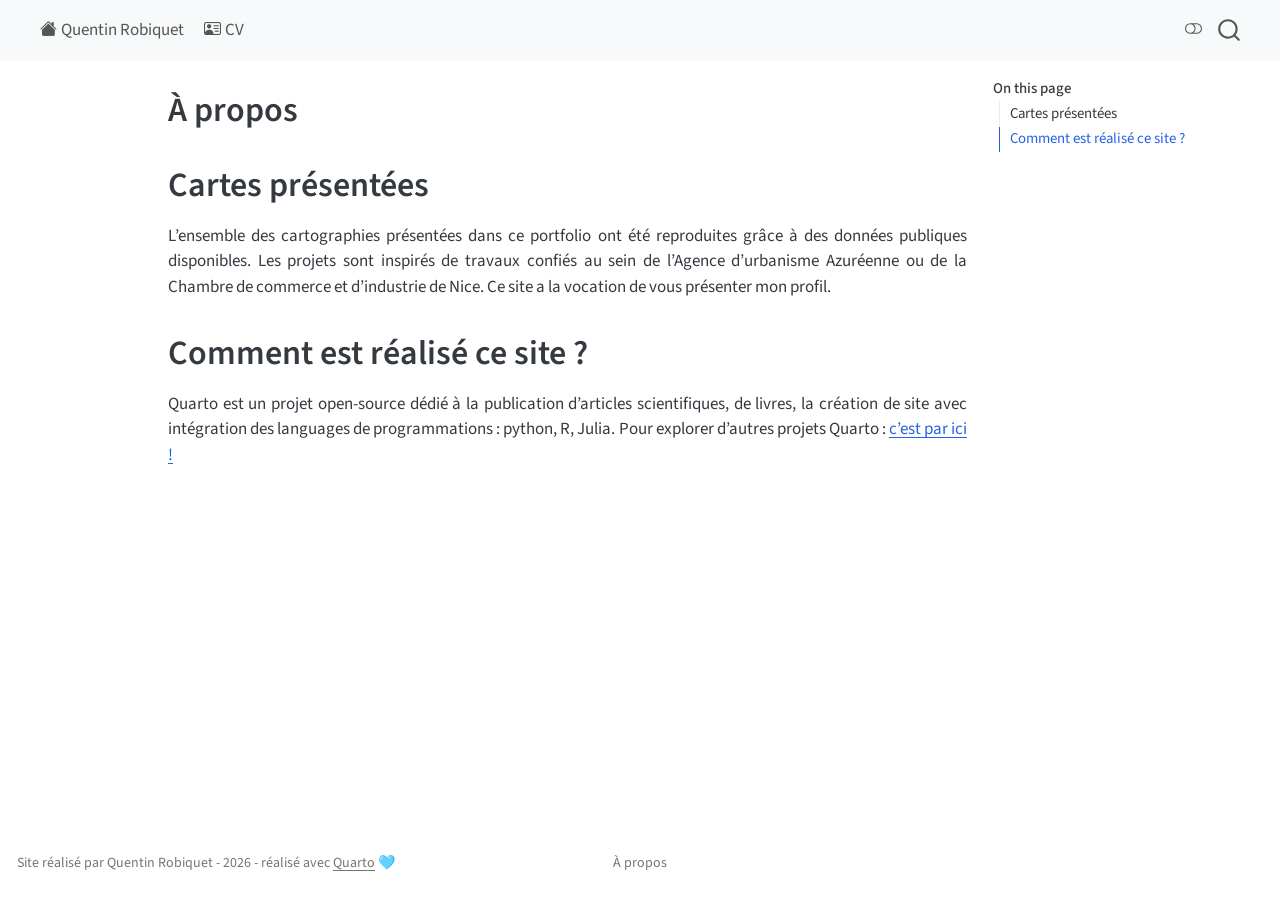
<file: about.html>
<!DOCTYPE html>
<html xmlns="http://www.w3.org/1999/xhtml" lang="en" xml:lang="en"><head>

<meta charset="utf-8">
<meta name="generator" content="quarto-1.10.19">

<meta name="viewport" content="width=device-width, initial-scale=1.0, user-scalable=yes">


<title>À propos</title>
<style>
/* Default styles provided by pandoc.
** See https://pandoc.org/MANUAL.html#variables-for-html for config info.
*/
span.smallcaps{font-variant: small-caps;}
div.columns{display: flex; gap: 1.5em;}
div.column{flex: auto;}
@media screen {
div.columns{gap: min(4vw, 1.5em);}
div.column{overflow-x: auto;}
}
div.hanging-indent{margin-left: 1.5em; text-indent: -1.5em;}
ul.task-list{list-style: none;}
ul.task-list li input[type="checkbox"] {
  width: 0.8em;
  margin: 0 0.8em 0.2em -1em; /* quarto-specific, see https://github.com/quarto-dev/quarto-cli/issues/4556 */ 
  vertical-align: middle;
}
</style>


<script src="site_libs/quarto-nav/quarto-nav.js"></script>
<script src="site_libs/quarto-nav/headroom.min.js"></script>
<script src="site_libs/clipboard/clipboard.min.js"></script>
<script src="site_libs/quarto-search/autocomplete.umd.js"></script>
<script src="site_libs/quarto-search/fuse.min.js"></script>
<script src="site_libs/quarto-search/quarto-search.js"></script>
<meta name="quarto:offset" content="./">
<script src="site_libs/quarto-html/quarto.js" type="module"></script>
<script src="site_libs/quarto-html/tabsets/tabsets.js" type="module"></script>
<script src="site_libs/quarto-html/popper.min.js"></script>
<script src="site_libs/quarto-html/tippy.umd.min.js"></script>
<script src="site_libs/quarto-html/anchor.min.js"></script>
<link href="site_libs/quarto-html/tippy.css" rel="stylesheet">
<link href="site_libs/quarto-html/quarto-syntax-highlighting-bf27225e3a48a9273f3daa8f8e829971.css" rel="stylesheet" class="quarto-color-scheme" id="quarto-text-highlighting-styles">
<link href="site_libs/quarto-html/quarto-syntax-highlighting-dark-b626d73c4c936ccc3cb08be7d45d1df6.css" rel="stylesheet" class="quarto-color-scheme quarto-color-alternate" id="quarto-text-highlighting-styles">
<link href="site_libs/quarto-html/quarto-syntax-highlighting-bf27225e3a48a9273f3daa8f8e829971.css" rel="stylesheet" class="quarto-color-scheme-extra" id="quarto-text-highlighting-styles">
<script src="site_libs/bootstrap/bootstrap.min.js"></script>
<link href="site_libs/bootstrap/bootstrap-icons.css" rel="stylesheet">
<link href="site_libs/bootstrap/bootstrap-172ba59bd5e0b52282274ba0c0cc16fc.min.css" rel="stylesheet" append-hash="true" class="quarto-color-scheme" id="quarto-bootstrap" data-mode="light">
<link href="site_libs/bootstrap/bootstrap-dark-8b348f4b4b74a528bf910da1e8c5139e.min.css" rel="stylesheet" append-hash="true" class="quarto-color-scheme quarto-color-alternate" id="quarto-bootstrap" data-mode="dark">
<link href="site_libs/bootstrap/bootstrap-172ba59bd5e0b52282274ba0c0cc16fc.min.css" rel="stylesheet" append-hash="true" class="quarto-color-scheme-extra" id="quarto-bootstrap" data-mode="light">
<script id="quarto-search-options" type="application/json">{
  "location": "navbar",
  "copy-button": false,
  "collapse-after": 3,
  "panel-placement": "end",
  "type": "overlay",
  "limit": 50,
  "keyboard-shortcut": [
    "f",
    "/",
    "s"
  ],
  "show-item-context": false,
  "language": {
    "search-no-results-text": "No results",
    "search-matching-documents-text": "matching documents",
    "search-copy-link-title": "Copy link to search",
    "search-hide-matches-text": "Hide additional matches",
    "search-more-match-text": "more match in this document",
    "search-more-matches-text": "more matches in this document",
    "search-clear-button-title": "Clear",
    "search-text-placeholder": "",
    "search-detached-cancel-button-title": "Cancel",
    "search-submit-button-title": "Submit",
    "search-label": "Search"
  }
}</script>


<link rel="stylesheet" href="styles.css">
</head>

<body class="nav-fixed quarto-light"><script id="quarto-html-before-body" type="application/javascript">
    const toggleBodyColorMode = (bsSheetEl) => {
      const mode = bsSheetEl.getAttribute("data-mode");
      const bodyEl = window.document.querySelector("body");
      if (mode === "dark") {
        bodyEl.classList.add("quarto-dark");
        bodyEl.classList.remove("quarto-light");
      } else {
        bodyEl.classList.add("quarto-light");
        bodyEl.classList.remove("quarto-dark");
      }
    }
    const toggleBodyColorPrimary = () => {
      const bsSheetEl = window.document.querySelector("link#quarto-bootstrap:not([rel=disabled-stylesheet])");
      if (bsSheetEl) {
        toggleBodyColorMode(bsSheetEl);
      }
    }
    const setColorSchemeToggle = (alternate) => {
      const toggles = window.document.querySelectorAll('.quarto-color-scheme-toggle');
      for (let i=0; i < toggles.length; i++) {
        const toggle = toggles[i];
        if (toggle) {
          if (alternate) {
            toggle.classList.add("alternate");
          } else {
            toggle.classList.remove("alternate");
          }
        }
      }
    };
    const toggleColorMode = (alternate) => {
      // Switch the stylesheets
      const primaryStylesheets = window.document.querySelectorAll('link.quarto-color-scheme:not(.quarto-color-alternate)');
      const alternateStylesheets = window.document.querySelectorAll('link.quarto-color-scheme.quarto-color-alternate');
      manageTransitions('#quarto-margin-sidebar .nav-link', false);
      if (alternate) {
        // note: dark is layered on light, we don't disable primary!
        enableStylesheet(alternateStylesheets);
        for (const sheetNode of alternateStylesheets) {
          if (sheetNode.id === "quarto-bootstrap") {
            toggleBodyColorMode(sheetNode);
          }
        }
      } else {
        disableStylesheet(alternateStylesheets);
        enableStylesheet(primaryStylesheets)
        toggleBodyColorPrimary();
      }
      manageTransitions('#quarto-margin-sidebar .nav-link', true);
      // Switch the toggles
      setColorSchemeToggle(alternate)
      // Hack to workaround the fact that safari doesn't
      // properly recolor the scrollbar when toggling (#1455)
      if (navigator.userAgent.indexOf('Safari') > 0 && navigator.userAgent.indexOf('Chrome') == -1) {
        manageTransitions("body", false);
        window.scrollTo(0, 1);
        setTimeout(() => {
          window.scrollTo(0, 0);
          manageTransitions("body", true);
        }, 40);
      }
    }
    const disableStylesheet = (stylesheets) => {
      for (let i=0; i < stylesheets.length; i++) {
        const stylesheet = stylesheets[i];
        stylesheet.rel = 'disabled-stylesheet';
      }
    }
    const enableStylesheet = (stylesheets) => {
      for (let i=0; i < stylesheets.length; i++) {
        const stylesheet = stylesheets[i];
        if(stylesheet.rel !== 'stylesheet') { // for Chrome, which will still FOUC without this check
          stylesheet.rel = 'stylesheet';
        }
      }
    }
    const manageTransitions = (selector, allowTransitions) => {
      const els = window.document.querySelectorAll(selector);
      for (let i=0; i < els.length; i++) {
        const el = els[i];
        if (allowTransitions) {
          el.classList.remove('notransition');
        } else {
          el.classList.add('notransition');
        }
      }
    }
    const isFileUrl = () => {
      return window.location.protocol === 'file:';
    }
    const hasAlternateSentinel = () => {
      let styleSentinel = getColorSchemeSentinel();
      if (styleSentinel !== null) {
        return styleSentinel === "alternate";
      } else {
        return false;
      }
    }
    const setStyleSentinel = (alternate) => {
      const value = alternate ? "alternate" : "default";
      if (!isFileUrl()) {
        window.localStorage.setItem("quarto-color-scheme", value);
      } else {
        localAlternateSentinel = value;
      }
    }
    const getColorSchemeSentinel = () => {
      if (!isFileUrl()) {
        const storageValue = window.localStorage.getItem("quarto-color-scheme");
        return storageValue != null ? storageValue : localAlternateSentinel;
      } else {
        return localAlternateSentinel;
      }
    }
    const toggleGiscusIfUsed = (isAlternate, darkModeDefault) => {
      const baseTheme = document.querySelector('#giscus-base-theme')?.value ?? 'light';
      const alternateTheme = document.querySelector('#giscus-alt-theme')?.value ?? 'dark';
      let newTheme = '';
      if(authorPrefersDark) {
        newTheme = isAlternate ? baseTheme : alternateTheme;
      } else {
        newTheme = isAlternate ? alternateTheme : baseTheme;
      }
      const changeGiscusTheme = () => {
        // From: https://github.com/giscus/giscus/issues/336
        const sendMessage = (message) => {
          const iframe = document.querySelector('iframe.giscus-frame');
          if (!iframe) return;
          iframe.contentWindow.postMessage({ giscus: message }, 'https://giscus.app');
        }
        sendMessage({
          setConfig: {
            theme: newTheme
          }
        });
      }
      const isGiscussLoaded = window.document.querySelector('iframe.giscus-frame') !== null;
      if (isGiscussLoaded) {
        changeGiscusTheme();
      }
    };
    const authorPrefersDark = false;
    const darkModeDefault = authorPrefersDark;
      document.querySelector('link#quarto-text-highlighting-styles.quarto-color-scheme-extra').rel = 'disabled-stylesheet';
      document.querySelector('link#quarto-bootstrap.quarto-color-scheme-extra').rel = 'disabled-stylesheet';
    let localAlternateSentinel = darkModeDefault ? 'alternate' : 'default';
    // Dark / light mode switch
    window.quartoToggleColorScheme = () => {
      // Read the current dark / light value
      let toAlternate = !hasAlternateSentinel();
      toggleColorMode(toAlternate);
      setStyleSentinel(toAlternate);
      toggleGiscusIfUsed(toAlternate, darkModeDefault);
      window.dispatchEvent(new Event('resize'));
    };
    // Switch to dark mode if need be
    if (hasAlternateSentinel()) {
      toggleColorMode(true);
    } else {
      toggleColorMode(false);
    }
  </script>

<div id="quarto-search-results"></div>
  <header id="quarto-header" class="headroom fixed-top">
    <nav class="navbar navbar-expand-lg " data-bs-theme="dark">
      <div class="navbar-container container-fluid">
            <div id="quarto-search" class="" title="Search"></div>
          <button class="navbar-toggler" type="button" data-bs-toggle="collapse" data-bs-target="#navbarCollapse" aria-controls="navbarCollapse" role="menu" aria-expanded="false" aria-label="Toggle navigation" onclick="if (window.quartoToggleHeadroom) { window.quartoToggleHeadroom(); }">
  <span class="navbar-toggler-icon"></span>
</button>
          <div class="collapse navbar-collapse" id="navbarCollapse">
            <ul class="navbar-nav navbar-nav-scroll me-auto">
  <li class="nav-item">
    <a class="nav-link" href="./index.html"> <i class="bi bi-house-fill" role="img">
</i> 
<span class="menu-text">Quentin Robiquet</span></a>
  </li>  
  <li class="nav-item">
    <a class="nav-link" href="./cv_global.pdf"> <i class="bi bi-person-vcard" role="img">
</i> 
<span class="menu-text">CV</span></a>
  </li>  
</ul>
          </div> <!-- /navcollapse -->
            <div class="quarto-navbar-tools">
  <a href="" class="quarto-color-scheme-toggle quarto-navigation-tool  px-1" onclick="window.quartoToggleColorScheme(); return false;" title="Toggle dark mode"><i class="bi"></i></a>
</div>
      </div> <!-- /container-fluid -->
    </nav>
</header>
<!-- content -->
<div id="quarto-content" class="quarto-container page-columns page-rows-contents page-layout-article page-navbar">
<!-- sidebar -->
<!-- margin-sidebar -->
    <div id="quarto-margin-sidebar" class="sidebar margin-sidebar">
        <nav id="TOC" role="doc-toc" class="toc-active">
    <h2 id="toc-title">On this page</h2>
   
  <ul>
  <li><a href="#cartes-présentées" id="toc-cartes-présentées" class="nav-link active" data-scroll-target="#cartes-présentées">Cartes présentées</a></li>
  <li><a href="#comment-est-réalisé-ce-site" id="toc-comment-est-réalisé-ce-site" class="nav-link" data-scroll-target="#comment-est-réalisé-ce-site">Comment est réalisé ce site ?</a></li>
  </ul>
</nav>
    </div>
<!-- main -->
<main class="content" id="quarto-document-content">


<header id="title-block-header" class="quarto-title-block default">
<div class="quarto-title">
<h1 class="title">À propos</h1>
</div>



<div class="quarto-title-meta">

    
  
    
  </div>
  


</header>


<section id="cartes-présentées" class="level1">
<h1>Cartes présentées</h1>
<p>L’ensemble des cartographies présentées dans ce portfolio ont été reproduites grâce à des données publiques disponibles. Les projets sont inspirés de travaux confiés au sein de l’Agence d’urbanisme Azuréenne ou de la Chambre de commerce et d’industrie de Nice. Ce site a la vocation de vous présenter mon profil.</p>
</section>
<section id="comment-est-réalisé-ce-site" class="level1">
<h1>Comment est réalisé ce site ?</h1>
<p>Quarto est un projet open-source dédié à la publication d’articles scientifiques, de livres, la création de site avec intégration des languages de programmations : python, R, Julia. Pour explorer d’autres projets Quarto : <a href="https://quarto.org/docs/websites">c’est par ici !</a></p>


</section>

<a onclick="window.scrollTo(0, 0); return false;" role="button" id="quarto-back-to-top"><i class="bi bi-arrow-up"></i> Back to top</a></main> <!-- /main -->
<script id="quarto-html-after-body" type="application/javascript">
  window.document.addEventListener("DOMContentLoaded", function (event) {
    // Ensure there is a toggle, if there isn't float one in the top right
    if (window.document.querySelector('.quarto-color-scheme-toggle') === null) {
      const a = window.document.createElement('a');
      a.classList.add('top-right');
      a.classList.add('quarto-color-scheme-toggle');
      a.href = "";
      a.onclick = function() { try { window.quartoToggleColorScheme(); } catch {} return false; };
      const i = window.document.createElement("i");
      i.classList.add('bi');
      a.appendChild(i);
      window.document.body.appendChild(a);
    }
    setColorSchemeToggle(hasAlternateSentinel())
    const icon = "";
    const anchorJS = new window.AnchorJS();
    anchorJS.options = {
      placement: 'right',
      icon: icon
    };
    anchorJS.add('.anchored');
    const isCodeAnnotation = (el) => {
      for (const clz of el.classList) {
        if (clz.startsWith('code-annotation-')) {                     
          return true;
        }
      }
      return false;
    }
    const onCopySuccess = function(e) {
      // button target
      const button = e.trigger;
      // don't keep focus
      button.blur();
      // flash "checked"
      button.classList.add('code-copy-button-checked');
      var currentTitle = button.getAttribute("title");
      button.setAttribute("title", "Copied!");
      let tooltip;
      if (window.bootstrap) {
        button.setAttribute("data-bs-toggle", "tooltip");
        button.setAttribute("data-bs-placement", "left");
        button.setAttribute("data-bs-title", "Copied!");
        tooltip = new bootstrap.Tooltip(button, 
          { trigger: "manual", 
            customClass: "code-copy-button-tooltip",
            offset: [0, -8]});
        tooltip.show();    
      }
      setTimeout(function() {
        if (tooltip) {
          tooltip.hide();
          button.removeAttribute("data-bs-title");
          button.removeAttribute("data-bs-toggle");
          button.removeAttribute("data-bs-placement");
        }
        button.setAttribute("title", currentTitle);
        button.classList.remove('code-copy-button-checked');
      }, 1000);
      // clear code selection
      e.clearSelection();
    }
    const getTextToCopy = function(trigger) {
      const outerScaffold = trigger.parentElement.cloneNode(true);
      const codeEl = outerScaffold.querySelector('code');
      for (const childEl of codeEl.children) {
        if (isCodeAnnotation(childEl)) {
          childEl.remove();
        }
      }
      return codeEl.innerText;
    }
    const clipboard = new window.ClipboardJS('.code-copy-button:not([data-in-quarto-modal])', {
      text: getTextToCopy
    });
    clipboard.on('success', onCopySuccess);
    if (window.document.getElementById('quarto-embedded-source-code-modal')) {
      const clipboardModal = new window.ClipboardJS('.code-copy-button[data-in-quarto-modal]', {
        text: getTextToCopy,
        container: window.document.getElementById('quarto-embedded-source-code-modal')
      });
      clipboardModal.on('success', onCopySuccess);
    }
      var localhostRegex = new RegExp(/^(?:http|https):\/\/localhost\:?[0-9]*\//);
      var mailtoRegex = new RegExp(/^mailto:/);
        var filterRegex = new RegExp("https:\/\/proquentinrobiquet\.github\.io\/portfolio_QR\/");
      var isInternal = (href) => {
          return filterRegex.test(href) || localhostRegex.test(href) || mailtoRegex.test(href);
      }
      // Inspect non-navigation links and adorn them if external
     var links = window.document.querySelectorAll('a[href]:not(.nav-link):not(.navbar-brand):not(.toc-action):not(.sidebar-link):not(.sidebar-item-toggle):not(.pagination-link):not(.no-external):not([aria-hidden]):not(.dropdown-item):not(.quarto-navigation-tool):not(.about-link)');
      for (var i=0; i<links.length; i++) {
        const link = links[i];
        if (!isInternal(link.href)) {
          // undo the damage that might have been done by quarto-nav.js in the case of
          // links that we want to consider external
          if (link.dataset.originalHref !== undefined) {
            link.href = link.dataset.originalHref;
          }
        }
      }
    function tippyHover(el, contentFn, onTriggerFn, onUntriggerFn) {
      const config = {
        allowHTML: true,
        maxWidth: 500,
        delay: 100,
        arrow: false,
        appendTo: function(el) {
            return el.parentElement;
        },
        interactive: true,
        interactiveBorder: 10,
        theme: 'quarto',
        placement: 'bottom-start',
      };
      if (contentFn) {
        config.content = contentFn;
      }
      if (onTriggerFn) {
        config.onTrigger = onTriggerFn;
      }
      if (onUntriggerFn) {
        config.onUntrigger = onUntriggerFn;
      }
      window.tippy(el, config); 
    }
    const noterefs = window.document.querySelectorAll('a[role="doc-noteref"]');
    for (var i=0; i<noterefs.length; i++) {
      const ref = noterefs[i];
      tippyHover(ref, function() {
        // use id or data attribute instead here
        let href = ref.getAttribute('data-footnote-href') || ref.getAttribute('href');
        try { href = new URL(href).hash; } catch {}
        const id = href.replace(/^#\/?/, "");
        const note = window.document.getElementById(id);
        if (note) {
          return note.innerHTML;
        } else {
          return "";
        }
      });
    }
    const xrefs = window.document.querySelectorAll('a.quarto-xref');
    const processXRef = (id, note) => {
      // Strip column container classes
      const stripColumnClz = (el) => {
        el.classList.remove("page-full", "page-columns");
        if (el.children) {
          for (const child of el.children) {
            stripColumnClz(child);
          }
        }
      }
      stripColumnClz(note)
      if (id === null || id.startsWith('sec-')) {
        // Special case sections, only their first couple elements
        const container = document.createElement("div");
        if (note.children && note.children.length > 2) {
          container.appendChild(note.children[0].cloneNode(true));
          for (let i = 1; i < note.children.length; i++) {
            const child = note.children[i];
            if (child.tagName === "P" && child.innerText === "") {
              continue;
            } else {
              container.appendChild(child.cloneNode(true));
              break;
            }
          }
          if (window.Quarto?.typesetMath) {
            window.Quarto.typesetMath(container);
          }
          return container.innerHTML
        } else {
          if (window.Quarto?.typesetMath) {
            window.Quarto.typesetMath(note);
          }
          return note.innerHTML;
        }
      } else {
        // Remove any anchor links if they are present
        const anchorLink = note.querySelector('a.anchorjs-link');
        if (anchorLink) {
          anchorLink.remove();
        }
        if (window.Quarto?.typesetMath) {
          window.Quarto.typesetMath(note);
        }
        if (note.classList.contains("callout")) {
          return note.outerHTML;
        } else {
          return note.innerHTML;
        }
      }
    }
    for (var i=0; i<xrefs.length; i++) {
      const xref = xrefs[i];
      tippyHover(xref, undefined, function(instance) {
        instance.disable();
        let url = xref.getAttribute('href');
        let hash = undefined; 
        if (url.startsWith('#')) {
          hash = url;
        } else {
          try { hash = new URL(url).hash; } catch {}
        }
        if (hash) {
          const id = hash.replace(/^#\/?/, "");
          const note = window.document.getElementById(id);
          if (note !== null) {
            try {
              const html = processXRef(id, note.cloneNode(true));
              instance.setContent(html);
            } finally {
              instance.enable();
              instance.show();
            }
          } else {
            // See if we can fetch this
            fetch(url.split('#')[0])
            .then(res => res.text())
            .then(html => {
              const parser = new DOMParser();
              const htmlDoc = parser.parseFromString(html, "text/html");
              const note = htmlDoc.getElementById(id);
              if (note !== null) {
                const html = processXRef(id, note);
                instance.setContent(html);
              } 
            }).finally(() => {
              instance.enable();
              instance.show();
            });
          }
        } else {
          // See if we can fetch a full url (with no hash to target)
          // This is a special case and we should probably do some content thinning / targeting
          fetch(url)
          .then(res => res.text())
          .then(html => {
            const parser = new DOMParser();
            const htmlDoc = parser.parseFromString(html, "text/html");
            const note = htmlDoc.querySelector('main.content');
            if (note !== null) {
              // This should only happen for chapter cross references
              // (since there is no id in the URL)
              // remove the first header
              if (note.children.length > 0 && note.children[0].tagName === "HEADER") {
                note.children[0].remove();
              }
              const html = processXRef(null, note);
              instance.setContent(html);
            } 
          }).finally(() => {
            instance.enable();
            instance.show();
          });
        }
      }, function(instance) {
      });
    }
        let selectedAnnoteEl;
        const selectorForAnnotation = ( cell, annotation) => {
          let cellAttr = 'data-code-cell="' + cell + '"';
          let lineAttr = 'data-code-annotation="' +  annotation + '"';
          const selector = 'span[' + cellAttr + '][' + lineAttr + ']';
          return selector;
        }
        const selectCodeLines = (annoteEl) => {
          const doc = window.document;
          const targetCell = annoteEl.getAttribute("data-target-cell");
          const targetAnnotation = annoteEl.getAttribute("data-target-annotation");
          const annoteSpan = window.document.querySelector(selectorForAnnotation(targetCell, targetAnnotation));
          const lines = annoteSpan.getAttribute("data-code-lines").split(",");
          const lineIds = lines.map((line) => {
            return targetCell + "-" + line;
          })
          let top = null;
          let height = null;
          let parent = null;
          if (lineIds.length > 0) {
              //compute the position of the single el (top and bottom and make a div)
              const el = window.document.getElementById(lineIds[0]);
              top = el.offsetTop;
              height = el.offsetHeight;
              parent = el.parentElement.parentElement;
            if (lineIds.length > 1) {
              const lastEl = window.document.getElementById(lineIds[lineIds.length - 1]);
              const bottom = lastEl.offsetTop + lastEl.offsetHeight;
              height = bottom - top;
            }
            if (top !== null && height !== null && parent !== null) {
              // cook up a div (if necessary) and position it 
              let div = window.document.getElementById("code-annotation-line-highlight");
              if (div === null) {
                div = window.document.createElement("div");
                div.setAttribute("id", "code-annotation-line-highlight");
                div.style.position = 'absolute';
                parent.appendChild(div);
              }
              div.style.top = top - 2 + "px";
              div.style.height = height + 4 + "px";
              div.style.left = 0;
              let gutterDiv = window.document.getElementById("code-annotation-line-highlight-gutter");
              if (gutterDiv === null) {
                gutterDiv = window.document.createElement("div");
                gutterDiv.setAttribute("id", "code-annotation-line-highlight-gutter");
                gutterDiv.style.position = 'absolute';
                const codeCell = window.document.getElementById(targetCell);
                const gutter = codeCell.querySelector('.code-annotation-gutter');
                gutter.appendChild(gutterDiv);
              }
              gutterDiv.style.top = top - 2 + "px";
              gutterDiv.style.height = height + 4 + "px";
            }
            selectedAnnoteEl = annoteEl;
          }
        };
        const unselectCodeLines = () => {
          const elementsIds = ["code-annotation-line-highlight", "code-annotation-line-highlight-gutter"];
          elementsIds.forEach((elId) => {
            const div = window.document.getElementById(elId);
            if (div) {
              div.remove();
            }
          });
          selectedAnnoteEl = undefined;
        };
          // Handle positioning of the toggle
      window.addEventListener(
        "resize",
        throttle(() => {
          elRect = undefined;
          if (selectedAnnoteEl) {
            selectCodeLines(selectedAnnoteEl);
          }
        }, 10)
      );
      function throttle(fn, ms) {
      let throttle = false;
      let timer;
        return (...args) => {
          if(!throttle) { // first call gets through
              fn.apply(this, args);
              throttle = true;
          } else { // all the others get throttled
              if(timer) clearTimeout(timer); // cancel #2
              timer = setTimeout(() => {
                fn.apply(this, args);
                timer = throttle = false;
              }, ms);
          }
        };
      }
        // Attach click handler to the DT
        const annoteDls = window.document.querySelectorAll('dt[data-target-cell]');
        for (const annoteDlNode of annoteDls) {
          annoteDlNode.addEventListener('click', (event) => {
            const clickedEl = event.target;
            if (clickedEl !== selectedAnnoteEl) {
              unselectCodeLines();
              const activeEl = window.document.querySelector('dt[data-target-cell].code-annotation-active');
              if (activeEl) {
                activeEl.classList.remove('code-annotation-active');
              }
              selectCodeLines(clickedEl);
              clickedEl.classList.add('code-annotation-active');
            } else {
              // Unselect the line
              unselectCodeLines();
              clickedEl.classList.remove('code-annotation-active');
            }
          });
        }
    const findCites = (el) => {
      const parentEl = el.parentElement;
      if (parentEl) {
        const cites = parentEl.dataset.cites;
        if (cites) {
          return {
            el,
            cites: cites.split(' ')
          };
        } else {
          return findCites(el.parentElement)
        }
      } else {
        return undefined;
      }
    };
    var bibliorefs = window.document.querySelectorAll('a[role="doc-biblioref"]');
    for (var i=0; i<bibliorefs.length; i++) {
      const ref = bibliorefs[i];
      const citeInfo = findCites(ref);
      if (citeInfo) {
        tippyHover(citeInfo.el, function() {
          var popup = window.document.createElement('div');
          citeInfo.cites.forEach(function(cite) {
            var citeDiv = window.document.createElement('div');
            citeDiv.classList.add('hanging-indent');
            citeDiv.classList.add('csl-entry');
            var biblioDiv = window.document.getElementById('ref-' + cite);
            if (biblioDiv) {
              citeDiv.innerHTML = biblioDiv.innerHTML;
            }
            popup.appendChild(citeDiv);
          });
          return popup.innerHTML;
        });
      }
    }
  });
  </script>
</div> <!-- /content -->
<footer class="footer">
  <div class="nav-footer">
    <div class="nav-footer-left">
<p>Site réalisé par Quentin Robiquet - 2026 - réalisé avec <a href="https://quarto.org">Quarto</a> 🩵​</p>
</div>   
    <div class="nav-footer-center">
      <ul class="footer-items list-unstyled">
    <li class="nav-item">
    <a class="nav-link active" href="./about.html" aria-current="page">
<p>À propos</p>
</a>
  </li>  
</ul>
    </div>
    <div class="nav-footer-right">
      &nbsp;
    </div>
  </div>
</footer>




</body></html>
</file>
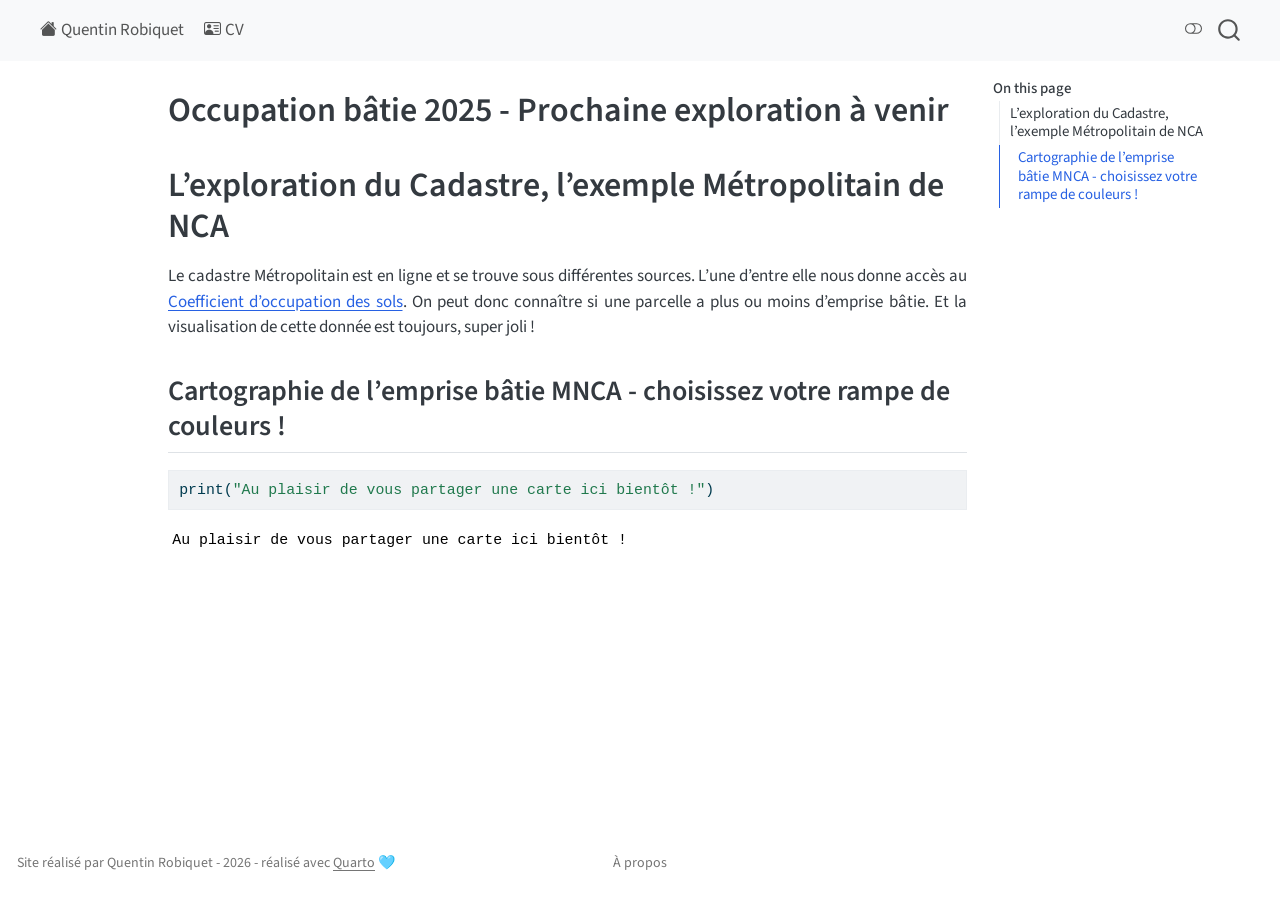
<file: Occupation batie 2025.html>
<!DOCTYPE html>
<html xmlns="http://www.w3.org/1999/xhtml" lang="en" xml:lang="en"><head>

<meta charset="utf-8">
<meta name="generator" content="quarto-1.10.19">

<meta name="viewport" content="width=device-width, initial-scale=1.0, user-scalable=yes">


<title>Occupation bâtie 2025 - Prochaine exploration à venir</title>
<style>
/* Default styles provided by pandoc.
** See https://pandoc.org/MANUAL.html#variables-for-html for config info.
*/
span.smallcaps{font-variant: small-caps;}
div.columns{display: flex; gap: 1.5em;}
div.column{flex: auto;}
@media screen {
div.columns{gap: min(4vw, 1.5em);}
div.column{overflow-x: auto;}
}
div.hanging-indent{margin-left: 1.5em; text-indent: -1.5em;}
ul.task-list{list-style: none;}
ul.task-list li input[type="checkbox"] {
  width: 0.8em;
  margin: 0 0.8em 0.2em -1em; /* quarto-specific, see https://github.com/quarto-dev/quarto-cli/issues/4556 */ 
  vertical-align: middle;
}
/* CSS for syntax highlighting */
html { -webkit-text-size-adjust: 100%; }
pre > code.sourceCode { white-space: pre; position: relative; }
pre > code.sourceCode > span { display: inline-block; line-height: 1.25; }
pre > code.sourceCode > span:empty { height: 1.2em; }
.sourceCode { overflow: visible; }
code.sourceCode > span { color: inherit; text-decoration: inherit; }
div.sourceCode { margin: 1em 0; }
pre.sourceCode { margin: 0; }
@media screen {
div.sourceCode { overflow: auto; }
}
@media print {
pre > code.sourceCode { white-space: pre-wrap; }
pre > code.sourceCode > span { text-indent: -5em; padding-left: 5em; }
}
pre.numberSource code
  { counter-reset: source-line 0; }
pre.numberSource code > span
  { position: relative; left: -4em; counter-increment: source-line; }
pre.numberSource code > span > a:first-child::before
  { content: counter(source-line);
    position: relative; left: -1em; text-align: right; vertical-align: baseline;
    border: none; display: inline-block;
    -webkit-touch-callout: none; -webkit-user-select: none;
    -khtml-user-select: none; -moz-user-select: none;
    -ms-user-select: none; user-select: none;
    padding: 0 4px; width: 4em;
  }
pre.numberSource { margin-left: 3em;  padding-left: 4px; }
div.sourceCode
  {   }
@media screen {
pre > code.sourceCode > span > a:first-child::before { text-decoration: underline; }
}
</style>


<script src="site_libs/quarto-nav/quarto-nav.js"></script>
<script src="site_libs/quarto-nav/headroom.min.js"></script>
<script src="site_libs/clipboard/clipboard.min.js"></script>
<script src="site_libs/quarto-search/autocomplete.umd.js"></script>
<script src="site_libs/quarto-search/fuse.min.js"></script>
<script src="site_libs/quarto-search/quarto-search.js"></script>
<meta name="quarto:offset" content="./">
<script src="site_libs/quarto-html/quarto.js" type="module"></script>
<script src="site_libs/quarto-html/tabsets/tabsets.js" type="module"></script>
<script src="site_libs/quarto-html/popper.min.js"></script>
<script src="site_libs/quarto-html/tippy.umd.min.js"></script>
<script src="site_libs/quarto-html/anchor.min.js"></script>
<link href="site_libs/quarto-html/tippy.css" rel="stylesheet">
<link href="site_libs/quarto-html/quarto-syntax-highlighting-bf27225e3a48a9273f3daa8f8e829971.css" rel="stylesheet" class="quarto-color-scheme" id="quarto-text-highlighting-styles">
<link href="site_libs/quarto-html/quarto-syntax-highlighting-dark-b626d73c4c936ccc3cb08be7d45d1df6.css" rel="stylesheet" class="quarto-color-scheme quarto-color-alternate" id="quarto-text-highlighting-styles">
<link href="site_libs/quarto-html/quarto-syntax-highlighting-bf27225e3a48a9273f3daa8f8e829971.css" rel="stylesheet" class="quarto-color-scheme-extra" id="quarto-text-highlighting-styles">
<script src="site_libs/bootstrap/bootstrap.min.js"></script>
<link href="site_libs/bootstrap/bootstrap-icons.css" rel="stylesheet">
<link href="site_libs/bootstrap/bootstrap-172ba59bd5e0b52282274ba0c0cc16fc.min.css" rel="stylesheet" append-hash="true" class="quarto-color-scheme" id="quarto-bootstrap" data-mode="light">
<link href="site_libs/bootstrap/bootstrap-dark-8b348f4b4b74a528bf910da1e8c5139e.min.css" rel="stylesheet" append-hash="true" class="quarto-color-scheme quarto-color-alternate" id="quarto-bootstrap" data-mode="dark">
<link href="site_libs/bootstrap/bootstrap-172ba59bd5e0b52282274ba0c0cc16fc.min.css" rel="stylesheet" append-hash="true" class="quarto-color-scheme-extra" id="quarto-bootstrap" data-mode="light">
<script id="quarto-search-options" type="application/json">{
  "location": "navbar",
  "copy-button": false,
  "collapse-after": 3,
  "panel-placement": "end",
  "type": "overlay",
  "limit": 50,
  "keyboard-shortcut": [
    "f",
    "/",
    "s"
  ],
  "show-item-context": false,
  "language": {
    "search-no-results-text": "No results",
    "search-matching-documents-text": "matching documents",
    "search-copy-link-title": "Copy link to search",
    "search-hide-matches-text": "Hide additional matches",
    "search-more-match-text": "more match in this document",
    "search-more-matches-text": "more matches in this document",
    "search-clear-button-title": "Clear",
    "search-text-placeholder": "",
    "search-detached-cancel-button-title": "Cancel",
    "search-submit-button-title": "Submit",
    "search-label": "Search"
  }
}</script>


<link rel="stylesheet" href="styles.css">
</head>

<body class="nav-fixed quarto-light"><script id="quarto-html-before-body" type="application/javascript">
    const toggleBodyColorMode = (bsSheetEl) => {
      const mode = bsSheetEl.getAttribute("data-mode");
      const bodyEl = window.document.querySelector("body");
      if (mode === "dark") {
        bodyEl.classList.add("quarto-dark");
        bodyEl.classList.remove("quarto-light");
      } else {
        bodyEl.classList.add("quarto-light");
        bodyEl.classList.remove("quarto-dark");
      }
    }
    const toggleBodyColorPrimary = () => {
      const bsSheetEl = window.document.querySelector("link#quarto-bootstrap:not([rel=disabled-stylesheet])");
      if (bsSheetEl) {
        toggleBodyColorMode(bsSheetEl);
      }
    }
    const setColorSchemeToggle = (alternate) => {
      const toggles = window.document.querySelectorAll('.quarto-color-scheme-toggle');
      for (let i=0; i < toggles.length; i++) {
        const toggle = toggles[i];
        if (toggle) {
          if (alternate) {
            toggle.classList.add("alternate");
          } else {
            toggle.classList.remove("alternate");
          }
        }
      }
    };
    const toggleColorMode = (alternate) => {
      // Switch the stylesheets
      const primaryStylesheets = window.document.querySelectorAll('link.quarto-color-scheme:not(.quarto-color-alternate)');
      const alternateStylesheets = window.document.querySelectorAll('link.quarto-color-scheme.quarto-color-alternate');
      manageTransitions('#quarto-margin-sidebar .nav-link', false);
      if (alternate) {
        // note: dark is layered on light, we don't disable primary!
        enableStylesheet(alternateStylesheets);
        for (const sheetNode of alternateStylesheets) {
          if (sheetNode.id === "quarto-bootstrap") {
            toggleBodyColorMode(sheetNode);
          }
        }
      } else {
        disableStylesheet(alternateStylesheets);
        enableStylesheet(primaryStylesheets)
        toggleBodyColorPrimary();
      }
      manageTransitions('#quarto-margin-sidebar .nav-link', true);
      // Switch the toggles
      setColorSchemeToggle(alternate)
      // Hack to workaround the fact that safari doesn't
      // properly recolor the scrollbar when toggling (#1455)
      if (navigator.userAgent.indexOf('Safari') > 0 && navigator.userAgent.indexOf('Chrome') == -1) {
        manageTransitions("body", false);
        window.scrollTo(0, 1);
        setTimeout(() => {
          window.scrollTo(0, 0);
          manageTransitions("body", true);
        }, 40);
      }
    }
    const disableStylesheet = (stylesheets) => {
      for (let i=0; i < stylesheets.length; i++) {
        const stylesheet = stylesheets[i];
        stylesheet.rel = 'disabled-stylesheet';
      }
    }
    const enableStylesheet = (stylesheets) => {
      for (let i=0; i < stylesheets.length; i++) {
        const stylesheet = stylesheets[i];
        if(stylesheet.rel !== 'stylesheet') { // for Chrome, which will still FOUC without this check
          stylesheet.rel = 'stylesheet';
        }
      }
    }
    const manageTransitions = (selector, allowTransitions) => {
      const els = window.document.querySelectorAll(selector);
      for (let i=0; i < els.length; i++) {
        const el = els[i];
        if (allowTransitions) {
          el.classList.remove('notransition');
        } else {
          el.classList.add('notransition');
        }
      }
    }
    const isFileUrl = () => {
      return window.location.protocol === 'file:';
    }
    const hasAlternateSentinel = () => {
      let styleSentinel = getColorSchemeSentinel();
      if (styleSentinel !== null) {
        return styleSentinel === "alternate";
      } else {
        return false;
      }
    }
    const setStyleSentinel = (alternate) => {
      const value = alternate ? "alternate" : "default";
      if (!isFileUrl()) {
        window.localStorage.setItem("quarto-color-scheme", value);
      } else {
        localAlternateSentinel = value;
      }
    }
    const getColorSchemeSentinel = () => {
      if (!isFileUrl()) {
        const storageValue = window.localStorage.getItem("quarto-color-scheme");
        return storageValue != null ? storageValue : localAlternateSentinel;
      } else {
        return localAlternateSentinel;
      }
    }
    const toggleGiscusIfUsed = (isAlternate, darkModeDefault) => {
      const baseTheme = document.querySelector('#giscus-base-theme')?.value ?? 'light';
      const alternateTheme = document.querySelector('#giscus-alt-theme')?.value ?? 'dark';
      let newTheme = '';
      if(authorPrefersDark) {
        newTheme = isAlternate ? baseTheme : alternateTheme;
      } else {
        newTheme = isAlternate ? alternateTheme : baseTheme;
      }
      const changeGiscusTheme = () => {
        // From: https://github.com/giscus/giscus/issues/336
        const sendMessage = (message) => {
          const iframe = document.querySelector('iframe.giscus-frame');
          if (!iframe) return;
          iframe.contentWindow.postMessage({ giscus: message }, 'https://giscus.app');
        }
        sendMessage({
          setConfig: {
            theme: newTheme
          }
        });
      }
      const isGiscussLoaded = window.document.querySelector('iframe.giscus-frame') !== null;
      if (isGiscussLoaded) {
        changeGiscusTheme();
      }
    };
    const authorPrefersDark = false;
    const darkModeDefault = authorPrefersDark;
      document.querySelector('link#quarto-text-highlighting-styles.quarto-color-scheme-extra').rel = 'disabled-stylesheet';
      document.querySelector('link#quarto-bootstrap.quarto-color-scheme-extra').rel = 'disabled-stylesheet';
    let localAlternateSentinel = darkModeDefault ? 'alternate' : 'default';
    // Dark / light mode switch
    window.quartoToggleColorScheme = () => {
      // Read the current dark / light value
      let toAlternate = !hasAlternateSentinel();
      toggleColorMode(toAlternate);
      setStyleSentinel(toAlternate);
      toggleGiscusIfUsed(toAlternate, darkModeDefault);
      window.dispatchEvent(new Event('resize'));
    };
    // Switch to dark mode if need be
    if (hasAlternateSentinel()) {
      toggleColorMode(true);
    } else {
      toggleColorMode(false);
    }
  </script>

<div id="quarto-search-results"></div>
  <header id="quarto-header" class="headroom fixed-top">
    <nav class="navbar navbar-expand-lg " data-bs-theme="dark">
      <div class="navbar-container container-fluid">
            <div id="quarto-search" class="" title="Search"></div>
          <button class="navbar-toggler" type="button" data-bs-toggle="collapse" data-bs-target="#navbarCollapse" aria-controls="navbarCollapse" role="menu" aria-expanded="false" aria-label="Toggle navigation" onclick="if (window.quartoToggleHeadroom) { window.quartoToggleHeadroom(); }">
  <span class="navbar-toggler-icon"></span>
</button>
          <div class="collapse navbar-collapse" id="navbarCollapse">
            <ul class="navbar-nav navbar-nav-scroll me-auto">
  <li class="nav-item">
    <a class="nav-link" href="./index.html"> <i class="bi bi-house-fill" role="img">
</i> 
<span class="menu-text">Quentin Robiquet</span></a>
  </li>  
  <li class="nav-item">
    <a class="nav-link" href="./cv_global.pdf"> <i class="bi bi-person-vcard" role="img">
</i> 
<span class="menu-text">CV</span></a>
  </li>  
</ul>
          </div> <!-- /navcollapse -->
            <div class="quarto-navbar-tools">
  <a href="" class="quarto-color-scheme-toggle quarto-navigation-tool  px-1" onclick="window.quartoToggleColorScheme(); return false;" title="Toggle dark mode"><i class="bi"></i></a>
</div>
      </div> <!-- /container-fluid -->
    </nav>
</header>
<!-- content -->
<div id="quarto-content" class="quarto-container page-columns page-rows-contents page-layout-article page-navbar">
<!-- sidebar -->
<!-- margin-sidebar -->
    <div id="quarto-margin-sidebar" class="sidebar margin-sidebar">
        <nav id="TOC" role="doc-toc" class="toc-active">
    <h2 id="toc-title">On this page</h2>
   
  <ul>
  <li><a href="#lexploration-du-cadastre-lexemple-métropolitain-de-nca" id="toc-lexploration-du-cadastre-lexemple-métropolitain-de-nca" class="nav-link active" data-scroll-target="#lexploration-du-cadastre-lexemple-métropolitain-de-nca">L’exploration du Cadastre, l’exemple Métropolitain de NCA</a>
  <ul class="collapse">
  <li><a href="#cartographie-de-lemprise-bâtie-mnca---choisissez-votre-rampe-de-couleurs" id="toc-cartographie-de-lemprise-bâtie-mnca---choisissez-votre-rampe-de-couleurs" class="nav-link" data-scroll-target="#cartographie-de-lemprise-bâtie-mnca---choisissez-votre-rampe-de-couleurs">Cartographie de l’emprise bâtie MNCA - choisissez votre rampe de couleurs !</a></li>
  </ul></li>
  </ul>
</nav>
    </div>
<!-- main -->
<main class="content" id="quarto-document-content">


<header id="title-block-header" class="quarto-title-block default">
<div class="quarto-title">
<h1 class="title">Occupation bâtie 2025 - Prochaine exploration à venir</h1>
</div>



<div class="quarto-title-meta">

    
  
    
  </div>
  


</header>


<section id="lexploration-du-cadastre-lexemple-métropolitain-de-nca" class="level1">
<h1>L’exploration du Cadastre, l’exemple Métropolitain de NCA</h1>
<p>Le cadastre Métropolitain est en ligne et se trouve sous différentes sources. L’une d’entre elle nous donne accès au <a href="https://fr.wikipedia.org/wiki/Coefficient_d%27emprise_au_sol#:~:text=Le%20coefficient%20d%27emprise%20au,compris%20entre%200%20et%201.">Coefficient d’occupation des sols</a>. On peut donc connaître si une parcelle a plus ou moins d’emprise bâtie. Et la visualisation de cette donnée est toujours, super joli !</p>
<section id="cartographie-de-lemprise-bâtie-mnca---choisissez-votre-rampe-de-couleurs" class="level2">
<h2 class="anchored" data-anchor-id="cartographie-de-lemprise-bâtie-mnca---choisissez-votre-rampe-de-couleurs">Cartographie de l’emprise bâtie MNCA - choisissez votre rampe de couleurs !</h2>
<div id="68343f9c" class="cell" data-execution_count="1">
<div class="code-copy-outer-scaffold"><div class="sourceCode cell-code" id="cb1"><pre class="sourceCode python code-with-copy"><code class="sourceCode python"><span id="cb1-1"><a href="#cb1-1" aria-hidden="true" tabindex="-1"></a><span class="bu">print</span>(<span class="st">"Au plaisir de vous partager une carte ici bientôt !"</span>)</span></code></pre></div><button title="Copy to Clipboard" class="code-copy-button"><i class="bi"></i></button></div>
<div class="cell-output cell-output-stdout">
<pre><code>Au plaisir de vous partager une carte ici bientôt !</code></pre>
</div>
</div>


</section>
</section>

<a onclick="window.scrollTo(0, 0); return false;" role="button" id="quarto-back-to-top"><i class="bi bi-arrow-up"></i> Back to top</a></main> <!-- /main -->
<script id="quarto-html-after-body" type="application/javascript">
  window.document.addEventListener("DOMContentLoaded", function (event) {
    // Ensure there is a toggle, if there isn't float one in the top right
    if (window.document.querySelector('.quarto-color-scheme-toggle') === null) {
      const a = window.document.createElement('a');
      a.classList.add('top-right');
      a.classList.add('quarto-color-scheme-toggle');
      a.href = "";
      a.onclick = function() { try { window.quartoToggleColorScheme(); } catch {} return false; };
      const i = window.document.createElement("i");
      i.classList.add('bi');
      a.appendChild(i);
      window.document.body.appendChild(a);
    }
    setColorSchemeToggle(hasAlternateSentinel())
    const icon = "";
    const anchorJS = new window.AnchorJS();
    anchorJS.options = {
      placement: 'right',
      icon: icon
    };
    anchorJS.add('.anchored');
    const isCodeAnnotation = (el) => {
      for (const clz of el.classList) {
        if (clz.startsWith('code-annotation-')) {                     
          return true;
        }
      }
      return false;
    }
    const onCopySuccess = function(e) {
      // button target
      const button = e.trigger;
      // don't keep focus
      button.blur();
      // flash "checked"
      button.classList.add('code-copy-button-checked');
      var currentTitle = button.getAttribute("title");
      button.setAttribute("title", "Copied!");
      let tooltip;
      if (window.bootstrap) {
        button.setAttribute("data-bs-toggle", "tooltip");
        button.setAttribute("data-bs-placement", "left");
        button.setAttribute("data-bs-title", "Copied!");
        tooltip = new bootstrap.Tooltip(button, 
          { trigger: "manual", 
            customClass: "code-copy-button-tooltip",
            offset: [0, -8]});
        tooltip.show();    
      }
      setTimeout(function() {
        if (tooltip) {
          tooltip.hide();
          button.removeAttribute("data-bs-title");
          button.removeAttribute("data-bs-toggle");
          button.removeAttribute("data-bs-placement");
        }
        button.setAttribute("title", currentTitle);
        button.classList.remove('code-copy-button-checked');
      }, 1000);
      // clear code selection
      e.clearSelection();
    }
    const getTextToCopy = function(trigger) {
      const outerScaffold = trigger.parentElement.cloneNode(true);
      const codeEl = outerScaffold.querySelector('code');
      for (const childEl of codeEl.children) {
        if (isCodeAnnotation(childEl)) {
          childEl.remove();
        }
      }
      return codeEl.innerText;
    }
    const clipboard = new window.ClipboardJS('.code-copy-button:not([data-in-quarto-modal])', {
      text: getTextToCopy
    });
    clipboard.on('success', onCopySuccess);
    if (window.document.getElementById('quarto-embedded-source-code-modal')) {
      const clipboardModal = new window.ClipboardJS('.code-copy-button[data-in-quarto-modal]', {
        text: getTextToCopy,
        container: window.document.getElementById('quarto-embedded-source-code-modal')
      });
      clipboardModal.on('success', onCopySuccess);
    }
      var localhostRegex = new RegExp(/^(?:http|https):\/\/localhost\:?[0-9]*\//);
      var mailtoRegex = new RegExp(/^mailto:/);
        var filterRegex = new RegExp("https:\/\/proquentinrobiquet\.github\.io\/portfolio_QR\/");
      var isInternal = (href) => {
          return filterRegex.test(href) || localhostRegex.test(href) || mailtoRegex.test(href);
      }
      // Inspect non-navigation links and adorn them if external
     var links = window.document.querySelectorAll('a[href]:not(.nav-link):not(.navbar-brand):not(.toc-action):not(.sidebar-link):not(.sidebar-item-toggle):not(.pagination-link):not(.no-external):not([aria-hidden]):not(.dropdown-item):not(.quarto-navigation-tool):not(.about-link)');
      for (var i=0; i<links.length; i++) {
        const link = links[i];
        if (!isInternal(link.href)) {
          // undo the damage that might have been done by quarto-nav.js in the case of
          // links that we want to consider external
          if (link.dataset.originalHref !== undefined) {
            link.href = link.dataset.originalHref;
          }
        }
      }
    function tippyHover(el, contentFn, onTriggerFn, onUntriggerFn) {
      const config = {
        allowHTML: true,
        maxWidth: 500,
        delay: 100,
        arrow: false,
        appendTo: function(el) {
            return el.parentElement;
        },
        interactive: true,
        interactiveBorder: 10,
        theme: 'quarto',
        placement: 'bottom-start',
      };
      if (contentFn) {
        config.content = contentFn;
      }
      if (onTriggerFn) {
        config.onTrigger = onTriggerFn;
      }
      if (onUntriggerFn) {
        config.onUntrigger = onUntriggerFn;
      }
      window.tippy(el, config); 
    }
    const noterefs = window.document.querySelectorAll('a[role="doc-noteref"]');
    for (var i=0; i<noterefs.length; i++) {
      const ref = noterefs[i];
      tippyHover(ref, function() {
        // use id or data attribute instead here
        let href = ref.getAttribute('data-footnote-href') || ref.getAttribute('href');
        try { href = new URL(href).hash; } catch {}
        const id = href.replace(/^#\/?/, "");
        const note = window.document.getElementById(id);
        if (note) {
          return note.innerHTML;
        } else {
          return "";
        }
      });
    }
    const xrefs = window.document.querySelectorAll('a.quarto-xref');
    const processXRef = (id, note) => {
      // Strip column container classes
      const stripColumnClz = (el) => {
        el.classList.remove("page-full", "page-columns");
        if (el.children) {
          for (const child of el.children) {
            stripColumnClz(child);
          }
        }
      }
      stripColumnClz(note)
      if (id === null || id.startsWith('sec-')) {
        // Special case sections, only their first couple elements
        const container = document.createElement("div");
        if (note.children && note.children.length > 2) {
          container.appendChild(note.children[0].cloneNode(true));
          for (let i = 1; i < note.children.length; i++) {
            const child = note.children[i];
            if (child.tagName === "P" && child.innerText === "") {
              continue;
            } else {
              container.appendChild(child.cloneNode(true));
              break;
            }
          }
          if (window.Quarto?.typesetMath) {
            window.Quarto.typesetMath(container);
          }
          return container.innerHTML
        } else {
          if (window.Quarto?.typesetMath) {
            window.Quarto.typesetMath(note);
          }
          return note.innerHTML;
        }
      } else {
        // Remove any anchor links if they are present
        const anchorLink = note.querySelector('a.anchorjs-link');
        if (anchorLink) {
          anchorLink.remove();
        }
        if (window.Quarto?.typesetMath) {
          window.Quarto.typesetMath(note);
        }
        if (note.classList.contains("callout")) {
          return note.outerHTML;
        } else {
          return note.innerHTML;
        }
      }
    }
    for (var i=0; i<xrefs.length; i++) {
      const xref = xrefs[i];
      tippyHover(xref, undefined, function(instance) {
        instance.disable();
        let url = xref.getAttribute('href');
        let hash = undefined; 
        if (url.startsWith('#')) {
          hash = url;
        } else {
          try { hash = new URL(url).hash; } catch {}
        }
        if (hash) {
          const id = hash.replace(/^#\/?/, "");
          const note = window.document.getElementById(id);
          if (note !== null) {
            try {
              const html = processXRef(id, note.cloneNode(true));
              instance.setContent(html);
            } finally {
              instance.enable();
              instance.show();
            }
          } else {
            // See if we can fetch this
            fetch(url.split('#')[0])
            .then(res => res.text())
            .then(html => {
              const parser = new DOMParser();
              const htmlDoc = parser.parseFromString(html, "text/html");
              const note = htmlDoc.getElementById(id);
              if (note !== null) {
                const html = processXRef(id, note);
                instance.setContent(html);
              } 
            }).finally(() => {
              instance.enable();
              instance.show();
            });
          }
        } else {
          // See if we can fetch a full url (with no hash to target)
          // This is a special case and we should probably do some content thinning / targeting
          fetch(url)
          .then(res => res.text())
          .then(html => {
            const parser = new DOMParser();
            const htmlDoc = parser.parseFromString(html, "text/html");
            const note = htmlDoc.querySelector('main.content');
            if (note !== null) {
              // This should only happen for chapter cross references
              // (since there is no id in the URL)
              // remove the first header
              if (note.children.length > 0 && note.children[0].tagName === "HEADER") {
                note.children[0].remove();
              }
              const html = processXRef(null, note);
              instance.setContent(html);
            } 
          }).finally(() => {
            instance.enable();
            instance.show();
          });
        }
      }, function(instance) {
      });
    }
        let selectedAnnoteEl;
        const selectorForAnnotation = ( cell, annotation) => {
          let cellAttr = 'data-code-cell="' + cell + '"';
          let lineAttr = 'data-code-annotation="' +  annotation + '"';
          const selector = 'span[' + cellAttr + '][' + lineAttr + ']';
          return selector;
        }
        const selectCodeLines = (annoteEl) => {
          const doc = window.document;
          const targetCell = annoteEl.getAttribute("data-target-cell");
          const targetAnnotation = annoteEl.getAttribute("data-target-annotation");
          const annoteSpan = window.document.querySelector(selectorForAnnotation(targetCell, targetAnnotation));
          const lines = annoteSpan.getAttribute("data-code-lines").split(",");
          const lineIds = lines.map((line) => {
            return targetCell + "-" + line;
          })
          let top = null;
          let height = null;
          let parent = null;
          if (lineIds.length > 0) {
              //compute the position of the single el (top and bottom and make a div)
              const el = window.document.getElementById(lineIds[0]);
              top = el.offsetTop;
              height = el.offsetHeight;
              parent = el.parentElement.parentElement;
            if (lineIds.length > 1) {
              const lastEl = window.document.getElementById(lineIds[lineIds.length - 1]);
              const bottom = lastEl.offsetTop + lastEl.offsetHeight;
              height = bottom - top;
            }
            if (top !== null && height !== null && parent !== null) {
              // cook up a div (if necessary) and position it 
              let div = window.document.getElementById("code-annotation-line-highlight");
              if (div === null) {
                div = window.document.createElement("div");
                div.setAttribute("id", "code-annotation-line-highlight");
                div.style.position = 'absolute';
                parent.appendChild(div);
              }
              div.style.top = top - 2 + "px";
              div.style.height = height + 4 + "px";
              div.style.left = 0;
              let gutterDiv = window.document.getElementById("code-annotation-line-highlight-gutter");
              if (gutterDiv === null) {
                gutterDiv = window.document.createElement("div");
                gutterDiv.setAttribute("id", "code-annotation-line-highlight-gutter");
                gutterDiv.style.position = 'absolute';
                const codeCell = window.document.getElementById(targetCell);
                const gutter = codeCell.querySelector('.code-annotation-gutter');
                gutter.appendChild(gutterDiv);
              }
              gutterDiv.style.top = top - 2 + "px";
              gutterDiv.style.height = height + 4 + "px";
            }
            selectedAnnoteEl = annoteEl;
          }
        };
        const unselectCodeLines = () => {
          const elementsIds = ["code-annotation-line-highlight", "code-annotation-line-highlight-gutter"];
          elementsIds.forEach((elId) => {
            const div = window.document.getElementById(elId);
            if (div) {
              div.remove();
            }
          });
          selectedAnnoteEl = undefined;
        };
          // Handle positioning of the toggle
      window.addEventListener(
        "resize",
        throttle(() => {
          elRect = undefined;
          if (selectedAnnoteEl) {
            selectCodeLines(selectedAnnoteEl);
          }
        }, 10)
      );
      function throttle(fn, ms) {
      let throttle = false;
      let timer;
        return (...args) => {
          if(!throttle) { // first call gets through
              fn.apply(this, args);
              throttle = true;
          } else { // all the others get throttled
              if(timer) clearTimeout(timer); // cancel #2
              timer = setTimeout(() => {
                fn.apply(this, args);
                timer = throttle = false;
              }, ms);
          }
        };
      }
        // Attach click handler to the DT
        const annoteDls = window.document.querySelectorAll('dt[data-target-cell]');
        for (const annoteDlNode of annoteDls) {
          annoteDlNode.addEventListener('click', (event) => {
            const clickedEl = event.target;
            if (clickedEl !== selectedAnnoteEl) {
              unselectCodeLines();
              const activeEl = window.document.querySelector('dt[data-target-cell].code-annotation-active');
              if (activeEl) {
                activeEl.classList.remove('code-annotation-active');
              }
              selectCodeLines(clickedEl);
              clickedEl.classList.add('code-annotation-active');
            } else {
              // Unselect the line
              unselectCodeLines();
              clickedEl.classList.remove('code-annotation-active');
            }
          });
        }
    const findCites = (el) => {
      const parentEl = el.parentElement;
      if (parentEl) {
        const cites = parentEl.dataset.cites;
        if (cites) {
          return {
            el,
            cites: cites.split(' ')
          };
        } else {
          return findCites(el.parentElement)
        }
      } else {
        return undefined;
      }
    };
    var bibliorefs = window.document.querySelectorAll('a[role="doc-biblioref"]');
    for (var i=0; i<bibliorefs.length; i++) {
      const ref = bibliorefs[i];
      const citeInfo = findCites(ref);
      if (citeInfo) {
        tippyHover(citeInfo.el, function() {
          var popup = window.document.createElement('div');
          citeInfo.cites.forEach(function(cite) {
            var citeDiv = window.document.createElement('div');
            citeDiv.classList.add('hanging-indent');
            citeDiv.classList.add('csl-entry');
            var biblioDiv = window.document.getElementById('ref-' + cite);
            if (biblioDiv) {
              citeDiv.innerHTML = biblioDiv.innerHTML;
            }
            popup.appendChild(citeDiv);
          });
          return popup.innerHTML;
        });
      }
    }
  });
  </script>
</div> <!-- /content -->
<footer class="footer">
  <div class="nav-footer">
    <div class="nav-footer-left">
<p>Site réalisé par Quentin Robiquet - 2026 - réalisé avec <a href="https://quarto.org">Quarto</a> 🩵​</p>
</div>   
    <div class="nav-footer-center">
      <ul class="footer-items list-unstyled">
    <li class="nav-item">
    <a class="nav-link" href="./about.html">
<p>À propos</p>
</a>
  </li>  
</ul>
    </div>
    <div class="nav-footer-right">
      &nbsp;
    </div>
  </div>
</footer>




</body></html>
</file>
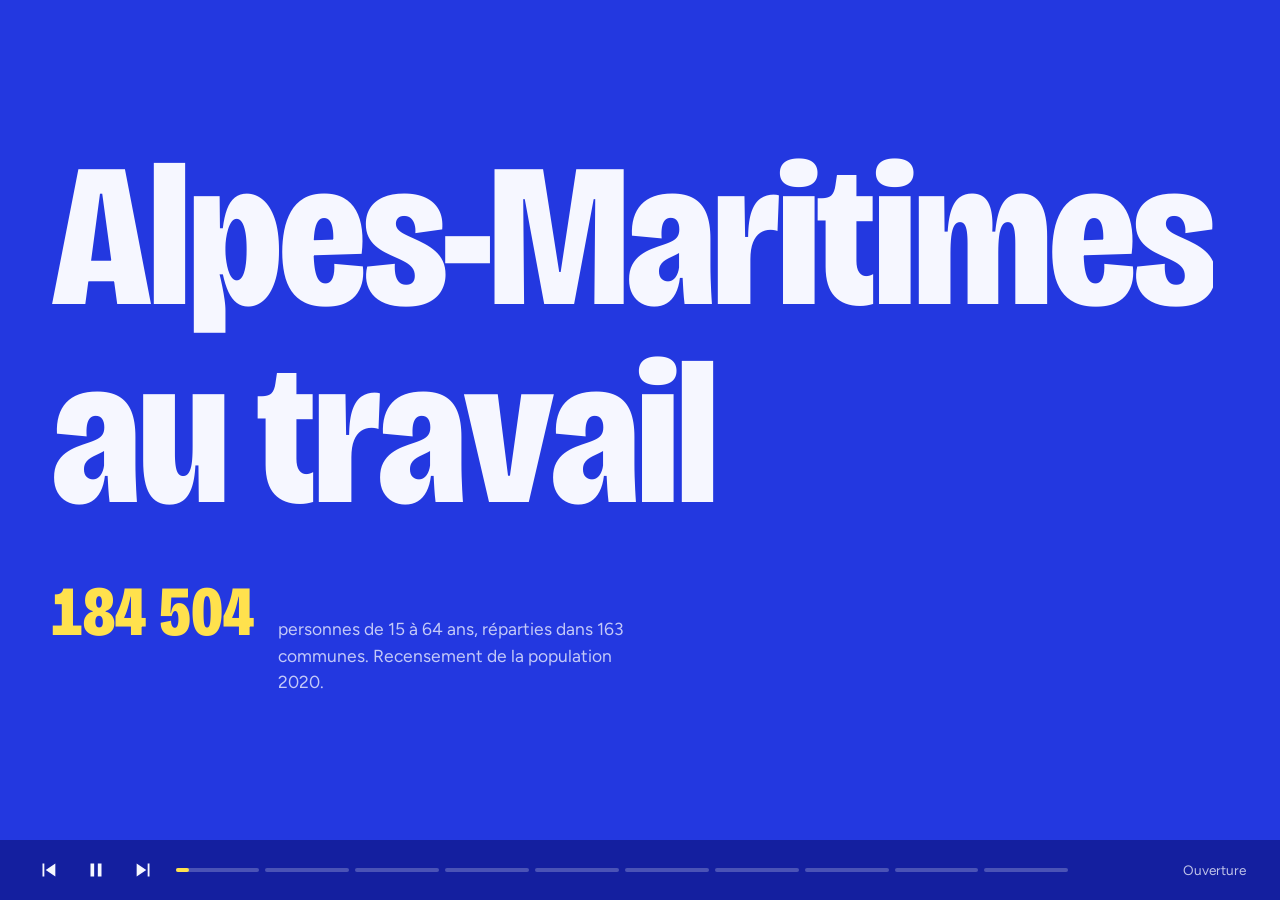
<file: page.html>
<!doctype html>
<html lang="fr">
<head>
<meta charset="utf-8">
<meta name="viewport" content="width=device-width, initial-scale=1, viewport-fit=cover">
<title>Alpes-Maritimes au travail</title>
<link rel="preconnect" href="https://fonts.googleapis.com">
<link rel="preconnect" href="https://fonts.gstatic.com" crossorigin>
<link href="https://fonts.googleapis.com/css2?family=Bricolage+Grotesque:opsz,wdth,wght@12..96,75..100,400..800&family=Figtree:wght@400;500;600&display=swap" rel="stylesheet">
<style>
*{box-sizing:border-box;margin:0;padding:0}
:root{
  --bg:#2338e0; --deep:#141f9f; --lemon:#ffe14d; --white:#f6f7ff;
  --peri:#9fb0ff; --mist:#c9d2ff; --soft:#7386ff;
  --muted:rgba(246,247,255,.76); --line:rgba(246,247,255,.22);
  --ease:cubic-bezier(.65,0,.25,1); --t:900ms;
  --display:'Bricolage Grotesque','Arial Narrow',system-ui,sans-serif;
  --text:'Figtree',system-ui,-apple-system,'Segoe UI',sans-serif;
  padding-top:env(safe-area-inset-top,0px);
  padding-bottom:env(safe-area-inset-bottom,0px);
}
@media (prefers-color-scheme: dark){
  :root:not([data-theme="light"]){--bg:#1a2bc0;--deep:#0f1878}
}
:root[data-theme="dark"]{--bg:#1a2bc0;--deep:#0f1878}
@media (prefers-reduced-motion: reduce){:root{--t:1ms}}
html{scroll-padding-top:env(safe-area-inset-top,0px);height:100%}
body{height:100%;background:var(--bg);color:var(--white);font:400 1rem/1.5 var(--text);
  display:flex;flex-direction:column;overflow:hidden;-webkit-font-smoothing:antialiased}
button,select{font:inherit;color:inherit}
:focus-visible{outline:3px solid var(--lemon);outline-offset:3px}

.stage{position:relative;flex:1;min-height:0}
.scene{position:absolute;inset:0;padding:clamp(18px,3.6vw,52px) clamp(18px,4vw,60px);
  display:grid;grid-template-columns:minmax(0,5fr) minmax(0,7fr);grid-template-rows:minmax(0,1fr);
  gap:clamp(20px,4vw,64px);align-items:center;
  opacity:0;visibility:hidden;transition:opacity .45s ease,visibility 0s .45s}
.scene.active{opacity:1;visibility:visible;transition:opacity .45s ease}
.scene.tall{align-items:stretch}
.scene.tall .copy{align-self:center}

h1,h2,.big{font-family:var(--display);font-weight:800;font-variation-settings:'wdth' 78,'opsz' 60;
  font-stretch:78%;letter-spacing:-.015em;text-wrap:balance}
h2{font-size:clamp(1.55rem,1.1rem + 2.7vw,3.35rem);line-height:1.02}
.copy p{margin-top:1.1rem;max-width:38ch;color:var(--muted);text-wrap:pretty;font-size:clamp(.92rem,.85rem + .3vw,1.1rem)}
.copy p b{color:var(--white);font-weight:600}
.late{opacity:0;transition:opacity .7s ease}
.late.on{opacity:1}

/* ---------- intro ---------- */
.scene.intro{grid-template-columns:1fr;align-content:center;align-items:center}
.intro-in{display:flex;flex-direction:column;gap:clamp(1.2rem,4vh,2.6rem)}
h1{font-size:clamp(3rem,min(13.4vw,22vh),11.5rem);line-height:.9;letter-spacing:-.025em;text-wrap:nowrap}
.ln{display:block;width:max-content;max-width:none;overflow:hidden;padding-bottom:.07em}
.ch{display:inline-block;transform:translateY(112%);transition:transform 1s var(--ease);transition-delay:calc(var(--i)*26ms)}
.intro.on .ch{transform:none}
.lead{display:flex;flex-wrap:wrap;align-items:baseline;gap:.4rem 1.4rem;opacity:0;transition:opacity .8s ease 1.1s}
.intro.on .lead{opacity:1}
.lead .n{font-family:var(--display);font-weight:800;font-variation-settings:'wdth' 78;font-stretch:78%;
  font-size:clamp(2.4rem,1.2rem + 4vw,4.6rem);line-height:1;color:var(--lemon);font-variant-numeric:tabular-nums;min-width:6.2ch}
.lead p{max-width:34ch;color:var(--muted);font-size:clamp(.95rem,.85rem + .3vw,1.15rem)}

/* ---------- stacked bar ---------- */
.split{display:flex;flex-direction:column;gap:clamp(1.2rem,4vh,2.4rem);width:100%}
.sbar{display:flex;gap:3px;height:clamp(64px,15vh,130px);overflow:hidden;border-radius:4px}
.seg{display:block;width:0;height:100%;transition:width 1.2s var(--ease);transition-delay:calc(var(--i)*150ms)}
.on .seg{width:calc(var(--w) - 2.4px)}
.sleg{list-style:none;display:grid;gap:0}
.sleg li{display:grid;grid-template-columns:14px 1fr auto 4.6rem;align-items:baseline;gap:0 .8rem;
  padding:.7rem 0;border-top:1px solid var(--line);opacity:0;transition:opacity .6s ease;transition-delay:calc(.5s + var(--i)*150ms)}
.on .sleg li{opacity:1}
.sw{width:14px;height:14px;border-radius:2px;align-self:center}
.sleg .cn{font-family:var(--display);font-weight:700;font-size:clamp(1.15rem,1rem + .8vw,1.7rem);font-variant-numeric:tabular-nums;text-align:right}
.sleg .ps{color:var(--muted);text-align:right;font-variant-numeric:tabular-nums}

/* ---------- racing bars ---------- */
.copy.stack{display:grid}
.cs{grid-area:1/1;opacity:0;pointer-events:none;transition:opacity .45s ease}
.cs.on{opacity:1;transition-delay:.3s}
.chart{position:relative;height:100%;min-height:0;--nmw:11.8rem;--vw:4.8rem;--fs:12px}
.row{position:absolute;left:0;right:0;top:0;height:var(--rh,20px);display:flex;align-items:center;
  font-size:var(--fs);transition:transform var(--t) var(--ease)}
.nm{flex:0 0 var(--nmw);text-align:right;padding-right:10px;white-space:nowrap;overflow:hidden;text-overflow:ellipsis;color:var(--mist)}
.tr{position:relative;flex:1;height:100%;margin-right:var(--vw)}
.fl{position:absolute;left:0;top:18%;bottom:18%;width:0;background:var(--peri);border-radius:0 3px 3px 0;
  transition:width var(--t) var(--ease),background-color .5s ease}
.vl{position:absolute;top:50%;left:7px;transform:translateY(-50%);white-space:nowrap;font-weight:500;
  font-variant-numeric:tabular-nums;transition:left var(--t) var(--ease);background:var(--bg);padding:0 4px;margin-left:-4px}
.row.hi .fl{background:var(--lemon)}
.row.hi .nm,.row.hi .vl{color:var(--lemon);font-weight:700}
.nt .row,.nt .fl,.nt .vl{transition:none!important}
.refwrap{position:absolute;top:0;bottom:0;left:var(--nmw);right:var(--vw);pointer-events:none}
.ref{position:absolute;top:0;bottom:0;left:0;border-left:1.5px dashed var(--white);opacity:0;
  transition:left var(--t) var(--ease),opacity .5s ease}
.reflab{position:absolute;top:0;right:8px;white-space:nowrap;font-size:.75rem;color:var(--white)}

/* ---------- rings ---------- */
.agegrid{display:grid;grid-template-columns:auto repeat(3,minmax(0,1fr));grid-template-rows:auto repeat(2,auto);
  gap:clamp(10px,2.5vh,26px) clamp(8px,2vw,28px);align-items:center;justify-items:center;--rs:clamp(84px,min(20vh,17vw),170px)}
.agegrid .hd{font-weight:600;color:var(--mist);font-size:.95rem}
.agegrid .rh{justify-self:end}
.ring{position:relative;width:var(--rs);aspect-ratio:1}
.ring svg{width:100%;height:100%;display:block}
.ring circle{fill:none;stroke-width:11}
.ring .rt{stroke:rgba(246,247,255,.16)}
.ring .ra{stroke:var(--peri);stroke-dasharray:0 264;transition:stroke-dasharray 1.4s var(--ease);transition-delay:calc(var(--i)*130ms)}
.on .ring .ra{stroke-dasharray:var(--d) 264}
.ring.hi .ra{stroke:var(--lemon)}
.rv{position:absolute;inset:0;display:grid;place-items:center;font-family:var(--display);font-weight:800;
  font-size:calc(var(--rs)*.185);font-variant-numeric:tabular-nums}
.ring.hi .rv{color:var(--lemon)}

/* ---------- diploma columns ---------- */
.dip{display:grid;grid-template-rows:minmax(0,1fr) auto;height:100%;max-height:640px;width:100%;gap:.7rem}
.plots{position:relative;display:grid;grid-template-columns:repeat(7,minmax(0,1fr));gap:clamp(6px,1.4vw,18px);min-height:0}
.plot{position:relative;height:100%;display:flex;align-items:flex-end}
.cb{display:block;width:100%;height:0;background:var(--peri);border-radius:3px 3px 0 0;
  transition:height 1.2s var(--ease);transition-delay:calc(var(--i)*110ms)}
.on .cb{height:calc(var(--h)*1%)}
.cb.hi{background:var(--lemon)}
.cv{position:absolute;left:0;right:0;text-align:center;bottom:0;font-family:var(--display);font-weight:800;
  font-size:clamp(.9rem,.6rem + 1.1vw,1.5rem);font-variant-numeric:tabular-nums;
  transition:bottom 1.2s var(--ease);transition-delay:calc(var(--i)*110ms)}
.on .cv{bottom:calc(var(--h)*1% + 8px)}
.cv.hi{color:var(--lemon)}
.dref{position:absolute;left:0;right:0;bottom:calc(var(--r)*1%);border-top:1.5px dashed var(--white);opacity:0;
  transition:opacity .6s ease 1.5s;pointer-events:none}
.on .dref{opacity:1}
.dref span{position:absolute;right:0;bottom:5px;font-size:.75rem;white-space:nowrap}
.dlabs{display:grid;grid-template-columns:repeat(7,minmax(0,1fr));gap:clamp(6px,1.4vw,18px);
  font-size:clamp(.68rem,.55rem + .35vw,.9rem);text-align:center;color:var(--mist);line-height:1.2;min-height:2.4em;
  border-top:1px solid var(--line);padding-top:.5rem}

/* ---------- waffle ---------- */
.sect{display:grid;grid-template-columns:auto minmax(12rem,1fr);gap:clamp(18px,3vw,44px);align-items:center;width:100%}
.wf{display:grid;grid-template-columns:repeat(10,1fr);grid-template-rows:repeat(10,1fr);grid-auto-flow:column;gap:4px;
  width:min(38vw,64vh,520px);aspect-ratio:1}
.sq{background:var(--c);border-radius:2px;transform:scale(0);
  transition:transform .55s var(--ease) calc(var(--k)*9ms),background-color .8s ease calc(var(--k)*6ms)}
.on .sq{transform:none}
.sect.w .sq{background:rgba(246,247,255,.26)}
.sect.w .sq.f{background:var(--lemon)}
.wleg{list-style:none;display:grid;gap:.15rem}
.wleg li{display:grid;grid-template-columns:14px 1fr;gap:0 .7rem;padding:.65rem 0;border-top:1px solid var(--line)}
.wleg .sw{grid-row:1/3;margin-top:.3rem;align-self:start}
.wleg b{font-weight:600;line-height:1.25}
.wleg span{color:var(--muted);font-size:.9rem;line-height:1.3}
.wleg .fm{opacity:0;transition:opacity .7s ease .3s;color:var(--lemon)}
.sect.w .fm{opacity:1}

/* ---------- treemap ---------- */
.tm{position:relative;width:100%;height:100%;max-height:72vh;align-self:center}
.tile{position:absolute}
.ti{position:absolute;inset:2px;padding:clamp(8px,1.4vw,16px);display:flex;flex-direction:column;justify-content:space-between;
  overflow:hidden;opacity:0;transform:scale(.7);transition:transform .9s var(--ease),opacity .5s ease;
  transition-delay:calc(var(--i)*140ms)}
.on .ti{opacity:1;transform:none}
.tn{font-weight:600;font-size:clamp(.75rem,.6rem + .4vw,1rem);line-height:1.15}
.tp{font-family:var(--display);font-weight:800;font-variation-settings:'wdth' 80;font-stretch:80%;
  font-size:clamp(1.3rem,.6rem + 2.6vw,3rem);line-height:1;font-variant-numeric:tabular-nums}
.tc{font-size:.8rem;opacity:.8;font-variant-numeric:tabular-nums}
.tmnote{position:absolute;left:0;bottom:-1.6rem;font-size:.78rem;color:var(--muted)}

/* ---------- explorer ---------- */
.pick{display:block;margin-top:1.3rem;width:100%;max-width:22rem;padding:.75rem 1rem;font-size:1.1rem;font-weight:600;
  background:var(--deep);border:1.5px solid rgba(246,247,255,.45);border-radius:6px;cursor:pointer}
.pick:hover{border-color:var(--white)}
.note{margin-top:.9rem;max-width:38ch;font-size:.88rem;color:var(--lemon);min-height:2.6em}
.again{margin-top:.6rem;background:none;border:0;color:var(--white);text-decoration:underline;text-underline-offset:4px;
  cursor:pointer;padding:.5rem 0;font-weight:500}
.stats{width:100%;display:grid}
.st{display:grid;grid-template-columns:minmax(0,8.6rem) 1fr;gap:1rem;align-items:center;padding:clamp(.7rem,2vh,1.3rem) 0;border-top:1px solid var(--line)}
@media (min-width:600px){.st{grid-template-columns:minmax(0,14.5rem) 1fr}}
.st .n{font-family:var(--display);font-weight:800;font-variation-settings:'wdth' 78;font-stretch:78%;
  font-size:clamp(1.7rem,.9rem + 2.8vw,3.4rem);line-height:1;font-variant-numeric:tabular-nums;text-align:right;white-space:nowrap}
.st.hi .n{color:var(--lemon)}
.st .tx b{display:block;font-weight:600;line-height:1.25;font-size:clamp(.88rem,.8rem + .3vw,1.05rem)}
.st .tx span{color:var(--muted);font-size:.86rem}

.src{position:absolute;left:clamp(18px,4vw,60px);right:clamp(18px,4vw,60px);bottom:6px;font-size:.72rem;color:var(--muted)}

/* ---------- controls ---------- */
.ctl{flex:none;height:60px;display:flex;align-items:center;gap:4px;padding:0 clamp(8px,2vw,26px);background:var(--deep)}
.ib{flex:none;width:44px;height:44px;border:0;background:transparent;border-radius:50%;display:grid;place-items:center;cursor:pointer}
.ib:hover{background:rgba(246,247,255,.14)}
.ib svg{width:22px;height:22px;fill:currentColor}
.ticks{flex:1;display:flex;gap:6px;min-width:0;margin:0 6px}
.tick{flex:1;height:44px;border:0;background:transparent;cursor:pointer;position:relative;padding:0}
.tick::before,.tick i{content:"";position:absolute;left:0;top:50%;height:4px;margin-top:-2px;border-radius:2px}
.tick::before{right:0;background:rgba(246,247,255,.24)}
.tick i{width:0;background:var(--lemon)}
.tick:hover::before{background:rgba(246,247,255,.45)}
.now{flex:none;font-size:.85rem;color:var(--muted);min-width:11rem;text-align:right;padding-right:8px}

@media (max-width:820px){
  .scene{grid-template-columns:minmax(0,1fr);grid-template-rows:auto minmax(0,1fr);align-items:start;gap:14px;
    padding-top:clamp(14px,3vh,28px)}
  .scene.intro{grid-template-rows:minmax(0,1fr);align-items:center}
  .scene.tall{align-items:stretch}
  .copy p{margin-top:.6rem;line-height:1.4}
  .chart{--nmw:7.4rem;--vw:3.8rem}
  .sect{grid-template-columns:1fr;gap:14px;justify-items:start}
  .wf{width:min(56vw,28vh)}
  .wleg{grid-template-columns:1fr 1fr;column-gap:1.2rem;width:100%}
  .wleg li:last-child{display:none}
  .wleg li{padding:.45rem 0}
  #late{display:none}
  .now{display:none}
  .tm{max-height:none}
  .split{gap:1rem}
  .st{padding:.55rem 0}
}
@media (max-width:820px) and (max-height:700px){.copy p{display:none}.scene{gap:10px}}
@media (max-width:480px){.ib{width:38px}.ticks{gap:4px}}
</style>
</head>
<body>
<main class="stage" id="stage">

  <section class="scene intro" id="s-intro" aria-label="Ouverture">
    <div class="intro-in">
      <h1 id="title"></h1>
      <div class="lead">
        <span class="n" id="introN">0</span>
        <p>personnes de 15 à 64 ans, réparties dans 163 communes. Recensement de la population 2020.</p>
      </div>
    </div>
  </section>

  <section class="scene" id="s-split" aria-label="Emploi, chômage, inactivité">
    <div class="copy">
      <h2>429&nbsp;000 personnes ont un emploi. 62&nbsp;000 en cherchent un.</h2>
      <p>Sur 655&nbsp;000 habitants de 15 à 64 ans. Les 165&nbsp;000 autres sont élèves, étudiants, retraités ou inactifs.</p>
    </div>
    <div class="split">
      <div class="sbar" id="sbar"></div>
      <ul class="sleg" id="sleg"></ul>
    </div>
  </section>

  <section class="scene tall" id="s-bars" aria-label="Les communes">
    <div class="copy stack">
      <div class="cs" id="c-pop">
        <h2>Nice réunit près d’un tiers des 15-64&nbsp;ans du département.</h2>
        <p>Les 20 communes qui comptent plus de 5&nbsp;000 habitants de 15 à 64&nbsp;ans, classées par effectif.</p>
      </div>
      <div class="cs" id="c-chom">
        <h2>Cannes, Vallauris et Nice affichent les taux de chômage les plus hauts.</h2>
        <p>Chômeurs parmi les actifs de 15 à 64&nbsp;ans. Les communes en jaune dépassent la moyenne du département.</p>
      </div>
      <div class="cs" id="c-ratio">
        <h2>Valbonne compte 2,5 emplois pour chaque habitant qui travaille.</h2>
        <p>Emplois dans la commune divisés par actifs occupés qui y habitent. Au-dessus de 1, on vient y travailler. Beausoleil et Roquebrune-Cap-Martin offrent environ un emploi pour trois habitants actifs.</p>
      </div>
    </div>
    <div class="chart" id="chart" role="img" aria-label="Classement animé des 20 plus grandes communes">
      <div class="refwrap"><div class="ref" id="ref"><span class="reflab" id="reflab"></span></div></div>
    </div>
  </section>

  <section class="scene" id="s-age" aria-label="Âge et sexe">
    <div class="copy">
      <h2>Un quart des actifs de 15 à 24&nbsp;ans est au chômage.</h2>
      <p>Taux de chômage par âge et par sexe. Les arcs jaunes dépassent la moyenne du département, 12,6&nbsp;%. Entre 25 et 54&nbsp;ans, les femmes sont plus touchées : 12,7&nbsp;% contre 10,1&nbsp;% pour les hommes.</p>
    </div>
    <div class="agegrid" id="agegrid"></div>
  </section>

  <section class="scene" id="s-dip" aria-label="Diplômes">
    <div class="copy">
      <h2>Sans diplôme, 19&nbsp;% de chômage. Avec un bac+5, 7,5&nbsp;%.</h2>
      <p>Taux de chômage des actifs de 15 à 64&nbsp;ans selon le diplôme le plus élevé. Le bac (14,5&nbsp;%) fait un peu moins bien que le CAP-BEP (13,7&nbsp;%).</p>
    </div>
    <div class="dip">
      <div class="plots" id="plots"><div class="dref" id="dref"><span>moyenne du département 12,6&nbsp;%</span></div></div>
      <div class="dlabs" id="dlabs"></div>
    </div>
  </section>

  <section class="scene" id="s-sect" aria-label="Secteurs d’activité">
    <div class="copy">
      <h2>Plus d’un emploi sur deux relève du commerce, des transports et des services.</h2>
      <p>418&nbsp;000 emplois dans les communes du département. Chaque carré vaut environ 4&nbsp;200 emplois.</p>
      <p class="late" id="late">Les femmes occupent près de la moitié des emplois, mais 68&nbsp;% de ceux de l’administration, de l’enseignement et de la santé, et seulement 12&nbsp;% dans la construction.</p>
    </div>
    <div class="sect" id="sectviz">
      <div class="wf" id="wf" role="img" aria-label="Répartition des emplois par secteur, en 100 carrés"></div>
      <ul class="wleg" id="wleg"></ul>
    </div>
  </section>

  <section class="scene" id="s-csp" aria-label="Catégories socioprofessionnelles">
    <div class="copy">
      <h2>Employés et professions intermédiaires forment plus de la moitié des actifs occupés.</h2>
      <p>Répartition des 429&nbsp;000 actifs occupés de 15 à 64&nbsp;ans par catégorie socioprofessionnelle. Les 1&nbsp;195 agriculteurs exploitants (0,3&nbsp;%) ne sont pas représentés.</p>
    </div>
    <div class="tm" id="tm"></div>
  </section>

  <section class="scene" id="s-explore" aria-label="Explorer une commune">
    <div class="copy">
      <h2>Choisissez une commune.</h2>
      <p>Les 163 communes du fichier, comparées à la moyenne du département.</p>
      <label class="sr" for="sel" style="position:absolute;left:-9999px">Commune</label>
      <select class="pick" id="sel"></select>
      <p class="note" id="note"></p>
      <button class="again" id="again" type="button">Revoir depuis le début</button>
    </div>
    <div class="stats" id="stats"></div>
    <p class="src">Source : Insee, recensement de la population 2020, fichier des 163 communes des Alpes-Maritimes.</p>
  </section>
</main>

<nav class="ctl" aria-label="Lecture">
  <button class="ib" id="prev" type="button" aria-label="Étape précédente"><svg viewBox="0 0 24 24"><path d="M6 5h2v14H6zM20 5v14L9.5 12z"/></svg></button>
  <button class="ib" id="play" type="button" aria-label="Pause"></button>
  <button class="ib" id="next" type="button" aria-label="Étape suivante"><svg viewBox="0 0 24 24"><path d="M16 5h2v14h-2zM4 5v14l10.5-7z"/></svg></button>
  <div class="ticks" id="ticks" role="group" aria-label="Étapes"></div>
  <span class="now" id="now"></span>
</nav>

<script>
const D = {"dept":{"pop":655481.0288174229,"act":490900.01644206885,"occ":429001.75513888284,"chom":61898.26130318607,"inact":164581.01237535453,"etud":66967.57775408012,"retr":35834.57726960456,"autres":61778.8573516699,"n":163,"tc":0.12609138160518005,"ratio":0.944279150942105,"cadres":0.18842914651838308},"age":{"H":[0.265446132558987,0.1014718527489524,0.10437267747382957],"F":[0.2527237058394027,0.12709441570224472,0.1106832729073821]},"dip":{"lab":["Sans diplôme","Brevet","CAP-BEP","Bac","Bac+2","Bac+3/4","Bac+5 ou +"],"v":[0.19402643314503457,0.17311217811281007,0.13744302902812403,0.1450504447094296,0.09815448776328463,0.09445046670187228,0.07539807825810031]},"sect":{"lab":["Commerce, transports, services","Administration, enseignement, santé","Construction","Industrie","Agriculture"],"v":[226201.02518984055,131894.5101129812,29232.126763546286,28689.44836940997,2072.668388221964],"f":[102444.58647711869,89890.80663106152,3531.655495739762,10307.920362214023,764.1434730428609]},"csp":{"lab":["Employés","Professions intermédiaires","Cadres et prof. intellectuelles","Ouvriers","Artisans, commerçants, chefs d’entreprise","Agriculteurs exploitants"],"v":[130584.474123612,109500.09419427611,80922.44471420482,65416.909279451174,41839.146006075294,1195.1456021153676]},"communes":[{"n":"Nice","pop":207997.0302,"tc":0.145,"ratio":1.1415},{"n":"Antibes","pop":43844.229,"tc":0.1285,"ratio":1.0351},{"n":"Cannes","pop":40599.4202,"tc":0.1657,"ratio":1.5139},{"n":"Cagnes-sur-Mer","pop":30113.063,"tc":0.1166,"ratio":0.7051},{"n":"Grasse","pop":30034.2031,"tc":0.1376,"ratio":0.9711},{"n":"Le Cannet","pop":24466.1472,"tc":0.1354,"ratio":0.5333},{"n":"Saint-Laurent-du-Var","pop":18212.8691,"tc":0.1074,"ratio":0.9576},{"n":"Menton","pop":17996.7705,"tc":0.128,"ratio":0.7299},{"n":"Vallauris","pop":15797.6865,"tc":0.1556,"ratio":0.8249},{"n":"Mougins","pop":12433.6884,"tc":0.1036,"ratio":1.1321},{"n":"Mandelieu-la-Napoule","pop":11993.8811,"tc":0.1329,"ratio":0.9226},{"n":"Vence","pop":11114.6726,"tc":0.1069,"ratio":0.6235},{"n":"Villeneuve-Loubet","pop":10048.3684,"tc":0.1042,"ratio":0.9971},{"n":"Valbonne","pop":8870.4102,"tc":0.1041,"ratio":2.4887},{"n":"Beausoleil","pop":8719.7118,"tc":0.0904,"ratio":0.3545},{"n":"Carros","pop":7982.5209,"tc":0.1328,"ratio":1.9471},{"n":"Roquebrune-Cap-Martin","pop":7909.8916,"tc":0.0987,"ratio":0.3624},{"n":"Biot","pop":6332.0334,"tc":0.0922,"ratio":1.8002},{"n":"La Trinité","pop":6099.4968,"tc":0.0997,"ratio":0.6421},{"n":"Mouans-Sartoux","pop":5849.3461,"tc":0.0822,"ratio":1.226}],"all":[{"n":"Aiglun","pop":49.0,"tc":0.1579,"ratio":0.2124,"cad":0.3333},{"n":"Amirat","pop":32.7407,"tc":0.087,"ratio":0.429,"cad":0.2},{"n":"Andon","pop":398.4618,"tc":0.1621,"ratio":0.4439,"cad":0.0738},{"n":"Antibes","pop":43844.229,"tc":0.1285,"ratio":1.0351,"cad":0.2698},{"n":"Ascros","pop":110.1431,"tc":0.1692,"ratio":0.8585,"cad":0.0},{"n":"Aspremont","pop":1402.9182,"tc":0.0694,"ratio":0.2085,"cad":0.2548},{"n":"Auribeau-sur-Siagne","pop":1953.0,"tc":0.0851,"ratio":0.2432,"cad":0.1942},{"n":"Auvare","pop":22.2,"tc":0.0417,"ratio":0.2288,"cad":0.6667},{"n":"Bairols","pop":63.8532,"tc":0.125,"ratio":0.1188,"cad":0.0909},{"n":"Beaulieu-sur-Mer","pop":2200.3704,"tc":0.1274,"ratio":1.0129,"cad":0.1597},{"n":"Beausoleil","pop":8719.7118,"tc":0.0904,"ratio":0.3545,"cad":0.1095},{"n":"Belvédère","pop":363.7642,"tc":0.0991,"ratio":0.4216,"cad":0.0759},{"n":"Bendejun","pop":562.8769,"tc":0.1102,"ratio":0.2863,"cad":0.0696},{"n":"Berre-les-Alpes","pop":789.3252,"tc":0.0834,"ratio":0.1516,"cad":0.1447},{"n":"Beuil","pop":317.5379,"tc":0.0517,"ratio":0.3926,"cad":0.0238},{"n":"Biot","pop":6332.0334,"tc":0.0922,"ratio":1.8002,"cad":0.3324},{"n":"Blausasc","pop":1043.6628,"tc":0.0744,"ratio":0.3945,"cad":0.1433},{"n":"Bonson","pop":476.5435,"tc":0.1081,"ratio":0.1795,"cad":0.0864},{"n":"Bouyon","pop":353.9338,"tc":0.0996,"ratio":0.1645,"cad":0.0574},{"n":"Breil-sur-Roya","pop":1170.7576,"tc":0.1486,"ratio":0.7408,"cad":0.108},{"n":"Briançonnet","pop":95.7143,"tc":0.1905,"ratio":0.4431,"cad":0.0909},{"n":"Bézaudun-les-Alpes","pop":169.9573,"tc":0.0736,"ratio":0.1772,"cad":0.0378},{"n":"Cabris","pop":767.6532,"tc":0.0917,"ratio":0.4997,"cad":0.1588},{"n":"Cagnes-sur-Mer","pop":30113.063,"tc":0.1166,"ratio":0.7051,"cad":0.1759},{"n":"Caille","pop":258.0515,"tc":0.1908,"ratio":0.4572,"cad":0.0},{"n":"Cannes","pop":40599.4202,"tc":0.1657,"ratio":1.5139,"cad":0.1406},{"n":"Cantaron","pop":784.1631,"tc":0.0989,"ratio":0.8095,"cad":0.1482},{"n":"Cap-d'Ail","pop":2866.043,"tc":0.1042,"ratio":0.4473,"cad":0.1543},{"n":"Carros","pop":7982.5209,"tc":0.1328,"ratio":1.9471,"cad":0.1233},{"n":"Castagniers","pop":1014.8047,"tc":0.0768,"ratio":0.4516,"cad":0.1246},{"n":"Castellar","pop":718.9606,"tc":0.0866,"ratio":0.2997,"cad":0.2265},{"n":"Castillon","pop":281.0,"tc":0.1018,"ratio":0.1627,"cad":0.2},{"n":"Caussols","pop":200.9466,"tc":0.1052,"ratio":0.6085,"cad":0.3326},{"n":"Châteauneuf-d'Entraunes","pop":33.0,"tc":0.0769,"ratio":0.2818,"cad":0.0},{"n":"Châteauneuf-Grasse","pop":2133.2028,"tc":0.0695,"ratio":0.6097,"cad":0.2285},{"n":"Châteauneuf-Villevieille","pop":604.0011,"tc":0.0684,"ratio":0.1205,"cad":0.1939},{"n":"Cipières","pop":276.0,"tc":0.0885,"ratio":0.3093,"cad":0.0889},{"n":"Clans","pop":403.7811,"tc":0.1306,"ratio":0.4241,"cad":0.1925},{"n":"Coaraze","pop":499.2091,"tc":0.1117,"ratio":0.1939,"cad":0.1909},{"n":"Collongues","pop":40.9615,"tc":0.0667,"ratio":0.2364,"cad":0.0},{"n":"Colomars","pop":2108.2343,"tc":0.0766,"ratio":0.4772,"cad":0.1969},{"n":"Conségudes","pop":56.0,"tc":0.0789,"ratio":0.1143,"cad":0.0},{"n":"Contes","pop":4475.5903,"tc":0.0918,"ratio":0.6128,"cad":0.1081},{"n":"Courmes","pop":66.7699,"tc":0.125,"ratio":0.2898,"cad":0.0},{"n":"Coursegoules","pop":339.5152,"tc":0.1099,"ratio":0.4161,"cad":0.0842},{"n":"Cuébris","pop":88.2121,"tc":0.1569,"ratio":0.2375,"cad":0.3571},{"n":"Daluis","pop":67.0,"tc":0.1667,"ratio":0.4401,"cad":0.0},{"n":"Drap","pop":3045.9941,"tc":0.1174,"ratio":0.6125,"cad":0.0651},{"n":"Duranus","pop":98.2933,"tc":0.037,"ratio":0.13,"cad":0.1111},{"n":"Entraunes","pop":87.0435,"tc":0.1194,"ratio":0.7434,"cad":0.2},{"n":"Escragnolles","pop":381.0,"tc":0.1096,"ratio":0.2677,"cad":0.1053},{"n":"Falicon","pop":1186.833,"tc":0.0673,"ratio":0.2499,"cad":0.2373},{"n":"Fontan","pop":163.846,"tc":0.1065,"ratio":0.4186,"cad":0.0436},{"n":"Gars","pop":42.1389,"tc":0.1852,"ratio":0.9151,"cad":0.2},{"n":"Gattières","pop":2501.4244,"tc":0.066,"ratio":0.4135,"cad":0.2153},{"n":"Gilette","pop":1046.4635,"tc":0.1107,"ratio":0.4631,"cad":0.1373},{"n":"Gorbio","pop":943.3047,"tc":0.1092,"ratio":0.2351,"cad":0.1654},{"n":"Gourdon","pop":238.7428,"tc":0.1596,"ratio":0.5785,"cad":0.334},{"n":"Grasse","pop":30034.2031,"tc":0.1376,"ratio":0.9711,"cad":0.1793},{"n":"Gréolières","pop":360.2785,"tc":0.1757,"ratio":0.625,"cad":0.1124},{"n":"Guillaumes","pop":324.0,"tc":0.0599,"ratio":0.9615,"cad":0.087},{"n":"Ilonse","pop":84.0,"tc":0.0448,"ratio":0.2008,"cad":0.2727},{"n":"Isola","pop":406.9888,"tc":0.0479,"ratio":1.2328,"cad":0.0313},{"n":"L'Escarène","pop":1535.2982,"tc":0.0983,"ratio":0.5281,"cad":0.0626},{"n":"La Bollène-Vésubie","pop":370.0792,"tc":0.0836,"ratio":0.3637,"cad":0.0678},{"n":"La Brigue","pop":409.6317,"tc":0.1334,"ratio":0.8241,"cad":0.0419},{"n":"La Colle-sur-Loup","pop":4816.7504,"tc":0.1089,"ratio":0.5663,"cad":0.2668},{"n":"La Croix-sur-Roudoule","pop":59.6082,"tc":0.0889,"ratio":0.1951,"cad":0.1},{"n":"La Gaude","pop":4231.9791,"tc":0.0863,"ratio":0.4056,"cad":0.2244},{"n":"La Penne","pop":135.792,"tc":0.0641,"ratio":0.4686,"cad":0.2001},{"n":"La Roque-en-Provence","pop":42.0,"tc":0.2973,"ratio":0.268,"cad":0.0},{"n":"La Roquette-sur-Siagne","pop":3370.4517,"tc":0.1028,"ratio":0.3978,"cad":0.2109},{"n":"La Roquette-sur-Var","pop":583.7979,"tc":0.1179,"ratio":0.4197,"cad":0.1637},{"n":"La Tour","pop":292.8724,"tc":0.0899,"ratio":0.2919,"cad":0.1805},{"n":"La Trinité","pop":6099.4968,"tc":0.0997,"ratio":0.6421,"cad":0.092},{"n":"La Turbie","pop":1841.5893,"tc":0.0816,"ratio":0.3794,"cad":0.214},{"n":"Lantosque","pop":722.0,"tc":0.1128,"ratio":0.5295,"cad":0.0729},{"n":"Le Bar-sur-Loup","pop":1760.3114,"tc":0.1023,"ratio":1.483,"cad":0.225},{"n":"Le Broc","pop":922.3401,"tc":0.0869,"ratio":0.5492,"cad":0.1863},{"n":"Le Cannet","pop":24466.1472,"tc":0.1354,"ratio":0.5333,"cad":0.1468},{"n":"Le Mas","pop":58.0,"tc":0.1818,"ratio":0.9192,"cad":0.0},{"n":"Le Rouret","pop":2547.4841,"tc":0.0789,"ratio":0.3856,"cad":0.339},{"n":"Le Tignet","pop":1832.171,"tc":0.0965,"ratio":0.3579,"cad":0.1345},{"n":"Les Ferres","pop":55.0,"tc":0.1458,"ratio":0.1463,"cad":0.1429},{"n":"Les Mujouls","pop":23.0,"tc":0.0556,"ratio":0.2326,"cad":0.0},{"n":"Levens","pop":3039.0664,"tc":0.0713,"ratio":0.3169,"cad":0.1732},{"n":"Lieuche","pop":35.7647,"tc":0.2143,"ratio":0.1364,"cad":0.1667},{"n":"Lucéram","pop":789.2376,"tc":0.0734,"ratio":0.2161,"cad":0.0896},{"n":"Malaussène","pop":193.0,"tc":0.0745,"ratio":0.2902,"cad":0.1667},{"n":"Mandelieu-la-Napoule","pop":11993.8811,"tc":0.1329,"ratio":0.9226,"cad":0.1721},{"n":"Marie","pop":50.5189,"tc":0.0455,"ratio":0.3147,"cad":0.1111},{"n":"Massoins","pop":62.1961,"tc":0.0625,"ratio":0.3544,"cad":0.0},{"n":"Menton","pop":17996.7705,"tc":0.128,"ratio":0.7299,"cad":0.1149},{"n":"Mouans-Sartoux","pop":5849.3461,"tc":0.0822,"ratio":1.226,"cad":0.2793},{"n":"Mougins","pop":12433.6884,"tc":0.1036,"ratio":1.1321,"cad":0.2696},{"n":"Moulinet","pop":134.4161,"tc":0.1441,"ratio":0.3255,"cad":0.0586},{"n":"Nice","pop":207997.0302,"tc":0.145,"ratio":1.1415,"cad":0.1966},{"n":"Opio","pop":1451.8618,"tc":0.087,"ratio":0.8041,"cad":0.2961},{"n":"Peille","pop":1424.6563,"tc":0.0997,"ratio":0.4045,"cad":0.1098},{"n":"Peillon","pop":910.4095,"tc":0.1044,"ratio":0.2271,"cad":0.0994},{"n":"Peymeinade","pop":4727.0,"tc":0.1029,"ratio":0.3966,"cad":0.1798},{"n":"Pierlas","pop":47.8586,"tc":0.0,"ratio":0.2839,"cad":0.1667},{"n":"Pierrefeu","pop":204.8631,"tc":0.1487,"ratio":0.4878,"cad":0.0389},{"n":"Puget-Rostang","pop":84.3307,"tc":0.1343,"ratio":0.1724,"cad":0.1111},{"n":"Puget-Théniers","pop":1052.9931,"tc":0.1318,"ratio":1.145,"cad":0.1036},{"n":"Pégomas","pop":4959.8365,"tc":0.1111,"ratio":0.6048,"cad":0.1384},{"n":"Péone","pop":501.6915,"tc":0.0603,"ratio":1.3633,"cad":0.0769},{"n":"Revest-les-Roches","pop":105.0,"tc":0.0976,"ratio":0.7097,"cad":0.0714},{"n":"Rigaud","pop":90.0,"tc":0.0845,"ratio":0.2754,"cad":0.2},{"n":"Rimplas","pop":62.5455,"tc":0.0333,"ratio":0.2601,"cad":0.1538},{"n":"Roquebillière","pop":984.018,"tc":0.1236,"ratio":0.9859,"cad":0.0933},{"n":"Roquebrune-Cap-Martin","pop":7909.8916,"tc":0.0987,"ratio":0.3624,"cad":0.1383},{"n":"Roquefort-les-Pins","pop":4321.7359,"tc":0.1025,"ratio":0.4414,"cad":0.4015},{"n":"Roquestéron","pop":325.5439,"tc":0.1362,"ratio":0.4909,"cad":0.0612},{"n":"Roubion","pop":83.0,"tc":0.1207,"ratio":0.4378,"cad":0.0},{"n":"Roure","pop":70.1849,"tc":0.1091,"ratio":0.3987,"cad":0.0},{"n":"Saint-André-de-la-Roche","pop":3590.7552,"tc":0.0899,"ratio":0.5482,"cad":0.1221},{"n":"Saint-Antonin","pop":38.9048,"tc":0.0345,"ratio":0.3742,"cad":0.25},{"n":"Saint-Auban","pop":123.6119,"tc":0.1507,"ratio":1.2032,"cad":0.0},{"n":"Saint-Blaise","pop":878.0,"tc":0.0606,"ratio":0.2837,"cad":0.1838},{"n":"Saint-Cézaire-sur-Siagne","pop":2389.3573,"tc":0.0995,"ratio":0.4948,"cad":0.1884},{"n":"Saint-Dalmas-le-Selvage","pop":62.2222,"tc":0.1273,"ratio":0.838,"cad":0.1667},{"n":"Saint-Jean-Cap-Ferrat","pop":880.0587,"tc":0.063,"ratio":1.7662,"cad":0.1563},{"n":"Saint-Jeannet","pop":2625.8391,"tc":0.0937,"ratio":0.7074,"cad":0.2056},{"n":"Saint-Laurent-du-Var","pop":18212.8691,"tc":0.1074,"ratio":0.9576,"cad":0.1686},{"n":"Saint-Léger","pop":21.6471,"tc":0.5385,"ratio":0.5126,"cad":0.0},{"n":"Saint-Martin-d'Entraunes","pop":69.4539,"tc":0.0588,"ratio":0.5508,"cad":0.1667},{"n":"Saint-Martin-du-Var","pop":1969.7684,"tc":0.0884,"ratio":0.386,"cad":0.1445},{"n":"Saint-Martin-Vésubie","pop":756.1282,"tc":0.0774,"ratio":0.7341,"cad":0.0586},{"n":"Saint-Paul-de-Vence","pop":1818.0,"tc":0.0918,"ratio":0.6781,"cad":0.3033},{"n":"Saint-Sauveur-sur-Tinée","pop":163.3988,"tc":0.0918,"ratio":1.4125,"cad":0.0955},{"n":"Saint-Vallier-de-Thiey","pop":2370.2109,"tc":0.112,"ratio":0.4543,"cad":0.1348},{"n":"Saint-Étienne-de-Tinée","pop":842.7674,"tc":0.0361,"ratio":1.1812,"cad":0.1077},{"n":"Sainte-Agnès","pop":895.8047,"tc":0.1223,"ratio":0.2107,"cad":0.1092},{"n":"Sallagriffon","pop":33.3061,"tc":0.0,"ratio":0.2858,"cad":0.0},{"n":"Saorge","pop":230.5377,"tc":0.1404,"ratio":0.7334,"cad":0.1076},{"n":"Sauze","pop":43.2,"tc":0.0714,"ratio":0.5895,"cad":0.2},{"n":"Sigale","pop":123.3737,"tc":0.1429,"ratio":0.3011,"cad":0.0667},{"n":"Sospel","pop":2179.0,"tc":0.1112,"ratio":0.4726,"cad":0.0918},{"n":"Spéracèdes","pop":674.6326,"tc":0.0982,"ratio":0.271,"cad":0.1549},{"n":"Séranon","pop":310.9139,"tc":0.1617,"ratio":0.5905,"cad":0.0971},{"n":"Tende","pop":1211.5889,"tc":0.1114,"ratio":0.9091,"cad":0.0645},{"n":"Thiéry","pop":42.8,"tc":0.0833,"ratio":0.1479,"cad":0.3333},{"n":"Théoule-sur-Mer","pop":785.4657,"tc":0.183,"ratio":1.1468,"cad":0.196},{"n":"Toudon","pop":211.5728,"tc":0.1493,"ratio":0.2092,"cad":0.1182},{"n":"Tourette-du-Château","pop":76.0408,"tc":0.0959,"ratio":0.1904,"cad":0.1667},{"n":"Tournefort","pop":97.0,"tc":0.0633,"ratio":0.4806,"cad":0.1333},{"n":"Tourrette-Levens","pop":2840.015,"tc":0.0745,"ratio":0.341,"cad":0.1613},{"n":"Tourrettes-sur-Loup","pop":2329.0,"tc":0.1064,"ratio":0.3929,"cad":0.2128},{"n":"Touët-de-l'Escarène","pop":215.0,"tc":0.1105,"ratio":0.1378,"cad":0.1111},{"n":"Touët-sur-Var","pop":405.2994,"tc":0.0853,"ratio":0.4204,"cad":0.0938},{"n":"Utelle","pop":524.2325,"tc":0.1022,"ratio":0.2607,"cad":0.1164},{"n":"Valbonne","pop":8870.4102,"tc":0.1041,"ratio":2.4887,"cad":0.3759},{"n":"Valdeblore","pop":513.0,"tc":0.099,"ratio":0.9843,"cad":0.1045},{"n":"Valderoure","pop":269.2747,"tc":0.211,"ratio":0.6693,"cad":0.0722},{"n":"Vallauris","pop":15797.6865,"tc":0.1556,"ratio":0.8249,"cad":0.1505},{"n":"Venanson","pop":88.543,"tc":0.0452,"ratio":0.2186,"cad":0.1765},{"n":"Vence","pop":11114.6726,"tc":0.1069,"ratio":0.6235,"cad":0.202},{"n":"Villars-sur-Var","pop":489.0963,"tc":0.1096,"ratio":0.4004,"cad":0.0587},{"n":"Villefranche-sur-Mer","pop":2612.0,"tc":0.0922,"ratio":0.7839,"cad":0.1704},{"n":"Villeneuve-d'Entraunes","pop":34.9186,"tc":0.087,"ratio":0.2315,"cad":0.5},{"n":"Villeneuve-Loubet","pop":10048.3684,"tc":0.1042,"ratio":0.9971,"cad":0.2356},{"n":"Èze","pop":1337.7502,"tc":0.0906,"ratio":0.6876,"cad":0.3391}]};
const RM = matchMedia('(prefers-reduced-motion: reduce)').matches;
const $ = (s, r = document) => r.querySelector(s);
const nb = (n, d = 0) => new Intl.NumberFormat('fr-FR', {minimumFractionDigits: d, maximumFractionDigits: d})
  .format(n).replace(/[\u202f\u00a0]/g, '\u00a0');
const pct = (v, d = 1) => nb(v * 100, d) + '\u00a0%';
const easeOut = p => 1 - Math.pow(1 - p, 3);

function tween(el, from, to, dur, fmt, delay = 0) {
  cancelAnimationFrame(el._raf);
  if (RM || dur <= 0) { el.textContent = fmt(to); return; }
  const t0 = performance.now() + delay;
  const f = now => {
    if (now < t0) { el._raf = requestAnimationFrame(f); return; }
    const p = Math.min(1, (now - t0) / dur);
    el.textContent = fmt(from + (to - from) * easeOut(p));
    if (p < 1) el._raf = requestAnimationFrame(f);
  };
  el._raf = requestAnimationFrame(f);
}

const SC = {};
const reg = (id, o) => { SC[id] = Object.assign({el: $('#s-' + id)}, o); };

/* ---------- 1. intro ---------- */
(function () {
  const t = $('#title'); let k = 0;
  t.setAttribute('aria-label', 'Alpes-Maritimes au travail');
  ['Alpes-Maritimes', 'au travail'].forEach(line => {
    const ln = document.createElement('span'); ln.className = 'ln'; ln.setAttribute('aria-hidden', 'true');
    [...line].forEach(c => {
      const s = document.createElement('span'); s.className = 'ch'; s.style.setProperty('--i', k++);
      s.textContent = c === ' ' ? '\u00a0' : c; ln.appendChild(s);
    });
    t.appendChild(ln);
  });
})();
reg('intro', {enter() { tween($('#introN'), 0, D.dept.pop, 2400, v => nb(Math.round(v)), 800); }});

/* ---------- 2. répartition ---------- */
(function () {
  const d = D.dept;
  const parts = [
    ['Ont un emploi', d.occ, 'var(--lemon)'],
    ['Au chômage', d.chom, 'var(--white)'],
    ['Élèves et étudiants', d.etud, '#b3c0ff'],
    ['Retraités', d.retr, '#8fa1ff'],
    ['Autres inactifs', d.autres, '#7386ff']
  ];
  const bar = $('#sbar'), leg = $('#sleg');
  parts.forEach(([lab, v, col], i) => {
    const s = document.createElement('i'); s.className = 'seg';
    s.style.cssText = `--w:${v / d.pop * 100}%;--i:${i};background:${col}`; bar.appendChild(s);
    const li = document.createElement('li'); li.style.setProperty('--i', i);
    li.innerHTML = `<i class="sw" style="background:${col}"></i><span class="lb"></span><b class="cn">0</b><span class="ps">${pct(v / d.pop)}</span>`;
    li.querySelector('.lb').textContent = lab; li._v = v; leg.appendChild(li);
  });
  reg('split', {enter() {
    [...leg.children].forEach((li, i) => tween(li.querySelector('.cn'), 0, li._v, 1400, v => nb(Math.round(v)), 500 + i * 150));
  }});
})();

/* ---------- 3-5. communes qui se réordonnent ---------- */
(function () {
  const chart = $('#chart'), TOP = 24, N = D.communes.length;
  const M = {
    pop:   {get: d => d.pop, fmt: v => nb(v), ref: null, hi: d => d.n === 'Nice'},
    chom:  {get: d => d.tc, fmt: v => pct(v), ref: D.dept.tc, lab: 'moyenne du département ' + pct(D.dept.tc), hi: d => d.tc > D.dept.tc},
    ratio: {get: d => d.ratio, fmt: v => nb(v, 2), ref: 1, lab: '1 emploi par actif occupé', hi: d => d.ratio > 1}
  };
  const rows = D.communes.map(d => {
    const r = document.createElement('div'); r.className = 'row';
    r.innerHTML = '<span class="nm"></span><span class="tr"><i class="fl"></i><b class="vl"></b></span>';
    r.querySelector('.nm').textContent = d.n; chart.appendChild(r);
    return {r, fl: r.querySelector('.fl'), vl: r.querySelector('.vl'), cur: 0};
  });
  let rh = 20, key = 'pop';
  const measure = () => {
    rh = Math.max(14, (chart.clientHeight - TOP) / N);
    chart.style.setProperty('--rh', rh + 'px');
    chart.style.setProperty('--fs', Math.max(10, Math.min(13.5, rh * .52)) + 'px');
  };
  const rank = k => {
    const m = M[k], v = D.communes.map(m.get);
    const order = v.map((_, i) => i).sort((a, b) => v[b] - v[a]);
    const rk = []; order.forEach((idx, pos) => rk[idx] = pos);
    return {v, rk, max: Math.max(...v) * 1.08};
  };
  const place = k => { const {rk} = rank(k); rows.forEach((o, i) => o.r.style.transform = `translateY(${TOP + rk[i] * rh}px)`); };
  const apply = (k, fresh) => {
    key = k; const m = M[k], {v, rk, max} = rank(k);
    rows.forEach((o, i) => {
      const w = v[i] / max * 100, delay = fresh ? rk[i] * 28 : 0;
      o.r.style.transform = `translateY(${TOP + rk[i] * rh}px)`;
      o.fl.style.transitionDelay = o.vl.style.transitionDelay = delay + 'ms';
      o.fl.style.width = w + '%'; o.vl.style.left = `calc(${w}% + 7px)`;
      o.r.classList.toggle('hi', m.hi(D.communes[i]));
      tween(o.vl, o.cur, v[i], fresh ? 1100 : 900, m.fmt, delay); o.cur = v[i];
    });
    const ref = $('#ref');
    if (m.ref == null) ref.style.opacity = 0;
    else { ref.style.opacity = 1; ref.style.left = (m.ref / max * 100) + '%'; $('#reflab').textContent = m.lab; }
  };
  const csets = k => ['pop', 'chom', 'ratio'].forEach(n => $('#c-' + n).classList.toggle('on', n === k));
  const KEY = {2: 'pop', 3: 'chom', 4: 'ratio'};
  reg('bars', {
    enter(i) {
      measure(); const k = KEY[i];
      chart.classList.add('nt'); place(k);
      rows.forEach(o => { o.fl.style.width = '0%'; o.vl.style.left = '7px'; o.cur = 0; o.vl.textContent = ''; });
      $('#ref').style.left = '0%'; $('#ref').style.opacity = 0;
      void chart.offsetWidth; chart.classList.remove('nt');
      requestAnimationFrame(() => apply(k, true)); csets(k);
    },
    step(i) { apply(KEY[i], false); csets(KEY[i]); }
  });
  new ResizeObserver(() => {
    if (!SC.bars || !SC.bars.active) return;
    measure(); chart.classList.add('nt'); place(key); void chart.offsetWidth; chart.classList.remove('nt');
  }).observe(chart);
})();

/* ---------- 6. âge et sexe ---------- */
(function () {
  const g = $('#agegrid'), C = 2 * Math.PI * 42;
  const ages = ['15-24 ans', '25-54 ans', '55-64 ans'];
  let html = '<span></span>' + ages.map(a => `<span class="hd">${a}</span>`).join('');
  let k = 0;
  [['Hommes', 'H'], ['Femmes', 'F']].forEach(([lab, s]) => {
    html += `<span class="hd rh">${lab}</span>`;
    D.age[s].forEach(v => {
      html += `<div class="ring ${v > D.dept.tc ? 'hi' : ''}" style="--i:${k++};--d:${v * C}" data-v="${v}">
        <svg viewBox="0 0 100 100" aria-hidden="true"><circle class="rt" cx="50" cy="50" r="42"/>
        <circle class="ra" cx="50" cy="50" r="42" transform="rotate(-90 50 50)"/></svg><b class="rv">0</b></div>`;
    });
  });
  g.innerHTML = html;
  reg('age', {enter() {
    [...g.querySelectorAll('.ring')].forEach((r, i) => tween(r.querySelector('.rv'), 0, +r.dataset.v, 1400, v => pct(v), i * 130));
  }});
})();

/* ---------- 7. diplômes ---------- */
(function () {
  const MAX = .22, plots = $('#plots'), labs = $('#dlabs');
  $('#dref').style.setProperty('--r', D.dept.tc / MAX * 100);
  D.dip.v.forEach((v, i) => {
    const hi = v > D.dept.tc;
    const p = document.createElement('div'); p.className = 'plot'; p.style.setProperty('--i', i);
    p.innerHTML = `<b class="cv ${hi ? 'hi' : ''}" style="--h:${v / MAX * 100};--i:${i}">0</b><i class="cb ${hi ? 'hi' : ''}" style="--h:${v / MAX * 100};--i:${i}"></i>`;
    plots.appendChild(p);
    const l = document.createElement('span'); l.textContent = D.dip.lab[i]; labs.appendChild(l);
  });
  reg('dip', {enter() {
    [...plots.querySelectorAll('.cv')].forEach((el, i) => tween(el, 0, D.dip.v[i], 1300, v => pct(v), i * 110));
  }});
})();

/* ---------- 8. secteurs (100 carrés) ---------- */
(function () {
  const S = D.sect.lab.map((n, i) => ({n, v: D.sect.v[i], f: D.sect.f[i]}));
  const tot = S.reduce((a, b) => a + b.v, 0);
  const raw = S.map(s => s.v / tot * 100), fl = raw.map(Math.floor);
  let rem = 100 - fl.reduce((a, b) => a + b, 0);
  raw.map((r, i) => [r - fl[i], i]).sort((a, b) => b[0] - a[0]).slice(0, rem).forEach(([, i]) => fl[i]++);
  const cols = ['#f6f7ff', '#9fb0ff', '#c9d2ff', '#7386ff', '#5f74ff'];
  const wf = $('#wf'), leg = $('#wleg'); let k = 0;
  S.forEach((s, i) => {
    const nf = Math.round(fl[i] * s.f / s.v);
    for (let j = 0; j < fl[i]; j++) {
      const q = document.createElement('i'); q.className = 'sq' + (j < nf ? ' f' : '');
      q.style.cssText = `--c:${cols[i]};--k:${k++}`; wf.appendChild(q);
    }
    const li = document.createElement('li');
    const sh = s.v / tot;
    li.innerHTML = `<i class="sw" style="background:${fl[i] ? cols[i] : 'transparent'};border:${fl[i] ? 0 : '1.5px solid var(--mist)'}"></i><b></b>
      <span>${sh < .01 ? 'moins de 1\u00a0% des emplois, moins d’un carré' : pct(sh, 0) + ' des emplois'}</span>
      <span class="fm">dont ${pct(s.f / s.v, 0)} de femmes</span>`;
    li.querySelector('b').textContent = s.n;
    li.querySelector('.sw').style.gridRow = '1 / 4';
    leg.appendChild(li);
  });
  const viz = $('#sectviz'), late = $('#late');
  reg('sect', {
    enter() { viz.classList.remove('w'); late.classList.remove('on'); },
    leave() { viz.classList.remove('w'); late.classList.remove('on'); },
    women() { viz.classList.add('w'); late.classList.add('on'); }
  });
})();

/* ---------- 9. catégories socioprofessionnelles (treemap) ---------- */
(function () {
  const short = ['Employés', 'Professions intermédiaires', 'Cadres et prof. intellectuelles', 'Ouvriers', 'Artisans, commerçants, chefs d’entreprise'];
  const colr = [['var(--lemon)', '#141f9f'], ['var(--lemon)', '#141f9f'], ['#c9d2ff', '#141f9f'], ['#9fb0ff', '#141f9f'], ['#8fa1ff', '#141f9f']];
  const total = D.csp.v.reduce((a, b) => a + b, 0);
  const items = short.map((n, i) => ({n, v: D.csp.v[i], c: colr[i]}));
  const sum = a => a.reduce((s, x) => s + x.v, 0);
  function tm(a, x, y, w, h) {
    if (a.length === 1) return [Object.assign({}, a[0], {x, y, w, h})];
    const t = sum(a); let acc = 0, best = 1, bd = Infinity;
    for (let i = 1; i < a.length; i++) { acc += a[i - 1].v; const dd = Math.abs(acc - t / 2); if (dd < bd) { bd = dd; best = i; } }
    const A = a.slice(0, best), B = a.slice(best), f = sum(A) / t;
    return w >= h ? tm(A, x, y, w * f, h).concat(tm(B, x + w * f, y, w * (1 - f), h))
                  : tm(A, x, y, w, h * f).concat(tm(B, x, y + h * f, w, h * (1 - f)));
  }
  const tiles = tm(items, 0, 0, 100, 100), host = $('#tm');
  tiles.forEach((t, i) => {
    const d = document.createElement('div'); d.className = 'tile';
    d.style.cssText = `left:${t.x}%;top:${t.y}%;width:${t.w}%;height:${t.h}%`;
    d.innerHTML = `<div class="ti" style="--i:${i};background:${t.c[0]};color:${t.c[1]}"><span class="tn"></span><div><b class="tp">0</b><br><span class="tc">${nb(Math.round(t.v))} actifs</span></div></div>`;
    d.querySelector('.tn').textContent = t.n; d._s = t.v / total; host.appendChild(d);
  });
  reg('csp', {enter() {
    [...host.children].forEach((d, i) => tween(d.querySelector('.tp'), 0, d._s, 1300, v => pct(v), i * 140));
  }});
})();

/* ---------- 10. explorer ---------- */
(function () {
  const sel = $('#sel'), stats = $('#stats'), note = $('#note');
  D.all.forEach((c, i) => { const o = document.createElement('option'); o.value = i; o.textContent = c.n; sel.appendChild(o); });
  sel.value = D.all.findIndex(c => c.n === 'Nice');
  const dp = D.dept;
  const EX = [
    {lab: 'habitants de 15 à 64 ans', v: c => c.pop, fmt: v => nb(Math.round(v)), hi: () => false,
      cmp: c => { const s = c.pop / dp.pop; return (s < .001 ? 'moins de 0,1\u00a0%' : pct(s)) + ' du département'; }},
    {lab: 'de chômage parmi les actifs de 15 à 64 ans', v: c => c.tc, fmt: v => pct(v), hi: c => c.tc > dp.tc,
      cmp: () => 'Moyenne du département : ' + pct(dp.tc)},
    {lab: 'emplois sur place pour 1 actif occupé qui y habite', v: c => c.ratio, fmt: v => nb(v, 2), hi: c => c.ratio > 1,
      cmp: () => 'Département : ' + nb(dp.ratio, 2)},
    {lab: 'de cadres et professions intellectuelles supérieures parmi les actifs occupés', v: c => c.cad, fmt: v => pct(v), hi: c => c.cad > dp.cadres,
      cmp: () => 'Département : ' + pct(dp.cadres)}
  ];
  const els = EX.map(e => {
    const d = document.createElement('div'); d.className = 'st';
    d.innerHTML = '<b class="n">0</b><div class="tx"><b></b><span></span></div>';
    d.querySelector('.tx b').textContent = e.lab; stats.appendChild(d);
    return {d, n: d.querySelector('.n'), sp: d.querySelector('.tx span'), cur: 0};
  });
  function show(first) {
    const c = D.all[sel.value];
    EX.forEach((e, i) => {
      const o = els[i], v = e.v(c);
      if (v == null) { cancelAnimationFrame(o.n._raf); o.n.textContent = 'n.d.'; o.cur = 0; o.d.classList.remove('hi'); }
      else { tween(o.n, first ? 0 : o.cur, v, 900, e.fmt, first ? 300 + i * 120 : 0); o.cur = v; o.d.classList.toggle('hi', e.hi(c)); }
      o.sp.textContent = e.cmp(c);
    });
    note.textContent = c.pop < 1000 ? 'Petite commune : les chiffres du recensement sont des estimations, à lire avec prudence.' : '';
  }
  sel.addEventListener('change', () => show(false));
  $('#again').addEventListener('click', () => { playing = true; go(0); });
  reg('explore', {enter() { show(true); }});
})();

/* ---------- séquenceur ---------- */
const STEPS = [
  {scene: 'intro',   name: 'Ouverture',                  dur: 6800},
  {scene: 'split',   name: 'Emploi, chômage, inactivité', dur: 8000},
  {scene: 'bars',    name: 'Les communes',               dur: 7000},
  {scene: 'bars',    name: 'Le chômage par commune',     dur: 8500},
  {scene: 'bars',    name: 'Les emplois sur place',      dur: 10000},
  {scene: 'age',     name: 'Âge et sexe',                dur: 8500},
  {scene: 'dip',     name: 'Diplômes',                   dur: 8000},
  {scene: 'sect',    name: 'Secteurs d’activité',        dur: 12500, cues: [[5800, () => SC.sect.women()]]},
  {scene: 'csp',     name: 'Professions',                dur: 8000},
  {scene: 'explore', name: 'Explorer une commune',       dur: Infinity}
];
let cur = -1, playing = !RM, elapsed = 0, lastT = performance.now(), cues = [];
const sceneTimers = {};
const ticksEl = $('#ticks'), playBtn = $('#play'), nowEl = $('#now');
const ICON_PAUSE = '<svg viewBox="0 0 24 24"><path d="M6 5h4v14H6zM14 5h4v14h-4z"/></svg>';
const ICON_PLAY = '<svg viewBox="0 0 24 24"><path d="M7 4.5v15l12-7.5z"/></svg>';

const ticks = STEPS.map((s, i) => {
  const b = document.createElement('button'); b.type = 'button'; b.className = 'tick';
  b.title = s.name; b.setAttribute('aria-label', 'Aller à : ' + s.name);
  b.innerHTML = '<i></i>'; b.addEventListener('click', () => go(i)); ticksEl.appendChild(b); return b;
});
function renderPlay() {
  playBtn.innerHTML = playing ? ICON_PAUSE : ICON_PLAY;
  playBtn.setAttribute('aria-label', playing ? 'Pause' : 'Lecture');
}
function showScene(id, i) {
  const s = SC[id]; clearTimeout(sceneTimers[id]);
  s.el.classList.remove('on'); s.el.classList.add('active'); s.active = true;
  void s.el.offsetWidth;
  requestAnimationFrame(() => requestAnimationFrame(() => { if (!s.active) return; s.el.classList.add('on'); s.enter && s.enter(i); }));
}
function hideScene(id) {
  const s = SC[id]; s.active = false; s.el.classList.remove('active'); s.leave && s.leave();
  sceneTimers[id] = setTimeout(() => s.el.classList.remove('on'), 520);
}
function go(i) {
  i = Math.max(0, Math.min(STEPS.length - 1, i));
  cues.forEach(clearTimeout); cues = [];
  const prev = cur >= 0 ? STEPS[cur].scene : null, next = STEPS[i].scene;
  cur = i; elapsed = 0;
  if (prev !== next) { if (prev) hideScene(prev); showScene(next, i); }
  else if (SC[next].step) SC[next].step(i);
  (STEPS[i].cues || []).forEach(([t, fn]) => cues.push(setTimeout(fn, t)));
  ticks.forEach((t, j) => { t.firstChild.style.width = j < i ? '100%' : '0%'; if (j === i) t.setAttribute('aria-current', 'step'); else t.removeAttribute('aria-current'); });
  nowEl.textContent = STEPS[i].name; renderPlay();
}
function frame(now) {
  const dt = Math.min(100, now - lastT); lastT = now;
  if (cur >= 0) {
    const s = STEPS[cur];
    if (playing && isFinite(s.dur)) { elapsed += dt; if (elapsed >= s.dur && cur < STEPS.length - 1) go(cur + 1); }
    const p = isFinite(s.dur) ? Math.min(1, elapsed / s.dur) : 1;
    ticks[cur].firstChild.style.width = (p * 100) + '%';
  }
  requestAnimationFrame(frame);
}
function toggle() {
  if (cur === STEPS.length - 1 && !playing) { playing = true; go(0); return; }
  playing = !playing; renderPlay();
}
$('#prev').addEventListener('click', () => go(cur - 1));
$('#next').addEventListener('click', () => go(cur + 1));
playBtn.addEventListener('click', toggle);
addEventListener('keydown', e => {
  if (e.target.closest && e.target.closest('select')) return;
  if (e.key === 'ArrowRight') go(cur + 1);
  else if (e.key === 'ArrowLeft') go(cur - 1);
  else if (e.key === ' ' && e.target.tagName !== 'BUTTON') { e.preventDefault(); toggle(); }
});
requestAnimationFrame(frame);
function fitTitle() {
  const t = $('#title'), box = $('.intro-in'), st = $('#stage');
  t.style.fontSize = '100px';
  let w = 0; [...t.children].forEach(l => { w = Math.max(w, l.offsetWidth); });
  if (!w) return;
  t.style.fontSize = Math.min(100 * box.clientWidth / w * .99, st.clientHeight * .25) + 'px';
}
addEventListener('resize', fitTitle);
Promise.race([document.fonts ? document.fonts.ready : Promise.resolve(), new Promise(r => setTimeout(r, 1200))])
  .then(() => { fitTitle(); go(0); });
</script>
</body>
</html>
</file>
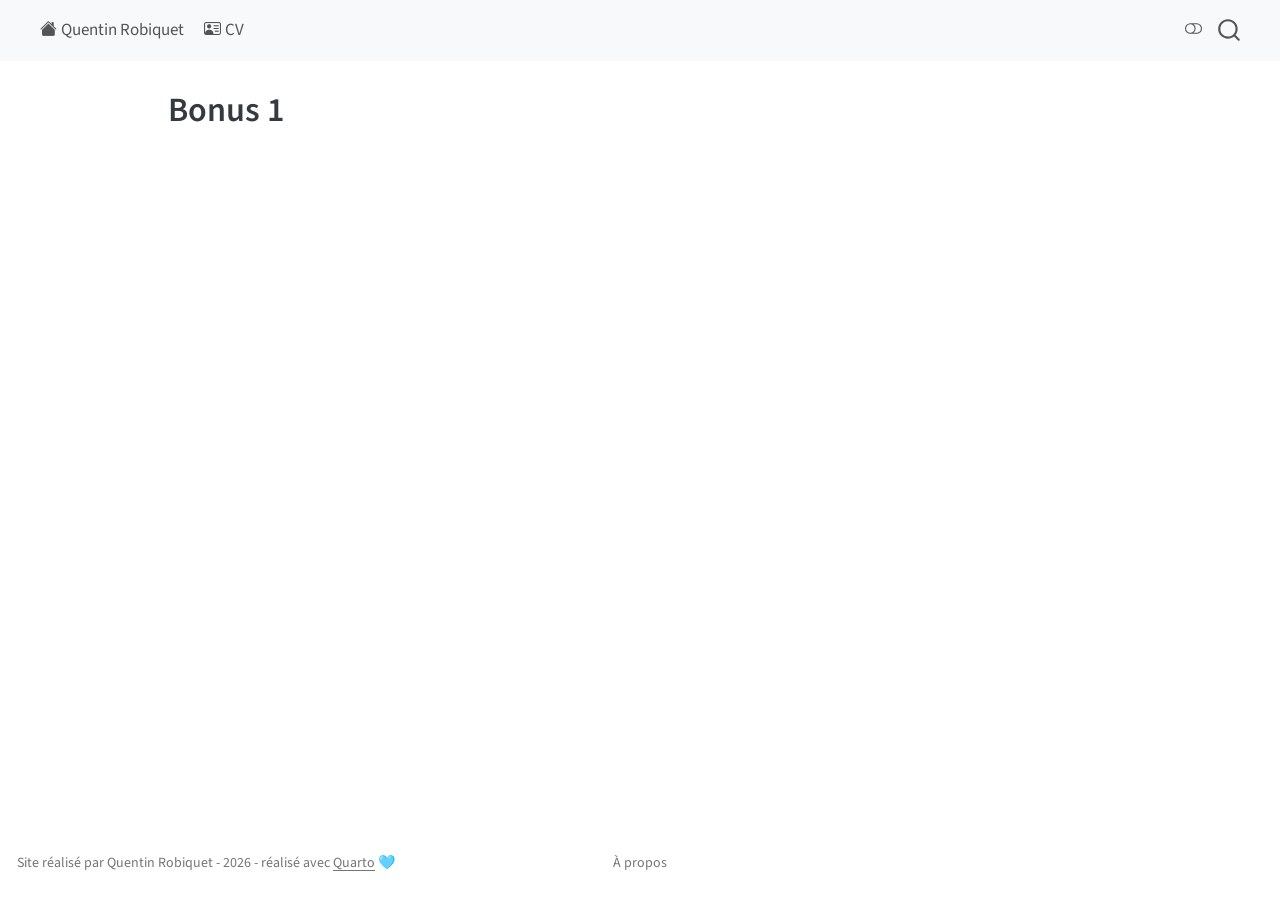
<file: autres_pages/Autre 1.html>
<!DOCTYPE html>
<html xmlns="http://www.w3.org/1999/xhtml" lang="en" xml:lang="en"><head>

<meta charset="utf-8">
<meta name="generator" content="quarto-1.10.19">

<meta name="viewport" content="width=device-width, initial-scale=1.0, user-scalable=yes">


<title>Bonus 1</title>
<style>
/* Default styles provided by pandoc.
** See https://pandoc.org/MANUAL.html#variables-for-html for config info.
*/
span.smallcaps{font-variant: small-caps;}
div.columns{display: flex; gap: 1.5em;}
div.column{flex: auto;}
@media screen {
div.columns{gap: min(4vw, 1.5em);}
div.column{overflow-x: auto;}
}
div.hanging-indent{margin-left: 1.5em; text-indent: -1.5em;}
ul.task-list{list-style: none;}
ul.task-list li input[type="checkbox"] {
  width: 0.8em;
  margin: 0 0.8em 0.2em -1em; /* quarto-specific, see https://github.com/quarto-dev/quarto-cli/issues/4556 */ 
  vertical-align: middle;
}
</style>


<script src="../site_libs/quarto-nav/quarto-nav.js"></script>
<script src="../site_libs/quarto-nav/headroom.min.js"></script>
<script src="../site_libs/clipboard/clipboard.min.js"></script>
<script src="../site_libs/quarto-search/autocomplete.umd.js"></script>
<script src="../site_libs/quarto-search/fuse.min.js"></script>
<script src="../site_libs/quarto-search/quarto-search.js"></script>
<meta name="quarto:offset" content="../">
<script src="../site_libs/quarto-html/quarto.js" type="module"></script>
<script src="../site_libs/quarto-html/tabsets/tabsets.js" type="module"></script>
<script src="../site_libs/quarto-html/popper.min.js"></script>
<script src="../site_libs/quarto-html/tippy.umd.min.js"></script>
<script src="../site_libs/quarto-html/anchor.min.js"></script>
<link href="../site_libs/quarto-html/tippy.css" rel="stylesheet">
<link href="../site_libs/quarto-html/quarto-syntax-highlighting-bf27225e3a48a9273f3daa8f8e829971.css" rel="stylesheet" class="quarto-color-scheme" id="quarto-text-highlighting-styles">
<link href="../site_libs/quarto-html/quarto-syntax-highlighting-dark-b626d73c4c936ccc3cb08be7d45d1df6.css" rel="stylesheet" class="quarto-color-scheme quarto-color-alternate" id="quarto-text-highlighting-styles">
<link href="../site_libs/quarto-html/quarto-syntax-highlighting-bf27225e3a48a9273f3daa8f8e829971.css" rel="stylesheet" class="quarto-color-scheme-extra" id="quarto-text-highlighting-styles">
<script src="../site_libs/bootstrap/bootstrap.min.js"></script>
<link href="../site_libs/bootstrap/bootstrap-icons.css" rel="stylesheet">
<link href="../site_libs/bootstrap/bootstrap-172ba59bd5e0b52282274ba0c0cc16fc.min.css" rel="stylesheet" append-hash="true" class="quarto-color-scheme" id="quarto-bootstrap" data-mode="light">
<link href="../site_libs/bootstrap/bootstrap-dark-8b348f4b4b74a528bf910da1e8c5139e.min.css" rel="stylesheet" append-hash="true" class="quarto-color-scheme quarto-color-alternate" id="quarto-bootstrap" data-mode="dark">
<link href="../site_libs/bootstrap/bootstrap-172ba59bd5e0b52282274ba0c0cc16fc.min.css" rel="stylesheet" append-hash="true" class="quarto-color-scheme-extra" id="quarto-bootstrap" data-mode="light">
<script id="quarto-search-options" type="application/json">{
  "location": "navbar",
  "copy-button": false,
  "collapse-after": 3,
  "panel-placement": "end",
  "type": "overlay",
  "limit": 50,
  "keyboard-shortcut": [
    "f",
    "/",
    "s"
  ],
  "show-item-context": false,
  "language": {
    "search-no-results-text": "No results",
    "search-matching-documents-text": "matching documents",
    "search-copy-link-title": "Copy link to search",
    "search-hide-matches-text": "Hide additional matches",
    "search-more-match-text": "more match in this document",
    "search-more-matches-text": "more matches in this document",
    "search-clear-button-title": "Clear",
    "search-text-placeholder": "",
    "search-detached-cancel-button-title": "Cancel",
    "search-submit-button-title": "Submit",
    "search-label": "Search"
  }
}</script>


<link rel="stylesheet" href="../styles.css">
</head>

<body class="nav-fixed quarto-light"><script id="quarto-html-before-body" type="application/javascript">
    const toggleBodyColorMode = (bsSheetEl) => {
      const mode = bsSheetEl.getAttribute("data-mode");
      const bodyEl = window.document.querySelector("body");
      if (mode === "dark") {
        bodyEl.classList.add("quarto-dark");
        bodyEl.classList.remove("quarto-light");
      } else {
        bodyEl.classList.add("quarto-light");
        bodyEl.classList.remove("quarto-dark");
      }
    }
    const toggleBodyColorPrimary = () => {
      const bsSheetEl = window.document.querySelector("link#quarto-bootstrap:not([rel=disabled-stylesheet])");
      if (bsSheetEl) {
        toggleBodyColorMode(bsSheetEl);
      }
    }
    const setColorSchemeToggle = (alternate) => {
      const toggles = window.document.querySelectorAll('.quarto-color-scheme-toggle');
      for (let i=0; i < toggles.length; i++) {
        const toggle = toggles[i];
        if (toggle) {
          if (alternate) {
            toggle.classList.add("alternate");
          } else {
            toggle.classList.remove("alternate");
          }
        }
      }
    };
    const toggleColorMode = (alternate) => {
      // Switch the stylesheets
      const primaryStylesheets = window.document.querySelectorAll('link.quarto-color-scheme:not(.quarto-color-alternate)');
      const alternateStylesheets = window.document.querySelectorAll('link.quarto-color-scheme.quarto-color-alternate');
      manageTransitions('#quarto-margin-sidebar .nav-link', false);
      if (alternate) {
        // note: dark is layered on light, we don't disable primary!
        enableStylesheet(alternateStylesheets);
        for (const sheetNode of alternateStylesheets) {
          if (sheetNode.id === "quarto-bootstrap") {
            toggleBodyColorMode(sheetNode);
          }
        }
      } else {
        disableStylesheet(alternateStylesheets);
        enableStylesheet(primaryStylesheets)
        toggleBodyColorPrimary();
      }
      manageTransitions('#quarto-margin-sidebar .nav-link', true);
      // Switch the toggles
      setColorSchemeToggle(alternate)
      // Hack to workaround the fact that safari doesn't
      // properly recolor the scrollbar when toggling (#1455)
      if (navigator.userAgent.indexOf('Safari') > 0 && navigator.userAgent.indexOf('Chrome') == -1) {
        manageTransitions("body", false);
        window.scrollTo(0, 1);
        setTimeout(() => {
          window.scrollTo(0, 0);
          manageTransitions("body", true);
        }, 40);
      }
    }
    const disableStylesheet = (stylesheets) => {
      for (let i=0; i < stylesheets.length; i++) {
        const stylesheet = stylesheets[i];
        stylesheet.rel = 'disabled-stylesheet';
      }
    }
    const enableStylesheet = (stylesheets) => {
      for (let i=0; i < stylesheets.length; i++) {
        const stylesheet = stylesheets[i];
        if(stylesheet.rel !== 'stylesheet') { // for Chrome, which will still FOUC without this check
          stylesheet.rel = 'stylesheet';
        }
      }
    }
    const manageTransitions = (selector, allowTransitions) => {
      const els = window.document.querySelectorAll(selector);
      for (let i=0; i < els.length; i++) {
        const el = els[i];
        if (allowTransitions) {
          el.classList.remove('notransition');
        } else {
          el.classList.add('notransition');
        }
      }
    }
    const isFileUrl = () => {
      return window.location.protocol === 'file:';
    }
    const hasAlternateSentinel = () => {
      let styleSentinel = getColorSchemeSentinel();
      if (styleSentinel !== null) {
        return styleSentinel === "alternate";
      } else {
        return false;
      }
    }
    const setStyleSentinel = (alternate) => {
      const value = alternate ? "alternate" : "default";
      if (!isFileUrl()) {
        window.localStorage.setItem("quarto-color-scheme", value);
      } else {
        localAlternateSentinel = value;
      }
    }
    const getColorSchemeSentinel = () => {
      if (!isFileUrl()) {
        const storageValue = window.localStorage.getItem("quarto-color-scheme");
        return storageValue != null ? storageValue : localAlternateSentinel;
      } else {
        return localAlternateSentinel;
      }
    }
    const toggleGiscusIfUsed = (isAlternate, darkModeDefault) => {
      const baseTheme = document.querySelector('#giscus-base-theme')?.value ?? 'light';
      const alternateTheme = document.querySelector('#giscus-alt-theme')?.value ?? 'dark';
      let newTheme = '';
      if(authorPrefersDark) {
        newTheme = isAlternate ? baseTheme : alternateTheme;
      } else {
        newTheme = isAlternate ? alternateTheme : baseTheme;
      }
      const changeGiscusTheme = () => {
        // From: https://github.com/giscus/giscus/issues/336
        const sendMessage = (message) => {
          const iframe = document.querySelector('iframe.giscus-frame');
          if (!iframe) return;
          iframe.contentWindow.postMessage({ giscus: message }, 'https://giscus.app');
        }
        sendMessage({
          setConfig: {
            theme: newTheme
          }
        });
      }
      const isGiscussLoaded = window.document.querySelector('iframe.giscus-frame') !== null;
      if (isGiscussLoaded) {
        changeGiscusTheme();
      }
    };
    const authorPrefersDark = false;
    const darkModeDefault = authorPrefersDark;
      document.querySelector('link#quarto-text-highlighting-styles.quarto-color-scheme-extra').rel = 'disabled-stylesheet';
      document.querySelector('link#quarto-bootstrap.quarto-color-scheme-extra').rel = 'disabled-stylesheet';
    let localAlternateSentinel = darkModeDefault ? 'alternate' : 'default';
    // Dark / light mode switch
    window.quartoToggleColorScheme = () => {
      // Read the current dark / light value
      let toAlternate = !hasAlternateSentinel();
      toggleColorMode(toAlternate);
      setStyleSentinel(toAlternate);
      toggleGiscusIfUsed(toAlternate, darkModeDefault);
      window.dispatchEvent(new Event('resize'));
    };
    // Switch to dark mode if need be
    if (hasAlternateSentinel()) {
      toggleColorMode(true);
    } else {
      toggleColorMode(false);
    }
  </script>

<div id="quarto-search-results"></div>
  <header id="quarto-header" class="headroom fixed-top">
    <nav class="navbar navbar-expand-lg " data-bs-theme="dark">
      <div class="navbar-container container-fluid">
            <div id="quarto-search" class="" title="Search"></div>
          <button class="navbar-toggler" type="button" data-bs-toggle="collapse" data-bs-target="#navbarCollapse" aria-controls="navbarCollapse" role="menu" aria-expanded="false" aria-label="Toggle navigation" onclick="if (window.quartoToggleHeadroom) { window.quartoToggleHeadroom(); }">
  <span class="navbar-toggler-icon"></span>
</button>
          <div class="collapse navbar-collapse" id="navbarCollapse">
            <ul class="navbar-nav navbar-nav-scroll me-auto">
  <li class="nav-item">
    <a class="nav-link" href="../index.html"> <i class="bi bi-house-fill" role="img">
</i> 
<span class="menu-text">Quentin Robiquet</span></a>
  </li>  
  <li class="nav-item">
    <a class="nav-link" href="../cv_global.pdf"> <i class="bi bi-person-vcard" role="img">
</i> 
<span class="menu-text">CV</span></a>
  </li>  
</ul>
          </div> <!-- /navcollapse -->
            <div class="quarto-navbar-tools">
  <a href="" class="quarto-color-scheme-toggle quarto-navigation-tool  px-1" onclick="window.quartoToggleColorScheme(); return false;" title="Toggle dark mode"><i class="bi"></i></a>
</div>
      </div> <!-- /container-fluid -->
    </nav>
</header>
<!-- content -->
<div id="quarto-content" class="quarto-container page-columns page-rows-contents page-layout-article page-navbar">
<!-- sidebar -->
<!-- margin-sidebar -->
    <div id="quarto-margin-sidebar" class="sidebar margin-sidebar zindex-bottom">
        
    </div>
<!-- main -->
<main class="content" id="quarto-document-content">


<header id="title-block-header" class="quarto-title-block default">
<div class="quarto-title">
<h1 class="title">Bonus 1</h1>
</div>



<div class="quarto-title-meta">

    
  
    
  </div>
  


</header>





<a onclick="window.scrollTo(0, 0); return false;" role="button" id="quarto-back-to-top"><i class="bi bi-arrow-up"></i> Back to top</a></main> <!-- /main -->
<script id="quarto-html-after-body" type="application/javascript">
  window.document.addEventListener("DOMContentLoaded", function (event) {
    // Ensure there is a toggle, if there isn't float one in the top right
    if (window.document.querySelector('.quarto-color-scheme-toggle') === null) {
      const a = window.document.createElement('a');
      a.classList.add('top-right');
      a.classList.add('quarto-color-scheme-toggle');
      a.href = "";
      a.onclick = function() { try { window.quartoToggleColorScheme(); } catch {} return false; };
      const i = window.document.createElement("i");
      i.classList.add('bi');
      a.appendChild(i);
      window.document.body.appendChild(a);
    }
    setColorSchemeToggle(hasAlternateSentinel())
    const icon = "";
    const anchorJS = new window.AnchorJS();
    anchorJS.options = {
      placement: 'right',
      icon: icon
    };
    anchorJS.add('.anchored');
    const isCodeAnnotation = (el) => {
      for (const clz of el.classList) {
        if (clz.startsWith('code-annotation-')) {                     
          return true;
        }
      }
      return false;
    }
    const onCopySuccess = function(e) {
      // button target
      const button = e.trigger;
      // don't keep focus
      button.blur();
      // flash "checked"
      button.classList.add('code-copy-button-checked');
      var currentTitle = button.getAttribute("title");
      button.setAttribute("title", "Copied!");
      let tooltip;
      if (window.bootstrap) {
        button.setAttribute("data-bs-toggle", "tooltip");
        button.setAttribute("data-bs-placement", "left");
        button.setAttribute("data-bs-title", "Copied!");
        tooltip = new bootstrap.Tooltip(button, 
          { trigger: "manual", 
            customClass: "code-copy-button-tooltip",
            offset: [0, -8]});
        tooltip.show();    
      }
      setTimeout(function() {
        if (tooltip) {
          tooltip.hide();
          button.removeAttribute("data-bs-title");
          button.removeAttribute("data-bs-toggle");
          button.removeAttribute("data-bs-placement");
        }
        button.setAttribute("title", currentTitle);
        button.classList.remove('code-copy-button-checked');
      }, 1000);
      // clear code selection
      e.clearSelection();
    }
    const getTextToCopy = function(trigger) {
      const outerScaffold = trigger.parentElement.cloneNode(true);
      const codeEl = outerScaffold.querySelector('code');
      for (const childEl of codeEl.children) {
        if (isCodeAnnotation(childEl)) {
          childEl.remove();
        }
      }
      return codeEl.innerText;
    }
    const clipboard = new window.ClipboardJS('.code-copy-button:not([data-in-quarto-modal])', {
      text: getTextToCopy
    });
    clipboard.on('success', onCopySuccess);
    if (window.document.getElementById('quarto-embedded-source-code-modal')) {
      const clipboardModal = new window.ClipboardJS('.code-copy-button[data-in-quarto-modal]', {
        text: getTextToCopy,
        container: window.document.getElementById('quarto-embedded-source-code-modal')
      });
      clipboardModal.on('success', onCopySuccess);
    }
      var localhostRegex = new RegExp(/^(?:http|https):\/\/localhost\:?[0-9]*\//);
      var mailtoRegex = new RegExp(/^mailto:/);
        var filterRegex = new RegExp("https:\/\/proquentinrobiquet\.github\.io\/portfolio_QR\/");
      var isInternal = (href) => {
          return filterRegex.test(href) || localhostRegex.test(href) || mailtoRegex.test(href);
      }
      // Inspect non-navigation links and adorn them if external
     var links = window.document.querySelectorAll('a[href]:not(.nav-link):not(.navbar-brand):not(.toc-action):not(.sidebar-link):not(.sidebar-item-toggle):not(.pagination-link):not(.no-external):not([aria-hidden]):not(.dropdown-item):not(.quarto-navigation-tool):not(.about-link)');
      for (var i=0; i<links.length; i++) {
        const link = links[i];
        if (!isInternal(link.href)) {
          // undo the damage that might have been done by quarto-nav.js in the case of
          // links that we want to consider external
          if (link.dataset.originalHref !== undefined) {
            link.href = link.dataset.originalHref;
          }
        }
      }
    function tippyHover(el, contentFn, onTriggerFn, onUntriggerFn) {
      const config = {
        allowHTML: true,
        maxWidth: 500,
        delay: 100,
        arrow: false,
        appendTo: function(el) {
            return el.parentElement;
        },
        interactive: true,
        interactiveBorder: 10,
        theme: 'quarto',
        placement: 'bottom-start',
      };
      if (contentFn) {
        config.content = contentFn;
      }
      if (onTriggerFn) {
        config.onTrigger = onTriggerFn;
      }
      if (onUntriggerFn) {
        config.onUntrigger = onUntriggerFn;
      }
      window.tippy(el, config); 
    }
    const noterefs = window.document.querySelectorAll('a[role="doc-noteref"]');
    for (var i=0; i<noterefs.length; i++) {
      const ref = noterefs[i];
      tippyHover(ref, function() {
        // use id or data attribute instead here
        let href = ref.getAttribute('data-footnote-href') || ref.getAttribute('href');
        try { href = new URL(href).hash; } catch {}
        const id = href.replace(/^#\/?/, "");
        const note = window.document.getElementById(id);
        if (note) {
          return note.innerHTML;
        } else {
          return "";
        }
      });
    }
    const xrefs = window.document.querySelectorAll('a.quarto-xref');
    const processXRef = (id, note) => {
      // Strip column container classes
      const stripColumnClz = (el) => {
        el.classList.remove("page-full", "page-columns");
        if (el.children) {
          for (const child of el.children) {
            stripColumnClz(child);
          }
        }
      }
      stripColumnClz(note)
      if (id === null || id.startsWith('sec-')) {
        // Special case sections, only their first couple elements
        const container = document.createElement("div");
        if (note.children && note.children.length > 2) {
          container.appendChild(note.children[0].cloneNode(true));
          for (let i = 1; i < note.children.length; i++) {
            const child = note.children[i];
            if (child.tagName === "P" && child.innerText === "") {
              continue;
            } else {
              container.appendChild(child.cloneNode(true));
              break;
            }
          }
          if (window.Quarto?.typesetMath) {
            window.Quarto.typesetMath(container);
          }
          return container.innerHTML
        } else {
          if (window.Quarto?.typesetMath) {
            window.Quarto.typesetMath(note);
          }
          return note.innerHTML;
        }
      } else {
        // Remove any anchor links if they are present
        const anchorLink = note.querySelector('a.anchorjs-link');
        if (anchorLink) {
          anchorLink.remove();
        }
        if (window.Quarto?.typesetMath) {
          window.Quarto.typesetMath(note);
        }
        if (note.classList.contains("callout")) {
          return note.outerHTML;
        } else {
          return note.innerHTML;
        }
      }
    }
    for (var i=0; i<xrefs.length; i++) {
      const xref = xrefs[i];
      tippyHover(xref, undefined, function(instance) {
        instance.disable();
        let url = xref.getAttribute('href');
        let hash = undefined; 
        if (url.startsWith('#')) {
          hash = url;
        } else {
          try { hash = new URL(url).hash; } catch {}
        }
        if (hash) {
          const id = hash.replace(/^#\/?/, "");
          const note = window.document.getElementById(id);
          if (note !== null) {
            try {
              const html = processXRef(id, note.cloneNode(true));
              instance.setContent(html);
            } finally {
              instance.enable();
              instance.show();
            }
          } else {
            // See if we can fetch this
            fetch(url.split('#')[0])
            .then(res => res.text())
            .then(html => {
              const parser = new DOMParser();
              const htmlDoc = parser.parseFromString(html, "text/html");
              const note = htmlDoc.getElementById(id);
              if (note !== null) {
                const html = processXRef(id, note);
                instance.setContent(html);
              } 
            }).finally(() => {
              instance.enable();
              instance.show();
            });
          }
        } else {
          // See if we can fetch a full url (with no hash to target)
          // This is a special case and we should probably do some content thinning / targeting
          fetch(url)
          .then(res => res.text())
          .then(html => {
            const parser = new DOMParser();
            const htmlDoc = parser.parseFromString(html, "text/html");
            const note = htmlDoc.querySelector('main.content');
            if (note !== null) {
              // This should only happen for chapter cross references
              // (since there is no id in the URL)
              // remove the first header
              if (note.children.length > 0 && note.children[0].tagName === "HEADER") {
                note.children[0].remove();
              }
              const html = processXRef(null, note);
              instance.setContent(html);
            } 
          }).finally(() => {
            instance.enable();
            instance.show();
          });
        }
      }, function(instance) {
      });
    }
        let selectedAnnoteEl;
        const selectorForAnnotation = ( cell, annotation) => {
          let cellAttr = 'data-code-cell="' + cell + '"';
          let lineAttr = 'data-code-annotation="' +  annotation + '"';
          const selector = 'span[' + cellAttr + '][' + lineAttr + ']';
          return selector;
        }
        const selectCodeLines = (annoteEl) => {
          const doc = window.document;
          const targetCell = annoteEl.getAttribute("data-target-cell");
          const targetAnnotation = annoteEl.getAttribute("data-target-annotation");
          const annoteSpan = window.document.querySelector(selectorForAnnotation(targetCell, targetAnnotation));
          const lines = annoteSpan.getAttribute("data-code-lines").split(",");
          const lineIds = lines.map((line) => {
            return targetCell + "-" + line;
          })
          let top = null;
          let height = null;
          let parent = null;
          if (lineIds.length > 0) {
              //compute the position of the single el (top and bottom and make a div)
              const el = window.document.getElementById(lineIds[0]);
              top = el.offsetTop;
              height = el.offsetHeight;
              parent = el.parentElement.parentElement;
            if (lineIds.length > 1) {
              const lastEl = window.document.getElementById(lineIds[lineIds.length - 1]);
              const bottom = lastEl.offsetTop + lastEl.offsetHeight;
              height = bottom - top;
            }
            if (top !== null && height !== null && parent !== null) {
              // cook up a div (if necessary) and position it 
              let div = window.document.getElementById("code-annotation-line-highlight");
              if (div === null) {
                div = window.document.createElement("div");
                div.setAttribute("id", "code-annotation-line-highlight");
                div.style.position = 'absolute';
                parent.appendChild(div);
              }
              div.style.top = top - 2 + "px";
              div.style.height = height + 4 + "px";
              div.style.left = 0;
              let gutterDiv = window.document.getElementById("code-annotation-line-highlight-gutter");
              if (gutterDiv === null) {
                gutterDiv = window.document.createElement("div");
                gutterDiv.setAttribute("id", "code-annotation-line-highlight-gutter");
                gutterDiv.style.position = 'absolute';
                const codeCell = window.document.getElementById(targetCell);
                const gutter = codeCell.querySelector('.code-annotation-gutter');
                gutter.appendChild(gutterDiv);
              }
              gutterDiv.style.top = top - 2 + "px";
              gutterDiv.style.height = height + 4 + "px";
            }
            selectedAnnoteEl = annoteEl;
          }
        };
        const unselectCodeLines = () => {
          const elementsIds = ["code-annotation-line-highlight", "code-annotation-line-highlight-gutter"];
          elementsIds.forEach((elId) => {
            const div = window.document.getElementById(elId);
            if (div) {
              div.remove();
            }
          });
          selectedAnnoteEl = undefined;
        };
          // Handle positioning of the toggle
      window.addEventListener(
        "resize",
        throttle(() => {
          elRect = undefined;
          if (selectedAnnoteEl) {
            selectCodeLines(selectedAnnoteEl);
          }
        }, 10)
      );
      function throttle(fn, ms) {
      let throttle = false;
      let timer;
        return (...args) => {
          if(!throttle) { // first call gets through
              fn.apply(this, args);
              throttle = true;
          } else { // all the others get throttled
              if(timer) clearTimeout(timer); // cancel #2
              timer = setTimeout(() => {
                fn.apply(this, args);
                timer = throttle = false;
              }, ms);
          }
        };
      }
        // Attach click handler to the DT
        const annoteDls = window.document.querySelectorAll('dt[data-target-cell]');
        for (const annoteDlNode of annoteDls) {
          annoteDlNode.addEventListener('click', (event) => {
            const clickedEl = event.target;
            if (clickedEl !== selectedAnnoteEl) {
              unselectCodeLines();
              const activeEl = window.document.querySelector('dt[data-target-cell].code-annotation-active');
              if (activeEl) {
                activeEl.classList.remove('code-annotation-active');
              }
              selectCodeLines(clickedEl);
              clickedEl.classList.add('code-annotation-active');
            } else {
              // Unselect the line
              unselectCodeLines();
              clickedEl.classList.remove('code-annotation-active');
            }
          });
        }
    const findCites = (el) => {
      const parentEl = el.parentElement;
      if (parentEl) {
        const cites = parentEl.dataset.cites;
        if (cites) {
          return {
            el,
            cites: cites.split(' ')
          };
        } else {
          return findCites(el.parentElement)
        }
      } else {
        return undefined;
      }
    };
    var bibliorefs = window.document.querySelectorAll('a[role="doc-biblioref"]');
    for (var i=0; i<bibliorefs.length; i++) {
      const ref = bibliorefs[i];
      const citeInfo = findCites(ref);
      if (citeInfo) {
        tippyHover(citeInfo.el, function() {
          var popup = window.document.createElement('div');
          citeInfo.cites.forEach(function(cite) {
            var citeDiv = window.document.createElement('div');
            citeDiv.classList.add('hanging-indent');
            citeDiv.classList.add('csl-entry');
            var biblioDiv = window.document.getElementById('ref-' + cite);
            if (biblioDiv) {
              citeDiv.innerHTML = biblioDiv.innerHTML;
            }
            popup.appendChild(citeDiv);
          });
          return popup.innerHTML;
        });
      }
    }
  });
  </script>
</div> <!-- /content -->
<footer class="footer">
  <div class="nav-footer">
    <div class="nav-footer-left">
<p>Site réalisé par Quentin Robiquet - 2026 - réalisé avec <a href="https://quarto.org">Quarto</a> 🩵​</p>
</div>   
    <div class="nav-footer-center">
      <ul class="footer-items list-unstyled">
    <li class="nav-item">
    <a class="nav-link" href="../about.html">
<p>À propos</p>
</a>
  </li>  
</ul>
    </div>
    <div class="nav-footer-right">
      &nbsp;
    </div>
  </div>
</footer>




</body></html>
</file>
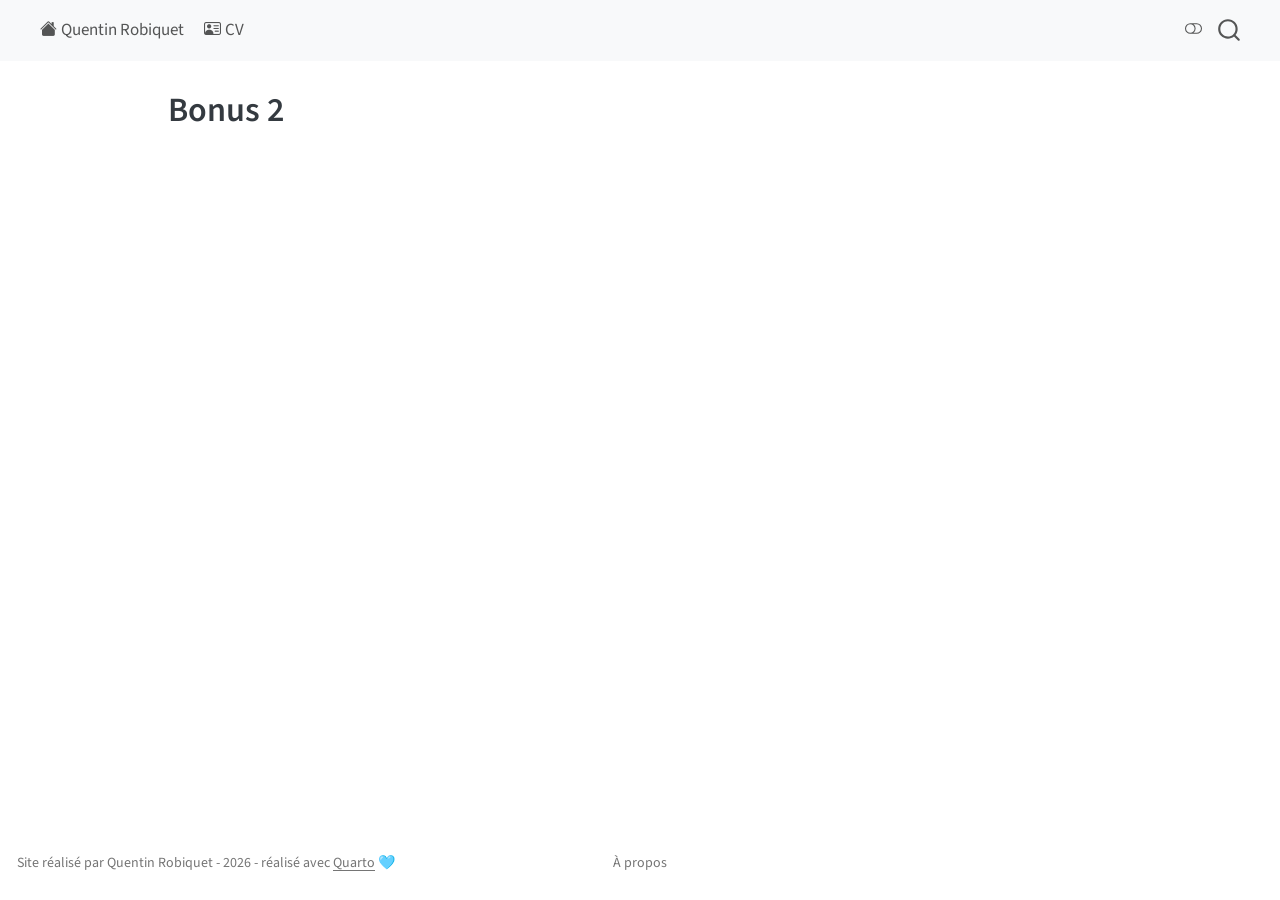
<file: autres_pages/Autre 2.html>
<!DOCTYPE html>
<html xmlns="http://www.w3.org/1999/xhtml" lang="en" xml:lang="en"><head>

<meta charset="utf-8">
<meta name="generator" content="quarto-1.10.19">

<meta name="viewport" content="width=device-width, initial-scale=1.0, user-scalable=yes">


<title>Bonus 2</title>
<style>
/* Default styles provided by pandoc.
** See https://pandoc.org/MANUAL.html#variables-for-html for config info.
*/
span.smallcaps{font-variant: small-caps;}
div.columns{display: flex; gap: 1.5em;}
div.column{flex: auto;}
@media screen {
div.columns{gap: min(4vw, 1.5em);}
div.column{overflow-x: auto;}
}
div.hanging-indent{margin-left: 1.5em; text-indent: -1.5em;}
ul.task-list{list-style: none;}
ul.task-list li input[type="checkbox"] {
  width: 0.8em;
  margin: 0 0.8em 0.2em -1em; /* quarto-specific, see https://github.com/quarto-dev/quarto-cli/issues/4556 */ 
  vertical-align: middle;
}
</style>


<script src="../site_libs/quarto-nav/quarto-nav.js"></script>
<script src="../site_libs/quarto-nav/headroom.min.js"></script>
<script src="../site_libs/clipboard/clipboard.min.js"></script>
<script src="../site_libs/quarto-search/autocomplete.umd.js"></script>
<script src="../site_libs/quarto-search/fuse.min.js"></script>
<script src="../site_libs/quarto-search/quarto-search.js"></script>
<meta name="quarto:offset" content="../">
<script src="../site_libs/quarto-html/quarto.js" type="module"></script>
<script src="../site_libs/quarto-html/tabsets/tabsets.js" type="module"></script>
<script src="../site_libs/quarto-html/popper.min.js"></script>
<script src="../site_libs/quarto-html/tippy.umd.min.js"></script>
<script src="../site_libs/quarto-html/anchor.min.js"></script>
<link href="../site_libs/quarto-html/tippy.css" rel="stylesheet">
<link href="../site_libs/quarto-html/quarto-syntax-highlighting-bf27225e3a48a9273f3daa8f8e829971.css" rel="stylesheet" class="quarto-color-scheme" id="quarto-text-highlighting-styles">
<link href="../site_libs/quarto-html/quarto-syntax-highlighting-dark-b626d73c4c936ccc3cb08be7d45d1df6.css" rel="stylesheet" class="quarto-color-scheme quarto-color-alternate" id="quarto-text-highlighting-styles">
<link href="../site_libs/quarto-html/quarto-syntax-highlighting-bf27225e3a48a9273f3daa8f8e829971.css" rel="stylesheet" class="quarto-color-scheme-extra" id="quarto-text-highlighting-styles">
<script src="../site_libs/bootstrap/bootstrap.min.js"></script>
<link href="../site_libs/bootstrap/bootstrap-icons.css" rel="stylesheet">
<link href="../site_libs/bootstrap/bootstrap-172ba59bd5e0b52282274ba0c0cc16fc.min.css" rel="stylesheet" append-hash="true" class="quarto-color-scheme" id="quarto-bootstrap" data-mode="light">
<link href="../site_libs/bootstrap/bootstrap-dark-8b348f4b4b74a528bf910da1e8c5139e.min.css" rel="stylesheet" append-hash="true" class="quarto-color-scheme quarto-color-alternate" id="quarto-bootstrap" data-mode="dark">
<link href="../site_libs/bootstrap/bootstrap-172ba59bd5e0b52282274ba0c0cc16fc.min.css" rel="stylesheet" append-hash="true" class="quarto-color-scheme-extra" id="quarto-bootstrap" data-mode="light">
<script id="quarto-search-options" type="application/json">{
  "location": "navbar",
  "copy-button": false,
  "collapse-after": 3,
  "panel-placement": "end",
  "type": "overlay",
  "limit": 50,
  "keyboard-shortcut": [
    "f",
    "/",
    "s"
  ],
  "show-item-context": false,
  "language": {
    "search-no-results-text": "No results",
    "search-matching-documents-text": "matching documents",
    "search-copy-link-title": "Copy link to search",
    "search-hide-matches-text": "Hide additional matches",
    "search-more-match-text": "more match in this document",
    "search-more-matches-text": "more matches in this document",
    "search-clear-button-title": "Clear",
    "search-text-placeholder": "",
    "search-detached-cancel-button-title": "Cancel",
    "search-submit-button-title": "Submit",
    "search-label": "Search"
  }
}</script>


<link rel="stylesheet" href="../styles.css">
</head>

<body class="nav-fixed quarto-light"><script id="quarto-html-before-body" type="application/javascript">
    const toggleBodyColorMode = (bsSheetEl) => {
      const mode = bsSheetEl.getAttribute("data-mode");
      const bodyEl = window.document.querySelector("body");
      if (mode === "dark") {
        bodyEl.classList.add("quarto-dark");
        bodyEl.classList.remove("quarto-light");
      } else {
        bodyEl.classList.add("quarto-light");
        bodyEl.classList.remove("quarto-dark");
      }
    }
    const toggleBodyColorPrimary = () => {
      const bsSheetEl = window.document.querySelector("link#quarto-bootstrap:not([rel=disabled-stylesheet])");
      if (bsSheetEl) {
        toggleBodyColorMode(bsSheetEl);
      }
    }
    const setColorSchemeToggle = (alternate) => {
      const toggles = window.document.querySelectorAll('.quarto-color-scheme-toggle');
      for (let i=0; i < toggles.length; i++) {
        const toggle = toggles[i];
        if (toggle) {
          if (alternate) {
            toggle.classList.add("alternate");
          } else {
            toggle.classList.remove("alternate");
          }
        }
      }
    };
    const toggleColorMode = (alternate) => {
      // Switch the stylesheets
      const primaryStylesheets = window.document.querySelectorAll('link.quarto-color-scheme:not(.quarto-color-alternate)');
      const alternateStylesheets = window.document.querySelectorAll('link.quarto-color-scheme.quarto-color-alternate');
      manageTransitions('#quarto-margin-sidebar .nav-link', false);
      if (alternate) {
        // note: dark is layered on light, we don't disable primary!
        enableStylesheet(alternateStylesheets);
        for (const sheetNode of alternateStylesheets) {
          if (sheetNode.id === "quarto-bootstrap") {
            toggleBodyColorMode(sheetNode);
          }
        }
      } else {
        disableStylesheet(alternateStylesheets);
        enableStylesheet(primaryStylesheets)
        toggleBodyColorPrimary();
      }
      manageTransitions('#quarto-margin-sidebar .nav-link', true);
      // Switch the toggles
      setColorSchemeToggle(alternate)
      // Hack to workaround the fact that safari doesn't
      // properly recolor the scrollbar when toggling (#1455)
      if (navigator.userAgent.indexOf('Safari') > 0 && navigator.userAgent.indexOf('Chrome') == -1) {
        manageTransitions("body", false);
        window.scrollTo(0, 1);
        setTimeout(() => {
          window.scrollTo(0, 0);
          manageTransitions("body", true);
        }, 40);
      }
    }
    const disableStylesheet = (stylesheets) => {
      for (let i=0; i < stylesheets.length; i++) {
        const stylesheet = stylesheets[i];
        stylesheet.rel = 'disabled-stylesheet';
      }
    }
    const enableStylesheet = (stylesheets) => {
      for (let i=0; i < stylesheets.length; i++) {
        const stylesheet = stylesheets[i];
        if(stylesheet.rel !== 'stylesheet') { // for Chrome, which will still FOUC without this check
          stylesheet.rel = 'stylesheet';
        }
      }
    }
    const manageTransitions = (selector, allowTransitions) => {
      const els = window.document.querySelectorAll(selector);
      for (let i=0; i < els.length; i++) {
        const el = els[i];
        if (allowTransitions) {
          el.classList.remove('notransition');
        } else {
          el.classList.add('notransition');
        }
      }
    }
    const isFileUrl = () => {
      return window.location.protocol === 'file:';
    }
    const hasAlternateSentinel = () => {
      let styleSentinel = getColorSchemeSentinel();
      if (styleSentinel !== null) {
        return styleSentinel === "alternate";
      } else {
        return false;
      }
    }
    const setStyleSentinel = (alternate) => {
      const value = alternate ? "alternate" : "default";
      if (!isFileUrl()) {
        window.localStorage.setItem("quarto-color-scheme", value);
      } else {
        localAlternateSentinel = value;
      }
    }
    const getColorSchemeSentinel = () => {
      if (!isFileUrl()) {
        const storageValue = window.localStorage.getItem("quarto-color-scheme");
        return storageValue != null ? storageValue : localAlternateSentinel;
      } else {
        return localAlternateSentinel;
      }
    }
    const toggleGiscusIfUsed = (isAlternate, darkModeDefault) => {
      const baseTheme = document.querySelector('#giscus-base-theme')?.value ?? 'light';
      const alternateTheme = document.querySelector('#giscus-alt-theme')?.value ?? 'dark';
      let newTheme = '';
      if(authorPrefersDark) {
        newTheme = isAlternate ? baseTheme : alternateTheme;
      } else {
        newTheme = isAlternate ? alternateTheme : baseTheme;
      }
      const changeGiscusTheme = () => {
        // From: https://github.com/giscus/giscus/issues/336
        const sendMessage = (message) => {
          const iframe = document.querySelector('iframe.giscus-frame');
          if (!iframe) return;
          iframe.contentWindow.postMessage({ giscus: message }, 'https://giscus.app');
        }
        sendMessage({
          setConfig: {
            theme: newTheme
          }
        });
      }
      const isGiscussLoaded = window.document.querySelector('iframe.giscus-frame') !== null;
      if (isGiscussLoaded) {
        changeGiscusTheme();
      }
    };
    const authorPrefersDark = false;
    const darkModeDefault = authorPrefersDark;
      document.querySelector('link#quarto-text-highlighting-styles.quarto-color-scheme-extra').rel = 'disabled-stylesheet';
      document.querySelector('link#quarto-bootstrap.quarto-color-scheme-extra').rel = 'disabled-stylesheet';
    let localAlternateSentinel = darkModeDefault ? 'alternate' : 'default';
    // Dark / light mode switch
    window.quartoToggleColorScheme = () => {
      // Read the current dark / light value
      let toAlternate = !hasAlternateSentinel();
      toggleColorMode(toAlternate);
      setStyleSentinel(toAlternate);
      toggleGiscusIfUsed(toAlternate, darkModeDefault);
      window.dispatchEvent(new Event('resize'));
    };
    // Switch to dark mode if need be
    if (hasAlternateSentinel()) {
      toggleColorMode(true);
    } else {
      toggleColorMode(false);
    }
  </script>

<div id="quarto-search-results"></div>
  <header id="quarto-header" class="headroom fixed-top">
    <nav class="navbar navbar-expand-lg " data-bs-theme="dark">
      <div class="navbar-container container-fluid">
            <div id="quarto-search" class="" title="Search"></div>
          <button class="navbar-toggler" type="button" data-bs-toggle="collapse" data-bs-target="#navbarCollapse" aria-controls="navbarCollapse" role="menu" aria-expanded="false" aria-label="Toggle navigation" onclick="if (window.quartoToggleHeadroom) { window.quartoToggleHeadroom(); }">
  <span class="navbar-toggler-icon"></span>
</button>
          <div class="collapse navbar-collapse" id="navbarCollapse">
            <ul class="navbar-nav navbar-nav-scroll me-auto">
  <li class="nav-item">
    <a class="nav-link" href="../index.html"> <i class="bi bi-house-fill" role="img">
</i> 
<span class="menu-text">Quentin Robiquet</span></a>
  </li>  
  <li class="nav-item">
    <a class="nav-link" href="../cv_global.pdf"> <i class="bi bi-person-vcard" role="img">
</i> 
<span class="menu-text">CV</span></a>
  </li>  
</ul>
          </div> <!-- /navcollapse -->
            <div class="quarto-navbar-tools">
  <a href="" class="quarto-color-scheme-toggle quarto-navigation-tool  px-1" onclick="window.quartoToggleColorScheme(); return false;" title="Toggle dark mode"><i class="bi"></i></a>
</div>
      </div> <!-- /container-fluid -->
    </nav>
</header>
<!-- content -->
<div id="quarto-content" class="quarto-container page-columns page-rows-contents page-layout-article page-navbar">
<!-- sidebar -->
<!-- margin-sidebar -->
    <div id="quarto-margin-sidebar" class="sidebar margin-sidebar zindex-bottom">
        
    </div>
<!-- main -->
<main class="content" id="quarto-document-content">


<header id="title-block-header" class="quarto-title-block default">
<div class="quarto-title">
<h1 class="title">Bonus 2</h1>
</div>



<div class="quarto-title-meta">

    
  
    
  </div>
  


</header>





<a onclick="window.scrollTo(0, 0); return false;" role="button" id="quarto-back-to-top"><i class="bi bi-arrow-up"></i> Back to top</a></main> <!-- /main -->
<script id="quarto-html-after-body" type="application/javascript">
  window.document.addEventListener("DOMContentLoaded", function (event) {
    // Ensure there is a toggle, if there isn't float one in the top right
    if (window.document.querySelector('.quarto-color-scheme-toggle') === null) {
      const a = window.document.createElement('a');
      a.classList.add('top-right');
      a.classList.add('quarto-color-scheme-toggle');
      a.href = "";
      a.onclick = function() { try { window.quartoToggleColorScheme(); } catch {} return false; };
      const i = window.document.createElement("i");
      i.classList.add('bi');
      a.appendChild(i);
      window.document.body.appendChild(a);
    }
    setColorSchemeToggle(hasAlternateSentinel())
    const icon = "";
    const anchorJS = new window.AnchorJS();
    anchorJS.options = {
      placement: 'right',
      icon: icon
    };
    anchorJS.add('.anchored');
    const isCodeAnnotation = (el) => {
      for (const clz of el.classList) {
        if (clz.startsWith('code-annotation-')) {                     
          return true;
        }
      }
      return false;
    }
    const onCopySuccess = function(e) {
      // button target
      const button = e.trigger;
      // don't keep focus
      button.blur();
      // flash "checked"
      button.classList.add('code-copy-button-checked');
      var currentTitle = button.getAttribute("title");
      button.setAttribute("title", "Copied!");
      let tooltip;
      if (window.bootstrap) {
        button.setAttribute("data-bs-toggle", "tooltip");
        button.setAttribute("data-bs-placement", "left");
        button.setAttribute("data-bs-title", "Copied!");
        tooltip = new bootstrap.Tooltip(button, 
          { trigger: "manual", 
            customClass: "code-copy-button-tooltip",
            offset: [0, -8]});
        tooltip.show();    
      }
      setTimeout(function() {
        if (tooltip) {
          tooltip.hide();
          button.removeAttribute("data-bs-title");
          button.removeAttribute("data-bs-toggle");
          button.removeAttribute("data-bs-placement");
        }
        button.setAttribute("title", currentTitle);
        button.classList.remove('code-copy-button-checked');
      }, 1000);
      // clear code selection
      e.clearSelection();
    }
    const getTextToCopy = function(trigger) {
      const outerScaffold = trigger.parentElement.cloneNode(true);
      const codeEl = outerScaffold.querySelector('code');
      for (const childEl of codeEl.children) {
        if (isCodeAnnotation(childEl)) {
          childEl.remove();
        }
      }
      return codeEl.innerText;
    }
    const clipboard = new window.ClipboardJS('.code-copy-button:not([data-in-quarto-modal])', {
      text: getTextToCopy
    });
    clipboard.on('success', onCopySuccess);
    if (window.document.getElementById('quarto-embedded-source-code-modal')) {
      const clipboardModal = new window.ClipboardJS('.code-copy-button[data-in-quarto-modal]', {
        text: getTextToCopy,
        container: window.document.getElementById('quarto-embedded-source-code-modal')
      });
      clipboardModal.on('success', onCopySuccess);
    }
      var localhostRegex = new RegExp(/^(?:http|https):\/\/localhost\:?[0-9]*\//);
      var mailtoRegex = new RegExp(/^mailto:/);
        var filterRegex = new RegExp("https:\/\/proquentinrobiquet\.github\.io\/portfolio_QR\/");
      var isInternal = (href) => {
          return filterRegex.test(href) || localhostRegex.test(href) || mailtoRegex.test(href);
      }
      // Inspect non-navigation links and adorn them if external
     var links = window.document.querySelectorAll('a[href]:not(.nav-link):not(.navbar-brand):not(.toc-action):not(.sidebar-link):not(.sidebar-item-toggle):not(.pagination-link):not(.no-external):not([aria-hidden]):not(.dropdown-item):not(.quarto-navigation-tool):not(.about-link)');
      for (var i=0; i<links.length; i++) {
        const link = links[i];
        if (!isInternal(link.href)) {
          // undo the damage that might have been done by quarto-nav.js in the case of
          // links that we want to consider external
          if (link.dataset.originalHref !== undefined) {
            link.href = link.dataset.originalHref;
          }
        }
      }
    function tippyHover(el, contentFn, onTriggerFn, onUntriggerFn) {
      const config = {
        allowHTML: true,
        maxWidth: 500,
        delay: 100,
        arrow: false,
        appendTo: function(el) {
            return el.parentElement;
        },
        interactive: true,
        interactiveBorder: 10,
        theme: 'quarto',
        placement: 'bottom-start',
      };
      if (contentFn) {
        config.content = contentFn;
      }
      if (onTriggerFn) {
        config.onTrigger = onTriggerFn;
      }
      if (onUntriggerFn) {
        config.onUntrigger = onUntriggerFn;
      }
      window.tippy(el, config); 
    }
    const noterefs = window.document.querySelectorAll('a[role="doc-noteref"]');
    for (var i=0; i<noterefs.length; i++) {
      const ref = noterefs[i];
      tippyHover(ref, function() {
        // use id or data attribute instead here
        let href = ref.getAttribute('data-footnote-href') || ref.getAttribute('href');
        try { href = new URL(href).hash; } catch {}
        const id = href.replace(/^#\/?/, "");
        const note = window.document.getElementById(id);
        if (note) {
          return note.innerHTML;
        } else {
          return "";
        }
      });
    }
    const xrefs = window.document.querySelectorAll('a.quarto-xref');
    const processXRef = (id, note) => {
      // Strip column container classes
      const stripColumnClz = (el) => {
        el.classList.remove("page-full", "page-columns");
        if (el.children) {
          for (const child of el.children) {
            stripColumnClz(child);
          }
        }
      }
      stripColumnClz(note)
      if (id === null || id.startsWith('sec-')) {
        // Special case sections, only their first couple elements
        const container = document.createElement("div");
        if (note.children && note.children.length > 2) {
          container.appendChild(note.children[0].cloneNode(true));
          for (let i = 1; i < note.children.length; i++) {
            const child = note.children[i];
            if (child.tagName === "P" && child.innerText === "") {
              continue;
            } else {
              container.appendChild(child.cloneNode(true));
              break;
            }
          }
          if (window.Quarto?.typesetMath) {
            window.Quarto.typesetMath(container);
          }
          return container.innerHTML
        } else {
          if (window.Quarto?.typesetMath) {
            window.Quarto.typesetMath(note);
          }
          return note.innerHTML;
        }
      } else {
        // Remove any anchor links if they are present
        const anchorLink = note.querySelector('a.anchorjs-link');
        if (anchorLink) {
          anchorLink.remove();
        }
        if (window.Quarto?.typesetMath) {
          window.Quarto.typesetMath(note);
        }
        if (note.classList.contains("callout")) {
          return note.outerHTML;
        } else {
          return note.innerHTML;
        }
      }
    }
    for (var i=0; i<xrefs.length; i++) {
      const xref = xrefs[i];
      tippyHover(xref, undefined, function(instance) {
        instance.disable();
        let url = xref.getAttribute('href');
        let hash = undefined; 
        if (url.startsWith('#')) {
          hash = url;
        } else {
          try { hash = new URL(url).hash; } catch {}
        }
        if (hash) {
          const id = hash.replace(/^#\/?/, "");
          const note = window.document.getElementById(id);
          if (note !== null) {
            try {
              const html = processXRef(id, note.cloneNode(true));
              instance.setContent(html);
            } finally {
              instance.enable();
              instance.show();
            }
          } else {
            // See if we can fetch this
            fetch(url.split('#')[0])
            .then(res => res.text())
            .then(html => {
              const parser = new DOMParser();
              const htmlDoc = parser.parseFromString(html, "text/html");
              const note = htmlDoc.getElementById(id);
              if (note !== null) {
                const html = processXRef(id, note);
                instance.setContent(html);
              } 
            }).finally(() => {
              instance.enable();
              instance.show();
            });
          }
        } else {
          // See if we can fetch a full url (with no hash to target)
          // This is a special case and we should probably do some content thinning / targeting
          fetch(url)
          .then(res => res.text())
          .then(html => {
            const parser = new DOMParser();
            const htmlDoc = parser.parseFromString(html, "text/html");
            const note = htmlDoc.querySelector('main.content');
            if (note !== null) {
              // This should only happen for chapter cross references
              // (since there is no id in the URL)
              // remove the first header
              if (note.children.length > 0 && note.children[0].tagName === "HEADER") {
                note.children[0].remove();
              }
              const html = processXRef(null, note);
              instance.setContent(html);
            } 
          }).finally(() => {
            instance.enable();
            instance.show();
          });
        }
      }, function(instance) {
      });
    }
        let selectedAnnoteEl;
        const selectorForAnnotation = ( cell, annotation) => {
          let cellAttr = 'data-code-cell="' + cell + '"';
          let lineAttr = 'data-code-annotation="' +  annotation + '"';
          const selector = 'span[' + cellAttr + '][' + lineAttr + ']';
          return selector;
        }
        const selectCodeLines = (annoteEl) => {
          const doc = window.document;
          const targetCell = annoteEl.getAttribute("data-target-cell");
          const targetAnnotation = annoteEl.getAttribute("data-target-annotation");
          const annoteSpan = window.document.querySelector(selectorForAnnotation(targetCell, targetAnnotation));
          const lines = annoteSpan.getAttribute("data-code-lines").split(",");
          const lineIds = lines.map((line) => {
            return targetCell + "-" + line;
          })
          let top = null;
          let height = null;
          let parent = null;
          if (lineIds.length > 0) {
              //compute the position of the single el (top and bottom and make a div)
              const el = window.document.getElementById(lineIds[0]);
              top = el.offsetTop;
              height = el.offsetHeight;
              parent = el.parentElement.parentElement;
            if (lineIds.length > 1) {
              const lastEl = window.document.getElementById(lineIds[lineIds.length - 1]);
              const bottom = lastEl.offsetTop + lastEl.offsetHeight;
              height = bottom - top;
            }
            if (top !== null && height !== null && parent !== null) {
              // cook up a div (if necessary) and position it 
              let div = window.document.getElementById("code-annotation-line-highlight");
              if (div === null) {
                div = window.document.createElement("div");
                div.setAttribute("id", "code-annotation-line-highlight");
                div.style.position = 'absolute';
                parent.appendChild(div);
              }
              div.style.top = top - 2 + "px";
              div.style.height = height + 4 + "px";
              div.style.left = 0;
              let gutterDiv = window.document.getElementById("code-annotation-line-highlight-gutter");
              if (gutterDiv === null) {
                gutterDiv = window.document.createElement("div");
                gutterDiv.setAttribute("id", "code-annotation-line-highlight-gutter");
                gutterDiv.style.position = 'absolute';
                const codeCell = window.document.getElementById(targetCell);
                const gutter = codeCell.querySelector('.code-annotation-gutter');
                gutter.appendChild(gutterDiv);
              }
              gutterDiv.style.top = top - 2 + "px";
              gutterDiv.style.height = height + 4 + "px";
            }
            selectedAnnoteEl = annoteEl;
          }
        };
        const unselectCodeLines = () => {
          const elementsIds = ["code-annotation-line-highlight", "code-annotation-line-highlight-gutter"];
          elementsIds.forEach((elId) => {
            const div = window.document.getElementById(elId);
            if (div) {
              div.remove();
            }
          });
          selectedAnnoteEl = undefined;
        };
          // Handle positioning of the toggle
      window.addEventListener(
        "resize",
        throttle(() => {
          elRect = undefined;
          if (selectedAnnoteEl) {
            selectCodeLines(selectedAnnoteEl);
          }
        }, 10)
      );
      function throttle(fn, ms) {
      let throttle = false;
      let timer;
        return (...args) => {
          if(!throttle) { // first call gets through
              fn.apply(this, args);
              throttle = true;
          } else { // all the others get throttled
              if(timer) clearTimeout(timer); // cancel #2
              timer = setTimeout(() => {
                fn.apply(this, args);
                timer = throttle = false;
              }, ms);
          }
        };
      }
        // Attach click handler to the DT
        const annoteDls = window.document.querySelectorAll('dt[data-target-cell]');
        for (const annoteDlNode of annoteDls) {
          annoteDlNode.addEventListener('click', (event) => {
            const clickedEl = event.target;
            if (clickedEl !== selectedAnnoteEl) {
              unselectCodeLines();
              const activeEl = window.document.querySelector('dt[data-target-cell].code-annotation-active');
              if (activeEl) {
                activeEl.classList.remove('code-annotation-active');
              }
              selectCodeLines(clickedEl);
              clickedEl.classList.add('code-annotation-active');
            } else {
              // Unselect the line
              unselectCodeLines();
              clickedEl.classList.remove('code-annotation-active');
            }
          });
        }
    const findCites = (el) => {
      const parentEl = el.parentElement;
      if (parentEl) {
        const cites = parentEl.dataset.cites;
        if (cites) {
          return {
            el,
            cites: cites.split(' ')
          };
        } else {
          return findCites(el.parentElement)
        }
      } else {
        return undefined;
      }
    };
    var bibliorefs = window.document.querySelectorAll('a[role="doc-biblioref"]');
    for (var i=0; i<bibliorefs.length; i++) {
      const ref = bibliorefs[i];
      const citeInfo = findCites(ref);
      if (citeInfo) {
        tippyHover(citeInfo.el, function() {
          var popup = window.document.createElement('div');
          citeInfo.cites.forEach(function(cite) {
            var citeDiv = window.document.createElement('div');
            citeDiv.classList.add('hanging-indent');
            citeDiv.classList.add('csl-entry');
            var biblioDiv = window.document.getElementById('ref-' + cite);
            if (biblioDiv) {
              citeDiv.innerHTML = biblioDiv.innerHTML;
            }
            popup.appendChild(citeDiv);
          });
          return popup.innerHTML;
        });
      }
    }
  });
  </script>
</div> <!-- /content -->
<footer class="footer">
  <div class="nav-footer">
    <div class="nav-footer-left">
<p>Site réalisé par Quentin Robiquet - 2026 - réalisé avec <a href="https://quarto.org">Quarto</a> 🩵​</p>
</div>   
    <div class="nav-footer-center">
      <ul class="footer-items list-unstyled">
    <li class="nav-item">
    <a class="nav-link" href="../about.html">
<p>À propos</p>
</a>
  </li>  
</ul>
    </div>
    <div class="nav-footer-right">
      &nbsp;
    </div>
  </div>
</footer>




</body></html>
</file>
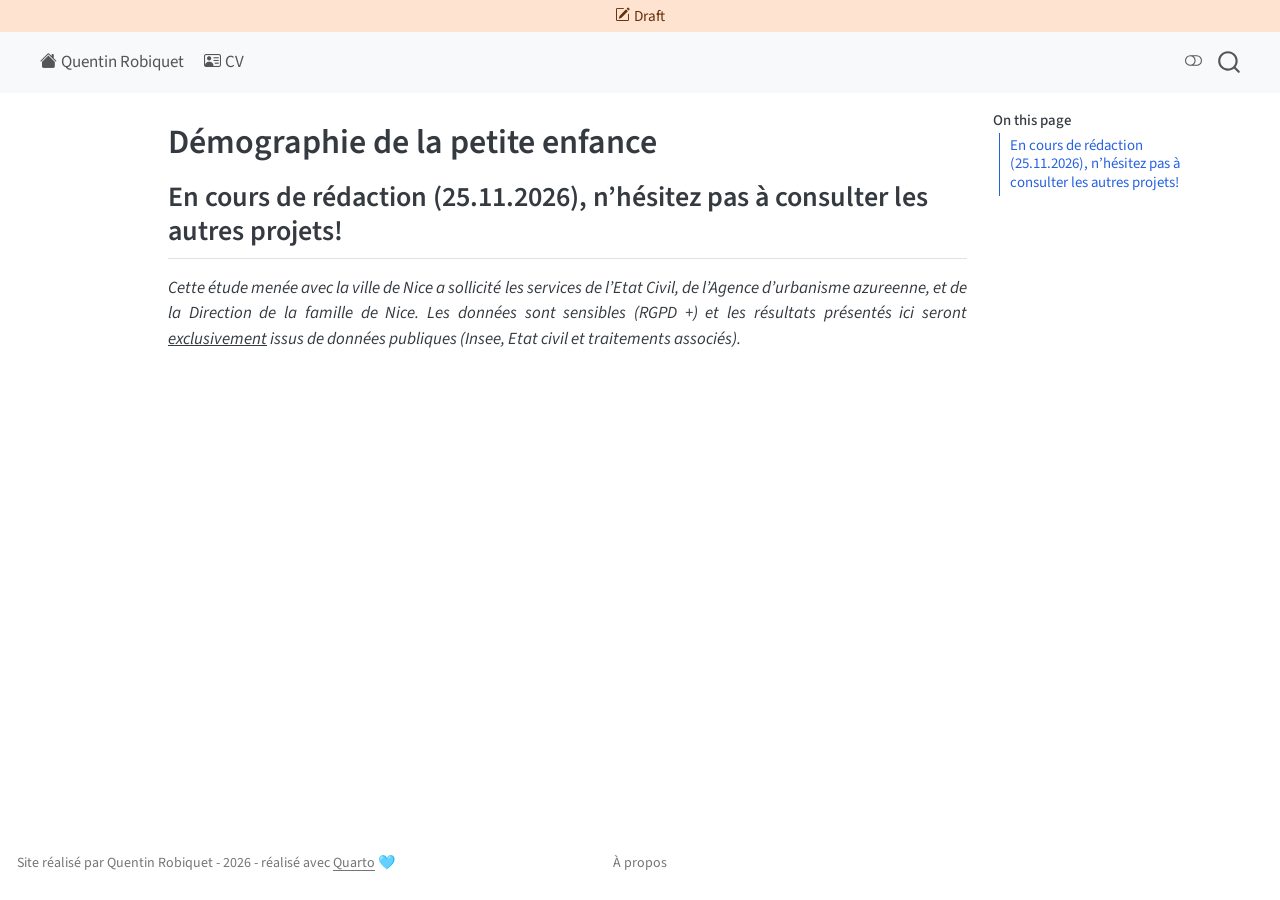
<file: projects/La petite enfance.html>
<!DOCTYPE html>
<html xmlns="http://www.w3.org/1999/xhtml" lang="en" xml:lang="en"><head>

<meta charset="utf-8">
<meta name="generator" content="quarto-1.10.19">

<meta name="viewport" content="width=device-width, initial-scale=1.0, user-scalable=yes">


<title>Démographie de la petite enfance</title>
<style>
/* Default styles provided by pandoc.
** See https://pandoc.org/MANUAL.html#variables-for-html for config info.
*/
span.smallcaps{font-variant: small-caps;}
div.columns{display: flex; gap: 1.5em;}
div.column{flex: auto;}
@media screen {
div.columns{gap: min(4vw, 1.5em);}
div.column{overflow-x: auto;}
}
div.hanging-indent{margin-left: 1.5em; text-indent: -1.5em;}
ul.task-list{list-style: none;}
ul.task-list li input[type="checkbox"] {
  width: 0.8em;
  margin: 0 0.8em 0.2em -1em; /* quarto-specific, see https://github.com/quarto-dev/quarto-cli/issues/4556 */ 
  vertical-align: middle;
}
</style>


<script src="../site_libs/quarto-nav/quarto-nav.js"></script>
<script src="../site_libs/quarto-nav/headroom.min.js"></script>
<script src="../site_libs/clipboard/clipboard.min.js"></script>
<script src="../site_libs/quarto-search/autocomplete.umd.js"></script>
<script src="../site_libs/quarto-search/fuse.min.js"></script>
<script src="../site_libs/quarto-search/quarto-search.js"></script>
<meta name="quarto:offset" content="../">
<script src="../site_libs/quarto-html/quarto.js" type="module"></script>
<script src="../site_libs/quarto-html/tabsets/tabsets.js" type="module"></script>
<script src="../site_libs/quarto-html/popper.min.js"></script>
<script src="../site_libs/quarto-html/tippy.umd.min.js"></script>
<script src="../site_libs/quarto-html/anchor.min.js"></script>
<link href="../site_libs/quarto-html/tippy.css" rel="stylesheet">
<link href="../site_libs/quarto-html/quarto-syntax-highlighting-bf27225e3a48a9273f3daa8f8e829971.css" rel="stylesheet" class="quarto-color-scheme" id="quarto-text-highlighting-styles">
<link href="../site_libs/quarto-html/quarto-syntax-highlighting-dark-b626d73c4c936ccc3cb08be7d45d1df6.css" rel="stylesheet" class="quarto-color-scheme quarto-color-alternate" id="quarto-text-highlighting-styles">
<link href="../site_libs/quarto-html/quarto-syntax-highlighting-bf27225e3a48a9273f3daa8f8e829971.css" rel="stylesheet" class="quarto-color-scheme-extra" id="quarto-text-highlighting-styles">
<script src="../site_libs/bootstrap/bootstrap.min.js"></script>
<link href="../site_libs/bootstrap/bootstrap-icons.css" rel="stylesheet">
<link href="../site_libs/bootstrap/bootstrap-172ba59bd5e0b52282274ba0c0cc16fc.min.css" rel="stylesheet" append-hash="true" class="quarto-color-scheme" id="quarto-bootstrap" data-mode="light">
<link href="../site_libs/bootstrap/bootstrap-dark-8b348f4b4b74a528bf910da1e8c5139e.min.css" rel="stylesheet" append-hash="true" class="quarto-color-scheme quarto-color-alternate" id="quarto-bootstrap" data-mode="dark">
<link href="../site_libs/bootstrap/bootstrap-172ba59bd5e0b52282274ba0c0cc16fc.min.css" rel="stylesheet" append-hash="true" class="quarto-color-scheme-extra" id="quarto-bootstrap" data-mode="light">
<script id="quarto-search-options" type="application/json">{
  "location": "navbar",
  "copy-button": false,
  "collapse-after": 3,
  "panel-placement": "end",
  "type": "overlay",
  "limit": 50,
  "keyboard-shortcut": [
    "f",
    "/",
    "s"
  ],
  "show-item-context": false,
  "language": {
    "search-no-results-text": "No results",
    "search-matching-documents-text": "matching documents",
    "search-copy-link-title": "Copy link to search",
    "search-hide-matches-text": "Hide additional matches",
    "search-more-match-text": "more match in this document",
    "search-more-matches-text": "more matches in this document",
    "search-clear-button-title": "Clear",
    "search-text-placeholder": "",
    "search-detached-cancel-button-title": "Cancel",
    "search-submit-button-title": "Submit",
    "search-label": "Search"
  }
}</script>
<meta name="quarto:status" content="draft">


<link rel="stylesheet" href="../styles.css">
</head>

<body class="nav-fixed quarto-light"><script id="quarto-html-before-body" type="application/javascript">
    const toggleBodyColorMode = (bsSheetEl) => {
      const mode = bsSheetEl.getAttribute("data-mode");
      const bodyEl = window.document.querySelector("body");
      if (mode === "dark") {
        bodyEl.classList.add("quarto-dark");
        bodyEl.classList.remove("quarto-light");
      } else {
        bodyEl.classList.add("quarto-light");
        bodyEl.classList.remove("quarto-dark");
      }
    }
    const toggleBodyColorPrimary = () => {
      const bsSheetEl = window.document.querySelector("link#quarto-bootstrap:not([rel=disabled-stylesheet])");
      if (bsSheetEl) {
        toggleBodyColorMode(bsSheetEl);
      }
    }
    const setColorSchemeToggle = (alternate) => {
      const toggles = window.document.querySelectorAll('.quarto-color-scheme-toggle');
      for (let i=0; i < toggles.length; i++) {
        const toggle = toggles[i];
        if (toggle) {
          if (alternate) {
            toggle.classList.add("alternate");
          } else {
            toggle.classList.remove("alternate");
          }
        }
      }
    };
    const toggleColorMode = (alternate) => {
      // Switch the stylesheets
      const primaryStylesheets = window.document.querySelectorAll('link.quarto-color-scheme:not(.quarto-color-alternate)');
      const alternateStylesheets = window.document.querySelectorAll('link.quarto-color-scheme.quarto-color-alternate');
      manageTransitions('#quarto-margin-sidebar .nav-link', false);
      if (alternate) {
        // note: dark is layered on light, we don't disable primary!
        enableStylesheet(alternateStylesheets);
        for (const sheetNode of alternateStylesheets) {
          if (sheetNode.id === "quarto-bootstrap") {
            toggleBodyColorMode(sheetNode);
          }
        }
      } else {
        disableStylesheet(alternateStylesheets);
        enableStylesheet(primaryStylesheets)
        toggleBodyColorPrimary();
      }
      manageTransitions('#quarto-margin-sidebar .nav-link', true);
      // Switch the toggles
      setColorSchemeToggle(alternate)
      // Hack to workaround the fact that safari doesn't
      // properly recolor the scrollbar when toggling (#1455)
      if (navigator.userAgent.indexOf('Safari') > 0 && navigator.userAgent.indexOf('Chrome') == -1) {
        manageTransitions("body", false);
        window.scrollTo(0, 1);
        setTimeout(() => {
          window.scrollTo(0, 0);
          manageTransitions("body", true);
        }, 40);
      }
    }
    const disableStylesheet = (stylesheets) => {
      for (let i=0; i < stylesheets.length; i++) {
        const stylesheet = stylesheets[i];
        stylesheet.rel = 'disabled-stylesheet';
      }
    }
    const enableStylesheet = (stylesheets) => {
      for (let i=0; i < stylesheets.length; i++) {
        const stylesheet = stylesheets[i];
        if(stylesheet.rel !== 'stylesheet') { // for Chrome, which will still FOUC without this check
          stylesheet.rel = 'stylesheet';
        }
      }
    }
    const manageTransitions = (selector, allowTransitions) => {
      const els = window.document.querySelectorAll(selector);
      for (let i=0; i < els.length; i++) {
        const el = els[i];
        if (allowTransitions) {
          el.classList.remove('notransition');
        } else {
          el.classList.add('notransition');
        }
      }
    }
    const isFileUrl = () => {
      return window.location.protocol === 'file:';
    }
    const hasAlternateSentinel = () => {
      let styleSentinel = getColorSchemeSentinel();
      if (styleSentinel !== null) {
        return styleSentinel === "alternate";
      } else {
        return false;
      }
    }
    const setStyleSentinel = (alternate) => {
      const value = alternate ? "alternate" : "default";
      if (!isFileUrl()) {
        window.localStorage.setItem("quarto-color-scheme", value);
      } else {
        localAlternateSentinel = value;
      }
    }
    const getColorSchemeSentinel = () => {
      if (!isFileUrl()) {
        const storageValue = window.localStorage.getItem("quarto-color-scheme");
        return storageValue != null ? storageValue : localAlternateSentinel;
      } else {
        return localAlternateSentinel;
      }
    }
    const toggleGiscusIfUsed = (isAlternate, darkModeDefault) => {
      const baseTheme = document.querySelector('#giscus-base-theme')?.value ?? 'light';
      const alternateTheme = document.querySelector('#giscus-alt-theme')?.value ?? 'dark';
      let newTheme = '';
      if(authorPrefersDark) {
        newTheme = isAlternate ? baseTheme : alternateTheme;
      } else {
        newTheme = isAlternate ? alternateTheme : baseTheme;
      }
      const changeGiscusTheme = () => {
        // From: https://github.com/giscus/giscus/issues/336
        const sendMessage = (message) => {
          const iframe = document.querySelector('iframe.giscus-frame');
          if (!iframe) return;
          iframe.contentWindow.postMessage({ giscus: message }, 'https://giscus.app');
        }
        sendMessage({
          setConfig: {
            theme: newTheme
          }
        });
      }
      const isGiscussLoaded = window.document.querySelector('iframe.giscus-frame') !== null;
      if (isGiscussLoaded) {
        changeGiscusTheme();
      }
    };
    const authorPrefersDark = false;
    const darkModeDefault = authorPrefersDark;
      document.querySelector('link#quarto-text-highlighting-styles.quarto-color-scheme-extra').rel = 'disabled-stylesheet';
      document.querySelector('link#quarto-bootstrap.quarto-color-scheme-extra').rel = 'disabled-stylesheet';
    let localAlternateSentinel = darkModeDefault ? 'alternate' : 'default';
    // Dark / light mode switch
    window.quartoToggleColorScheme = () => {
      // Read the current dark / light value
      let toAlternate = !hasAlternateSentinel();
      toggleColorMode(toAlternate);
      setStyleSentinel(toAlternate);
      toggleGiscusIfUsed(toAlternate, darkModeDefault);
      window.dispatchEvent(new Event('resize'));
    };
    // Switch to dark mode if need be
    if (hasAlternateSentinel()) {
      toggleColorMode(true);
    } else {
      toggleColorMode(false);
    }
  </script>

<div id="quarto-search-results"></div>
  <header id="quarto-header" class="headroom fixed-top"><div id="quarto-draft-alert" class="alert alert-warning"><i class="bi bi-pencil-square"></i>Draft</div>
    <nav class="navbar navbar-expand-lg " data-bs-theme="dark">
      <div class="navbar-container container-fluid">
            <div id="quarto-search" class="" title="Search"></div>
          <button class="navbar-toggler" type="button" data-bs-toggle="collapse" data-bs-target="#navbarCollapse" aria-controls="navbarCollapse" role="menu" aria-expanded="false" aria-label="Toggle navigation" onclick="if (window.quartoToggleHeadroom) { window.quartoToggleHeadroom(); }">
  <span class="navbar-toggler-icon"></span>
</button>
          <div class="collapse navbar-collapse" id="navbarCollapse">
            <ul class="navbar-nav navbar-nav-scroll me-auto">
  <li class="nav-item">
    <a class="nav-link" href="../index.html"> <i class="bi bi-house-fill" role="img">
</i> 
<span class="menu-text">Quentin Robiquet</span></a>
  </li>  
  <li class="nav-item">
    <a class="nav-link" href="../cv_global.pdf"> <i class="bi bi-person-vcard" role="img">
</i> 
<span class="menu-text">CV</span></a>
  </li>  
</ul>
          </div> <!-- /navcollapse -->
            <div class="quarto-navbar-tools">
  <a href="" class="quarto-color-scheme-toggle quarto-navigation-tool  px-1" onclick="window.quartoToggleColorScheme(); return false;" title="Toggle dark mode"><i class="bi"></i></a>
</div>
      </div> <!-- /container-fluid -->
    </nav>
</header>
<!-- content -->
<div id="quarto-content" class="quarto-container page-columns page-rows-contents page-layout-article page-navbar">
<!-- sidebar -->
<!-- margin-sidebar -->
    <div id="quarto-margin-sidebar" class="sidebar margin-sidebar">
        <nav id="TOC" role="doc-toc" class="toc-active">
    <h2 id="toc-title">On this page</h2>
   
  <ul>
  <li><a href="#en-cours-de-rédaction-25.11.2026-nhésitez-pas-à-consulter-les-autres-projets" id="toc-en-cours-de-rédaction-25.11.2026-nhésitez-pas-à-consulter-les-autres-projets" class="nav-link active" data-scroll-target="#en-cours-de-rédaction-25.11.2026-nhésitez-pas-à-consulter-les-autres-projets">En cours de rédaction (25.11.2026), n’hésitez pas à consulter les autres projets!</a></li>
  </ul>
</nav>
    </div>
<!-- main -->
<main class="content" id="quarto-document-content">


<header id="title-block-header" class="quarto-title-block default">
<div class="quarto-title">
<h1 class="title">Démographie de la petite enfance</h1>
</div>



<div class="quarto-title-meta">

    
  
    
  </div>
  


</header>


<section id="en-cours-de-rédaction-25.11.2026-nhésitez-pas-à-consulter-les-autres-projets" class="level2">
<h2 class="anchored" data-anchor-id="en-cours-de-rédaction-25.11.2026-nhésitez-pas-à-consulter-les-autres-projets">En cours de rédaction (25.11.2026), n’hésitez pas à consulter les autres projets!</h2>
<p><em>Cette étude menée avec la ville de Nice a sollicité les services de l’Etat Civil, de l’Agence d’urbanisme azureenne, et de la Direction de la famille de Nice. Les données sont sensibles (RGPD +) et les résultats présentés ici seront <u>exclusivement</u> issus de données publiques (Insee, Etat civil et traitements associés).</em></p>


</section>

<a onclick="window.scrollTo(0, 0); return false;" role="button" id="quarto-back-to-top"><i class="bi bi-arrow-up"></i> Back to top</a></main> <!-- /main -->
<script id="quarto-html-after-body" type="application/javascript">
  window.document.addEventListener("DOMContentLoaded", function (event) {
    // Ensure there is a toggle, if there isn't float one in the top right
    if (window.document.querySelector('.quarto-color-scheme-toggle') === null) {
      const a = window.document.createElement('a');
      a.classList.add('top-right');
      a.classList.add('quarto-color-scheme-toggle');
      a.href = "";
      a.onclick = function() { try { window.quartoToggleColorScheme(); } catch {} return false; };
      const i = window.document.createElement("i");
      i.classList.add('bi');
      a.appendChild(i);
      window.document.body.appendChild(a);
    }
    setColorSchemeToggle(hasAlternateSentinel())
    const icon = "";
    const anchorJS = new window.AnchorJS();
    anchorJS.options = {
      placement: 'right',
      icon: icon
    };
    anchorJS.add('.anchored');
    const isCodeAnnotation = (el) => {
      for (const clz of el.classList) {
        if (clz.startsWith('code-annotation-')) {                     
          return true;
        }
      }
      return false;
    }
    const onCopySuccess = function(e) {
      // button target
      const button = e.trigger;
      // don't keep focus
      button.blur();
      // flash "checked"
      button.classList.add('code-copy-button-checked');
      var currentTitle = button.getAttribute("title");
      button.setAttribute("title", "Copied!");
      let tooltip;
      if (window.bootstrap) {
        button.setAttribute("data-bs-toggle", "tooltip");
        button.setAttribute("data-bs-placement", "left");
        button.setAttribute("data-bs-title", "Copied!");
        tooltip = new bootstrap.Tooltip(button, 
          { trigger: "manual", 
            customClass: "code-copy-button-tooltip",
            offset: [0, -8]});
        tooltip.show();    
      }
      setTimeout(function() {
        if (tooltip) {
          tooltip.hide();
          button.removeAttribute("data-bs-title");
          button.removeAttribute("data-bs-toggle");
          button.removeAttribute("data-bs-placement");
        }
        button.setAttribute("title", currentTitle);
        button.classList.remove('code-copy-button-checked');
      }, 1000);
      // clear code selection
      e.clearSelection();
    }
    const getTextToCopy = function(trigger) {
      const outerScaffold = trigger.parentElement.cloneNode(true);
      const codeEl = outerScaffold.querySelector('code');
      for (const childEl of codeEl.children) {
        if (isCodeAnnotation(childEl)) {
          childEl.remove();
        }
      }
      return codeEl.innerText;
    }
    const clipboard = new window.ClipboardJS('.code-copy-button:not([data-in-quarto-modal])', {
      text: getTextToCopy
    });
    clipboard.on('success', onCopySuccess);
    if (window.document.getElementById('quarto-embedded-source-code-modal')) {
      const clipboardModal = new window.ClipboardJS('.code-copy-button[data-in-quarto-modal]', {
        text: getTextToCopy,
        container: window.document.getElementById('quarto-embedded-source-code-modal')
      });
      clipboardModal.on('success', onCopySuccess);
    }
      var localhostRegex = new RegExp(/^(?:http|https):\/\/localhost\:?[0-9]*\//);
      var mailtoRegex = new RegExp(/^mailto:/);
        var filterRegex = new RegExp("https:\/\/proquentinrobiquet\.github\.io\/portfolio_QR\/");
      var isInternal = (href) => {
          return filterRegex.test(href) || localhostRegex.test(href) || mailtoRegex.test(href);
      }
      // Inspect non-navigation links and adorn them if external
     var links = window.document.querySelectorAll('a[href]:not(.nav-link):not(.navbar-brand):not(.toc-action):not(.sidebar-link):not(.sidebar-item-toggle):not(.pagination-link):not(.no-external):not([aria-hidden]):not(.dropdown-item):not(.quarto-navigation-tool):not(.about-link)');
      for (var i=0; i<links.length; i++) {
        const link = links[i];
        if (!isInternal(link.href)) {
          // undo the damage that might have been done by quarto-nav.js in the case of
          // links that we want to consider external
          if (link.dataset.originalHref !== undefined) {
            link.href = link.dataset.originalHref;
          }
        }
      }
    function tippyHover(el, contentFn, onTriggerFn, onUntriggerFn) {
      const config = {
        allowHTML: true,
        maxWidth: 500,
        delay: 100,
        arrow: false,
        appendTo: function(el) {
            return el.parentElement;
        },
        interactive: true,
        interactiveBorder: 10,
        theme: 'quarto',
        placement: 'bottom-start',
      };
      if (contentFn) {
        config.content = contentFn;
      }
      if (onTriggerFn) {
        config.onTrigger = onTriggerFn;
      }
      if (onUntriggerFn) {
        config.onUntrigger = onUntriggerFn;
      }
      window.tippy(el, config); 
    }
    const noterefs = window.document.querySelectorAll('a[role="doc-noteref"]');
    for (var i=0; i<noterefs.length; i++) {
      const ref = noterefs[i];
      tippyHover(ref, function() {
        // use id or data attribute instead here
        let href = ref.getAttribute('data-footnote-href') || ref.getAttribute('href');
        try { href = new URL(href).hash; } catch {}
        const id = href.replace(/^#\/?/, "");
        const note = window.document.getElementById(id);
        if (note) {
          return note.innerHTML;
        } else {
          return "";
        }
      });
    }
    const xrefs = window.document.querySelectorAll('a.quarto-xref');
    const processXRef = (id, note) => {
      // Strip column container classes
      const stripColumnClz = (el) => {
        el.classList.remove("page-full", "page-columns");
        if (el.children) {
          for (const child of el.children) {
            stripColumnClz(child);
          }
        }
      }
      stripColumnClz(note)
      if (id === null || id.startsWith('sec-')) {
        // Special case sections, only their first couple elements
        const container = document.createElement("div");
        if (note.children && note.children.length > 2) {
          container.appendChild(note.children[0].cloneNode(true));
          for (let i = 1; i < note.children.length; i++) {
            const child = note.children[i];
            if (child.tagName === "P" && child.innerText === "") {
              continue;
            } else {
              container.appendChild(child.cloneNode(true));
              break;
            }
          }
          if (window.Quarto?.typesetMath) {
            window.Quarto.typesetMath(container);
          }
          return container.innerHTML
        } else {
          if (window.Quarto?.typesetMath) {
            window.Quarto.typesetMath(note);
          }
          return note.innerHTML;
        }
      } else {
        // Remove any anchor links if they are present
        const anchorLink = note.querySelector('a.anchorjs-link');
        if (anchorLink) {
          anchorLink.remove();
        }
        if (window.Quarto?.typesetMath) {
          window.Quarto.typesetMath(note);
        }
        if (note.classList.contains("callout")) {
          return note.outerHTML;
        } else {
          return note.innerHTML;
        }
      }
    }
    for (var i=0; i<xrefs.length; i++) {
      const xref = xrefs[i];
      tippyHover(xref, undefined, function(instance) {
        instance.disable();
        let url = xref.getAttribute('href');
        let hash = undefined; 
        if (url.startsWith('#')) {
          hash = url;
        } else {
          try { hash = new URL(url).hash; } catch {}
        }
        if (hash) {
          const id = hash.replace(/^#\/?/, "");
          const note = window.document.getElementById(id);
          if (note !== null) {
            try {
              const html = processXRef(id, note.cloneNode(true));
              instance.setContent(html);
            } finally {
              instance.enable();
              instance.show();
            }
          } else {
            // See if we can fetch this
            fetch(url.split('#')[0])
            .then(res => res.text())
            .then(html => {
              const parser = new DOMParser();
              const htmlDoc = parser.parseFromString(html, "text/html");
              const note = htmlDoc.getElementById(id);
              if (note !== null) {
                const html = processXRef(id, note);
                instance.setContent(html);
              } 
            }).finally(() => {
              instance.enable();
              instance.show();
            });
          }
        } else {
          // See if we can fetch a full url (with no hash to target)
          // This is a special case and we should probably do some content thinning / targeting
          fetch(url)
          .then(res => res.text())
          .then(html => {
            const parser = new DOMParser();
            const htmlDoc = parser.parseFromString(html, "text/html");
            const note = htmlDoc.querySelector('main.content');
            if (note !== null) {
              // This should only happen for chapter cross references
              // (since there is no id in the URL)
              // remove the first header
              if (note.children.length > 0 && note.children[0].tagName === "HEADER") {
                note.children[0].remove();
              }
              const html = processXRef(null, note);
              instance.setContent(html);
            } 
          }).finally(() => {
            instance.enable();
            instance.show();
          });
        }
      }, function(instance) {
      });
    }
        let selectedAnnoteEl;
        const selectorForAnnotation = ( cell, annotation) => {
          let cellAttr = 'data-code-cell="' + cell + '"';
          let lineAttr = 'data-code-annotation="' +  annotation + '"';
          const selector = 'span[' + cellAttr + '][' + lineAttr + ']';
          return selector;
        }
        const selectCodeLines = (annoteEl) => {
          const doc = window.document;
          const targetCell = annoteEl.getAttribute("data-target-cell");
          const targetAnnotation = annoteEl.getAttribute("data-target-annotation");
          const annoteSpan = window.document.querySelector(selectorForAnnotation(targetCell, targetAnnotation));
          const lines = annoteSpan.getAttribute("data-code-lines").split(",");
          const lineIds = lines.map((line) => {
            return targetCell + "-" + line;
          })
          let top = null;
          let height = null;
          let parent = null;
          if (lineIds.length > 0) {
              //compute the position of the single el (top and bottom and make a div)
              const el = window.document.getElementById(lineIds[0]);
              top = el.offsetTop;
              height = el.offsetHeight;
              parent = el.parentElement.parentElement;
            if (lineIds.length > 1) {
              const lastEl = window.document.getElementById(lineIds[lineIds.length - 1]);
              const bottom = lastEl.offsetTop + lastEl.offsetHeight;
              height = bottom - top;
            }
            if (top !== null && height !== null && parent !== null) {
              // cook up a div (if necessary) and position it 
              let div = window.document.getElementById("code-annotation-line-highlight");
              if (div === null) {
                div = window.document.createElement("div");
                div.setAttribute("id", "code-annotation-line-highlight");
                div.style.position = 'absolute';
                parent.appendChild(div);
              }
              div.style.top = top - 2 + "px";
              div.style.height = height + 4 + "px";
              div.style.left = 0;
              let gutterDiv = window.document.getElementById("code-annotation-line-highlight-gutter");
              if (gutterDiv === null) {
                gutterDiv = window.document.createElement("div");
                gutterDiv.setAttribute("id", "code-annotation-line-highlight-gutter");
                gutterDiv.style.position = 'absolute';
                const codeCell = window.document.getElementById(targetCell);
                const gutter = codeCell.querySelector('.code-annotation-gutter');
                gutter.appendChild(gutterDiv);
              }
              gutterDiv.style.top = top - 2 + "px";
              gutterDiv.style.height = height + 4 + "px";
            }
            selectedAnnoteEl = annoteEl;
          }
        };
        const unselectCodeLines = () => {
          const elementsIds = ["code-annotation-line-highlight", "code-annotation-line-highlight-gutter"];
          elementsIds.forEach((elId) => {
            const div = window.document.getElementById(elId);
            if (div) {
              div.remove();
            }
          });
          selectedAnnoteEl = undefined;
        };
          // Handle positioning of the toggle
      window.addEventListener(
        "resize",
        throttle(() => {
          elRect = undefined;
          if (selectedAnnoteEl) {
            selectCodeLines(selectedAnnoteEl);
          }
        }, 10)
      );
      function throttle(fn, ms) {
      let throttle = false;
      let timer;
        return (...args) => {
          if(!throttle) { // first call gets through
              fn.apply(this, args);
              throttle = true;
          } else { // all the others get throttled
              if(timer) clearTimeout(timer); // cancel #2
              timer = setTimeout(() => {
                fn.apply(this, args);
                timer = throttle = false;
              }, ms);
          }
        };
      }
        // Attach click handler to the DT
        const annoteDls = window.document.querySelectorAll('dt[data-target-cell]');
        for (const annoteDlNode of annoteDls) {
          annoteDlNode.addEventListener('click', (event) => {
            const clickedEl = event.target;
            if (clickedEl !== selectedAnnoteEl) {
              unselectCodeLines();
              const activeEl = window.document.querySelector('dt[data-target-cell].code-annotation-active');
              if (activeEl) {
                activeEl.classList.remove('code-annotation-active');
              }
              selectCodeLines(clickedEl);
              clickedEl.classList.add('code-annotation-active');
            } else {
              // Unselect the line
              unselectCodeLines();
              clickedEl.classList.remove('code-annotation-active');
            }
          });
        }
    const findCites = (el) => {
      const parentEl = el.parentElement;
      if (parentEl) {
        const cites = parentEl.dataset.cites;
        if (cites) {
          return {
            el,
            cites: cites.split(' ')
          };
        } else {
          return findCites(el.parentElement)
        }
      } else {
        return undefined;
      }
    };
    var bibliorefs = window.document.querySelectorAll('a[role="doc-biblioref"]');
    for (var i=0; i<bibliorefs.length; i++) {
      const ref = bibliorefs[i];
      const citeInfo = findCites(ref);
      if (citeInfo) {
        tippyHover(citeInfo.el, function() {
          var popup = window.document.createElement('div');
          citeInfo.cites.forEach(function(cite) {
            var citeDiv = window.document.createElement('div');
            citeDiv.classList.add('hanging-indent');
            citeDiv.classList.add('csl-entry');
            var biblioDiv = window.document.getElementById('ref-' + cite);
            if (biblioDiv) {
              citeDiv.innerHTML = biblioDiv.innerHTML;
            }
            popup.appendChild(citeDiv);
          });
          return popup.innerHTML;
        });
      }
    }
  });
  </script>
</div> <!-- /content -->
<footer class="footer">
  <div class="nav-footer">
    <div class="nav-footer-left">
<p>Site réalisé par Quentin Robiquet - 2026 - réalisé avec <a href="https://quarto.org">Quarto</a> 🩵​</p>
</div>   
    <div class="nav-footer-center">
      <ul class="footer-items list-unstyled">
    <li class="nav-item">
    <a class="nav-link" href="../about.html">
<p>À propos</p>
</a>
  </li>  
</ul>
    </div>
    <div class="nav-footer-right">
      &nbsp;
    </div>
  </div>
</footer>




</body></html>
</file>
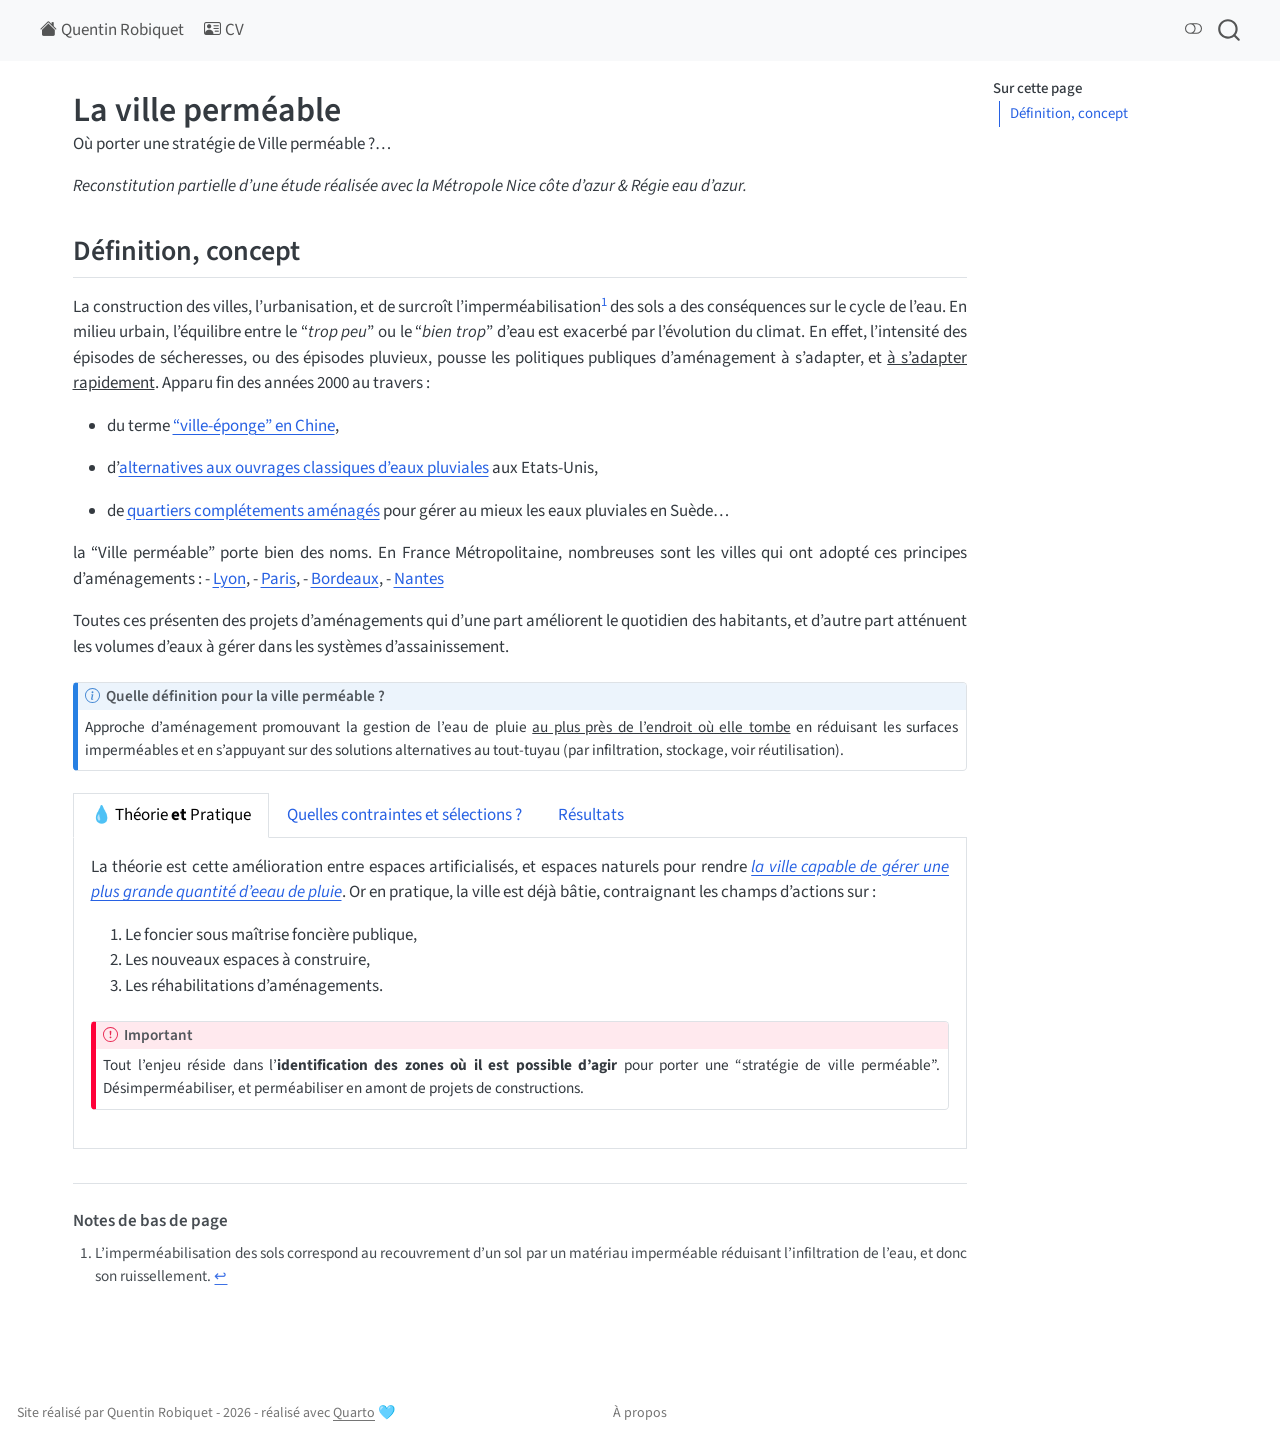
<file: projects/La ville perméable.html>
<!DOCTYPE html>
<html xmlns="http://www.w3.org/1999/xhtml" lang="fr" xml:lang="fr"><head>

<meta charset="utf-8">
<meta name="generator" content="quarto-1.10.19">

<meta name="viewport" content="width=device-width, initial-scale=1.0, user-scalable=yes">

<meta name="description" content="Où porter une stratégie de Ville perméable ?…">

<title>La ville perméable</title>
<style>
/* Default styles provided by pandoc.
** See https://pandoc.org/MANUAL.html#variables-for-html for config info.
*/
span.smallcaps{font-variant: small-caps;}
div.columns{display: flex; gap: 1.5em;}
div.column{flex: auto;}
@media screen {
div.columns{gap: min(4vw, 1.5em);}
div.column{overflow-x: auto;}
}
div.hanging-indent{margin-left: 1.5em; text-indent: -1.5em;}
ul.task-list{list-style: none;}
ul.task-list li input[type="checkbox"] {
  width: 0.8em;
  margin: 0 0.8em 0.2em -1em; /* quarto-specific, see https://github.com/quarto-dev/quarto-cli/issues/4556 */ 
  vertical-align: middle;
}
</style>


<script src="../site_libs/quarto-nav/quarto-nav.js"></script>
<script src="../site_libs/quarto-nav/headroom.min.js"></script>
<script src="../site_libs/clipboard/clipboard.min.js"></script>
<script src="../site_libs/quarto-search/autocomplete.umd.js"></script>
<script src="../site_libs/quarto-search/fuse.min.js"></script>
<script src="../site_libs/quarto-search/quarto-search.js"></script>
<meta name="quarto:offset" content="../">
<script src="../site_libs/quarto-html/quarto.js" type="module"></script>
<script src="../site_libs/quarto-html/tabsets/tabsets.js" type="module"></script>
<script src="../site_libs/quarto-html/popper.min.js"></script>
<script src="../site_libs/quarto-html/tippy.umd.min.js"></script>
<script src="../site_libs/quarto-html/anchor.min.js"></script>
<link href="../site_libs/quarto-html/tippy.css" rel="stylesheet">
<link href="../site_libs/quarto-html/quarto-syntax-highlighting-bf27225e3a48a9273f3daa8f8e829971.css" rel="stylesheet" class="quarto-color-scheme" id="quarto-text-highlighting-styles">
<link href="../site_libs/quarto-html/quarto-syntax-highlighting-dark-b626d73c4c936ccc3cb08be7d45d1df6.css" rel="stylesheet" class="quarto-color-scheme quarto-color-alternate" id="quarto-text-highlighting-styles">
<link href="../site_libs/quarto-html/quarto-syntax-highlighting-bf27225e3a48a9273f3daa8f8e829971.css" rel="stylesheet" class="quarto-color-scheme-extra" id="quarto-text-highlighting-styles">
<script src="../site_libs/bootstrap/bootstrap.min.js"></script>
<link href="../site_libs/bootstrap/bootstrap-icons.css" rel="stylesheet">
<link href="../site_libs/bootstrap/bootstrap-172ba59bd5e0b52282274ba0c0cc16fc.min.css" rel="stylesheet" append-hash="true" class="quarto-color-scheme" id="quarto-bootstrap" data-mode="light">
<link href="../site_libs/bootstrap/bootstrap-dark-8b348f4b4b74a528bf910da1e8c5139e.min.css" rel="stylesheet" append-hash="true" class="quarto-color-scheme quarto-color-alternate" id="quarto-bootstrap" data-mode="dark">
<link href="../site_libs/bootstrap/bootstrap-172ba59bd5e0b52282274ba0c0cc16fc.min.css" rel="stylesheet" append-hash="true" class="quarto-color-scheme-extra" id="quarto-bootstrap" data-mode="light">
<script src="../site_libs/quarto-contrib/glightbox/glightbox.min.js"></script>
<link href="../site_libs/quarto-contrib/glightbox/glightbox.min.css" rel="stylesheet">
<link href="../site_libs/quarto-contrib/glightbox/lightbox.css" rel="stylesheet">
<script id="quarto-search-options" type="application/json">{
  "location": "navbar",
  "copy-button": false,
  "collapse-after": 3,
  "panel-placement": "end",
  "type": "overlay",
  "limit": 50,
  "keyboard-shortcut": [
    "f",
    "/",
    "s"
  ],
  "show-item-context": false,
  "language": {
    "search-no-results-text": "Pas de résultats",
    "search-matching-documents-text": "documents trouvés",
    "search-copy-link-title": "Copier le lien vers la recherche",
    "search-hide-matches-text": "Cacher les correspondances additionnelles",
    "search-more-match-text": "correspondance de plus dans ce document",
    "search-more-matches-text": "correspondances de plus dans ce document",
    "search-clear-button-title": "Effacer",
    "search-text-placeholder": "",
    "search-detached-cancel-button-title": "Annuler",
    "search-submit-button-title": "Envoyer",
    "search-label": "Recherche"
  }
}</script>


<link rel="stylesheet" href="../styles.css">
</head>

<body class="nav-fixed quarto-light"><script id="quarto-html-before-body" type="application/javascript">
    const toggleBodyColorMode = (bsSheetEl) => {
      const mode = bsSheetEl.getAttribute("data-mode");
      const bodyEl = window.document.querySelector("body");
      if (mode === "dark") {
        bodyEl.classList.add("quarto-dark");
        bodyEl.classList.remove("quarto-light");
      } else {
        bodyEl.classList.add("quarto-light");
        bodyEl.classList.remove("quarto-dark");
      }
    }
    const toggleBodyColorPrimary = () => {
      const bsSheetEl = window.document.querySelector("link#quarto-bootstrap:not([rel=disabled-stylesheet])");
      if (bsSheetEl) {
        toggleBodyColorMode(bsSheetEl);
      }
    }
    const setColorSchemeToggle = (alternate) => {
      const toggles = window.document.querySelectorAll('.quarto-color-scheme-toggle');
      for (let i=0; i < toggles.length; i++) {
        const toggle = toggles[i];
        if (toggle) {
          if (alternate) {
            toggle.classList.add("alternate");
          } else {
            toggle.classList.remove("alternate");
          }
        }
      }
    };
    const toggleColorMode = (alternate) => {
      // Switch the stylesheets
      const primaryStylesheets = window.document.querySelectorAll('link.quarto-color-scheme:not(.quarto-color-alternate)');
      const alternateStylesheets = window.document.querySelectorAll('link.quarto-color-scheme.quarto-color-alternate');
      manageTransitions('#quarto-margin-sidebar .nav-link', false);
      if (alternate) {
        // note: dark is layered on light, we don't disable primary!
        enableStylesheet(alternateStylesheets);
        for (const sheetNode of alternateStylesheets) {
          if (sheetNode.id === "quarto-bootstrap") {
            toggleBodyColorMode(sheetNode);
          }
        }
      } else {
        disableStylesheet(alternateStylesheets);
        enableStylesheet(primaryStylesheets)
        toggleBodyColorPrimary();
      }
      manageTransitions('#quarto-margin-sidebar .nav-link', true);
      // Switch the toggles
      setColorSchemeToggle(alternate)
      // Hack to workaround the fact that safari doesn't
      // properly recolor the scrollbar when toggling (#1455)
      if (navigator.userAgent.indexOf('Safari') > 0 && navigator.userAgent.indexOf('Chrome') == -1) {
        manageTransitions("body", false);
        window.scrollTo(0, 1);
        setTimeout(() => {
          window.scrollTo(0, 0);
          manageTransitions("body", true);
        }, 40);
      }
    }
    const disableStylesheet = (stylesheets) => {
      for (let i=0; i < stylesheets.length; i++) {
        const stylesheet = stylesheets[i];
        stylesheet.rel = 'disabled-stylesheet';
      }
    }
    const enableStylesheet = (stylesheets) => {
      for (let i=0; i < stylesheets.length; i++) {
        const stylesheet = stylesheets[i];
        if(stylesheet.rel !== 'stylesheet') { // for Chrome, which will still FOUC without this check
          stylesheet.rel = 'stylesheet';
        }
      }
    }
    const manageTransitions = (selector, allowTransitions) => {
      const els = window.document.querySelectorAll(selector);
      for (let i=0; i < els.length; i++) {
        const el = els[i];
        if (allowTransitions) {
          el.classList.remove('notransition');
        } else {
          el.classList.add('notransition');
        }
      }
    }
    const isFileUrl = () => {
      return window.location.protocol === 'file:';
    }
    const hasAlternateSentinel = () => {
      let styleSentinel = getColorSchemeSentinel();
      if (styleSentinel !== null) {
        return styleSentinel === "alternate";
      } else {
        return false;
      }
    }
    const setStyleSentinel = (alternate) => {
      const value = alternate ? "alternate" : "default";
      if (!isFileUrl()) {
        window.localStorage.setItem("quarto-color-scheme", value);
      } else {
        localAlternateSentinel = value;
      }
    }
    const getColorSchemeSentinel = () => {
      if (!isFileUrl()) {
        const storageValue = window.localStorage.getItem("quarto-color-scheme");
        return storageValue != null ? storageValue : localAlternateSentinel;
      } else {
        return localAlternateSentinel;
      }
    }
    const toggleGiscusIfUsed = (isAlternate, darkModeDefault) => {
      const baseTheme = document.querySelector('#giscus-base-theme')?.value ?? 'light';
      const alternateTheme = document.querySelector('#giscus-alt-theme')?.value ?? 'dark';
      let newTheme = '';
      if(authorPrefersDark) {
        newTheme = isAlternate ? baseTheme : alternateTheme;
      } else {
        newTheme = isAlternate ? alternateTheme : baseTheme;
      }
      const changeGiscusTheme = () => {
        // From: https://github.com/giscus/giscus/issues/336
        const sendMessage = (message) => {
          const iframe = document.querySelector('iframe.giscus-frame');
          if (!iframe) return;
          iframe.contentWindow.postMessage({ giscus: message }, 'https://giscus.app');
        }
        sendMessage({
          setConfig: {
            theme: newTheme
          }
        });
      }
      const isGiscussLoaded = window.document.querySelector('iframe.giscus-frame') !== null;
      if (isGiscussLoaded) {
        changeGiscusTheme();
      }
    };
    const authorPrefersDark = false;
    const darkModeDefault = authorPrefersDark;
      document.querySelector('link#quarto-text-highlighting-styles.quarto-color-scheme-extra').rel = 'disabled-stylesheet';
      document.querySelector('link#quarto-bootstrap.quarto-color-scheme-extra').rel = 'disabled-stylesheet';
    let localAlternateSentinel = darkModeDefault ? 'alternate' : 'default';
    // Dark / light mode switch
    window.quartoToggleColorScheme = () => {
      // Read the current dark / light value
      let toAlternate = !hasAlternateSentinel();
      toggleColorMode(toAlternate);
      setStyleSentinel(toAlternate);
      toggleGiscusIfUsed(toAlternate, darkModeDefault);
      window.dispatchEvent(new Event('resize'));
    };
    // Switch to dark mode if need be
    if (hasAlternateSentinel()) {
      toggleColorMode(true);
    } else {
      toggleColorMode(false);
    }
  </script>

<div id="quarto-search-results"></div>
  <header id="quarto-header" class="headroom fixed-top">
    <nav class="navbar navbar-expand-lg " data-bs-theme="dark">
      <div class="navbar-container container-fluid">
            <div id="quarto-search" class="" title="Recherche"></div>
          <button class="navbar-toggler" type="button" data-bs-toggle="collapse" data-bs-target="#navbarCollapse" aria-controls="navbarCollapse" role="menu" aria-expanded="false" aria-label="Basculer la navigation" onclick="if (window.quartoToggleHeadroom) { window.quartoToggleHeadroom(); }">
  <span class="navbar-toggler-icon"></span>
</button>
          <div class="collapse navbar-collapse" id="navbarCollapse">
            <ul class="navbar-nav navbar-nav-scroll me-auto">
  <li class="nav-item">
    <a class="nav-link" href="../index.html"> <i class="bi bi-house-fill" role="img">
</i> 
<span class="menu-text">Quentin Robiquet</span></a>
  </li>  
  <li class="nav-item">
    <a class="nav-link" href="../cv_global.pdf"> <i class="bi bi-person-vcard" role="img">
</i> 
<span class="menu-text">CV</span></a>
  </li>  
</ul>
          </div> <!-- /navcollapse -->
            <div class="quarto-navbar-tools">
  <a href="" class="quarto-color-scheme-toggle quarto-navigation-tool  px-1" onclick="window.quartoToggleColorScheme(); return false;" title="Basculer le mode sombre"><i class="bi"></i></a>
</div>
      </div> <!-- /container-fluid -->
    </nav>
</header>
<!-- content -->
<div id="quarto-content" class="quarto-container page-columns page-rows-contents page-layout-full page-navbar">
<!-- sidebar -->
<!-- margin-sidebar -->
    <div id="quarto-margin-sidebar" class="sidebar margin-sidebar">
        <nav id="TOC" role="doc-toc" class="toc-active">
    <h2 id="toc-title">Sur cette page</h2>
   
  <ul>
  <li><a href="#définition-concept" id="toc-définition-concept" class="nav-link active" data-scroll-target="#définition-concept">Définition, concept</a></li>
  </ul>
</nav>
    </div>
<!-- main -->
<main class="content column-page-left" id="quarto-document-content">


<header id="title-block-header" class="quarto-title-block default">
<div class="quarto-title">
<h1 class="title">La ville perméable</h1>
</div>

<div>
  <div class="description">
    Où porter une stratégie de Ville perméable ?…
  </div>
</div>


<div class="quarto-title-meta column-page-left">

    
  
    
  </div>
  


</header>


<p><em>Reconstitution partielle d’une étude réalisée avec la Métropole Nice côte d’azur &amp; Régie eau d’azur.</em></p>
<section id="définition-concept" class="level2">
<h2 class="anchored" data-anchor-id="définition-concept">Définition, concept</h2>
<p>La construction des villes, l’urbanisation, et de surcroît l’imperméabilisation<a href="#fn1" class="footnote-ref" id="fnref1" role="doc-noteref"><sup>1</sup></a> des sols a des conséquences sur le cycle de l’eau. En milieu urbain, l’équilibre entre le “<em>trop peu</em>” ou le “<em>bien trop</em>” d’eau est exacerbé par l’évolution du climat. En effet, l’intensité des épisodes de sécheresses, ou des épisodes pluvieux, pousse les politiques publiques d’aménagement à s’adapter, et <u>à s’adapter rapidement</u>. Apparu fin des années 2000 au travers :</p>
<ul>
<li><p>du terme <a href="https://www.turenscape.com/topic/en/spongecity/index.html#area3">“ville-éponge” en Chine</a>,</p></li>
<li><p>d’<a href="https://www.epa.gov/sites/default/files/2015-09/documents/bbfs1benefits.pdf">alternatives aux ouvrages classiques d’eaux pluviales</a> aux Etats-Unis,</p></li>
<li><p>de <a href="https://www.citego.org/bdf_fiche-document-4191_fr.html">quartiers complétements aménagés</a> pour gérer au mieux les eaux pluviales en Suède…</p></li>
</ul>
<p>la “Ville perméable” porte bien des noms. En France Métropolitaine, nombreuses sont les villes qui ont adopté ces principes d’aménagements : - <a href="https://www.grandlyon.com/fileadmin/user_upload/media/pdf/eau/20170926_guide-projet-ville-permeable.pdf">Lyon</a>, - <a href="https://www.aurba.org/wp-content/uploads/2025/08/aurba_2023_desimpermeabilisation_F_Cour_Oasis.pdf#age=3">Paris</a>, - <a href="https://www.aurba.org/wp-content/uploads/2025/08/aurba_2023_desimpermeabilisation_F_Jardin_de_lArs.pdf">Bordeaux</a>, - <a href="https://medias-metropole.nantes.fr/s3fs-public/media/documents/NM_Plaquette%20usagers%20EP_pap%20WEB%2009%2019.pdf">Nantes</a></p>
<p>Toutes ces présenten des projets d’aménagements qui d’une part améliorent le quotidien des habitants, et d’autre part atténuent les volumes d’eaux à gérer dans les systèmes d’assainissement.</p>
<div class="callout callout-style-default callout-note callout-titled">
<div class="callout-header d-flex align-content-center">
<div class="callout-icon-container">
<i class="callout-icon"></i>
</div>
<div class="callout-title-container flex-fill">
<span class="screen-reader-only">Note</span>Quelle définition pour la ville perméable ?
</div>
</div>
<div class="callout-body-container callout-body">
<p>Approche d’aménagement promouvant la gestion de l’eau de pluie <u>au plus près de l’endroit où elle tombe</u> en réduisant les surfaces imperméables et en s’appuyant sur des solutions alternatives au tout-tuyau (par infiltration, stockage, voir réutilisation).</p>
</div>
</div>
<div class="tabset-margin-container"></div><div class="panel-tabset">
<ul class="nav nav-tabs" role="tablist"><li class="nav-item" role="presentation"><a class="nav-link active" id="tabset-1-1-tab" data-bs-toggle="tab" data-bs-target="#tabset-1-1" role="tab" aria-controls="tabset-1-1" aria-selected="true" href="">💧​ Théorie <strong>et</strong> Pratique</a></li><li class="nav-item" role="presentation"><a class="nav-link" id="tabset-1-2-tab" data-bs-toggle="tab" data-bs-target="#tabset-1-2" role="tab" aria-controls="tabset-1-2" aria-selected="false" href="">Quelles contraintes et sélections ?</a></li><li class="nav-item" role="presentation"><a class="nav-link" id="tabset-1-3-tab" data-bs-toggle="tab" data-bs-target="#tabset-1-3" role="tab" aria-controls="tabset-1-3" aria-selected="false" href="">Résultats</a></li></ul>
<div class="tab-content">
<div id="tabset-1-1" class="tab-pane active" role="tabpanel" aria-labelledby="tabset-1-1-tab">
<p>La théorie est cette amélioration entre espaces artificialisés, et espaces naturels pour rendre <a href="https://www.lafabriquedelacite.com/publications/la-ville-permeable-une-solution-tombee-du-ciel/"><em>la ville capable de gérer une plus grande quantité d’eeau de pluie</em></a>. Or en pratique, la ville est déjà bâtie, contraignant les champs d’actions sur :</p>
<ol type="1">
<li>Le foncier sous maîtrise foncière publique,</li>
<li>Les nouveaux espaces à construire,</li>
<li>Les réhabilitations d’aménagements.</li>
</ol>
<div class="callout callout-style-default callout-important callout-titled">
<div class="callout-header d-flex align-content-center">
<div class="callout-icon-container">
<i class="callout-icon"></i>
</div>
<div class="callout-title-container flex-fill">
Important
</div>
</div>
<div class="callout-body-container callout-body">
<p>Tout l’enjeu réside dans l’<strong>identification des zones où il est possible d’agir</strong> pour porter une “stratégie de ville perméable”. Désimperméabiliser, et perméabiliser en amont de projets de constructions.</p>
</div>
</div>
</div>
<div id="tabset-1-2" class="tab-pane" role="tabpanel" aria-labelledby="tabset-1-2-tab">
<section id="une-mission-pour-un-géographegéomaticien" class="level3">
<h3 class="anchored" data-anchor-id="une-mission-pour-un-géographegéomaticien">Une mission pour un géographe/géomaticien</h3>
<p>Selon la méthode “EPODES” proposée par le CEREMA les critères sont ;</p>
<div class="quarto-figure quarto-figure-center">
<figure class="figure">
<p><a href="ville_permeable_identifier.webp" class="lightbox" data-gallery="quarto-lightbox-gallery-1" title="En schéma"><img src="ville_permeable_identifier.webp" class="img-fluid figure-img" style="width:50.0%" alt="En schéma"></a></p>
<figcaption>En schéma</figcaption>
</figure>
</div>
<p>En détails : 1. Exclure :</p>
<ul>
<li><p>Les pentes : à plus de 10% aucune infiltration est envisageable, car l’eau ruisselle davantage qu’elle ne s’infiltre.</p></li>
<li><p>Les sols : instables, soumis à mouvements de terrain. Ces sols sont parfois situés en milieu anthropisés et concerne ;</p></li>
<li><p>les Plans de prévention mouvements de terrain, les porter à connaissances associés,</p></li>
<li><p>Les risques de retrait et gonflement des argiles, les sols pollués, les risques inondations par remontée de nappe,</p></li>
<li><p>Certaines zones avec des cartes d’aptitude à la construction… - PLU/PLU(-i) : les zones naturelles (aucun intérêt à désimperméabiliser 😉 !)</p></li>
<li><p>Servitudes : protections rapprochées de captages d’eau potable</p></li>
</ul>
<p>2. Retenir : PLU/PLUi : zones “U” &amp; “AU” voir sous conditions “A”</p>
<p>3. Compléter par des données, comme l’OCSGE (IGN) : caractérisant les couvertures et usages du sol, pour identifier les surfaces déjà imperméabilisées.</p>
<p>Ces critères excluent <u>de nombreuses zones</u>, mais ne suffisent pas à identifier toutes les zones d’exclusion, devant s’appuyer sur une étude de perméabilité rigoureuse et du terrain.</p>
<p><a href="schema_desimperm.webp">Voir aussi : Infiltrabilité et imperméabilité</a></p>
</section>
</div>
<div id="tabset-1-3" class="tab-pane" role="tabpanel" aria-labelledby="tabset-1-3-tab">
<p>Cartographie statique à venir, en cours au 27.11.2026</p>
</div>
</div>
</div>


</section>


<a onclick="window.scrollTo(0, 0); return false;" role="button" id="quarto-back-to-top"><i class="bi bi-arrow-up"></i> Retour au sommet</a><div id="quarto-appendix" class="default"><section id="footnotes" class="footnotes footnotes-end-of-document" role="doc-endnotes"><h2 class="anchored quarto-appendix-heading">Notes de bas de page</h2>

<ol>
<li id="fn1"><p>L’imperméabilisation des sols correspond au recouvrement d’un sol par un matériau imperméable réduisant l’infiltration de l’eau, et donc son ruissellement.<a href="#fnref1" class="footnote-back" role="doc-backlink">↩︎</a></p></li>
</ol>
</section></div></main> <!-- /main -->
<script id="quarto-html-after-body" type="application/javascript">
  window.document.addEventListener("DOMContentLoaded", function (event) {
    // Ensure there is a toggle, if there isn't float one in the top right
    if (window.document.querySelector('.quarto-color-scheme-toggle') === null) {
      const a = window.document.createElement('a');
      a.classList.add('top-right');
      a.classList.add('quarto-color-scheme-toggle');
      a.href = "";
      a.onclick = function() { try { window.quartoToggleColorScheme(); } catch {} return false; };
      const i = window.document.createElement("i");
      i.classList.add('bi');
      a.appendChild(i);
      window.document.body.appendChild(a);
    }
    setColorSchemeToggle(hasAlternateSentinel())
    const icon = "";
    const anchorJS = new window.AnchorJS();
    anchorJS.options = {
      placement: 'right',
      icon: icon
    };
    anchorJS.add('.anchored');
    const isCodeAnnotation = (el) => {
      for (const clz of el.classList) {
        if (clz.startsWith('code-annotation-')) {                     
          return true;
        }
      }
      return false;
    }
    const onCopySuccess = function(e) {
      // button target
      const button = e.trigger;
      // don't keep focus
      button.blur();
      // flash "checked"
      button.classList.add('code-copy-button-checked');
      var currentTitle = button.getAttribute("title");
      button.setAttribute("title", "Copié");
      let tooltip;
      if (window.bootstrap) {
        button.setAttribute("data-bs-toggle", "tooltip");
        button.setAttribute("data-bs-placement", "left");
        button.setAttribute("data-bs-title", "Copié");
        tooltip = new bootstrap.Tooltip(button, 
          { trigger: "manual", 
            customClass: "code-copy-button-tooltip",
            offset: [0, -8]});
        tooltip.show();    
      }
      setTimeout(function() {
        if (tooltip) {
          tooltip.hide();
          button.removeAttribute("data-bs-title");
          button.removeAttribute("data-bs-toggle");
          button.removeAttribute("data-bs-placement");
        }
        button.setAttribute("title", currentTitle);
        button.classList.remove('code-copy-button-checked');
      }, 1000);
      // clear code selection
      e.clearSelection();
    }
    const getTextToCopy = function(trigger) {
      const outerScaffold = trigger.parentElement.cloneNode(true);
      const codeEl = outerScaffold.querySelector('code');
      for (const childEl of codeEl.children) {
        if (isCodeAnnotation(childEl)) {
          childEl.remove();
        }
      }
      return codeEl.innerText;
    }
    const clipboard = new window.ClipboardJS('.code-copy-button:not([data-in-quarto-modal])', {
      text: getTextToCopy
    });
    clipboard.on('success', onCopySuccess);
    if (window.document.getElementById('quarto-embedded-source-code-modal')) {
      const clipboardModal = new window.ClipboardJS('.code-copy-button[data-in-quarto-modal]', {
        text: getTextToCopy,
        container: window.document.getElementById('quarto-embedded-source-code-modal')
      });
      clipboardModal.on('success', onCopySuccess);
    }
      var localhostRegex = new RegExp(/^(?:http|https):\/\/localhost\:?[0-9]*\//);
      var mailtoRegex = new RegExp(/^mailto:/);
        var filterRegex = new RegExp("https:\/\/proquentinrobiquet\.github\.io\/portfolio_QR\/");
      var isInternal = (href) => {
          return filterRegex.test(href) || localhostRegex.test(href) || mailtoRegex.test(href);
      }
      // Inspect non-navigation links and adorn them if external
     var links = window.document.querySelectorAll('a[href]:not(.nav-link):not(.navbar-brand):not(.toc-action):not(.sidebar-link):not(.sidebar-item-toggle):not(.pagination-link):not(.no-external):not([aria-hidden]):not(.dropdown-item):not(.quarto-navigation-tool):not(.about-link)');
      for (var i=0; i<links.length; i++) {
        const link = links[i];
        if (!isInternal(link.href)) {
          // undo the damage that might have been done by quarto-nav.js in the case of
          // links that we want to consider external
          if (link.dataset.originalHref !== undefined) {
            link.href = link.dataset.originalHref;
          }
        }
      }
    function tippyHover(el, contentFn, onTriggerFn, onUntriggerFn) {
      const config = {
        allowHTML: true,
        maxWidth: 500,
        delay: 100,
        arrow: false,
        appendTo: function(el) {
            return el.parentElement;
        },
        interactive: true,
        interactiveBorder: 10,
        theme: 'quarto',
        placement: 'bottom-start',
      };
      if (contentFn) {
        config.content = contentFn;
      }
      if (onTriggerFn) {
        config.onTrigger = onTriggerFn;
      }
      if (onUntriggerFn) {
        config.onUntrigger = onUntriggerFn;
      }
      window.tippy(el, config); 
    }
    const noterefs = window.document.querySelectorAll('a[role="doc-noteref"]');
    for (var i=0; i<noterefs.length; i++) {
      const ref = noterefs[i];
      tippyHover(ref, function() {
        // use id or data attribute instead here
        let href = ref.getAttribute('data-footnote-href') || ref.getAttribute('href');
        try { href = new URL(href).hash; } catch {}
        const id = href.replace(/^#\/?/, "");
        const note = window.document.getElementById(id);
        if (note) {
          return note.innerHTML;
        } else {
          return "";
        }
      });
    }
    const xrefs = window.document.querySelectorAll('a.quarto-xref');
    const processXRef = (id, note) => {
      // Strip column container classes
      const stripColumnClz = (el) => {
        el.classList.remove("page-full", "page-columns");
        if (el.children) {
          for (const child of el.children) {
            stripColumnClz(child);
          }
        }
      }
      stripColumnClz(note)
      if (id === null || id.startsWith('sec-')) {
        // Special case sections, only their first couple elements
        const container = document.createElement("div");
        if (note.children && note.children.length > 2) {
          container.appendChild(note.children[0].cloneNode(true));
          for (let i = 1; i < note.children.length; i++) {
            const child = note.children[i];
            if (child.tagName === "P" && child.innerText === "") {
              continue;
            } else {
              container.appendChild(child.cloneNode(true));
              break;
            }
          }
          if (window.Quarto?.typesetMath) {
            window.Quarto.typesetMath(container);
          }
          return container.innerHTML
        } else {
          if (window.Quarto?.typesetMath) {
            window.Quarto.typesetMath(note);
          }
          return note.innerHTML;
        }
      } else {
        // Remove any anchor links if they are present
        const anchorLink = note.querySelector('a.anchorjs-link');
        if (anchorLink) {
          anchorLink.remove();
        }
        if (window.Quarto?.typesetMath) {
          window.Quarto.typesetMath(note);
        }
        if (note.classList.contains("callout")) {
          return note.outerHTML;
        } else {
          return note.innerHTML;
        }
      }
    }
    for (var i=0; i<xrefs.length; i++) {
      const xref = xrefs[i];
      tippyHover(xref, undefined, function(instance) {
        instance.disable();
        let url = xref.getAttribute('href');
        let hash = undefined; 
        if (url.startsWith('#')) {
          hash = url;
        } else {
          try { hash = new URL(url).hash; } catch {}
        }
        if (hash) {
          const id = hash.replace(/^#\/?/, "");
          const note = window.document.getElementById(id);
          if (note !== null) {
            try {
              const html = processXRef(id, note.cloneNode(true));
              instance.setContent(html);
            } finally {
              instance.enable();
              instance.show();
            }
          } else {
            // See if we can fetch this
            fetch(url.split('#')[0])
            .then(res => res.text())
            .then(html => {
              const parser = new DOMParser();
              const htmlDoc = parser.parseFromString(html, "text/html");
              const note = htmlDoc.getElementById(id);
              if (note !== null) {
                const html = processXRef(id, note);
                instance.setContent(html);
              } 
            }).finally(() => {
              instance.enable();
              instance.show();
            });
          }
        } else {
          // See if we can fetch a full url (with no hash to target)
          // This is a special case and we should probably do some content thinning / targeting
          fetch(url)
          .then(res => res.text())
          .then(html => {
            const parser = new DOMParser();
            const htmlDoc = parser.parseFromString(html, "text/html");
            const note = htmlDoc.querySelector('main.content');
            if (note !== null) {
              // This should only happen for chapter cross references
              // (since there is no id in the URL)
              // remove the first header
              if (note.children.length > 0 && note.children[0].tagName === "HEADER") {
                note.children[0].remove();
              }
              const html = processXRef(null, note);
              instance.setContent(html);
            } 
          }).finally(() => {
            instance.enable();
            instance.show();
          });
        }
      }, function(instance) {
      });
    }
        let selectedAnnoteEl;
        const selectorForAnnotation = ( cell, annotation) => {
          let cellAttr = 'data-code-cell="' + cell + '"';
          let lineAttr = 'data-code-annotation="' +  annotation + '"';
          const selector = 'span[' + cellAttr + '][' + lineAttr + ']';
          return selector;
        }
        const selectCodeLines = (annoteEl) => {
          const doc = window.document;
          const targetCell = annoteEl.getAttribute("data-target-cell");
          const targetAnnotation = annoteEl.getAttribute("data-target-annotation");
          const annoteSpan = window.document.querySelector(selectorForAnnotation(targetCell, targetAnnotation));
          const lines = annoteSpan.getAttribute("data-code-lines").split(",");
          const lineIds = lines.map((line) => {
            return targetCell + "-" + line;
          })
          let top = null;
          let height = null;
          let parent = null;
          if (lineIds.length > 0) {
              //compute the position of the single el (top and bottom and make a div)
              const el = window.document.getElementById(lineIds[0]);
              top = el.offsetTop;
              height = el.offsetHeight;
              parent = el.parentElement.parentElement;
            if (lineIds.length > 1) {
              const lastEl = window.document.getElementById(lineIds[lineIds.length - 1]);
              const bottom = lastEl.offsetTop + lastEl.offsetHeight;
              height = bottom - top;
            }
            if (top !== null && height !== null && parent !== null) {
              // cook up a div (if necessary) and position it 
              let div = window.document.getElementById("code-annotation-line-highlight");
              if (div === null) {
                div = window.document.createElement("div");
                div.setAttribute("id", "code-annotation-line-highlight");
                div.style.position = 'absolute';
                parent.appendChild(div);
              }
              div.style.top = top - 2 + "px";
              div.style.height = height + 4 + "px";
              div.style.left = 0;
              let gutterDiv = window.document.getElementById("code-annotation-line-highlight-gutter");
              if (gutterDiv === null) {
                gutterDiv = window.document.createElement("div");
                gutterDiv.setAttribute("id", "code-annotation-line-highlight-gutter");
                gutterDiv.style.position = 'absolute';
                const codeCell = window.document.getElementById(targetCell);
                const gutter = codeCell.querySelector('.code-annotation-gutter');
                gutter.appendChild(gutterDiv);
              }
              gutterDiv.style.top = top - 2 + "px";
              gutterDiv.style.height = height + 4 + "px";
            }
            selectedAnnoteEl = annoteEl;
          }
        };
        const unselectCodeLines = () => {
          const elementsIds = ["code-annotation-line-highlight", "code-annotation-line-highlight-gutter"];
          elementsIds.forEach((elId) => {
            const div = window.document.getElementById(elId);
            if (div) {
              div.remove();
            }
          });
          selectedAnnoteEl = undefined;
        };
          // Handle positioning of the toggle
      window.addEventListener(
        "resize",
        throttle(() => {
          elRect = undefined;
          if (selectedAnnoteEl) {
            selectCodeLines(selectedAnnoteEl);
          }
        }, 10)
      );
      function throttle(fn, ms) {
      let throttle = false;
      let timer;
        return (...args) => {
          if(!throttle) { // first call gets through
              fn.apply(this, args);
              throttle = true;
          } else { // all the others get throttled
              if(timer) clearTimeout(timer); // cancel #2
              timer = setTimeout(() => {
                fn.apply(this, args);
                timer = throttle = false;
              }, ms);
          }
        };
      }
        // Attach click handler to the DT
        const annoteDls = window.document.querySelectorAll('dt[data-target-cell]');
        for (const annoteDlNode of annoteDls) {
          annoteDlNode.addEventListener('click', (event) => {
            const clickedEl = event.target;
            if (clickedEl !== selectedAnnoteEl) {
              unselectCodeLines();
              const activeEl = window.document.querySelector('dt[data-target-cell].code-annotation-active');
              if (activeEl) {
                activeEl.classList.remove('code-annotation-active');
              }
              selectCodeLines(clickedEl);
              clickedEl.classList.add('code-annotation-active');
            } else {
              // Unselect the line
              unselectCodeLines();
              clickedEl.classList.remove('code-annotation-active');
            }
          });
        }
    const findCites = (el) => {
      const parentEl = el.parentElement;
      if (parentEl) {
        const cites = parentEl.dataset.cites;
        if (cites) {
          return {
            el,
            cites: cites.split(' ')
          };
        } else {
          return findCites(el.parentElement)
        }
      } else {
        return undefined;
      }
    };
    var bibliorefs = window.document.querySelectorAll('a[role="doc-biblioref"]');
    for (var i=0; i<bibliorefs.length; i++) {
      const ref = bibliorefs[i];
      const citeInfo = findCites(ref);
      if (citeInfo) {
        tippyHover(citeInfo.el, function() {
          var popup = window.document.createElement('div');
          citeInfo.cites.forEach(function(cite) {
            var citeDiv = window.document.createElement('div');
            citeDiv.classList.add('hanging-indent');
            citeDiv.classList.add('csl-entry');
            var biblioDiv = window.document.getElementById('ref-' + cite);
            if (biblioDiv) {
              citeDiv.innerHTML = biblioDiv.innerHTML;
            }
            popup.appendChild(citeDiv);
          });
          return popup.innerHTML;
        });
      }
    }
  });
  </script>
</div> <!-- /content -->
<footer class="footer">
  <div class="nav-footer">
    <div class="nav-footer-left">
<p>Site réalisé par Quentin Robiquet - 2026 - réalisé avec <a href="https://quarto.org">Quarto</a> 🩵​</p>
</div>   
    <div class="nav-footer-center">
      <ul class="footer-items list-unstyled">
    <li class="nav-item">
    <a class="nav-link" href="../about.html">
<p>À propos</p>
</a>
  </li>  
</ul>
    </div>
    <div class="nav-footer-right">
      &nbsp;
    </div>
  </div>
</footer>
<script>var lightboxQuarto = GLightbox({"closeEffect":"zoom","descPosition":"bottom","loop":false,"openEffect":"zoom","selector":".lightbox"});
(function() {
  let previousOnload = window.onload;
  window.onload = () => {
    if (previousOnload) {
      previousOnload();
    }
    lightboxQuarto.on('slide_before_load', (data) => {
      const { slideIndex, slideNode, slideConfig, player, trigger } = data;
      const href = trigger.getAttribute('href');
      if (href !== null) {
        const imgEl = window.document.querySelector(`a[href="${href}"] img`);
        if (imgEl !== null) {
          const srcAttr = imgEl.getAttribute("src");
          if (srcAttr && srcAttr.startsWith("data:")) {
            slideConfig.href = srcAttr;
          }
        }
      } 
    });
  
    lightboxQuarto.on('slide_after_load', (data) => {
      const { slideIndex, slideNode, slideConfig, player, trigger } = data;
      if (window.Quarto?.typesetMath) {
        window.Quarto.typesetMath(slideNode);
      }
    });
  
  };
  
})();
          </script>




</body></html>
</file>
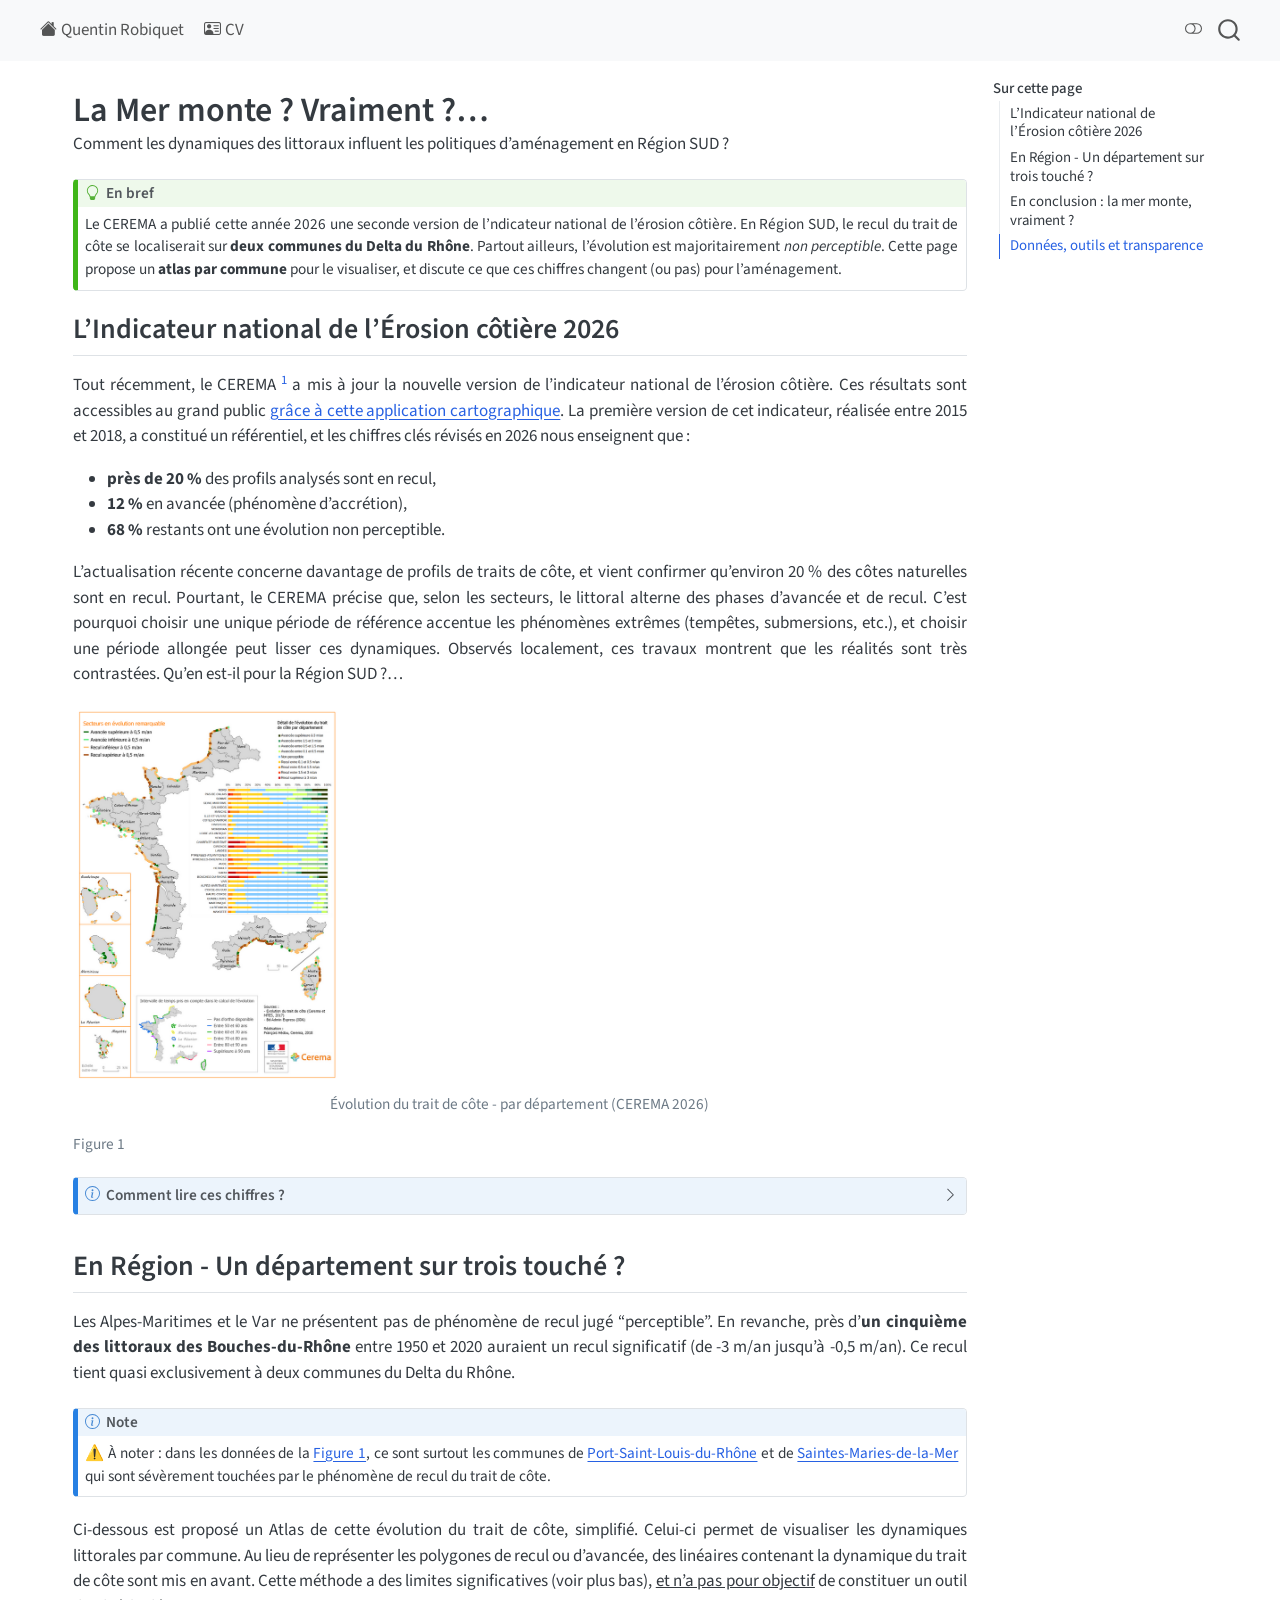
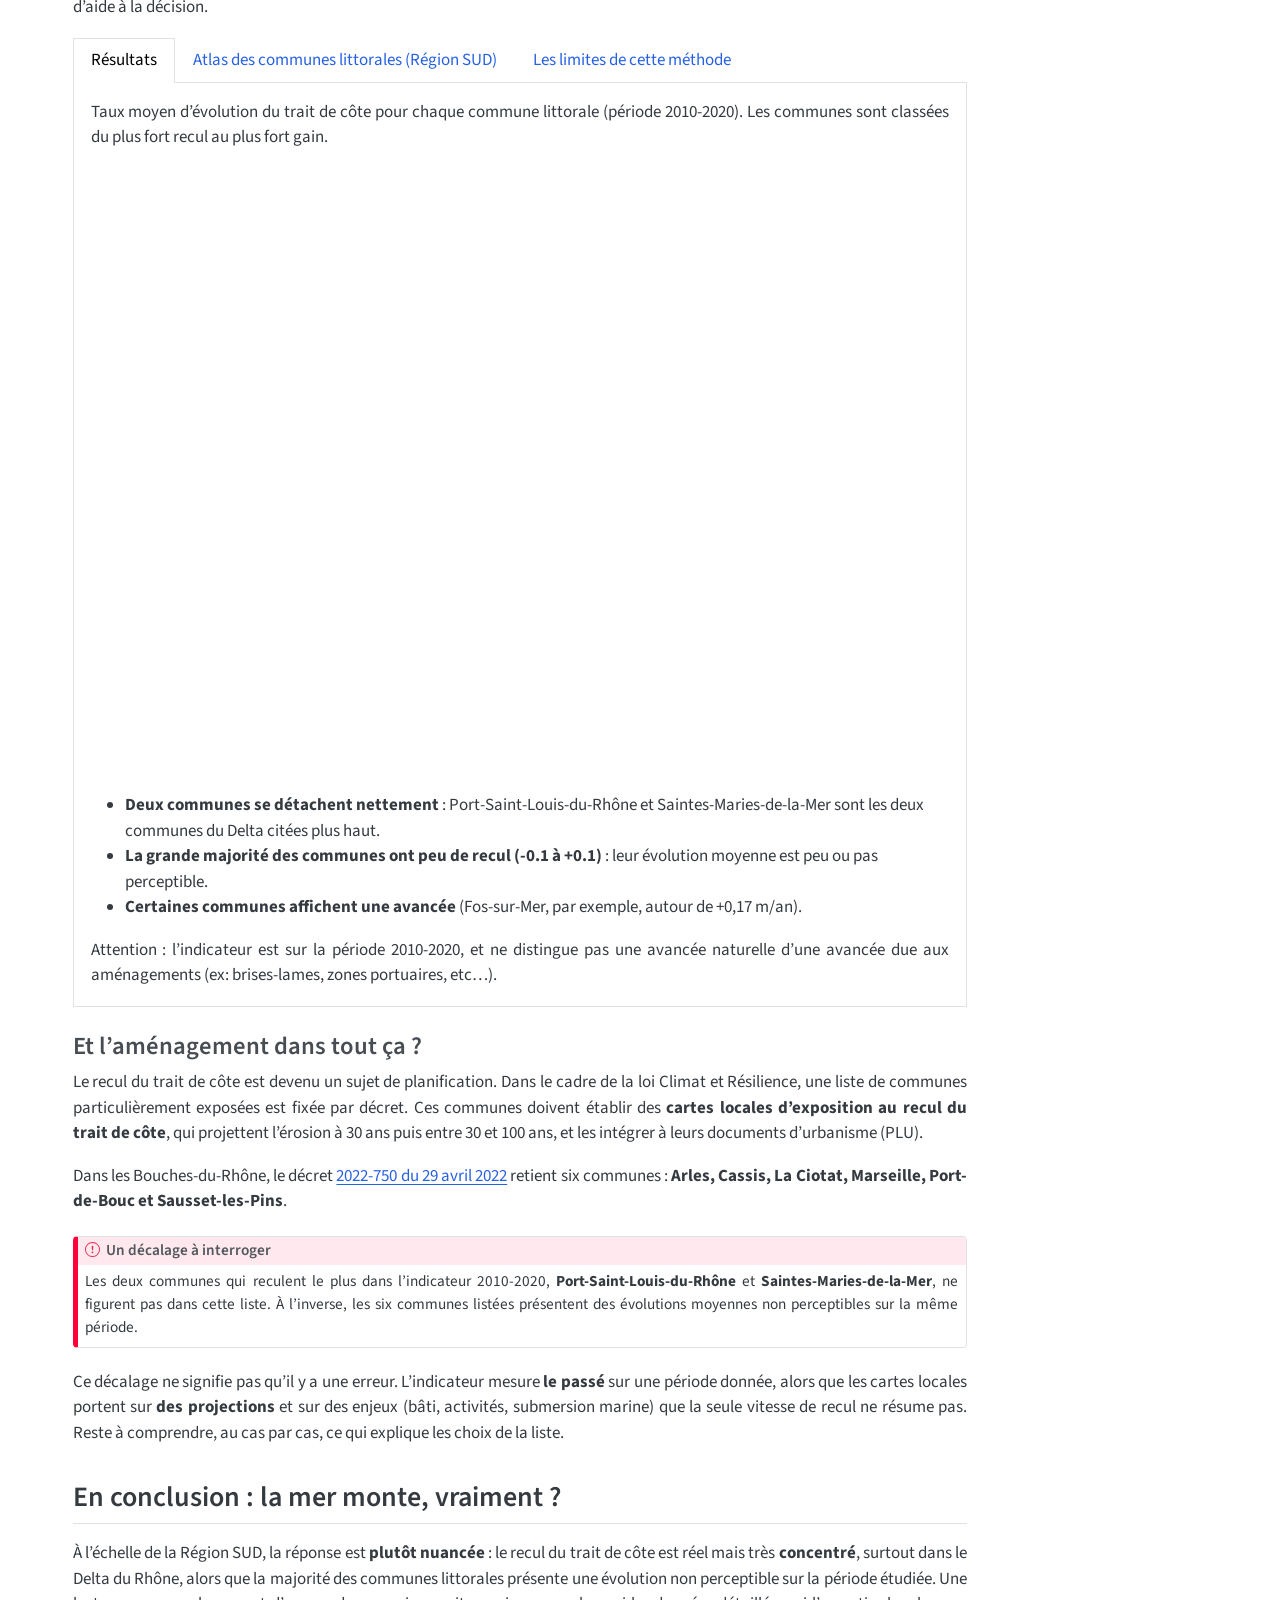
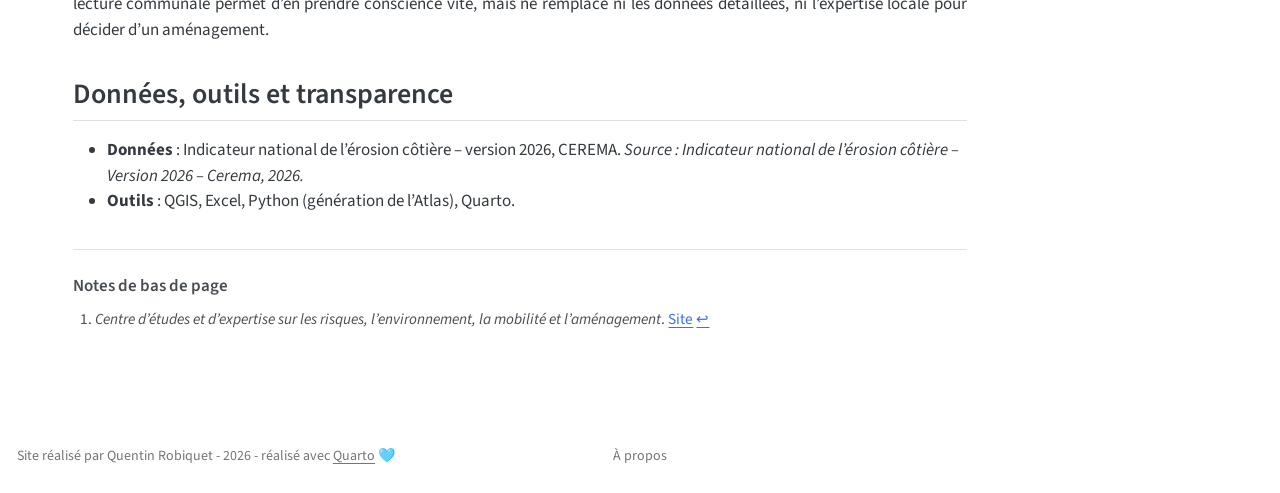
<file: projects/Littoraux.html>
<!DOCTYPE html>
<html xmlns="http://www.w3.org/1999/xhtml" lang="fr" xml:lang="fr"><head>

<meta charset="utf-8">
<meta name="generator" content="quarto-1.10.19">

<meta name="viewport" content="width=device-width, initial-scale=1.0, user-scalable=yes">

<meta name="description" content="Comment les dynamiques des littoraux influent les politiques d’aménagement en Région SUD ?">

<title>La Mer monte ? Vraiment ?…</title>
<style>
/* Default styles provided by pandoc.
** See https://pandoc.org/MANUAL.html#variables-for-html for config info.
*/
span.smallcaps{font-variant: small-caps;}
div.columns{display: flex; gap: 1.5em;}
div.column{flex: auto;}
@media screen {
div.columns{gap: min(4vw, 1.5em);}
div.column{overflow-x: auto;}
}
div.hanging-indent{margin-left: 1.5em; text-indent: -1.5em;}
ul.task-list{list-style: none;}
ul.task-list li input[type="checkbox"] {
  width: 0.8em;
  margin: 0 0.8em 0.2em -1em; /* quarto-specific, see https://github.com/quarto-dev/quarto-cli/issues/4556 */ 
  vertical-align: middle;
}
</style>


<script src="../site_libs/quarto-nav/quarto-nav.js"></script>
<script src="../site_libs/quarto-nav/headroom.min.js"></script>
<script src="../site_libs/clipboard/clipboard.min.js"></script>
<script src="../site_libs/quarto-search/autocomplete.umd.js"></script>
<script src="../site_libs/quarto-search/fuse.min.js"></script>
<script src="../site_libs/quarto-search/quarto-search.js"></script>
<meta name="quarto:offset" content="../">
<script src="../site_libs/quarto-html/quarto.js" type="module"></script>
<script src="../site_libs/quarto-html/tabsets/tabsets.js" type="module"></script>
<script src="../site_libs/quarto-html/popper.min.js"></script>
<script src="../site_libs/quarto-html/tippy.umd.min.js"></script>
<script src="../site_libs/quarto-html/anchor.min.js"></script>
<link href="../site_libs/quarto-html/tippy.css" rel="stylesheet">
<link href="../site_libs/quarto-html/quarto-syntax-highlighting-bf27225e3a48a9273f3daa8f8e829971.css" rel="stylesheet" class="quarto-color-scheme" id="quarto-text-highlighting-styles">
<link href="../site_libs/quarto-html/quarto-syntax-highlighting-dark-b626d73c4c936ccc3cb08be7d45d1df6.css" rel="stylesheet" class="quarto-color-scheme quarto-color-alternate" id="quarto-text-highlighting-styles">
<link href="../site_libs/quarto-html/quarto-syntax-highlighting-bf27225e3a48a9273f3daa8f8e829971.css" rel="stylesheet" class="quarto-color-scheme-extra" id="quarto-text-highlighting-styles">
<script src="../site_libs/bootstrap/bootstrap.min.js"></script>
<link href="../site_libs/bootstrap/bootstrap-icons.css" rel="stylesheet">
<link href="../site_libs/bootstrap/bootstrap-172ba59bd5e0b52282274ba0c0cc16fc.min.css" rel="stylesheet" append-hash="true" class="quarto-color-scheme" id="quarto-bootstrap" data-mode="light">
<link href="../site_libs/bootstrap/bootstrap-dark-8b348f4b4b74a528bf910da1e8c5139e.min.css" rel="stylesheet" append-hash="true" class="quarto-color-scheme quarto-color-alternate" id="quarto-bootstrap" data-mode="dark">
<link href="../site_libs/bootstrap/bootstrap-172ba59bd5e0b52282274ba0c0cc16fc.min.css" rel="stylesheet" append-hash="true" class="quarto-color-scheme-extra" id="quarto-bootstrap" data-mode="light">
<script src="../site_libs/quarto-contrib/glightbox/glightbox.min.js"></script>
<link href="../site_libs/quarto-contrib/glightbox/glightbox.min.css" rel="stylesheet">
<link href="../site_libs/quarto-contrib/glightbox/lightbox.css" rel="stylesheet">
<script id="quarto-search-options" type="application/json">{
  "location": "navbar",
  "copy-button": false,
  "collapse-after": 3,
  "panel-placement": "end",
  "type": "overlay",
  "limit": 50,
  "keyboard-shortcut": [
    "f",
    "/",
    "s"
  ],
  "show-item-context": false,
  "language": {
    "search-no-results-text": "Pas de résultats",
    "search-matching-documents-text": "documents trouvés",
    "search-copy-link-title": "Copier le lien vers la recherche",
    "search-hide-matches-text": "Cacher les correspondances additionnelles",
    "search-more-match-text": "correspondance de plus dans ce document",
    "search-more-matches-text": "correspondances de plus dans ce document",
    "search-clear-button-title": "Effacer",
    "search-text-placeholder": "",
    "search-detached-cancel-button-title": "Annuler",
    "search-submit-button-title": "Envoyer",
    "search-label": "Recherche"
  }
}</script>


<link rel="stylesheet" href="../styles.css">
</head>

<body class="nav-fixed quarto-light"><script id="quarto-html-before-body" type="application/javascript">
    const toggleBodyColorMode = (bsSheetEl) => {
      const mode = bsSheetEl.getAttribute("data-mode");
      const bodyEl = window.document.querySelector("body");
      if (mode === "dark") {
        bodyEl.classList.add("quarto-dark");
        bodyEl.classList.remove("quarto-light");
      } else {
        bodyEl.classList.add("quarto-light");
        bodyEl.classList.remove("quarto-dark");
      }
    }
    const toggleBodyColorPrimary = () => {
      const bsSheetEl = window.document.querySelector("link#quarto-bootstrap:not([rel=disabled-stylesheet])");
      if (bsSheetEl) {
        toggleBodyColorMode(bsSheetEl);
      }
    }
    const setColorSchemeToggle = (alternate) => {
      const toggles = window.document.querySelectorAll('.quarto-color-scheme-toggle');
      for (let i=0; i < toggles.length; i++) {
        const toggle = toggles[i];
        if (toggle) {
          if (alternate) {
            toggle.classList.add("alternate");
          } else {
            toggle.classList.remove("alternate");
          }
        }
      }
    };
    const toggleColorMode = (alternate) => {
      // Switch the stylesheets
      const primaryStylesheets = window.document.querySelectorAll('link.quarto-color-scheme:not(.quarto-color-alternate)');
      const alternateStylesheets = window.document.querySelectorAll('link.quarto-color-scheme.quarto-color-alternate');
      manageTransitions('#quarto-margin-sidebar .nav-link', false);
      if (alternate) {
        // note: dark is layered on light, we don't disable primary!
        enableStylesheet(alternateStylesheets);
        for (const sheetNode of alternateStylesheets) {
          if (sheetNode.id === "quarto-bootstrap") {
            toggleBodyColorMode(sheetNode);
          }
        }
      } else {
        disableStylesheet(alternateStylesheets);
        enableStylesheet(primaryStylesheets)
        toggleBodyColorPrimary();
      }
      manageTransitions('#quarto-margin-sidebar .nav-link', true);
      // Switch the toggles
      setColorSchemeToggle(alternate)
      // Hack to workaround the fact that safari doesn't
      // properly recolor the scrollbar when toggling (#1455)
      if (navigator.userAgent.indexOf('Safari') > 0 && navigator.userAgent.indexOf('Chrome') == -1) {
        manageTransitions("body", false);
        window.scrollTo(0, 1);
        setTimeout(() => {
          window.scrollTo(0, 0);
          manageTransitions("body", true);
        }, 40);
      }
    }
    const disableStylesheet = (stylesheets) => {
      for (let i=0; i < stylesheets.length; i++) {
        const stylesheet = stylesheets[i];
        stylesheet.rel = 'disabled-stylesheet';
      }
    }
    const enableStylesheet = (stylesheets) => {
      for (let i=0; i < stylesheets.length; i++) {
        const stylesheet = stylesheets[i];
        if(stylesheet.rel !== 'stylesheet') { // for Chrome, which will still FOUC without this check
          stylesheet.rel = 'stylesheet';
        }
      }
    }
    const manageTransitions = (selector, allowTransitions) => {
      const els = window.document.querySelectorAll(selector);
      for (let i=0; i < els.length; i++) {
        const el = els[i];
        if (allowTransitions) {
          el.classList.remove('notransition');
        } else {
          el.classList.add('notransition');
        }
      }
    }
    const isFileUrl = () => {
      return window.location.protocol === 'file:';
    }
    const hasAlternateSentinel = () => {
      let styleSentinel = getColorSchemeSentinel();
      if (styleSentinel !== null) {
        return styleSentinel === "alternate";
      } else {
        return false;
      }
    }
    const setStyleSentinel = (alternate) => {
      const value = alternate ? "alternate" : "default";
      if (!isFileUrl()) {
        window.localStorage.setItem("quarto-color-scheme", value);
      } else {
        localAlternateSentinel = value;
      }
    }
    const getColorSchemeSentinel = () => {
      if (!isFileUrl()) {
        const storageValue = window.localStorage.getItem("quarto-color-scheme");
        return storageValue != null ? storageValue : localAlternateSentinel;
      } else {
        return localAlternateSentinel;
      }
    }
    const toggleGiscusIfUsed = (isAlternate, darkModeDefault) => {
      const baseTheme = document.querySelector('#giscus-base-theme')?.value ?? 'light';
      const alternateTheme = document.querySelector('#giscus-alt-theme')?.value ?? 'dark';
      let newTheme = '';
      if(authorPrefersDark) {
        newTheme = isAlternate ? baseTheme : alternateTheme;
      } else {
        newTheme = isAlternate ? alternateTheme : baseTheme;
      }
      const changeGiscusTheme = () => {
        // From: https://github.com/giscus/giscus/issues/336
        const sendMessage = (message) => {
          const iframe = document.querySelector('iframe.giscus-frame');
          if (!iframe) return;
          iframe.contentWindow.postMessage({ giscus: message }, 'https://giscus.app');
        }
        sendMessage({
          setConfig: {
            theme: newTheme
          }
        });
      }
      const isGiscussLoaded = window.document.querySelector('iframe.giscus-frame') !== null;
      if (isGiscussLoaded) {
        changeGiscusTheme();
      }
    };
    const authorPrefersDark = false;
    const darkModeDefault = authorPrefersDark;
      document.querySelector('link#quarto-text-highlighting-styles.quarto-color-scheme-extra').rel = 'disabled-stylesheet';
      document.querySelector('link#quarto-bootstrap.quarto-color-scheme-extra').rel = 'disabled-stylesheet';
    let localAlternateSentinel = darkModeDefault ? 'alternate' : 'default';
    // Dark / light mode switch
    window.quartoToggleColorScheme = () => {
      // Read the current dark / light value
      let toAlternate = !hasAlternateSentinel();
      toggleColorMode(toAlternate);
      setStyleSentinel(toAlternate);
      toggleGiscusIfUsed(toAlternate, darkModeDefault);
      window.dispatchEvent(new Event('resize'));
    };
    // Switch to dark mode if need be
    if (hasAlternateSentinel()) {
      toggleColorMode(true);
    } else {
      toggleColorMode(false);
    }
  </script>

<div id="quarto-search-results"></div>
  <header id="quarto-header" class="headroom fixed-top">
    <nav class="navbar navbar-expand-lg " data-bs-theme="dark">
      <div class="navbar-container container-fluid">
            <div id="quarto-search" class="" title="Recherche"></div>
          <button class="navbar-toggler" type="button" data-bs-toggle="collapse" data-bs-target="#navbarCollapse" aria-controls="navbarCollapse" role="menu" aria-expanded="false" aria-label="Basculer la navigation" onclick="if (window.quartoToggleHeadroom) { window.quartoToggleHeadroom(); }">
  <span class="navbar-toggler-icon"></span>
</button>
          <div class="collapse navbar-collapse" id="navbarCollapse">
            <ul class="navbar-nav navbar-nav-scroll me-auto">
  <li class="nav-item">
    <a class="nav-link" href="../index.html"> <i class="bi bi-house-fill" role="img">
</i> 
<span class="menu-text">Quentin Robiquet</span></a>
  </li>  
  <li class="nav-item">
    <a class="nav-link" href="../cv_global.pdf"> <i class="bi bi-person-vcard" role="img">
</i> 
<span class="menu-text">CV</span></a>
  </li>  
</ul>
          </div> <!-- /navcollapse -->
            <div class="quarto-navbar-tools">
  <a href="" class="quarto-color-scheme-toggle quarto-navigation-tool  px-1" onclick="window.quartoToggleColorScheme(); return false;" title="Basculer le mode sombre"><i class="bi"></i></a>
</div>
      </div> <!-- /container-fluid -->
    </nav>
</header>
<!-- content -->
<div id="quarto-content" class="quarto-container page-columns page-rows-contents page-layout-full page-navbar">
<!-- sidebar -->
<!-- margin-sidebar -->
    <div id="quarto-margin-sidebar" class="sidebar margin-sidebar">
        <nav id="TOC" role="doc-toc" class="toc-active">
    <h2 id="toc-title">Sur cette page</h2>
   
  <ul>
  <li><a href="#lindicateur-national-de-lérosion-côtière-2026" id="toc-lindicateur-national-de-lérosion-côtière-2026" class="nav-link active" data-scroll-target="#lindicateur-national-de-lérosion-côtière-2026">L’Indicateur national de l’Érosion côtière 2026</a></li>
  <li><a href="#en-région---un-département-sur-trois-touché" id="toc-en-région---un-département-sur-trois-touché" class="nav-link" data-scroll-target="#en-région---un-département-sur-trois-touché">En Région - Un département sur trois touché ?</a>
  <ul class="collapse">
  <li><a href="#et-laménagement-dans-tout-ça" id="toc-et-laménagement-dans-tout-ça" class="nav-link" data-scroll-target="#et-laménagement-dans-tout-ça">Et l’aménagement dans tout ça ?</a></li>
  </ul></li>
  <li><a href="#en-conclusion-la-mer-monte-vraiment" id="toc-en-conclusion-la-mer-monte-vraiment" class="nav-link" data-scroll-target="#en-conclusion-la-mer-monte-vraiment">En conclusion : la mer monte, vraiment ?</a></li>
  <li><a href="#données-outils-et-transparence" id="toc-données-outils-et-transparence" class="nav-link" data-scroll-target="#données-outils-et-transparence">Données, outils et transparence</a></li>
  </ul>
</nav>
    </div>
<!-- main -->
<main class="content column-page-left" id="quarto-document-content">


<header id="title-block-header" class="quarto-title-block default">
<div class="quarto-title">
<h1 class="title">La Mer monte ? Vraiment ?…</h1>
</div>

<div>
  <div class="description">
    Comment les dynamiques des littoraux influent les politiques d’aménagement en Région SUD ?
  </div>
</div>


<div class="quarto-title-meta column-page-left">

    
  
    
  </div>
  


</header>


<div class="callout callout-style-default callout-tip callout-titled">
<div class="callout-header d-flex align-content-center">
<div class="callout-icon-container">
<i class="callout-icon"></i>
</div>
<div class="callout-title-container flex-fill">
<span class="screen-reader-only">Astuce</span>En bref
</div>
</div>
<div class="callout-body-container callout-body">
<p>Le CEREMA a publié cette année 2026 une seconde version de l’ndicateur national de l’érosion côtière. En Région SUD, le recul du trait de côte se localiserait sur <strong>deux communes du Delta du Rhône</strong>. Partout ailleurs, l’évolution est majoritairement <em>non perceptible</em>. Cette page propose un <strong>atlas par commune</strong> pour le visualiser, et discute ce que ces chiffres changent (ou pas) pour l’aménagement.</p>
</div>
</div>
<section id="lindicateur-national-de-lérosion-côtière-2026" class="level2">
<h2 class="anchored" data-anchor-id="lindicateur-national-de-lérosion-côtière-2026">L’Indicateur national de l’Érosion côtière 2026</h2>
<p>Tout récemment, le CEREMA <a href="#fn1" class="footnote-ref" id="fnref1" role="doc-noteref"><sup>1</sup></a> a mis à jour la nouvelle version de l’indicateur national de l’érosion côtière. Ces résultats sont accessibles au grand public <a href="https://cartagene.cerema.fr/portal/apps/experiencebuilder/experience/?id=9dbd12049939465481fe76a126b5298f">grâce à cette application cartographique</a>. La première version de cet indicateur, réalisée entre 2015 et 2018, a constitué un référentiel, et les chiffres clés révisés en 2026 nous enseignent que :</p>
<ul>
<li><strong>près de 20 %</strong> des profils analysés sont en recul,</li>
<li><strong>12 %</strong> en avancée (phénomène d’accrétion),</li>
<li><strong>68 %</strong> restants ont une évolution non perceptible.</li>
</ul>
<p>L’actualisation récente concerne davantage de profils de traits de côte, et vient confirmer qu’environ 20 % des côtes naturelles sont en recul. Pourtant, le CEREMA précise que, selon les secteurs, le littoral alterne des phases d’avancée et de recul. C’est pourquoi choisir une unique période de référence accentue les phénomènes extrêmes (tempêtes, submersions, etc.), et choisir une période allongée peut lisser ces dynamiques. Observés localement, ces travaux montrent que les réalités sont très contrastées. Qu’en est-il pour la Région SUD ?…</p>
<div id="fig-evolution-tc-national" class="quarto-float quarto-figure quarto-figure-center anchored">
<figure class="quarto-float quarto-float-fig figure">
<div aria-describedby="fig-evolution-tc-national-caption-0ceaefa1-69ba-4598-a22c-09a6ac19f8ca">
<div class="quarto-figure quarto-figure-center">
<figure class="figure">
<p><a href="CEREMA_indicateur_national.png" class="lightbox" data-gallery="quarto-lightbox-gallery-1" title="Évolution du trait de côte - par département (CEREMA 2026)"><img src="CEREMA_indicateur_national.png" class="img-fluid figure-img" style="width:30.0%"></a></p>
<figcaption>Évolution du trait de côte - par département (CEREMA 2026)</figcaption>
</figure>
</div>
</div>
<figcaption class="quarto-float-caption-bottom quarto-float-caption quarto-float-fig quarto-uncaptioned" id="fig-evolution-tc-national-caption-0ceaefa1-69ba-4598-a22c-09a6ac19f8ca">
Figure&nbsp;1
</figcaption>
</figure>
</div>
<div class="callout callout-style-default callout-note callout-titled">
<div class="callout-header d-flex align-content-center collapsed" data-bs-toggle="collapse" data-bs-target=".callout-2-contents" aria-controls="callout-2" aria-expanded="false" aria-label="Toggle callout">
<div class="callout-icon-container">
<i class="callout-icon"></i>
</div>
<div class="callout-title-container flex-fill">
<span class="screen-reader-only">Note</span>Comment lire ces chiffres ?
</div>
<div class="callout-btn-toggle d-inline-block border-0 py-1 ps-1 pe-0 float-end"><i class="callout-toggle"></i></div>
</div>
<div id="callout-2" class="callout-2-contents callout-collapse collapse">
<div class="callout-body-container callout-body">
<ul>
<li>L’indicateur repose sur des <strong>profils</strong>, c’est-à-dire des points de mesure placés <strong>tous les 50 m</strong> le long de la côte.</li>
<li>À chaque profil est associé un <strong>taux d’évolution en mètres par an</strong> (m/an). Négatif : le trait de côte recule. Positif : il avance.</li>
<li>Entre <strong>−0,1 et +0,1 m/an</strong>, l’évolution est dite <strong>non perceptible</strong>. Ce n’est pas “stable” au sens strict : le changement est trop faible pour être distingué de l’incertitude de mesure.</li>
<li>L’indicateur <strong>ne distingue pas</strong> une avancée naturelle d’une avancée liée à un aménagement (port, remblai, ouvrage).</li>
</ul>
</div>
</div>
</div>
</section>
<section id="en-région---un-département-sur-trois-touché" class="level2">
<h2 class="anchored" data-anchor-id="en-région---un-département-sur-trois-touché">En Région - Un département sur trois touché ?</h2>
<p>Les Alpes-Maritimes et le Var ne présentent pas de phénomène de recul jugé “perceptible”. En revanche, près d’<strong>un cinquième des littoraux des Bouches-du-Rhône</strong> entre 1950 et 2020 auraient un recul significatif (de -3 m/an jusqu’à -0,5 m/an). Ce recul tient quasi exclusivement à deux communes du Delta du Rhône.</p>
<div class="callout callout-style-default callout-note callout-titled">
<div class="callout-header d-flex align-content-center">
<div class="callout-icon-container">
<i class="callout-icon"></i>
</div>
<div class="callout-title-container flex-fill">
Note
</div>
</div>
<div class="callout-body-container callout-body">
<p>⚠️ À noter : dans les données de la <a href="#fig-evolution-tc-national" class="quarto-xref">Figure&nbsp;1</a>, ce sont surtout les communes de <a href="Atlas_littoV1/Port-Saint-Louis-du-Rhône.webp" class="lightbox">Port-Saint-Louis-du-Rhône</a> et de <a href="Atlas_littoV1/Saintes-Maries-de-la-Mer.webp" class="lightbox">Saintes-Maries-de-la-Mer</a> qui sont sévèrement touchées par le phénomène de recul du trait de côte.</p>
</div>
</div>
<p>Ci-dessous est proposé un Atlas de cette évolution du trait de côte, simplifié. Celui-ci permet de visualiser les dynamiques littorales par commune. Au lieu de représenter les polygones de recul ou d’avancée, des linéaires contenant la dynamique du trait de côte sont mis en avant. Cette méthode a des limites significatives (voir plus bas), <u>et n’a pas pour objectif</u> de constituer un outil d’aide à la décision.</p>
<div class="tabset-margin-container"></div><div class="panel-tabset">
<ul class="nav nav-tabs" role="tablist"><li class="nav-item" role="presentation"><a class="nav-link active" id="tabset-1-1-tab" data-bs-toggle="tab" data-bs-target="#tabset-1-1" role="tab" aria-controls="tabset-1-1" aria-selected="true" href="">Résultats</a></li><li class="nav-item" role="presentation"><a class="nav-link" id="tabset-1-2-tab" data-bs-toggle="tab" data-bs-target="#tabset-1-2" role="tab" aria-controls="tabset-1-2" aria-selected="false" href="">Atlas des communes littorales (Région SUD)</a></li><li class="nav-item" role="presentation"><a class="nav-link" id="tabset-1-3-tab" data-bs-toggle="tab" data-bs-target="#tabset-1-3" role="tab" aria-controls="tabset-1-3" aria-selected="false" href="">Les limites de cette méthode</a></li></ul>
<div class="tab-content">
<div id="tabset-1-1" class="tab-pane active" role="tabpanel" aria-labelledby="tabset-1-1-tab">
<p>Taux moyen d’évolution du trait de côte pour chaque commune littorale (période 2010-2020). Les communes sont classées du plus fort recul au plus fort gain.</p>
<iframe src="https://flo.uri.sh/visualisation/30729580/embed" title="Interactive or visual content" class="flourish-embed-iframe" frameborder="0" scrolling="no" style="width:100%;height:600px;" sandbox="allow-same-origin allow-forms allow-scripts allow-downloads allow-popups allow-popups-to-escape-sandbox allow-top-navigation-by-user-activation">
</iframe>
<ul>
<li><strong>Deux communes se détachent nettement</strong> : Port-Saint-Louis-du-Rhône et Saintes-Maries-de-la-Mer sont les deux communes du Delta citées plus haut.</li>
<li><strong>La grande majorité des communes ont peu de recul (-0.1 à +0.1)</strong> : leur évolution moyenne est peu ou pas perceptible.</li>
<li><strong>Certaines communes affichent une avancée</strong> (Fos-sur-Mer, par exemple, autour de +0,17 m/an).</li>
</ul>
<p>Attention : l’indicateur est sur la période 2010-2020, et ne distingue pas une avancée naturelle d’une avancée due aux aménagements (ex: brises-lames, zones portuaires, etc…).</p>
</div>
<div id="tabset-1-2" class="tab-pane" role="tabpanel" aria-labelledby="tabset-1-2-tab">
<p>Cliquer sur une vignette pour l’agrandir, puis naviguer de commune en commune.</p>
<div class="quarto-layout-panel" data-layout-ncol="7">
<div class="quarto-layout-row">
<div class="quarto-layout-cell" style="flex-basis: 14.3%;justify-content: flex-start;">
<div class="quarto-figure quarto-figure-center">
<figure class="figure">
<p><a href="Atlas_littoV1/Antibes.webp" class="lightbox" data-gallery="communes" title="Antibes"><img src="Atlas_littoV1/Antibes.webp" title="Antibes" class="img-fluid figure-img" alt="Antibes"></a></p>
<figcaption>Antibes</figcaption>
</figure>
</div>
</div>
<div class="quarto-layout-cell" style="flex-basis: 14.3%;justify-content: flex-start;">
<div class="quarto-figure quarto-figure-center">
<figure class="figure">
<p><a href="Atlas_littoV1/Arles.webp" class="lightbox" data-gallery="communes" title="Arles"><img src="Atlas_littoV1/Arles.webp" title="Arles" class="img-fluid figure-img" alt="Arles"></a></p>
<figcaption>Arles</figcaption>
</figure>
</div>
</div>
<div class="quarto-layout-cell" style="flex-basis: 14.3%;justify-content: flex-start;">
<div class="quarto-figure quarto-figure-center">
<figure class="figure">
<p><a href="Atlas_littoV1/Bandol.webp" class="lightbox" data-gallery="communes" title="Bandol"><img src="Atlas_littoV1/Bandol.webp" title="Bandol" class="img-fluid figure-img" alt="Bandol"></a></p>
<figcaption>Bandol</figcaption>
</figure>
</div>
</div>
<div class="quarto-layout-cell" style="flex-basis: 14.3%;justify-content: flex-start;">
<div class="quarto-figure quarto-figure-center">
<figure class="figure">
<p><a href="Atlas_littoV1/Beaulieu-sur-Mer.webp" class="lightbox" data-gallery="communes" title="Beaulieu-sur-Mer"><img src="Atlas_littoV1/Beaulieu-sur-Mer.webp" title="Beaulieu-sur-Mer" class="img-fluid figure-img" alt="Beaulieu-sur-Mer"></a></p>
<figcaption>Beaulieu-sur-Mer</figcaption>
</figure>
</div>
</div>
<div class="quarto-layout-cell" style="flex-basis: 14.3%;justify-content: flex-start;">
<div class="quarto-figure quarto-figure-center">
<figure class="figure">
<p><a href="Atlas_littoV1/Bormes-les-Mimosas.webp" class="lightbox" data-gallery="communes" title="Bormes-les-Mimosas"><img src="Atlas_littoV1/Bormes-les-Mimosas.webp" title="Bormes-les-Mimosas" class="img-fluid figure-img" alt="Bormes-les-Mimosas"></a></p>
<figcaption>Bormes-les-Mimosas</figcaption>
</figure>
</div>
</div>
<div class="quarto-layout-cell" style="flex-basis: 14.3%;justify-content: flex-start;">
<div class="quarto-figure quarto-figure-center">
<figure class="figure">
<p><a href="Atlas_littoV1/Cagnes-sur-Mer.webp" class="lightbox" data-gallery="communes" title="Cagnes-sur-Mer"><img src="Atlas_littoV1/Cagnes-sur-Mer.webp" title="Cagnes-sur-Mer" class="img-fluid figure-img" alt="Cagnes-sur-Mer"></a></p>
<figcaption>Cagnes-sur-Mer</figcaption>
</figure>
</div>
</div>
<div class="quarto-layout-cell" style="flex-basis: 14.3%;justify-content: flex-start;">
<div class="quarto-figure quarto-figure-center">
<figure class="figure">
<p><a href="Atlas_littoV1/Cannes.webp" class="lightbox" data-gallery="communes" title="Cannes"><img src="Atlas_littoV1/Cannes.webp" title="Cannes" class="img-fluid figure-img" alt="Cannes"></a></p>
<figcaption>Cannes</figcaption>
</figure>
</div>
</div>
</div>
<div class="quarto-layout-row">
<div class="quarto-layout-cell" style="flex-basis: 14.3%;justify-content: flex-start;">
<div class="quarto-figure quarto-figure-center">
<figure class="figure">
<p><a href="Atlas_littoV1/Cap-d'Ail.webp" class="lightbox" data-gallery="communes" title="Cap-d’Ail"><img src="Atlas_littoV1/Cap-d'Ail.webp" title="Cap-d'Ail" class="img-fluid figure-img" alt="Cap-d’Ail"></a></p>
<figcaption>Cap-d’Ail</figcaption>
</figure>
</div>
</div>
<div class="quarto-layout-cell" style="flex-basis: 14.3%;justify-content: flex-start;">
<div class="quarto-figure quarto-figure-center">
<figure class="figure">
<p><a href="Atlas_littoV1/Carqueiranne.webp" class="lightbox" data-gallery="communes" title="Carqueiranne"><img src="Atlas_littoV1/Carqueiranne.webp" title="Carqueiranne" class="img-fluid figure-img" alt="Carqueiranne"></a></p>
<figcaption>Carqueiranne</figcaption>
</figure>
</div>
</div>
<div class="quarto-layout-cell" style="flex-basis: 14.3%;justify-content: flex-start;">
<div class="quarto-figure quarto-figure-center">
<figure class="figure">
<p><a href="Atlas_littoV1/Carry-le-Rouet.webp" class="lightbox" data-gallery="communes" title="Carry-le-Rouet"><img src="Atlas_littoV1/Carry-le-Rouet.webp" title="Carry-le-Rouet" class="img-fluid figure-img" alt="Carry-le-Rouet"></a></p>
<figcaption>Carry-le-Rouet</figcaption>
</figure>
</div>
</div>
<div class="quarto-layout-cell" style="flex-basis: 14.3%;justify-content: flex-start;">
<div class="quarto-figure quarto-figure-center">
<figure class="figure">
<p><a href="Atlas_littoV1/Cassis.webp" class="lightbox" data-gallery="communes" title="Cassis"><img src="Atlas_littoV1/Cassis.webp" title="Cassis" class="img-fluid figure-img" alt="Cassis"></a></p>
<figcaption>Cassis</figcaption>
</figure>
</div>
</div>
<div class="quarto-layout-cell" style="flex-basis: 14.3%;justify-content: flex-start;">
<div class="quarto-figure quarto-figure-center">
<figure class="figure">
<p><a href="Atlas_littoV1/Cavalaire-sur-Mer.webp" class="lightbox" data-gallery="communes" title="Cavalaire-sur-Mer"><img src="Atlas_littoV1/Cavalaire-sur-Mer.webp" title="Cavalaire-sur-Mer" class="img-fluid figure-img" alt="Cavalaire-sur-Mer"></a></p>
<figcaption>Cavalaire-sur-Mer</figcaption>
</figure>
</div>
</div>
<div class="quarto-layout-cell" style="flex-basis: 14.3%;justify-content: flex-start;">
<div class="quarto-figure quarto-figure-center">
<figure class="figure">
<p><a href="Atlas_littoV1/Cogolin.webp" class="lightbox" data-gallery="communes" title="Cogolin"><img src="Atlas_littoV1/Cogolin.webp" title="Cogolin" class="img-fluid figure-img" alt="Cogolin"></a></p>
<figcaption>Cogolin</figcaption>
</figure>
</div>
</div>
<div class="quarto-layout-cell" style="flex-basis: 14.3%;justify-content: flex-start;">
<div class="quarto-figure quarto-figure-center">
<figure class="figure">
<p><a href="Atlas_littoV1/Ensuès-la-Redonne.webp" class="lightbox" data-gallery="communes" title="Ensuès-la-Redonne"><img src="Atlas_littoV1/Ensuès-la-Redonne.webp" title="Ensuès-la-Redonne" class="img-fluid figure-img" alt="Ensuès-la-Redonne"></a></p>
<figcaption>Ensuès-la-Redonne</figcaption>
</figure>
</div>
</div>
</div>
<div class="quarto-layout-row">
<div class="quarto-layout-cell" style="flex-basis: 14.3%;justify-content: flex-start;">
<div class="quarto-figure quarto-figure-center">
<figure class="figure">
<p><a href="Atlas_littoV1/Fos-sur-Mer.webp" class="lightbox" data-gallery="communes" title="Fos-sur-Mer"><img src="Atlas_littoV1/Fos-sur-Mer.webp" title="Fos-sur-Mer" class="img-fluid figure-img" alt="Fos-sur-Mer"></a></p>
<figcaption>Fos-sur-Mer</figcaption>
</figure>
</div>
</div>
<div class="quarto-layout-cell" style="flex-basis: 14.3%;justify-content: flex-start;">
<div class="quarto-figure quarto-figure-center">
<figure class="figure">
<p><a href="Atlas_littoV1/Fréjus.webp" class="lightbox" data-gallery="communes" title="Fréjus"><img src="Atlas_littoV1/Fréjus.webp" title="Fréjus" class="img-fluid figure-img" alt="Fréjus"></a></p>
<figcaption>Fréjus</figcaption>
</figure>
</div>
</div>
<div class="quarto-layout-cell" style="flex-basis: 14.3%;justify-content: flex-start;">
<div class="quarto-figure quarto-figure-center">
<figure class="figure">
<p><a href="Atlas_littoV1/Gassin.webp" class="lightbox" data-gallery="communes" title="Gassin"><img src="Atlas_littoV1/Gassin.webp" title="Gassin" class="img-fluid figure-img" alt="Gassin"></a></p>
<figcaption>Gassin</figcaption>
</figure>
</div>
</div>
<div class="quarto-layout-cell" style="flex-basis: 14.3%;justify-content: flex-start;">
<div class="quarto-figure quarto-figure-center">
<figure class="figure">
<p><a href="Atlas_littoV1/Grimaud.webp" class="lightbox" data-gallery="communes" title="Grimaud"><img src="Atlas_littoV1/Grimaud.webp" title="Grimaud" class="img-fluid figure-img" alt="Grimaud"></a></p>
<figcaption>Grimaud</figcaption>
</figure>
</div>
</div>
<div class="quarto-layout-cell" style="flex-basis: 14.3%;justify-content: flex-start;">
<div class="quarto-figure quarto-figure-center">
<figure class="figure">
<p><a href="Atlas_littoV1/Hyères.webp" class="lightbox" data-gallery="communes" title="Hyères"><img src="Atlas_littoV1/Hyères.webp" title="Hyères" class="img-fluid figure-img" alt="Hyères"></a></p>
<figcaption>Hyères</figcaption>
</figure>
</div>
</div>
<div class="quarto-layout-cell" style="flex-basis: 14.3%;justify-content: flex-start;">
<div class="quarto-figure quarto-figure-center">
<figure class="figure">
<p><a href="Atlas_littoV1/La Ciotat.webp" class="lightbox" data-gallery="communes" title="La Ciotat"><img src="Atlas_littoV1/La Ciotat.webp" title="La Ciotat" class="img-fluid figure-img" alt="La Ciotat"></a></p>
<figcaption>La Ciotat</figcaption>
</figure>
</div>
</div>
<div class="quarto-layout-cell" style="flex-basis: 14.3%;justify-content: flex-start;">
<div class="quarto-figure quarto-figure-center">
<figure class="figure">
<p><a href="Atlas_littoV1/La Croix-Valmer.webp" class="lightbox" data-gallery="communes" title="La Croix-Valmer"><img src="Atlas_littoV1/La Croix-Valmer.webp" title="La Croix-Valmer" class="img-fluid figure-img" alt="La Croix-Valmer"></a></p>
<figcaption>La Croix-Valmer</figcaption>
</figure>
</div>
</div>
</div>
<div class="quarto-layout-row">
<div class="quarto-layout-cell" style="flex-basis: 14.3%;justify-content: flex-start;">
<div class="quarto-figure quarto-figure-center">
<figure class="figure">
<p><a href="Atlas_littoV1/La Garde.webp" class="lightbox" data-gallery="communes" title="La Garde"><img src="Atlas_littoV1/La Garde.webp" title="La Garde" class="img-fluid figure-img" alt="La Garde"></a></p>
<figcaption>La Garde</figcaption>
</figure>
</div>
</div>
<div class="quarto-layout-cell" style="flex-basis: 14.3%;justify-content: flex-start;">
<div class="quarto-figure quarto-figure-center">
<figure class="figure">
<p><a href="Atlas_littoV1/La Londe-les-Maures.webp" class="lightbox" data-gallery="communes" title="La Londe-les-Maures"><img src="Atlas_littoV1/La Londe-les-Maures.webp" title="La Londe-les-Maures" class="img-fluid figure-img" alt="La Londe-les-Maures"></a></p>
<figcaption>La Londe-les-Maures</figcaption>
</figure>
</div>
</div>
<div class="quarto-layout-cell" style="flex-basis: 14.3%;justify-content: flex-start;">
<div class="quarto-figure quarto-figure-center">
<figure class="figure">
<p><a href="Atlas_littoV1/La Seyne-sur-Mer.webp" class="lightbox" data-gallery="communes" title="La Seyne-sur-Mer"><img src="Atlas_littoV1/La Seyne-sur-Mer.webp" title="La Seyne-sur-Mer" class="img-fluid figure-img" alt="La Seyne-sur-Mer"></a></p>
<figcaption>La Seyne-sur-Mer</figcaption>
</figure>
</div>
</div>
<div class="quarto-layout-cell" style="flex-basis: 14.3%;justify-content: flex-start;">
<div class="quarto-figure quarto-figure-center">
<figure class="figure">
<p><a href="Atlas_littoV1/Le Lavandou.webp" class="lightbox" data-gallery="communes" title="Le Lavandou"><img src="Atlas_littoV1/Le Lavandou.webp" title="Le Lavandou" class="img-fluid figure-img" alt="Le Lavandou"></a></p>
<figcaption>Le Lavandou</figcaption>
</figure>
</div>
</div>
<div class="quarto-layout-cell" style="flex-basis: 14.3%;justify-content: flex-start;">
<div class="quarto-figure quarto-figure-center">
<figure class="figure">
<p><a href="Atlas_littoV1/Le Pradet.webp" class="lightbox" data-gallery="communes" title="Le Pradet"><img src="Atlas_littoV1/Le Pradet.webp" title="Le Pradet" class="img-fluid figure-img" alt="Le Pradet"></a></p>
<figcaption>Le Pradet</figcaption>
</figure>
</div>
</div>
<div class="quarto-layout-cell" style="flex-basis: 14.3%;justify-content: flex-start;">
<div class="quarto-figure quarto-figure-center">
<figure class="figure">
<p><a href="Atlas_littoV1/Le Rove.webp" class="lightbox" data-gallery="communes" title="Le Rove"><img src="Atlas_littoV1/Le Rove.webp" title="Le Rove" class="img-fluid figure-img" alt="Le Rove"></a></p>
<figcaption>Le Rove</figcaption>
</figure>
</div>
</div>
<div class="quarto-layout-cell" style="flex-basis: 14.3%;justify-content: flex-start;">
<div class="quarto-figure quarto-figure-center">
<figure class="figure">
<p><a href="Atlas_littoV1/Mandelieu-la-Napoule.webp" class="lightbox" data-gallery="communes" title="Mandelieu-la-Napoule"><img src="Atlas_littoV1/Mandelieu-la-Napoule.webp" title="Mandelieu-la-Napoule" class="img-fluid figure-img" alt="Mandelieu-la-Napoule"></a></p>
<figcaption>Mandelieu-la-Napoule</figcaption>
</figure>
</div>
</div>
</div>
<div class="quarto-layout-row">
<div class="quarto-layout-cell" style="flex-basis: 14.3%;justify-content: flex-start;">
<div class="quarto-figure quarto-figure-center">
<figure class="figure">
<p><a href="Atlas_littoV1/Marseille.webp" class="lightbox" data-gallery="communes" title="Marseille"><img src="Atlas_littoV1/Marseille.webp" title="Marseille" class="img-fluid figure-img" alt="Marseille"></a></p>
<figcaption>Marseille</figcaption>
</figure>
</div>
</div>
<div class="quarto-layout-cell" style="flex-basis: 14.3%;justify-content: flex-start;">
<div class="quarto-figure quarto-figure-center">
<figure class="figure">
<p><a href="Atlas_littoV1/Martigues.webp" class="lightbox" data-gallery="communes" title="Martigues"><img src="Atlas_littoV1/Martigues.webp" title="Martigues" class="img-fluid figure-img" alt="Martigues"></a></p>
<figcaption>Martigues</figcaption>
</figure>
</div>
</div>
<div class="quarto-layout-cell" style="flex-basis: 14.3%;justify-content: flex-start;">
<div class="quarto-figure quarto-figure-center">
<figure class="figure">
<p><a href="Atlas_littoV1/Menton.webp" class="lightbox" data-gallery="communes" title="Menton"><img src="Atlas_littoV1/Menton.webp" title="Menton" class="img-fluid figure-img" alt="Menton"></a></p>
<figcaption>Menton</figcaption>
</figure>
</div>
</div>
<div class="quarto-layout-cell" style="flex-basis: 14.3%;justify-content: flex-start;">
<div class="quarto-figure quarto-figure-center">
<figure class="figure">
<p><a href="Atlas_littoV1/Nice.webp" class="lightbox" data-gallery="communes" title="Nice"><img src="Atlas_littoV1/Nice.webp" title="Nice" class="img-fluid figure-img" alt="Nice"></a></p>
<figcaption>Nice</figcaption>
</figure>
</div>
</div>
<div class="quarto-layout-cell" style="flex-basis: 14.3%;justify-content: flex-start;">
<div class="quarto-figure quarto-figure-center">
<figure class="figure">
<p><a href="Atlas_littoV1/Port-de-Bouc.webp" class="lightbox" data-gallery="communes" title="Port-de-Bouc"><img src="Atlas_littoV1/Port-de-Bouc.webp" title="Port-de-Bouc" class="img-fluid figure-img" alt="Port-de-Bouc"></a></p>
<figcaption>Port-de-Bouc</figcaption>
</figure>
</div>
</div>
<div class="quarto-layout-cell" style="flex-basis: 14.3%;justify-content: flex-start;">
<div class="quarto-figure quarto-figure-center">
<figure class="figure">
<p><a href="Atlas_littoV1/Port-Saint-Louis-du-Rhône.webp" class="lightbox" data-gallery="communes" title="Port-Saint-Louis-du-Rhône"><img src="Atlas_littoV1/Port-Saint-Louis-du-Rhône.webp" title="Port-Saint-Louis-du-Rhône" class="img-fluid figure-img" alt="Port-Saint-Louis-du-Rhône"></a></p>
<figcaption>Port-Saint-Louis-du-Rhône</figcaption>
</figure>
</div>
</div>
<div class="quarto-layout-cell" style="flex-basis: 14.3%;justify-content: flex-start;">
<div class="quarto-figure quarto-figure-center">
<figure class="figure">
<p><a href="Atlas_littoV1/Ramatuelle.webp" class="lightbox" data-gallery="communes" title="Ramatuelle"><img src="Atlas_littoV1/Ramatuelle.webp" title="Ramatuelle" class="img-fluid figure-img" alt="Ramatuelle"></a></p>
<figcaption>Ramatuelle</figcaption>
</figure>
</div>
</div>
</div>
<div class="quarto-layout-row">
<div class="quarto-layout-cell" style="flex-basis: 14.3%;justify-content: flex-start;">
<div class="quarto-figure quarto-figure-center">
<figure class="figure">
<p><a href="Atlas_littoV1/Rayol-Canadel-sur-Mer.webp" class="lightbox" data-gallery="communes" title="Rayol-Canadel-sur-Mer"><img src="Atlas_littoV1/Rayol-Canadel-sur-Mer.webp" title="Rayol-Canadel-sur-Mer" class="img-fluid figure-img" alt="Rayol-Canadel-sur-Mer"></a></p>
<figcaption>Rayol-Canadel-sur-Mer</figcaption>
</figure>
</div>
</div>
<div class="quarto-layout-cell" style="flex-basis: 14.3%;justify-content: flex-start;">
<div class="quarto-figure quarto-figure-center">
<figure class="figure">
<p><a href="Atlas_littoV1/Roquebrune-Cap-Martin.webp" class="lightbox" data-gallery="communes" title="Roquebrune-Cap-Martin"><img src="Atlas_littoV1/Roquebrune-Cap-Martin.webp" title="Roquebrune-Cap-Martin" class="img-fluid figure-img" alt="Roquebrune-Cap-Martin"></a></p>
<figcaption>Roquebrune-Cap-Martin</figcaption>
</figure>
</div>
</div>
<div class="quarto-layout-cell" style="flex-basis: 14.3%;justify-content: flex-start;">
<div class="quarto-figure quarto-figure-center">
<figure class="figure">
<p><a href="Atlas_littoV1/Roquebrune-sur-Argens.webp" class="lightbox" data-gallery="communes" title="Roquebrune-sur-Argens"><img src="Atlas_littoV1/Roquebrune-sur-Argens.webp" title="Roquebrune-sur-Argens" class="img-fluid figure-img" alt="Roquebrune-sur-Argens"></a></p>
<figcaption>Roquebrune-sur-Argens</figcaption>
</figure>
</div>
</div>
<div class="quarto-layout-cell" style="flex-basis: 14.3%;justify-content: flex-start;">
<div class="quarto-figure quarto-figure-center">
<figure class="figure">
<p><a href="Atlas_littoV1/Saint-Cyr-sur-Mer.webp" class="lightbox" data-gallery="communes" title="Saint-Cyr-sur-Mer"><img src="Atlas_littoV1/Saint-Cyr-sur-Mer.webp" title="Saint-Cyr-sur-Mer" class="img-fluid figure-img" alt="Saint-Cyr-sur-Mer"></a></p>
<figcaption>Saint-Cyr-sur-Mer</figcaption>
</figure>
</div>
</div>
<div class="quarto-layout-cell" style="flex-basis: 14.3%;justify-content: flex-start;">
<div class="quarto-figure quarto-figure-center">
<figure class="figure">
<p><a href="Atlas_littoV1/Saint-Jean-Cap-Ferrat.webp" class="lightbox" data-gallery="communes" title="Saint-Jean-Cap-Ferrat"><img src="Atlas_littoV1/Saint-Jean-Cap-Ferrat.webp" title="Saint-Jean-Cap-Ferrat" class="img-fluid figure-img" alt="Saint-Jean-Cap-Ferrat"></a></p>
<figcaption>Saint-Jean-Cap-Ferrat</figcaption>
</figure>
</div>
</div>
<div class="quarto-layout-cell" style="flex-basis: 14.3%;justify-content: flex-start;">
<div class="quarto-figure quarto-figure-center">
<figure class="figure">
<p><a href="Atlas_littoV1/Saint-Laurent-du-Var.webp" class="lightbox" data-gallery="communes" title="Saint-Laurent-du-Var"><img src="Atlas_littoV1/Saint-Laurent-du-Var.webp" title="Saint-Laurent-du-Var" class="img-fluid figure-img" alt="Saint-Laurent-du-Var"></a></p>
<figcaption>Saint-Laurent-du-Var</figcaption>
</figure>
</div>
</div>
<div class="quarto-layout-cell" style="flex-basis: 14.3%;justify-content: flex-start;">
<div class="quarto-figure quarto-figure-center">
<figure class="figure">
<p><a href="Atlas_littoV1/Saint-Mandrier-sur-Mer.webp" class="lightbox" data-gallery="communes" title="Saint-Mandrier-sur-Mer"><img src="Atlas_littoV1/Saint-Mandrier-sur-Mer.webp" title="Saint-Mandrier-sur-Mer" class="img-fluid figure-img" alt="Saint-Mandrier-sur-Mer"></a></p>
<figcaption>Saint-Mandrier-sur-Mer</figcaption>
</figure>
</div>
</div>
</div>
<div class="quarto-layout-row">
<div class="quarto-layout-cell" style="flex-basis: 14.3%;justify-content: flex-start;">
<div class="quarto-figure quarto-figure-center">
<figure class="figure">
<p><a href="Atlas_littoV1/Saint-Raphaël.webp" class="lightbox" data-gallery="communes" title="Saint-Raphaël"><img src="Atlas_littoV1/Saint-Raphaël.webp" title="Saint-Raphaël" class="img-fluid figure-img" alt="Saint-Raphaël"></a></p>
<figcaption>Saint-Raphaël</figcaption>
</figure>
</div>
</div>
<div class="quarto-layout-cell" style="flex-basis: 14.3%;justify-content: flex-start;">
<div class="quarto-figure quarto-figure-center">
<figure class="figure">
<p><a href="Atlas_littoV1/Saint-Tropez.webp" class="lightbox" data-gallery="communes" title="Saint-Tropez"><img src="Atlas_littoV1/Saint-Tropez.webp" title="Saint-Tropez" class="img-fluid figure-img" alt="Saint-Tropez"></a></p>
<figcaption>Saint-Tropez</figcaption>
</figure>
</div>
</div>
<div class="quarto-layout-cell" style="flex-basis: 14.3%;justify-content: flex-start;">
<div class="quarto-figure quarto-figure-center">
<figure class="figure">
<p><a href="Atlas_littoV1/Sainte-Maxime.webp" class="lightbox" data-gallery="communes" title="Sainte-Maxime"><img src="Atlas_littoV1/Sainte-Maxime.webp" title="Sainte-Maxime" class="img-fluid figure-img" alt="Sainte-Maxime"></a></p>
<figcaption>Sainte-Maxime</figcaption>
</figure>
</div>
</div>
<div class="quarto-layout-cell" style="flex-basis: 14.3%;justify-content: flex-start;">
<div class="quarto-figure quarto-figure-center">
<figure class="figure">
<p><a href="Atlas_littoV1/Saintes-Maries-de-la-Mer.webp" class="lightbox" data-gallery="communes" title="Saintes-Maries-de-la-Mer"><img src="Atlas_littoV1/Saintes-Maries-de-la-Mer.webp" title="Saintes-Maries-de-la-Mer" class="img-fluid figure-img" alt="Saintes-Maries-de-la-Mer"></a></p>
<figcaption>Saintes-Maries-de-la-Mer</figcaption>
</figure>
</div>
</div>
<div class="quarto-layout-cell" style="flex-basis: 14.3%;justify-content: flex-start;">
<div class="quarto-figure quarto-figure-center">
<figure class="figure">
<p><a href="Atlas_littoV1/Sanary-sur-Mer.webp" class="lightbox" data-gallery="communes" title="Sanary-sur-Mer"><img src="Atlas_littoV1/Sanary-sur-Mer.webp" title="Sanary-sur-Mer" class="img-fluid figure-img" alt="Sanary-sur-Mer"></a></p>
<figcaption>Sanary-sur-Mer</figcaption>
</figure>
</div>
</div>
<div class="quarto-layout-cell" style="flex-basis: 14.3%;justify-content: flex-start;">
<div class="quarto-figure quarto-figure-center">
<figure class="figure">
<p><a href="Atlas_littoV1/Sausset-les-Pins.webp" class="lightbox" data-gallery="communes" title="Sausset-les-Pins"><img src="Atlas_littoV1/Sausset-les-Pins.webp" title="Sausset-les-Pins" class="img-fluid figure-img" alt="Sausset-les-Pins"></a></p>
<figcaption>Sausset-les-Pins</figcaption>
</figure>
</div>
</div>
<div class="quarto-layout-cell" style="flex-basis: 14.3%;justify-content: flex-start;">
<div class="quarto-figure quarto-figure-center">
<figure class="figure">
<p><a href="Atlas_littoV1/Six-Fours-les-Plages.webp" class="lightbox" data-gallery="communes" title="Six-Fours-les-Plages"><img src="Atlas_littoV1/Six-Fours-les-Plages.webp" title="Six-Fours-les-Plages" class="img-fluid figure-img" alt="Six-Fours-les-Plages"></a></p>
<figcaption>Six-Fours-les-Plages</figcaption>
</figure>
</div>
</div>
</div>
<div class="quarto-layout-row">
<div class="quarto-layout-cell" style="flex-basis: 14.3%;justify-content: flex-start;">
<div class="quarto-figure quarto-figure-center">
<figure class="figure">
<p><a href="Atlas_littoV1/Théoule-sur-Mer.webp" class="lightbox" data-gallery="communes" title="Théoule-sur-Mer"><img src="Atlas_littoV1/Théoule-sur-Mer.webp" title="Théoule-sur-Mer" class="img-fluid figure-img" alt="Théoule-sur-Mer"></a></p>
<figcaption>Théoule-sur-Mer</figcaption>
</figure>
</div>
</div>
<div class="quarto-layout-cell" style="flex-basis: 14.3%;justify-content: flex-start;">
<div class="quarto-figure quarto-figure-center">
<figure class="figure">
<p><a href="Atlas_littoV1/Toulon.webp" class="lightbox" data-gallery="communes" title="Toulon"><img src="Atlas_littoV1/Toulon.webp" title="Toulon" class="img-fluid figure-img" alt="Toulon"></a></p>
<figcaption>Toulon</figcaption>
</figure>
</div>
</div>
<div class="quarto-layout-cell" style="flex-basis: 14.3%;justify-content: flex-start;">
<div class="quarto-figure quarto-figure-center">
<figure class="figure">
<p><a href="Atlas_littoV1/Vallauris.webp" class="lightbox" data-gallery="communes" title="Vallauris"><img src="Atlas_littoV1/Vallauris.webp" title="Vallauris" class="img-fluid figure-img" alt="Vallauris"></a></p>
<figcaption>Vallauris</figcaption>
</figure>
</div>
</div>
<div class="quarto-layout-cell" style="flex-basis: 14.3%;justify-content: flex-start;">
<div class="quarto-figure quarto-figure-center">
<figure class="figure">
<p><a href="Atlas_littoV1/Villefranche-sur-Mer.webp" class="lightbox" data-gallery="communes" title="Villefranche-sur-Mer"><img src="Atlas_littoV1/Villefranche-sur-Mer.webp" title="Villefranche-sur-Mer" class="img-fluid figure-img" alt="Villefranche-sur-Mer"></a></p>
<figcaption>Villefranche-sur-Mer</figcaption>
</figure>
</div>
</div>
<div class="quarto-layout-cell" style="flex-basis: 14.3%;justify-content: flex-start;">
<div class="quarto-figure quarto-figure-center">
<figure class="figure">
<p><a href="Atlas_littoV1/Villeneuve-Loubet.webp" class="lightbox" data-gallery="communes" title="Villeneuve-Loubet"><img src="Atlas_littoV1/Villeneuve-Loubet.webp" title="Villeneuve-Loubet" class="img-fluid figure-img" alt="Villeneuve-Loubet"></a></p>
<figcaption>Villeneuve-Loubet</figcaption>
</figure>
</div>
</div>
<div class="quarto-layout-cell" style="flex-basis: 14.3%;justify-content: flex-start;">
<div class="quarto-figure quarto-figure-center">
<figure class="figure">
<p><a href="Atlas_littoV1/Èze.webp" class="lightbox" data-gallery="communes" title="Èze"><img src="Atlas_littoV1/Èze.webp" title="Èze" class="img-fluid figure-img" alt="Èze"></a></p>
<figcaption>Èze</figcaption>
</figure>
</div>
</div>
</div>
</div>
</div>
<div id="tabset-1-3" class="tab-pane" role="tabpanel" aria-labelledby="tabset-1-3-tab">
<p>Cet atlas est une simplification. Quelques précautions :</p>
<ul>
<li><strong>Les lignes sont des repères, pas la côte elle-même</strong> : elles sont construites à partir du centre des polygones d’évolution, donc décalées du trait de côte réel.</li>
<li><strong>Une moyenne par commune cache des réalités opposées</strong> : sur un même linéaire, un secteur en recul et un secteur en avancée peuvent s’annuler.</li>
<li><strong>Les petits linéaires pèsent peu</strong> : certaines communes sont représentées par très peu de profils (quelques unités), leur moyenne est donc fragile.</li>
<li><strong>Des tronçons non calculés</strong> peuvent être “traversés” par les lignes.</li>
<li><strong>Mes classes de légende (±0,2 m/an) ne sont pas celles du CEREMA (±0,1 m/an)</strong> : à garder en tête en comparant avec Cartagène.</li>
</ul>
</div>
</div>
</div>
<section id="et-laménagement-dans-tout-ça" class="level3">
<h3 class="anchored" data-anchor-id="et-laménagement-dans-tout-ça">Et l’aménagement dans tout ça ?</h3>
<p>Le recul du trait de côte est devenu un sujet de planification. Dans le cadre de la loi Climat et Résilience, une liste de communes particulièrement exposées est fixée par décret. Ces communes doivent établir des <strong>cartes locales d’exposition au recul du trait de côte</strong>, qui projettent l’érosion à 30 ans puis entre 30 et 100 ans, et les intégrer à leurs documents d’urbanisme (PLU).</p>
<p>Dans les Bouches-du-Rhône, le décret <a href="https://www.legifrance.gouv.fr/loda/id/JORFTEXT000045726134">2022-750 du 29 avril 2022</a> retient six communes : <strong>Arles, Cassis, La Ciotat, Marseille, Port-de-Bouc et Sausset-les-Pins</strong>.</p>
<div class="callout callout-style-default callout-important callout-titled">
<div class="callout-header d-flex align-content-center">
<div class="callout-icon-container">
<i class="callout-icon"></i>
</div>
<div class="callout-title-container flex-fill">
<span class="screen-reader-only">Important</span>Un décalage à interroger
</div>
</div>
<div class="callout-body-container callout-body">
<p>Les deux communes qui reculent le plus dans l’indicateur 2010-2020, <strong>Port-Saint-Louis-du-Rhône</strong> et <strong>Saintes-Maries-de-la-Mer</strong>, ne figurent pas dans cette liste. À l’inverse, les six communes listées présentent des évolutions moyennes non perceptibles sur la même période.</p>
</div>
</div>
<p>Ce décalage ne signifie pas qu’il y a une erreur. L’indicateur mesure <strong>le passé</strong> sur une période donnée, alors que les cartes locales portent sur <strong>des projections</strong> et sur des enjeux (bâti, activités, submersion marine) que la seule vitesse de recul ne résume pas. Reste à comprendre, au cas par cas, ce qui explique les choix de la liste.</p>
</section>
</section>
<section id="en-conclusion-la-mer-monte-vraiment" class="level2">
<h2 class="anchored" data-anchor-id="en-conclusion-la-mer-monte-vraiment">En conclusion : la mer monte, vraiment ?</h2>
<p>À l’échelle de la Région SUD, la réponse est <strong>plutôt nuancée</strong> : le recul du trait de côte est réel mais très <strong>concentré</strong>, surtout dans le Delta du Rhône, alors que la majorité des communes littorales présente une évolution non perceptible sur la période étudiée. Une lecture communale permet d’en prendre conscience vite, mais ne remplace ni les données détaillées, ni l’expertise locale pour décider d’un aménagement.</p>
</section>
<section id="données-outils-et-transparence" class="level2">
<h2 class="anchored" data-anchor-id="données-outils-et-transparence">Données, outils et transparence</h2>
<ul>
<li><strong>Données</strong> : Indicateur national de l’érosion côtière – version 2026, CEREMA. <em>Source : Indicateur national de l’érosion côtière – Version 2026 – Cerema, 2026.</em></li>
<li><strong>Outils</strong> : QGIS, Excel, Python (génération de l’Atlas), Quarto.</li>
</ul>


</section>


<a onclick="window.scrollTo(0, 0); return false;" role="button" id="quarto-back-to-top"><i class="bi bi-arrow-up"></i> Retour au sommet</a><div id="quarto-appendix" class="default"><section id="footnotes" class="footnotes footnotes-end-of-document" role="doc-endnotes"><h2 class="anchored quarto-appendix-heading">Notes de bas de page</h2>

<ol>
<li id="fn1"><p><em>Centre d’études et d’expertise sur les risques, l’environnement, la mobilité et l’aménagement</em>. <a href="https://www.cerema.fr/fr/cerema">Site</a><a href="#fnref1" class="footnote-back" role="doc-backlink">↩︎</a></p></li>
</ol>
</section></div></main> <!-- /main -->
<script id="quarto-html-after-body" type="application/javascript">
  window.document.addEventListener("DOMContentLoaded", function (event) {
    // Ensure there is a toggle, if there isn't float one in the top right
    if (window.document.querySelector('.quarto-color-scheme-toggle') === null) {
      const a = window.document.createElement('a');
      a.classList.add('top-right');
      a.classList.add('quarto-color-scheme-toggle');
      a.href = "";
      a.onclick = function() { try { window.quartoToggleColorScheme(); } catch {} return false; };
      const i = window.document.createElement("i");
      i.classList.add('bi');
      a.appendChild(i);
      window.document.body.appendChild(a);
    }
    setColorSchemeToggle(hasAlternateSentinel())
    const icon = "";
    const anchorJS = new window.AnchorJS();
    anchorJS.options = {
      placement: 'right',
      icon: icon
    };
    anchorJS.add('.anchored');
    const isCodeAnnotation = (el) => {
      for (const clz of el.classList) {
        if (clz.startsWith('code-annotation-')) {                     
          return true;
        }
      }
      return false;
    }
    const onCopySuccess = function(e) {
      // button target
      const button = e.trigger;
      // don't keep focus
      button.blur();
      // flash "checked"
      button.classList.add('code-copy-button-checked');
      var currentTitle = button.getAttribute("title");
      button.setAttribute("title", "Copié");
      let tooltip;
      if (window.bootstrap) {
        button.setAttribute("data-bs-toggle", "tooltip");
        button.setAttribute("data-bs-placement", "left");
        button.setAttribute("data-bs-title", "Copié");
        tooltip = new bootstrap.Tooltip(button, 
          { trigger: "manual", 
            customClass: "code-copy-button-tooltip",
            offset: [0, -8]});
        tooltip.show();    
      }
      setTimeout(function() {
        if (tooltip) {
          tooltip.hide();
          button.removeAttribute("data-bs-title");
          button.removeAttribute("data-bs-toggle");
          button.removeAttribute("data-bs-placement");
        }
        button.setAttribute("title", currentTitle);
        button.classList.remove('code-copy-button-checked');
      }, 1000);
      // clear code selection
      e.clearSelection();
    }
    const getTextToCopy = function(trigger) {
      const outerScaffold = trigger.parentElement.cloneNode(true);
      const codeEl = outerScaffold.querySelector('code');
      for (const childEl of codeEl.children) {
        if (isCodeAnnotation(childEl)) {
          childEl.remove();
        }
      }
      return codeEl.innerText;
    }
    const clipboard = new window.ClipboardJS('.code-copy-button:not([data-in-quarto-modal])', {
      text: getTextToCopy
    });
    clipboard.on('success', onCopySuccess);
    if (window.document.getElementById('quarto-embedded-source-code-modal')) {
      const clipboardModal = new window.ClipboardJS('.code-copy-button[data-in-quarto-modal]', {
        text: getTextToCopy,
        container: window.document.getElementById('quarto-embedded-source-code-modal')
      });
      clipboardModal.on('success', onCopySuccess);
    }
      var localhostRegex = new RegExp(/^(?:http|https):\/\/localhost\:?[0-9]*\//);
      var mailtoRegex = new RegExp(/^mailto:/);
        var filterRegex = new RegExp("https:\/\/proquentinrobiquet\.github\.io\/portfolio_QR\/");
      var isInternal = (href) => {
          return filterRegex.test(href) || localhostRegex.test(href) || mailtoRegex.test(href);
      }
      // Inspect non-navigation links and adorn them if external
     var links = window.document.querySelectorAll('a[href]:not(.nav-link):not(.navbar-brand):not(.toc-action):not(.sidebar-link):not(.sidebar-item-toggle):not(.pagination-link):not(.no-external):not([aria-hidden]):not(.dropdown-item):not(.quarto-navigation-tool):not(.about-link)');
      for (var i=0; i<links.length; i++) {
        const link = links[i];
        if (!isInternal(link.href)) {
          // undo the damage that might have been done by quarto-nav.js in the case of
          // links that we want to consider external
          if (link.dataset.originalHref !== undefined) {
            link.href = link.dataset.originalHref;
          }
        }
      }
    function tippyHover(el, contentFn, onTriggerFn, onUntriggerFn) {
      const config = {
        allowHTML: true,
        maxWidth: 500,
        delay: 100,
        arrow: false,
        appendTo: function(el) {
            return el.parentElement;
        },
        interactive: true,
        interactiveBorder: 10,
        theme: 'quarto',
        placement: 'bottom-start',
      };
      if (contentFn) {
        config.content = contentFn;
      }
      if (onTriggerFn) {
        config.onTrigger = onTriggerFn;
      }
      if (onUntriggerFn) {
        config.onUntrigger = onUntriggerFn;
      }
      window.tippy(el, config); 
    }
    const noterefs = window.document.querySelectorAll('a[role="doc-noteref"]');
    for (var i=0; i<noterefs.length; i++) {
      const ref = noterefs[i];
      tippyHover(ref, function() {
        // use id or data attribute instead here
        let href = ref.getAttribute('data-footnote-href') || ref.getAttribute('href');
        try { href = new URL(href).hash; } catch {}
        const id = href.replace(/^#\/?/, "");
        const note = window.document.getElementById(id);
        if (note) {
          return note.innerHTML;
        } else {
          return "";
        }
      });
    }
    const xrefs = window.document.querySelectorAll('a.quarto-xref');
    const processXRef = (id, note) => {
      // Strip column container classes
      const stripColumnClz = (el) => {
        el.classList.remove("page-full", "page-columns");
        if (el.children) {
          for (const child of el.children) {
            stripColumnClz(child);
          }
        }
      }
      stripColumnClz(note)
      if (id === null || id.startsWith('sec-')) {
        // Special case sections, only their first couple elements
        const container = document.createElement("div");
        if (note.children && note.children.length > 2) {
          container.appendChild(note.children[0].cloneNode(true));
          for (let i = 1; i < note.children.length; i++) {
            const child = note.children[i];
            if (child.tagName === "P" && child.innerText === "") {
              continue;
            } else {
              container.appendChild(child.cloneNode(true));
              break;
            }
          }
          if (window.Quarto?.typesetMath) {
            window.Quarto.typesetMath(container);
          }
          return container.innerHTML
        } else {
          if (window.Quarto?.typesetMath) {
            window.Quarto.typesetMath(note);
          }
          return note.innerHTML;
        }
      } else {
        // Remove any anchor links if they are present
        const anchorLink = note.querySelector('a.anchorjs-link');
        if (anchorLink) {
          anchorLink.remove();
        }
        if (window.Quarto?.typesetMath) {
          window.Quarto.typesetMath(note);
        }
        if (note.classList.contains("callout")) {
          return note.outerHTML;
        } else {
          return note.innerHTML;
        }
      }
    }
    for (var i=0; i<xrefs.length; i++) {
      const xref = xrefs[i];
      tippyHover(xref, undefined, function(instance) {
        instance.disable();
        let url = xref.getAttribute('href');
        let hash = undefined; 
        if (url.startsWith('#')) {
          hash = url;
        } else {
          try { hash = new URL(url).hash; } catch {}
        }
        if (hash) {
          const id = hash.replace(/^#\/?/, "");
          const note = window.document.getElementById(id);
          if (note !== null) {
            try {
              const html = processXRef(id, note.cloneNode(true));
              instance.setContent(html);
            } finally {
              instance.enable();
              instance.show();
            }
          } else {
            // See if we can fetch this
            fetch(url.split('#')[0])
            .then(res => res.text())
            .then(html => {
              const parser = new DOMParser();
              const htmlDoc = parser.parseFromString(html, "text/html");
              const note = htmlDoc.getElementById(id);
              if (note !== null) {
                const html = processXRef(id, note);
                instance.setContent(html);
              } 
            }).finally(() => {
              instance.enable();
              instance.show();
            });
          }
        } else {
          // See if we can fetch a full url (with no hash to target)
          // This is a special case and we should probably do some content thinning / targeting
          fetch(url)
          .then(res => res.text())
          .then(html => {
            const parser = new DOMParser();
            const htmlDoc = parser.parseFromString(html, "text/html");
            const note = htmlDoc.querySelector('main.content');
            if (note !== null) {
              // This should only happen for chapter cross references
              // (since there is no id in the URL)
              // remove the first header
              if (note.children.length > 0 && note.children[0].tagName === "HEADER") {
                note.children[0].remove();
              }
              const html = processXRef(null, note);
              instance.setContent(html);
            } 
          }).finally(() => {
            instance.enable();
            instance.show();
          });
        }
      }, function(instance) {
      });
    }
        let selectedAnnoteEl;
        const selectorForAnnotation = ( cell, annotation) => {
          let cellAttr = 'data-code-cell="' + cell + '"';
          let lineAttr = 'data-code-annotation="' +  annotation + '"';
          const selector = 'span[' + cellAttr + '][' + lineAttr + ']';
          return selector;
        }
        const selectCodeLines = (annoteEl) => {
          const doc = window.document;
          const targetCell = annoteEl.getAttribute("data-target-cell");
          const targetAnnotation = annoteEl.getAttribute("data-target-annotation");
          const annoteSpan = window.document.querySelector(selectorForAnnotation(targetCell, targetAnnotation));
          const lines = annoteSpan.getAttribute("data-code-lines").split(",");
          const lineIds = lines.map((line) => {
            return targetCell + "-" + line;
          })
          let top = null;
          let height = null;
          let parent = null;
          if (lineIds.length > 0) {
              //compute the position of the single el (top and bottom and make a div)
              const el = window.document.getElementById(lineIds[0]);
              top = el.offsetTop;
              height = el.offsetHeight;
              parent = el.parentElement.parentElement;
            if (lineIds.length > 1) {
              const lastEl = window.document.getElementById(lineIds[lineIds.length - 1]);
              const bottom = lastEl.offsetTop + lastEl.offsetHeight;
              height = bottom - top;
            }
            if (top !== null && height !== null && parent !== null) {
              // cook up a div (if necessary) and position it 
              let div = window.document.getElementById("code-annotation-line-highlight");
              if (div === null) {
                div = window.document.createElement("div");
                div.setAttribute("id", "code-annotation-line-highlight");
                div.style.position = 'absolute';
                parent.appendChild(div);
              }
              div.style.top = top - 2 + "px";
              div.style.height = height + 4 + "px";
              div.style.left = 0;
              let gutterDiv = window.document.getElementById("code-annotation-line-highlight-gutter");
              if (gutterDiv === null) {
                gutterDiv = window.document.createElement("div");
                gutterDiv.setAttribute("id", "code-annotation-line-highlight-gutter");
                gutterDiv.style.position = 'absolute';
                const codeCell = window.document.getElementById(targetCell);
                const gutter = codeCell.querySelector('.code-annotation-gutter');
                gutter.appendChild(gutterDiv);
              }
              gutterDiv.style.top = top - 2 + "px";
              gutterDiv.style.height = height + 4 + "px";
            }
            selectedAnnoteEl = annoteEl;
          }
        };
        const unselectCodeLines = () => {
          const elementsIds = ["code-annotation-line-highlight", "code-annotation-line-highlight-gutter"];
          elementsIds.forEach((elId) => {
            const div = window.document.getElementById(elId);
            if (div) {
              div.remove();
            }
          });
          selectedAnnoteEl = undefined;
        };
          // Handle positioning of the toggle
      window.addEventListener(
        "resize",
        throttle(() => {
          elRect = undefined;
          if (selectedAnnoteEl) {
            selectCodeLines(selectedAnnoteEl);
          }
        }, 10)
      );
      function throttle(fn, ms) {
      let throttle = false;
      let timer;
        return (...args) => {
          if(!throttle) { // first call gets through
              fn.apply(this, args);
              throttle = true;
          } else { // all the others get throttled
              if(timer) clearTimeout(timer); // cancel #2
              timer = setTimeout(() => {
                fn.apply(this, args);
                timer = throttle = false;
              }, ms);
          }
        };
      }
        // Attach click handler to the DT
        const annoteDls = window.document.querySelectorAll('dt[data-target-cell]');
        for (const annoteDlNode of annoteDls) {
          annoteDlNode.addEventListener('click', (event) => {
            const clickedEl = event.target;
            if (clickedEl !== selectedAnnoteEl) {
              unselectCodeLines();
              const activeEl = window.document.querySelector('dt[data-target-cell].code-annotation-active');
              if (activeEl) {
                activeEl.classList.remove('code-annotation-active');
              }
              selectCodeLines(clickedEl);
              clickedEl.classList.add('code-annotation-active');
            } else {
              // Unselect the line
              unselectCodeLines();
              clickedEl.classList.remove('code-annotation-active');
            }
          });
        }
    const findCites = (el) => {
      const parentEl = el.parentElement;
      if (parentEl) {
        const cites = parentEl.dataset.cites;
        if (cites) {
          return {
            el,
            cites: cites.split(' ')
          };
        } else {
          return findCites(el.parentElement)
        }
      } else {
        return undefined;
      }
    };
    var bibliorefs = window.document.querySelectorAll('a[role="doc-biblioref"]');
    for (var i=0; i<bibliorefs.length; i++) {
      const ref = bibliorefs[i];
      const citeInfo = findCites(ref);
      if (citeInfo) {
        tippyHover(citeInfo.el, function() {
          var popup = window.document.createElement('div');
          citeInfo.cites.forEach(function(cite) {
            var citeDiv = window.document.createElement('div');
            citeDiv.classList.add('hanging-indent');
            citeDiv.classList.add('csl-entry');
            var biblioDiv = window.document.getElementById('ref-' + cite);
            if (biblioDiv) {
              citeDiv.innerHTML = biblioDiv.innerHTML;
            }
            popup.appendChild(citeDiv);
          });
          return popup.innerHTML;
        });
      }
    }
  });
  </script>
</div> <!-- /content -->
<footer class="footer">
  <div class="nav-footer">
    <div class="nav-footer-left">
<p>Site réalisé par Quentin Robiquet - 2026 - réalisé avec <a href="https://quarto.org">Quarto</a> 🩵​</p>
</div>   
    <div class="nav-footer-center">
      <ul class="footer-items list-unstyled">
    <li class="nav-item">
    <a class="nav-link" href="../about.html">
<p>À propos</p>
</a>
  </li>  
</ul>
    </div>
    <div class="nav-footer-right">
      &nbsp;
    </div>
  </div>
</footer>
<script>var lightboxQuarto = GLightbox({"closeEffect":"zoom","descPosition":"bottom","loop":false,"openEffect":"zoom","selector":".lightbox"});
(function() {
  let previousOnload = window.onload;
  window.onload = () => {
    if (previousOnload) {
      previousOnload();
    }
    lightboxQuarto.on('slide_before_load', (data) => {
      const { slideIndex, slideNode, slideConfig, player, trigger } = data;
      const href = trigger.getAttribute('href');
      if (href !== null) {
        const imgEl = window.document.querySelector(`a[href="${href}"] img`);
        if (imgEl !== null) {
          const srcAttr = imgEl.getAttribute("src");
          if (srcAttr && srcAttr.startsWith("data:")) {
            slideConfig.href = srcAttr;
          }
        }
      } 
    });
  
    lightboxQuarto.on('slide_after_load', (data) => {
      const { slideIndex, slideNode, slideConfig, player, trigger } = data;
      if (window.Quarto?.typesetMath) {
        window.Quarto.typesetMath(slideNode);
      }
    });
  
  };
  
})();
          </script>




</body></html>
</file>
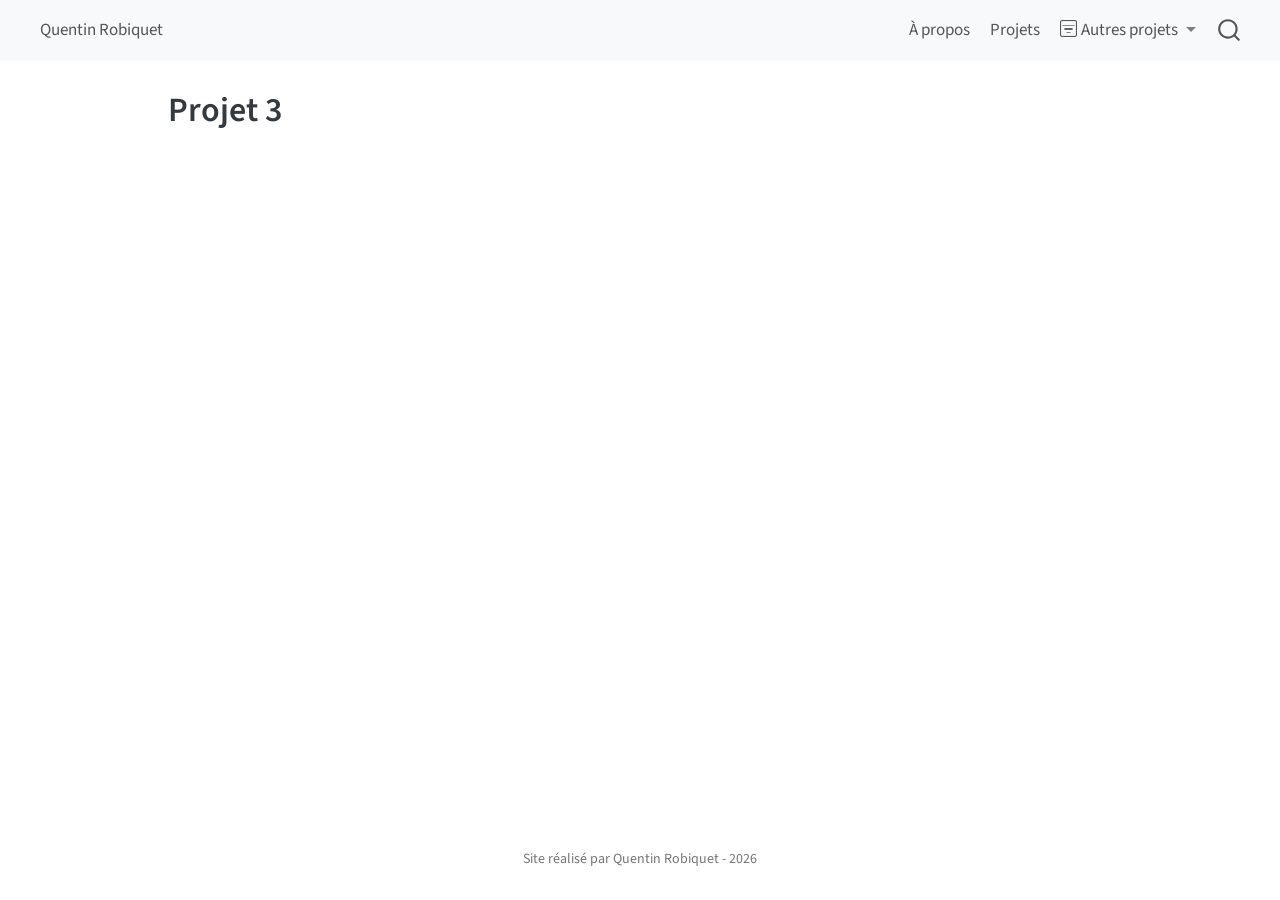
<file: projects/Projet 3.html>
<!DOCTYPE html>
<html xmlns="http://www.w3.org/1999/xhtml" lang="en" xml:lang="en"><head>

<meta charset="utf-8">
<meta name="generator" content="quarto-1.10.19">

<meta name="viewport" content="width=device-width, initial-scale=1.0, user-scalable=yes">


<title>Projet 3</title>
<style>
/* Default styles provided by pandoc.
** See https://pandoc.org/MANUAL.html#variables-for-html for config info.
*/
span.smallcaps{font-variant: small-caps;}
div.columns{display: flex; gap: 1.5em;}
div.column{flex: auto;}
@media screen {
div.columns{gap: min(4vw, 1.5em);}
div.column{overflow-x: auto;}
}
div.hanging-indent{margin-left: 1.5em; text-indent: -1.5em;}
ul.task-list{list-style: none;}
ul.task-list li input[type="checkbox"] {
  width: 0.8em;
  margin: 0 0.8em 0.2em -1em; /* quarto-specific, see https://github.com/quarto-dev/quarto-cli/issues/4556 */ 
  vertical-align: middle;
}
</style>


<script src="../site_libs/quarto-nav/quarto-nav.js"></script>
<script src="../site_libs/quarto-nav/headroom.min.js"></script>
<script src="../site_libs/clipboard/clipboard.min.js"></script>
<script src="../site_libs/quarto-search/autocomplete.umd.js"></script>
<script src="../site_libs/quarto-search/fuse.min.js"></script>
<script src="../site_libs/quarto-search/quarto-search.js"></script>
<meta name="quarto:offset" content="../">
<script src="../site_libs/quarto-html/quarto.js" type="module"></script>
<script src="../site_libs/quarto-html/tabsets/tabsets.js" type="module"></script>
<script src="../site_libs/quarto-html/popper.min.js"></script>
<script src="../site_libs/quarto-html/tippy.umd.min.js"></script>
<script src="../site_libs/quarto-html/anchor.min.js"></script>
<link href="../site_libs/quarto-html/tippy.css" rel="stylesheet">
<link href="../site_libs/quarto-html/quarto-syntax-highlighting-bf27225e3a48a9273f3daa8f8e829971.css" rel="stylesheet" id="quarto-text-highlighting-styles">
<script src="../site_libs/bootstrap/bootstrap.min.js"></script>
<link href="../site_libs/bootstrap/bootstrap-icons.css" rel="stylesheet">
<link href="../site_libs/bootstrap/bootstrap-172ba59bd5e0b52282274ba0c0cc16fc.min.css" rel="stylesheet" append-hash="true" id="quarto-bootstrap" data-mode="light">
<script id="quarto-search-options" type="application/json">{
  "location": "navbar",
  "copy-button": false,
  "collapse-after": 3,
  "panel-placement": "end",
  "type": "overlay",
  "limit": 50,
  "keyboard-shortcut": [
    "f",
    "/",
    "s"
  ],
  "show-item-context": false,
  "language": {
    "search-no-results-text": "No results",
    "search-matching-documents-text": "matching documents",
    "search-copy-link-title": "Copy link to search",
    "search-hide-matches-text": "Hide additional matches",
    "search-more-match-text": "more match in this document",
    "search-more-matches-text": "more matches in this document",
    "search-clear-button-title": "Clear",
    "search-text-placeholder": "",
    "search-detached-cancel-button-title": "Cancel",
    "search-submit-button-title": "Submit",
    "search-label": "Search"
  }
}</script>


<link rel="stylesheet" href="../styles.css">
</head>

<body class="nav-fixed quarto-light">

<div id="quarto-search-results"></div>
  <header id="quarto-header" class="headroom fixed-top">
    <nav class="navbar navbar-expand-lg " data-bs-theme="dark">
      <div class="navbar-container container-fluid">
            <div id="quarto-search" class="" title="Search"></div>
          <button class="navbar-toggler" type="button" data-bs-toggle="collapse" data-bs-target="#navbarCollapse" aria-controls="navbarCollapse" role="menu" aria-expanded="false" aria-label="Toggle navigation" onclick="if (window.quartoToggleHeadroom) { window.quartoToggleHeadroom(); }">
  <span class="navbar-toggler-icon"></span>
</button>
          <div class="collapse navbar-collapse" id="navbarCollapse">
            <ul class="navbar-nav navbar-nav-scroll me-auto">
  <li class="nav-item">
    <a class="nav-link" href="../index.html"> 
<span class="menu-text">Quentin Robiquet</span></a>
  </li>  
</ul>
            <ul class="navbar-nav navbar-nav-scroll ms-auto">
  <li class="nav-item">
    <a class="nav-link" href="../about.html"> 
<span class="menu-text">À propos</span></a>
  </li>  
  <li class="nav-item">
    <a class="nav-link" href="../projets.html"> 
<span class="menu-text">Projets</span></a>
  </li>  
  <li class="nav-item dropdown ">
    <a class="nav-link dropdown-toggle" href="#" id="nav-menu-autres-projets" role="link" data-bs-toggle="dropdown" aria-expanded="false">
      <i class="bi bi-filter-square" role="img">
</i> 
 <span class="menu-text">Autres projets</span>
    </a>
    <ul class="dropdown-menu dropdown-menu-end" aria-labelledby="nav-menu-autres-projets">    
        <li>
    <a class="dropdown-item" href="../autres_pages/Autre 1.html">
 <span class="dropdown-text">Coucou 1</span></a>
  </li>  
        <li>
    <a class="dropdown-item" href="../autres_pages/Autre 2.html">
 <span class="dropdown-text">Coucou 2</span></a>
  </li>  
        <li>
    <a class="dropdown-item" href="../loyer06.qmd"><i class="bi bi-key-fill" role="img">
</i> 
 <span class="dropdown-text">Carte des loyers 2025</span></a>
  </li>  
    </ul>
  </li>
</ul>
          </div> <!-- /navcollapse -->
            <div class="quarto-navbar-tools">
</div>
      </div> <!-- /container-fluid -->
    </nav>
</header>
<!-- content -->
<div id="quarto-content" class="quarto-container page-columns page-rows-contents page-layout-article page-navbar">
<!-- sidebar -->
<!-- margin-sidebar -->
    <div id="quarto-margin-sidebar" class="sidebar margin-sidebar zindex-bottom">
        
    </div>
<!-- main -->
<main class="content" id="quarto-document-content">

<header id="title-block-header" class="quarto-title-block default">
<div class="quarto-title">
<h1 class="title">Projet 3</h1>
</div>



<div class="quarto-title-meta">

    
  
    
  </div>
  


</header>





</main> <!-- /main -->
<script id="quarto-html-after-body" type="application/javascript">
  window.document.addEventListener("DOMContentLoaded", function (event) {
    const icon = "";
    const anchorJS = new window.AnchorJS();
    anchorJS.options = {
      placement: 'right',
      icon: icon
    };
    anchorJS.add('.anchored');
    const isCodeAnnotation = (el) => {
      for (const clz of el.classList) {
        if (clz.startsWith('code-annotation-')) {                     
          return true;
        }
      }
      return false;
    }
    const onCopySuccess = function(e) {
      // button target
      const button = e.trigger;
      // don't keep focus
      button.blur();
      // flash "checked"
      button.classList.add('code-copy-button-checked');
      var currentTitle = button.getAttribute("title");
      button.setAttribute("title", "Copied!");
      let tooltip;
      if (window.bootstrap) {
        button.setAttribute("data-bs-toggle", "tooltip");
        button.setAttribute("data-bs-placement", "left");
        button.setAttribute("data-bs-title", "Copied!");
        tooltip = new bootstrap.Tooltip(button, 
          { trigger: "manual", 
            customClass: "code-copy-button-tooltip",
            offset: [0, -8]});
        tooltip.show();    
      }
      setTimeout(function() {
        if (tooltip) {
          tooltip.hide();
          button.removeAttribute("data-bs-title");
          button.removeAttribute("data-bs-toggle");
          button.removeAttribute("data-bs-placement");
        }
        button.setAttribute("title", currentTitle);
        button.classList.remove('code-copy-button-checked');
      }, 1000);
      // clear code selection
      e.clearSelection();
    }
    const getTextToCopy = function(trigger) {
      const outerScaffold = trigger.parentElement.cloneNode(true);
      const codeEl = outerScaffold.querySelector('code');
      for (const childEl of codeEl.children) {
        if (isCodeAnnotation(childEl)) {
          childEl.remove();
        }
      }
      return codeEl.innerText;
    }
    const clipboard = new window.ClipboardJS('.code-copy-button:not([data-in-quarto-modal])', {
      text: getTextToCopy
    });
    clipboard.on('success', onCopySuccess);
    if (window.document.getElementById('quarto-embedded-source-code-modal')) {
      const clipboardModal = new window.ClipboardJS('.code-copy-button[data-in-quarto-modal]', {
        text: getTextToCopy,
        container: window.document.getElementById('quarto-embedded-source-code-modal')
      });
      clipboardModal.on('success', onCopySuccess);
    }
      var localhostRegex = new RegExp(/^(?:http|https):\/\/localhost\:?[0-9]*\//);
      var mailtoRegex = new RegExp(/^mailto:/);
        var filterRegex = new RegExp('/' + window.location.host + '/');
      var isInternal = (href) => {
          return filterRegex.test(href) || localhostRegex.test(href) || mailtoRegex.test(href);
      }
      // Inspect non-navigation links and adorn them if external
     var links = window.document.querySelectorAll('a[href]:not(.nav-link):not(.navbar-brand):not(.toc-action):not(.sidebar-link):not(.sidebar-item-toggle):not(.pagination-link):not(.no-external):not([aria-hidden]):not(.dropdown-item):not(.quarto-navigation-tool):not(.about-link)');
      for (var i=0; i<links.length; i++) {
        const link = links[i];
        if (!isInternal(link.href)) {
          // undo the damage that might have been done by quarto-nav.js in the case of
          // links that we want to consider external
          if (link.dataset.originalHref !== undefined) {
            link.href = link.dataset.originalHref;
          }
        }
      }
    function tippyHover(el, contentFn, onTriggerFn, onUntriggerFn) {
      const config = {
        allowHTML: true,
        maxWidth: 500,
        delay: 100,
        arrow: false,
        appendTo: function(el) {
            return el.parentElement;
        },
        interactive: true,
        interactiveBorder: 10,
        theme: 'quarto',
        placement: 'bottom-start',
      };
      if (contentFn) {
        config.content = contentFn;
      }
      if (onTriggerFn) {
        config.onTrigger = onTriggerFn;
      }
      if (onUntriggerFn) {
        config.onUntrigger = onUntriggerFn;
      }
      window.tippy(el, config); 
    }
    const noterefs = window.document.querySelectorAll('a[role="doc-noteref"]');
    for (var i=0; i<noterefs.length; i++) {
      const ref = noterefs[i];
      tippyHover(ref, function() {
        // use id or data attribute instead here
        let href = ref.getAttribute('data-footnote-href') || ref.getAttribute('href');
        try { href = new URL(href).hash; } catch {}
        const id = href.replace(/^#\/?/, "");
        const note = window.document.getElementById(id);
        if (note) {
          return note.innerHTML;
        } else {
          return "";
        }
      });
    }
    const xrefs = window.document.querySelectorAll('a.quarto-xref');
    const processXRef = (id, note) => {
      // Strip column container classes
      const stripColumnClz = (el) => {
        el.classList.remove("page-full", "page-columns");
        if (el.children) {
          for (const child of el.children) {
            stripColumnClz(child);
          }
        }
      }
      stripColumnClz(note)
      if (id === null || id.startsWith('sec-')) {
        // Special case sections, only their first couple elements
        const container = document.createElement("div");
        if (note.children && note.children.length > 2) {
          container.appendChild(note.children[0].cloneNode(true));
          for (let i = 1; i < note.children.length; i++) {
            const child = note.children[i];
            if (child.tagName === "P" && child.innerText === "") {
              continue;
            } else {
              container.appendChild(child.cloneNode(true));
              break;
            }
          }
          if (window.Quarto?.typesetMath) {
            window.Quarto.typesetMath(container);
          }
          return container.innerHTML
        } else {
          if (window.Quarto?.typesetMath) {
            window.Quarto.typesetMath(note);
          }
          return note.innerHTML;
        }
      } else {
        // Remove any anchor links if they are present
        const anchorLink = note.querySelector('a.anchorjs-link');
        if (anchorLink) {
          anchorLink.remove();
        }
        if (window.Quarto?.typesetMath) {
          window.Quarto.typesetMath(note);
        }
        if (note.classList.contains("callout")) {
          return note.outerHTML;
        } else {
          return note.innerHTML;
        }
      }
    }
    for (var i=0; i<xrefs.length; i++) {
      const xref = xrefs[i];
      tippyHover(xref, undefined, function(instance) {
        instance.disable();
        let url = xref.getAttribute('href');
        let hash = undefined; 
        if (url.startsWith('#')) {
          hash = url;
        } else {
          try { hash = new URL(url).hash; } catch {}
        }
        if (hash) {
          const id = hash.replace(/^#\/?/, "");
          const note = window.document.getElementById(id);
          if (note !== null) {
            try {
              const html = processXRef(id, note.cloneNode(true));
              instance.setContent(html);
            } finally {
              instance.enable();
              instance.show();
            }
          } else {
            // See if we can fetch this
            fetch(url.split('#')[0])
            .then(res => res.text())
            .then(html => {
              const parser = new DOMParser();
              const htmlDoc = parser.parseFromString(html, "text/html");
              const note = htmlDoc.getElementById(id);
              if (note !== null) {
                const html = processXRef(id, note);
                instance.setContent(html);
              } 
            }).finally(() => {
              instance.enable();
              instance.show();
            });
          }
        } else {
          // See if we can fetch a full url (with no hash to target)
          // This is a special case and we should probably do some content thinning / targeting
          fetch(url)
          .then(res => res.text())
          .then(html => {
            const parser = new DOMParser();
            const htmlDoc = parser.parseFromString(html, "text/html");
            const note = htmlDoc.querySelector('main.content');
            if (note !== null) {
              // This should only happen for chapter cross references
              // (since there is no id in the URL)
              // remove the first header
              if (note.children.length > 0 && note.children[0].tagName === "HEADER") {
                note.children[0].remove();
              }
              const html = processXRef(null, note);
              instance.setContent(html);
            } 
          }).finally(() => {
            instance.enable();
            instance.show();
          });
        }
      }, function(instance) {
      });
    }
        let selectedAnnoteEl;
        const selectorForAnnotation = ( cell, annotation) => {
          let cellAttr = 'data-code-cell="' + cell + '"';
          let lineAttr = 'data-code-annotation="' +  annotation + '"';
          const selector = 'span[' + cellAttr + '][' + lineAttr + ']';
          return selector;
        }
        const selectCodeLines = (annoteEl) => {
          const doc = window.document;
          const targetCell = annoteEl.getAttribute("data-target-cell");
          const targetAnnotation = annoteEl.getAttribute("data-target-annotation");
          const annoteSpan = window.document.querySelector(selectorForAnnotation(targetCell, targetAnnotation));
          const lines = annoteSpan.getAttribute("data-code-lines").split(",");
          const lineIds = lines.map((line) => {
            return targetCell + "-" + line;
          })
          let top = null;
          let height = null;
          let parent = null;
          if (lineIds.length > 0) {
              //compute the position of the single el (top and bottom and make a div)
              const el = window.document.getElementById(lineIds[0]);
              top = el.offsetTop;
              height = el.offsetHeight;
              parent = el.parentElement.parentElement;
            if (lineIds.length > 1) {
              const lastEl = window.document.getElementById(lineIds[lineIds.length - 1]);
              const bottom = lastEl.offsetTop + lastEl.offsetHeight;
              height = bottom - top;
            }
            if (top !== null && height !== null && parent !== null) {
              // cook up a div (if necessary) and position it 
              let div = window.document.getElementById("code-annotation-line-highlight");
              if (div === null) {
                div = window.document.createElement("div");
                div.setAttribute("id", "code-annotation-line-highlight");
                div.style.position = 'absolute';
                parent.appendChild(div);
              }
              div.style.top = top - 2 + "px";
              div.style.height = height + 4 + "px";
              div.style.left = 0;
              let gutterDiv = window.document.getElementById("code-annotation-line-highlight-gutter");
              if (gutterDiv === null) {
                gutterDiv = window.document.createElement("div");
                gutterDiv.setAttribute("id", "code-annotation-line-highlight-gutter");
                gutterDiv.style.position = 'absolute';
                const codeCell = window.document.getElementById(targetCell);
                const gutter = codeCell.querySelector('.code-annotation-gutter');
                gutter.appendChild(gutterDiv);
              }
              gutterDiv.style.top = top - 2 + "px";
              gutterDiv.style.height = height + 4 + "px";
            }
            selectedAnnoteEl = annoteEl;
          }
        };
        const unselectCodeLines = () => {
          const elementsIds = ["code-annotation-line-highlight", "code-annotation-line-highlight-gutter"];
          elementsIds.forEach((elId) => {
            const div = window.document.getElementById(elId);
            if (div) {
              div.remove();
            }
          });
          selectedAnnoteEl = undefined;
        };
          // Handle positioning of the toggle
      window.addEventListener(
        "resize",
        throttle(() => {
          elRect = undefined;
          if (selectedAnnoteEl) {
            selectCodeLines(selectedAnnoteEl);
          }
        }, 10)
      );
      function throttle(fn, ms) {
      let throttle = false;
      let timer;
        return (...args) => {
          if(!throttle) { // first call gets through
              fn.apply(this, args);
              throttle = true;
          } else { // all the others get throttled
              if(timer) clearTimeout(timer); // cancel #2
              timer = setTimeout(() => {
                fn.apply(this, args);
                timer = throttle = false;
              }, ms);
          }
        };
      }
        // Attach click handler to the DT
        const annoteDls = window.document.querySelectorAll('dt[data-target-cell]');
        for (const annoteDlNode of annoteDls) {
          annoteDlNode.addEventListener('click', (event) => {
            const clickedEl = event.target;
            if (clickedEl !== selectedAnnoteEl) {
              unselectCodeLines();
              const activeEl = window.document.querySelector('dt[data-target-cell].code-annotation-active');
              if (activeEl) {
                activeEl.classList.remove('code-annotation-active');
              }
              selectCodeLines(clickedEl);
              clickedEl.classList.add('code-annotation-active');
            } else {
              // Unselect the line
              unselectCodeLines();
              clickedEl.classList.remove('code-annotation-active');
            }
          });
        }
    const findCites = (el) => {
      const parentEl = el.parentElement;
      if (parentEl) {
        const cites = parentEl.dataset.cites;
        if (cites) {
          return {
            el,
            cites: cites.split(' ')
          };
        } else {
          return findCites(el.parentElement)
        }
      } else {
        return undefined;
      }
    };
    var bibliorefs = window.document.querySelectorAll('a[role="doc-biblioref"]');
    for (var i=0; i<bibliorefs.length; i++) {
      const ref = bibliorefs[i];
      const citeInfo = findCites(ref);
      if (citeInfo) {
        tippyHover(citeInfo.el, function() {
          var popup = window.document.createElement('div');
          citeInfo.cites.forEach(function(cite) {
            var citeDiv = window.document.createElement('div');
            citeDiv.classList.add('hanging-indent');
            citeDiv.classList.add('csl-entry');
            var biblioDiv = window.document.getElementById('ref-' + cite);
            if (biblioDiv) {
              citeDiv.innerHTML = biblioDiv.innerHTML;
            }
            popup.appendChild(citeDiv);
          });
          return popup.innerHTML;
        });
      }
    }
  });
  </script>
</div> <!-- /content -->
<footer class="footer">
  <div class="nav-footer">
    <div class="nav-footer-left">
      &nbsp;
    </div>   
    <div class="nav-footer-center">
<p>Site réalisé par Quentin Robiquet - 2026</p>
</div>
    <div class="nav-footer-right">
      &nbsp;
    </div>
  </div>
</footer>




</body></html>
</file>
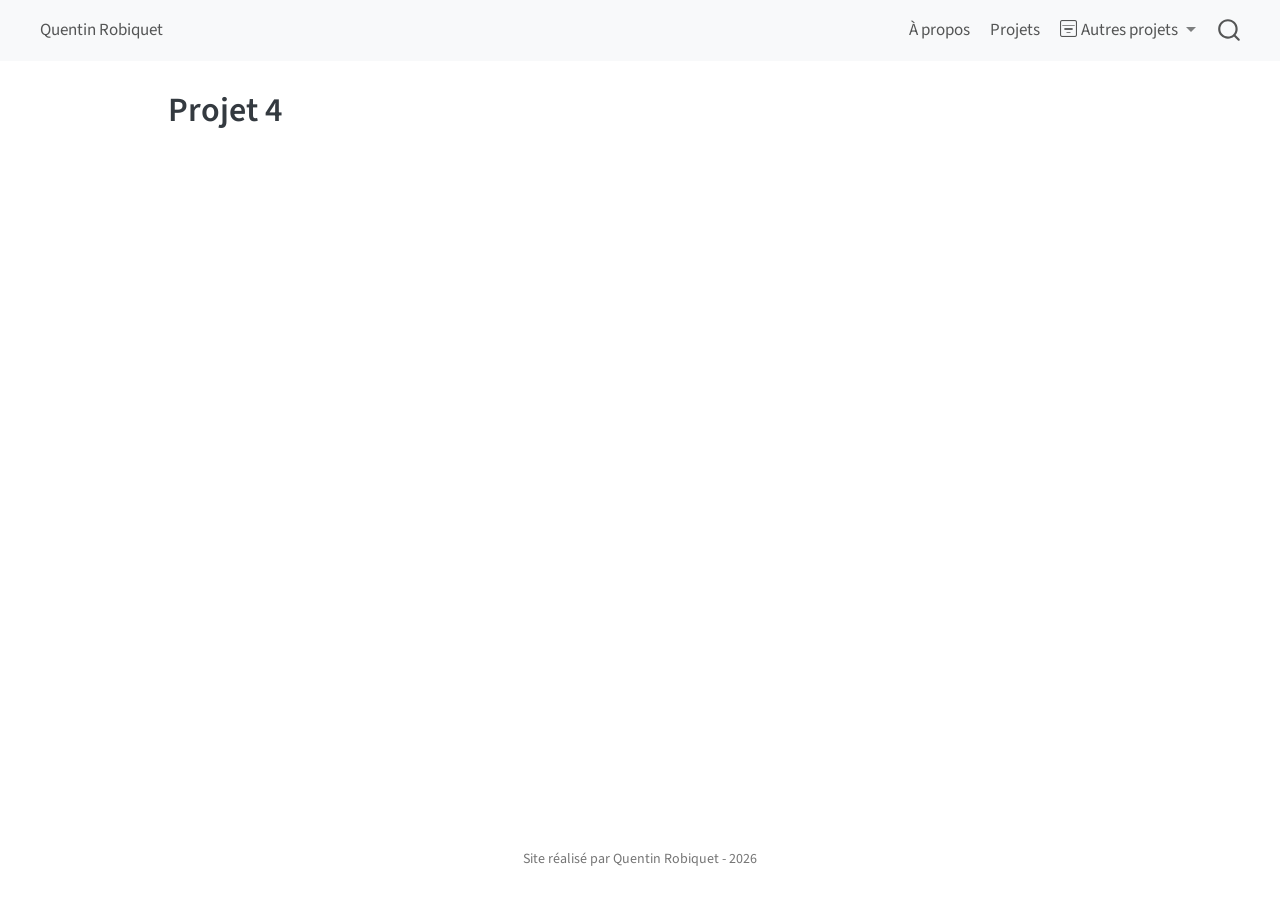
<file: projects/Projet 4.html>
<!DOCTYPE html>
<html xmlns="http://www.w3.org/1999/xhtml" lang="en" xml:lang="en"><head>

<meta charset="utf-8">
<meta name="generator" content="quarto-1.10.19">

<meta name="viewport" content="width=device-width, initial-scale=1.0, user-scalable=yes">


<title>Projet 4</title>
<style>
/* Default styles provided by pandoc.
** See https://pandoc.org/MANUAL.html#variables-for-html for config info.
*/
span.smallcaps{font-variant: small-caps;}
div.columns{display: flex; gap: 1.5em;}
div.column{flex: auto;}
@media screen {
div.columns{gap: min(4vw, 1.5em);}
div.column{overflow-x: auto;}
}
div.hanging-indent{margin-left: 1.5em; text-indent: -1.5em;}
ul.task-list{list-style: none;}
ul.task-list li input[type="checkbox"] {
  width: 0.8em;
  margin: 0 0.8em 0.2em -1em; /* quarto-specific, see https://github.com/quarto-dev/quarto-cli/issues/4556 */ 
  vertical-align: middle;
}
</style>


<script src="../site_libs/quarto-nav/quarto-nav.js"></script>
<script src="../site_libs/quarto-nav/headroom.min.js"></script>
<script src="../site_libs/clipboard/clipboard.min.js"></script>
<script src="../site_libs/quarto-search/autocomplete.umd.js"></script>
<script src="../site_libs/quarto-search/fuse.min.js"></script>
<script src="../site_libs/quarto-search/quarto-search.js"></script>
<meta name="quarto:offset" content="../">
<script src="../site_libs/quarto-html/quarto.js" type="module"></script>
<script src="../site_libs/quarto-html/tabsets/tabsets.js" type="module"></script>
<script src="../site_libs/quarto-html/popper.min.js"></script>
<script src="../site_libs/quarto-html/tippy.umd.min.js"></script>
<script src="../site_libs/quarto-html/anchor.min.js"></script>
<link href="../site_libs/quarto-html/tippy.css" rel="stylesheet">
<link href="../site_libs/quarto-html/quarto-syntax-highlighting-bf27225e3a48a9273f3daa8f8e829971.css" rel="stylesheet" id="quarto-text-highlighting-styles">
<script src="../site_libs/bootstrap/bootstrap.min.js"></script>
<link href="../site_libs/bootstrap/bootstrap-icons.css" rel="stylesheet">
<link href="../site_libs/bootstrap/bootstrap-172ba59bd5e0b52282274ba0c0cc16fc.min.css" rel="stylesheet" append-hash="true" id="quarto-bootstrap" data-mode="light">
<script id="quarto-search-options" type="application/json">{
  "location": "navbar",
  "copy-button": false,
  "collapse-after": 3,
  "panel-placement": "end",
  "type": "overlay",
  "limit": 50,
  "keyboard-shortcut": [
    "f",
    "/",
    "s"
  ],
  "show-item-context": false,
  "language": {
    "search-no-results-text": "No results",
    "search-matching-documents-text": "matching documents",
    "search-copy-link-title": "Copy link to search",
    "search-hide-matches-text": "Hide additional matches",
    "search-more-match-text": "more match in this document",
    "search-more-matches-text": "more matches in this document",
    "search-clear-button-title": "Clear",
    "search-text-placeholder": "",
    "search-detached-cancel-button-title": "Cancel",
    "search-submit-button-title": "Submit",
    "search-label": "Search"
  }
}</script>


<link rel="stylesheet" href="../styles.css">
</head>

<body class="nav-fixed quarto-light">

<div id="quarto-search-results"></div>
  <header id="quarto-header" class="headroom fixed-top">
    <nav class="navbar navbar-expand-lg " data-bs-theme="dark">
      <div class="navbar-container container-fluid">
            <div id="quarto-search" class="" title="Search"></div>
          <button class="navbar-toggler" type="button" data-bs-toggle="collapse" data-bs-target="#navbarCollapse" aria-controls="navbarCollapse" role="menu" aria-expanded="false" aria-label="Toggle navigation" onclick="if (window.quartoToggleHeadroom) { window.quartoToggleHeadroom(); }">
  <span class="navbar-toggler-icon"></span>
</button>
          <div class="collapse navbar-collapse" id="navbarCollapse">
            <ul class="navbar-nav navbar-nav-scroll me-auto">
  <li class="nav-item">
    <a class="nav-link" href="../index.html"> 
<span class="menu-text">Quentin Robiquet</span></a>
  </li>  
</ul>
            <ul class="navbar-nav navbar-nav-scroll ms-auto">
  <li class="nav-item">
    <a class="nav-link" href="../about.html"> 
<span class="menu-text">À propos</span></a>
  </li>  
  <li class="nav-item">
    <a class="nav-link" href="../projets.html"> 
<span class="menu-text">Projets</span></a>
  </li>  
  <li class="nav-item dropdown ">
    <a class="nav-link dropdown-toggle" href="#" id="nav-menu-autres-projets" role="link" data-bs-toggle="dropdown" aria-expanded="false">
      <i class="bi bi-filter-square" role="img">
</i> 
 <span class="menu-text">Autres projets</span>
    </a>
    <ul class="dropdown-menu dropdown-menu-end" aria-labelledby="nav-menu-autres-projets">    
        <li>
    <a class="dropdown-item" href="../autres_pages/Autre 1.html">
 <span class="dropdown-text">Coucou 1</span></a>
  </li>  
        <li>
    <a class="dropdown-item" href="../autres_pages/Autre 2.html">
 <span class="dropdown-text">Coucou 2</span></a>
  </li>  
        <li>
    <a class="dropdown-item" href="../loyer06.qmd"><i class="bi bi-key-fill" role="img">
</i> 
 <span class="dropdown-text">Carte des loyers 2025</span></a>
  </li>  
    </ul>
  </li>
</ul>
          </div> <!-- /navcollapse -->
            <div class="quarto-navbar-tools">
</div>
      </div> <!-- /container-fluid -->
    </nav>
</header>
<!-- content -->
<div id="quarto-content" class="quarto-container page-columns page-rows-contents page-layout-article page-navbar">
<!-- sidebar -->
<!-- margin-sidebar -->
    <div id="quarto-margin-sidebar" class="sidebar margin-sidebar zindex-bottom">
        
    </div>
<!-- main -->
<main class="content" id="quarto-document-content">

<header id="title-block-header" class="quarto-title-block default">
<div class="quarto-title">
<h1 class="title">Projet 4</h1>
</div>



<div class="quarto-title-meta">

    
  
    
  </div>
  


</header>





</main> <!-- /main -->
<script id="quarto-html-after-body" type="application/javascript">
  window.document.addEventListener("DOMContentLoaded", function (event) {
    const icon = "";
    const anchorJS = new window.AnchorJS();
    anchorJS.options = {
      placement: 'right',
      icon: icon
    };
    anchorJS.add('.anchored');
    const isCodeAnnotation = (el) => {
      for (const clz of el.classList) {
        if (clz.startsWith('code-annotation-')) {                     
          return true;
        }
      }
      return false;
    }
    const onCopySuccess = function(e) {
      // button target
      const button = e.trigger;
      // don't keep focus
      button.blur();
      // flash "checked"
      button.classList.add('code-copy-button-checked');
      var currentTitle = button.getAttribute("title");
      button.setAttribute("title", "Copied!");
      let tooltip;
      if (window.bootstrap) {
        button.setAttribute("data-bs-toggle", "tooltip");
        button.setAttribute("data-bs-placement", "left");
        button.setAttribute("data-bs-title", "Copied!");
        tooltip = new bootstrap.Tooltip(button, 
          { trigger: "manual", 
            customClass: "code-copy-button-tooltip",
            offset: [0, -8]});
        tooltip.show();    
      }
      setTimeout(function() {
        if (tooltip) {
          tooltip.hide();
          button.removeAttribute("data-bs-title");
          button.removeAttribute("data-bs-toggle");
          button.removeAttribute("data-bs-placement");
        }
        button.setAttribute("title", currentTitle);
        button.classList.remove('code-copy-button-checked');
      }, 1000);
      // clear code selection
      e.clearSelection();
    }
    const getTextToCopy = function(trigger) {
      const outerScaffold = trigger.parentElement.cloneNode(true);
      const codeEl = outerScaffold.querySelector('code');
      for (const childEl of codeEl.children) {
        if (isCodeAnnotation(childEl)) {
          childEl.remove();
        }
      }
      return codeEl.innerText;
    }
    const clipboard = new window.ClipboardJS('.code-copy-button:not([data-in-quarto-modal])', {
      text: getTextToCopy
    });
    clipboard.on('success', onCopySuccess);
    if (window.document.getElementById('quarto-embedded-source-code-modal')) {
      const clipboardModal = new window.ClipboardJS('.code-copy-button[data-in-quarto-modal]', {
        text: getTextToCopy,
        container: window.document.getElementById('quarto-embedded-source-code-modal')
      });
      clipboardModal.on('success', onCopySuccess);
    }
      var localhostRegex = new RegExp(/^(?:http|https):\/\/localhost\:?[0-9]*\//);
      var mailtoRegex = new RegExp(/^mailto:/);
        var filterRegex = new RegExp('/' + window.location.host + '/');
      var isInternal = (href) => {
          return filterRegex.test(href) || localhostRegex.test(href) || mailtoRegex.test(href);
      }
      // Inspect non-navigation links and adorn them if external
     var links = window.document.querySelectorAll('a[href]:not(.nav-link):not(.navbar-brand):not(.toc-action):not(.sidebar-link):not(.sidebar-item-toggle):not(.pagination-link):not(.no-external):not([aria-hidden]):not(.dropdown-item):not(.quarto-navigation-tool):not(.about-link)');
      for (var i=0; i<links.length; i++) {
        const link = links[i];
        if (!isInternal(link.href)) {
          // undo the damage that might have been done by quarto-nav.js in the case of
          // links that we want to consider external
          if (link.dataset.originalHref !== undefined) {
            link.href = link.dataset.originalHref;
          }
        }
      }
    function tippyHover(el, contentFn, onTriggerFn, onUntriggerFn) {
      const config = {
        allowHTML: true,
        maxWidth: 500,
        delay: 100,
        arrow: false,
        appendTo: function(el) {
            return el.parentElement;
        },
        interactive: true,
        interactiveBorder: 10,
        theme: 'quarto',
        placement: 'bottom-start',
      };
      if (contentFn) {
        config.content = contentFn;
      }
      if (onTriggerFn) {
        config.onTrigger = onTriggerFn;
      }
      if (onUntriggerFn) {
        config.onUntrigger = onUntriggerFn;
      }
      window.tippy(el, config); 
    }
    const noterefs = window.document.querySelectorAll('a[role="doc-noteref"]');
    for (var i=0; i<noterefs.length; i++) {
      const ref = noterefs[i];
      tippyHover(ref, function() {
        // use id or data attribute instead here
        let href = ref.getAttribute('data-footnote-href') || ref.getAttribute('href');
        try { href = new URL(href).hash; } catch {}
        const id = href.replace(/^#\/?/, "");
        const note = window.document.getElementById(id);
        if (note) {
          return note.innerHTML;
        } else {
          return "";
        }
      });
    }
    const xrefs = window.document.querySelectorAll('a.quarto-xref');
    const processXRef = (id, note) => {
      // Strip column container classes
      const stripColumnClz = (el) => {
        el.classList.remove("page-full", "page-columns");
        if (el.children) {
          for (const child of el.children) {
            stripColumnClz(child);
          }
        }
      }
      stripColumnClz(note)
      if (id === null || id.startsWith('sec-')) {
        // Special case sections, only their first couple elements
        const container = document.createElement("div");
        if (note.children && note.children.length > 2) {
          container.appendChild(note.children[0].cloneNode(true));
          for (let i = 1; i < note.children.length; i++) {
            const child = note.children[i];
            if (child.tagName === "P" && child.innerText === "") {
              continue;
            } else {
              container.appendChild(child.cloneNode(true));
              break;
            }
          }
          if (window.Quarto?.typesetMath) {
            window.Quarto.typesetMath(container);
          }
          return container.innerHTML
        } else {
          if (window.Quarto?.typesetMath) {
            window.Quarto.typesetMath(note);
          }
          return note.innerHTML;
        }
      } else {
        // Remove any anchor links if they are present
        const anchorLink = note.querySelector('a.anchorjs-link');
        if (anchorLink) {
          anchorLink.remove();
        }
        if (window.Quarto?.typesetMath) {
          window.Quarto.typesetMath(note);
        }
        if (note.classList.contains("callout")) {
          return note.outerHTML;
        } else {
          return note.innerHTML;
        }
      }
    }
    for (var i=0; i<xrefs.length; i++) {
      const xref = xrefs[i];
      tippyHover(xref, undefined, function(instance) {
        instance.disable();
        let url = xref.getAttribute('href');
        let hash = undefined; 
        if (url.startsWith('#')) {
          hash = url;
        } else {
          try { hash = new URL(url).hash; } catch {}
        }
        if (hash) {
          const id = hash.replace(/^#\/?/, "");
          const note = window.document.getElementById(id);
          if (note !== null) {
            try {
              const html = processXRef(id, note.cloneNode(true));
              instance.setContent(html);
            } finally {
              instance.enable();
              instance.show();
            }
          } else {
            // See if we can fetch this
            fetch(url.split('#')[0])
            .then(res => res.text())
            .then(html => {
              const parser = new DOMParser();
              const htmlDoc = parser.parseFromString(html, "text/html");
              const note = htmlDoc.getElementById(id);
              if (note !== null) {
                const html = processXRef(id, note);
                instance.setContent(html);
              } 
            }).finally(() => {
              instance.enable();
              instance.show();
            });
          }
        } else {
          // See if we can fetch a full url (with no hash to target)
          // This is a special case and we should probably do some content thinning / targeting
          fetch(url)
          .then(res => res.text())
          .then(html => {
            const parser = new DOMParser();
            const htmlDoc = parser.parseFromString(html, "text/html");
            const note = htmlDoc.querySelector('main.content');
            if (note !== null) {
              // This should only happen for chapter cross references
              // (since there is no id in the URL)
              // remove the first header
              if (note.children.length > 0 && note.children[0].tagName === "HEADER") {
                note.children[0].remove();
              }
              const html = processXRef(null, note);
              instance.setContent(html);
            } 
          }).finally(() => {
            instance.enable();
            instance.show();
          });
        }
      }, function(instance) {
      });
    }
        let selectedAnnoteEl;
        const selectorForAnnotation = ( cell, annotation) => {
          let cellAttr = 'data-code-cell="' + cell + '"';
          let lineAttr = 'data-code-annotation="' +  annotation + '"';
          const selector = 'span[' + cellAttr + '][' + lineAttr + ']';
          return selector;
        }
        const selectCodeLines = (annoteEl) => {
          const doc = window.document;
          const targetCell = annoteEl.getAttribute("data-target-cell");
          const targetAnnotation = annoteEl.getAttribute("data-target-annotation");
          const annoteSpan = window.document.querySelector(selectorForAnnotation(targetCell, targetAnnotation));
          const lines = annoteSpan.getAttribute("data-code-lines").split(",");
          const lineIds = lines.map((line) => {
            return targetCell + "-" + line;
          })
          let top = null;
          let height = null;
          let parent = null;
          if (lineIds.length > 0) {
              //compute the position of the single el (top and bottom and make a div)
              const el = window.document.getElementById(lineIds[0]);
              top = el.offsetTop;
              height = el.offsetHeight;
              parent = el.parentElement.parentElement;
            if (lineIds.length > 1) {
              const lastEl = window.document.getElementById(lineIds[lineIds.length - 1]);
              const bottom = lastEl.offsetTop + lastEl.offsetHeight;
              height = bottom - top;
            }
            if (top !== null && height !== null && parent !== null) {
              // cook up a div (if necessary) and position it 
              let div = window.document.getElementById("code-annotation-line-highlight");
              if (div === null) {
                div = window.document.createElement("div");
                div.setAttribute("id", "code-annotation-line-highlight");
                div.style.position = 'absolute';
                parent.appendChild(div);
              }
              div.style.top = top - 2 + "px";
              div.style.height = height + 4 + "px";
              div.style.left = 0;
              let gutterDiv = window.document.getElementById("code-annotation-line-highlight-gutter");
              if (gutterDiv === null) {
                gutterDiv = window.document.createElement("div");
                gutterDiv.setAttribute("id", "code-annotation-line-highlight-gutter");
                gutterDiv.style.position = 'absolute';
                const codeCell = window.document.getElementById(targetCell);
                const gutter = codeCell.querySelector('.code-annotation-gutter');
                gutter.appendChild(gutterDiv);
              }
              gutterDiv.style.top = top - 2 + "px";
              gutterDiv.style.height = height + 4 + "px";
            }
            selectedAnnoteEl = annoteEl;
          }
        };
        const unselectCodeLines = () => {
          const elementsIds = ["code-annotation-line-highlight", "code-annotation-line-highlight-gutter"];
          elementsIds.forEach((elId) => {
            const div = window.document.getElementById(elId);
            if (div) {
              div.remove();
            }
          });
          selectedAnnoteEl = undefined;
        };
          // Handle positioning of the toggle
      window.addEventListener(
        "resize",
        throttle(() => {
          elRect = undefined;
          if (selectedAnnoteEl) {
            selectCodeLines(selectedAnnoteEl);
          }
        }, 10)
      );
      function throttle(fn, ms) {
      let throttle = false;
      let timer;
        return (...args) => {
          if(!throttle) { // first call gets through
              fn.apply(this, args);
              throttle = true;
          } else { // all the others get throttled
              if(timer) clearTimeout(timer); // cancel #2
              timer = setTimeout(() => {
                fn.apply(this, args);
                timer = throttle = false;
              }, ms);
          }
        };
      }
        // Attach click handler to the DT
        const annoteDls = window.document.querySelectorAll('dt[data-target-cell]');
        for (const annoteDlNode of annoteDls) {
          annoteDlNode.addEventListener('click', (event) => {
            const clickedEl = event.target;
            if (clickedEl !== selectedAnnoteEl) {
              unselectCodeLines();
              const activeEl = window.document.querySelector('dt[data-target-cell].code-annotation-active');
              if (activeEl) {
                activeEl.classList.remove('code-annotation-active');
              }
              selectCodeLines(clickedEl);
              clickedEl.classList.add('code-annotation-active');
            } else {
              // Unselect the line
              unselectCodeLines();
              clickedEl.classList.remove('code-annotation-active');
            }
          });
        }
    const findCites = (el) => {
      const parentEl = el.parentElement;
      if (parentEl) {
        const cites = parentEl.dataset.cites;
        if (cites) {
          return {
            el,
            cites: cites.split(' ')
          };
        } else {
          return findCites(el.parentElement)
        }
      } else {
        return undefined;
      }
    };
    var bibliorefs = window.document.querySelectorAll('a[role="doc-biblioref"]');
    for (var i=0; i<bibliorefs.length; i++) {
      const ref = bibliorefs[i];
      const citeInfo = findCites(ref);
      if (citeInfo) {
        tippyHover(citeInfo.el, function() {
          var popup = window.document.createElement('div');
          citeInfo.cites.forEach(function(cite) {
            var citeDiv = window.document.createElement('div');
            citeDiv.classList.add('hanging-indent');
            citeDiv.classList.add('csl-entry');
            var biblioDiv = window.document.getElementById('ref-' + cite);
            if (biblioDiv) {
              citeDiv.innerHTML = biblioDiv.innerHTML;
            }
            popup.appendChild(citeDiv);
          });
          return popup.innerHTML;
        });
      }
    }
  });
  </script>
</div> <!-- /content -->
<footer class="footer">
  <div class="nav-footer">
    <div class="nav-footer-left">
      &nbsp;
    </div>   
    <div class="nav-footer-center">
<p>Site réalisé par Quentin Robiquet - 2026</p>
</div>
    <div class="nav-footer-right">
      &nbsp;
    </div>
  </div>
</footer>




</body></html>
</file>
<file: site_libs/quarto-html/tippy.css>
.tippy-box[data-animation=fade][data-state=hidden]{opacity:0}[data-tippy-root]{max-width:calc(100vw - 10px)}.tippy-box{position:relative;background-color:#333;color:#fff;border-radius:4px;font-size:14px;line-height:1.4;white-space:normal;outline:0;transition-property:transform,visibility,opacity}.tippy-box[data-placement^=top]>.tippy-arrow{bottom:0}.tippy-box[data-placement^=top]>.tippy-arrow:before{bottom:-7px;left:0;border-width:8px 8px 0;border-top-color:initial;transform-origin:center top}.tippy-box[data-placement^=bottom]>.tippy-arrow{top:0}.tippy-box[data-placement^=bottom]>.tippy-arrow:before{top:-7px;left:0;border-width:0 8px 8px;border-bottom-color:initial;transform-origin:center bottom}.tippy-box[data-placement^=left]>.tippy-arrow{right:0}.tippy-box[data-placement^=left]>.tippy-arrow:before{border-width:8px 0 8px 8px;border-left-color:initial;right:-7px;transform-origin:center left}.tippy-box[data-placement^=right]>.tippy-arrow{left:0}.tippy-box[data-placement^=right]>.tippy-arrow:before{left:-7px;border-width:8px 8px 8px 0;border-right-color:initial;transform-origin:center right}.tippy-box[data-inertia][data-state=visible]{transition-timing-function:cubic-bezier(.54,1.5,.38,1.11)}.tippy-arrow{width:16px;height:16px;color:#333}.tippy-arrow:before{content:"";position:absolute;border-color:transparent;border-style:solid}.tippy-content{position:relative;padding:5px 9px;z-index:1}
</file>
<file: site_libs/quarto-html/quarto-syntax-highlighting-bf27225e3a48a9273f3daa8f8e829971.css>
/* quarto syntax highlight colors */
:root {
  --quarto-hl-ot-color: #003B4F;
  --quarto-hl-at-color: #657422;
  --quarto-hl-ss-color: #20794D;
  --quarto-hl-an-color: #5E5E5E;
  --quarto-hl-fu-color: #4758AB;
  --quarto-hl-st-color: #20794D;
  --quarto-hl-cf-color: #003B4F;
  --quarto-hl-op-color: #5E5E5E;
  --quarto-hl-er-color: #AD0000;
  --quarto-hl-bn-color: #AD0000;
  --quarto-hl-al-color: #AD0000;
  --quarto-hl-va-color: #111111;
  --quarto-hl-bu-color: inherit;
  --quarto-hl-ex-color: inherit;
  --quarto-hl-pp-color: #AD0000;
  --quarto-hl-in-color: #5E5E5E;
  --quarto-hl-vs-color: #20794D;
  --quarto-hl-wa-color: #5E5E5E;
  --quarto-hl-do-color: #5E5E5E;
  --quarto-hl-im-color: #00769E;
  --quarto-hl-ch-color: #20794D;
  --quarto-hl-dt-color: #AD0000;
  --quarto-hl-fl-color: #AD0000;
  --quarto-hl-co-color: #5E5E5E;
  --quarto-hl-cv-color: #5E5E5E;
  --quarto-hl-cn-color: #8f5902;
  --quarto-hl-sc-color: #5E5E5E;
  --quarto-hl-dv-color: #AD0000;
  --quarto-hl-kw-color: #003B4F;
}

/* other quarto variables */
:root {
  --quarto-font-monospace: SFMono-Regular, Menlo, Monaco, Consolas, "Liberation Mono", "Courier New", monospace;
}

/* syntax highlight based on Pandoc's rules */
pre > code.sourceCode > span {
  color: #003B4F;
}

code.sourceCode > span {
  color: #003B4F;
}

div.sourceCode,
div.sourceCode pre.sourceCode {
  color: #003B4F;
}

/* Normal */
code span {
  color: #003B4F;
}

/* Alert */
code span.al {
  color: #AD0000;
  font-style: inherit;
}

/* Annotation */
code span.an {
  color: #5E5E5E;
  font-style: inherit;
}

/* Attribute */
code span.at {
  color: #657422;
  font-style: inherit;
}

/* BaseN */
code span.bn {
  color: #AD0000;
  font-style: inherit;
}

/* BuiltIn */
code span.bu {
  font-style: inherit;
}

/* ControlFlow */
code span.cf {
  color: #003B4F;
  font-weight: bold;
  font-style: inherit;
}

/* Char */
code span.ch {
  color: #20794D;
  font-style: inherit;
}

/* Constant */
code span.cn {
  color: #8f5902;
  font-style: inherit;
}

/* Comment */
code span.co {
  color: #5E5E5E;
  font-style: inherit;
}

/* CommentVar */
code span.cv {
  color: #5E5E5E;
  font-style: italic;
}

/* Documentation */
code span.do {
  color: #5E5E5E;
  font-style: italic;
}

/* DataType */
code span.dt {
  color: #AD0000;
  font-style: inherit;
}

/* DecVal */
code span.dv {
  color: #AD0000;
  font-style: inherit;
}

/* Error */
code span.er {
  color: #AD0000;
  font-style: inherit;
}

/* Extension */
code span.ex {
  font-style: inherit;
}

/* Float */
code span.fl {
  color: #AD0000;
  font-style: inherit;
}

/* Function */
code span.fu {
  color: #4758AB;
  font-style: inherit;
}

/* Import */
code span.im {
  color: #00769E;
  font-style: inherit;
}

/* Information */
code span.in {
  color: #5E5E5E;
  font-style: inherit;
}

/* Keyword */
code span.kw {
  color: #003B4F;
  font-weight: bold;
  font-style: inherit;
}

/* Operator */
code span.op {
  color: #5E5E5E;
  font-style: inherit;
}

/* Other */
code span.ot {
  color: #003B4F;
  font-style: inherit;
}

/* Preprocessor */
code span.pp {
  color: #AD0000;
  font-style: inherit;
}

/* SpecialChar */
code span.sc {
  color: #5E5E5E;
  font-style: inherit;
}

/* SpecialString */
code span.ss {
  color: #20794D;
  font-style: inherit;
}

/* String */
code span.st {
  color: #20794D;
  font-style: inherit;
}

/* Variable */
code span.va {
  color: #111111;
  font-style: inherit;
}

/* VerbatimString */
code span.vs {
  color: #20794D;
  font-style: inherit;
}

/* Warning */
code span.wa {
  color: #5E5E5E;
  font-style: italic;
}

.prevent-inlining {
  content: "</";
}

/*# sourceMappingURL=8be38f48d34c45af72792cbd699585e7.css.map */
</file>
<file: site_libs/quarto-html/quarto-syntax-highlighting-dark-b626d73c4c936ccc3cb08be7d45d1df6.css>
/* quarto syntax highlight colors */
:root {
  --quarto-hl-al-color: #f07178;
  --quarto-hl-an-color: #d4d0ab;
  --quarto-hl-at-color: #00e0e0;
  --quarto-hl-bn-color: #d4d0ab;
  --quarto-hl-bu-color: #abe338;
  --quarto-hl-ch-color: #abe338;
  --quarto-hl-co-color: #f8f8f2;
  --quarto-hl-cv-color: #ffd700;
  --quarto-hl-cn-color: #ffd700;
  --quarto-hl-cf-color: #ffa07a;
  --quarto-hl-dt-color: #ffa07a;
  --quarto-hl-dv-color: #d4d0ab;
  --quarto-hl-do-color: #f8f8f2;
  --quarto-hl-er-color: #f07178;
  --quarto-hl-ex-color: #00e0e0;
  --quarto-hl-fl-color: #d4d0ab;
  --quarto-hl-fu-color: #ffa07a;
  --quarto-hl-im-color: #abe338;
  --quarto-hl-in-color: #d4d0ab;
  --quarto-hl-kw-color: #ffa07a;
  --quarto-hl-op-color: #ffa07a;
  --quarto-hl-ot-color: #00e0e0;
  --quarto-hl-pp-color: #dcc6e0;
  --quarto-hl-re-color: #00e0e0;
  --quarto-hl-sc-color: #abe338;
  --quarto-hl-ss-color: #abe338;
  --quarto-hl-st-color: #abe338;
  --quarto-hl-va-color: #00e0e0;
  --quarto-hl-vs-color: #abe338;
  --quarto-hl-wa-color: #dcc6e0;
}

/* other quarto variables */
:root {
  --quarto-font-monospace: SFMono-Regular, Menlo, Monaco, Consolas, "Liberation Mono", "Courier New", monospace;
}

/* syntax highlight based on Pandoc's rules */
pre > code.sourceCode > span {
  color: #f8f8f2;
}

code.sourceCode > span {
  color: #f8f8f2;
}

div.sourceCode,
div.sourceCode pre.sourceCode {
  color: #f8f8f2;
}

/* Normal */
code span {
  color: #f8f8f2;
}

/* Alert */
code span.al {
  color: #f07178;
}

/* Annotation */
code span.an {
  color: #d4d0ab;
}

/* Attribute */
code span.at {
  color: #00e0e0;
}

/* BaseN */
code span.bn {
  color: #d4d0ab;
}

/* BuiltIn */
code span.bu {
  color: #abe338;
}

/* ControlFlow */
code span.cf {
  font-weight: bold;
  color: #ffa07a;
}

/* Char */
code span.ch {
  color: #abe338;
}

/* Constant */
code span.cn {
  color: #ffd700;
}

/* Comment */
code span.co {
  font-style: italic;
  color: #f8f8f2;
}

/* CommentVar */
code span.cv {
  color: #ffd700;
}

/* Documentation */
code span.do {
  color: #f8f8f2;
}

/* DataType */
code span.dt {
  color: #ffa07a;
}

/* DecVal */
code span.dv {
  color: #d4d0ab;
}

/* Error */
code span.er {
  color: #f07178;
  text-decoration: underline;
}

/* Extension */
code span.ex {
  font-weight: bold;
  color: #00e0e0;
}

/* Float */
code span.fl {
  color: #d4d0ab;
}

/* Function */
code span.fu {
  color: #ffa07a;
}

/* Import */
code span.im {
  color: #abe338;
}

/* Information */
code span.in {
  color: #d4d0ab;
}

/* Keyword */
code span.kw {
  font-weight: bold;
  color: #ffa07a;
}

/* Operator */
code span.op {
  color: #ffa07a;
}

/* Other */
code span.ot {
  color: #00e0e0;
}

/* Preprocessor */
code span.pp {
  color: #dcc6e0;
}

/* RegionMarker */
code span.re {
  background-color: #f8f8f2;
  color: #00e0e0;
}

/* SpecialChar */
code span.sc {
  color: #abe338;
}

/* SpecialString */
code span.ss {
  color: #abe338;
}

/* String */
code span.st {
  color: #abe338;
}

/* Variable */
code span.va {
  color: #00e0e0;
}

/* VerbatimString */
code span.vs {
  color: #abe338;
}

/* Warning */
code span.wa {
  color: #dcc6e0;
}

.prevent-inlining {
  content: "</";
}

/*# sourceMappingURL=a269c63e8167c3ae395728e86feb0848.css.map */
</file>
<file: styles.css>
/* css styles */
.about-contents p {
    text-align: justify;
}
.quarto-about-trestles {
  max-width: 1200px;
  margin: 2em 0 0 -7em;
}
/* Justifie les paragraphes du contenu principal */
#quarto-document-content p {
  text-align: justify;
  hyphens: auto;   /* coupe les mots en fin de ligne pour éviter les grands blancs */
}
.carte-chiffre {
  text-align: center;
  padding: 1rem;
  border-radius: 8px;
  background: rgba(27, 108, 168, 0.12);
}
.chiffre {
  display: block;
  font-size: 2.2rem;
  font-weight: 700;
  color: #1b6ca8;
}
</file>
